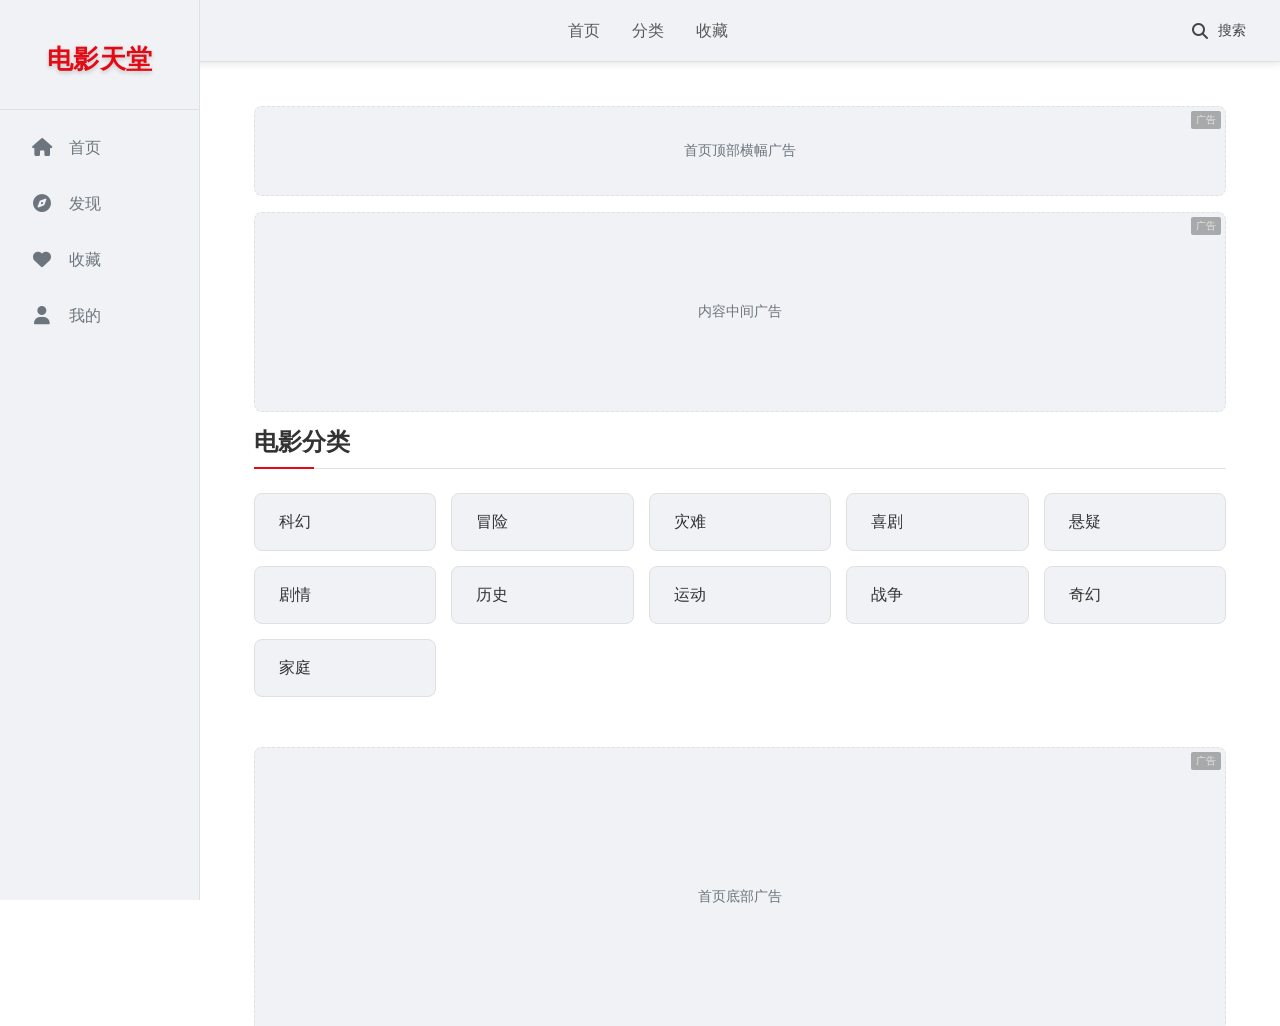
<file: index copy/index.html>
<!DOCTYPE html><html><head><meta charset="utf-8">
<meta name="viewport" content="width=device-width, initial-scale=1">
<title>电影APP</title>
<style>*,::backdrop,:after,:before{--tw-border-spacing-x:0;--tw-border-spacing-y:0;--tw-translate-x:0;--tw-translate-y:0;--tw-rotate:0;--tw-skew-x:0;--tw-skew-y:0;--tw-scale-x:1;--tw-scale-y:1;--tw-pan-x: ;--tw-pan-y: ;--tw-pinch-zoom: ;--tw-scroll-snap-strictness:proximity;--tw-gradient-from-position: ;--tw-gradient-via-position: ;--tw-gradient-to-position: ;--tw-ordinal: ;--tw-slashed-zero: ;--tw-numeric-figure: ;--tw-numeric-spacing: ;--tw-numeric-fraction: ;--tw-ring-inset: ;--tw-ring-offset-width:0px;--tw-ring-offset-color:#fff;--tw-ring-color:#3b82f680;--tw-ring-offset-shadow:0 0 #0000;--tw-ring-shadow:0 0 #0000;--tw-shadow:0 0 #0000;--tw-shadow-colored:0 0 #0000;--tw-blur: ;--tw-brightness: ;--tw-contrast: ;--tw-grayscale: ;--tw-hue-rotate: ;--tw-invert: ;--tw-saturate: ;--tw-sepia: ;--tw-drop-shadow: ;--tw-backdrop-blur: ;--tw-backdrop-brightness: ;--tw-backdrop-contrast: ;--tw-backdrop-grayscale: ;--tw-backdrop-hue-rotate: ;--tw-backdrop-invert: ;--tw-backdrop-opacity: ;--tw-backdrop-saturate: ;--tw-backdrop-sepia: ;--tw-contain-size: ;--tw-contain-layout: ;--tw-contain-paint: ;--tw-contain-style: }/*! tailwindcss v3.4.17 | MIT License | https://tailwindcss.com*/*,:after,:before{border:0 solid #e5e7eb;box-sizing:border-box}:after,:before{--tw-content:""}:host,html{line-height:1.5;-webkit-text-size-adjust:100%;font-family:ui-sans-serif,system-ui,sans-serif,Apple Color Emoji,Segoe UI Emoji,Segoe UI Symbol,Noto Color Emoji;font-feature-settings:normal;font-variation-settings:normal;-moz-tab-size:4;tab-size:4;-webkit-tap-highlight-color:transparent}body{line-height:inherit;margin:0}hr{border-top-width:1px;color:inherit;height:0}abbr:where([title]){-webkit-text-decoration:underline dotted;text-decoration:underline dotted}h1,h2,h3,h4,h5,h6{font-size:inherit;font-weight:inherit}a{color:inherit;text-decoration:inherit}b,strong{font-weight:bolder}code,kbd,pre,samp{font-family:ui-monospace,SFMono-Regular,Menlo,Monaco,Consolas,Liberation Mono,Courier New,monospace;font-feature-settings:normal;font-size:1em;font-variation-settings:normal}small{font-size:80%}sub,sup{font-size:75%;line-height:0;position:relative;vertical-align:initial}sub{bottom:-.25em}sup{top:-.5em}table{border-collapse:collapse;border-color:inherit;text-indent:0}button,input,optgroup,select,textarea{color:inherit;font-family:inherit;font-feature-settings:inherit;font-size:100%;font-variation-settings:inherit;font-weight:inherit;letter-spacing:inherit;line-height:inherit;margin:0;padding:0}button,select{text-transform:none}button,input:where([type=button]),input:where([type=reset]),input:where([type=submit]){-webkit-appearance:button;background-color:initial;background-image:none}:-moz-focusring{outline:auto}:-moz-ui-invalid{box-shadow:none}progress{vertical-align:initial}::-webkit-inner-spin-button,::-webkit-outer-spin-button{height:auto}[type=search]{-webkit-appearance:textfield;outline-offset:-2px}::-webkit-search-decoration{-webkit-appearance:none}::-webkit-file-upload-button{-webkit-appearance:button;font:inherit}summary{display:list-item}blockquote,dd,dl,figure,h1,h2,h3,h4,h5,h6,hr,p,pre{margin:0}fieldset{margin:0}fieldset,legend{padding:0}menu,ol,ul{list-style:none;margin:0;padding:0}dialog{padding:0}textarea{resize:vertical}input::placeholder,textarea::placeholder{color:#9ca3af;opacity:1}[role=button],button{cursor:pointer}:disabled{cursor:default}audio,canvas,embed,iframe,img,object,svg,video{display:block;vertical-align:middle}img,video{height:auto;max-width:100%}[hidden]:where(:not([hidden=until-found])){display:none}.container{width:100%}@media (min-width:640px){.container{max-width:640px}}@media (min-width:768px){.container{max-width:768px}}@media (min-width:1024px){.container{max-width:1024px}}@media (min-width:1280px){.container{max-width:1280px}}@media (min-width:1536px){.container{max-width:1536px}}.visible{visibility:visible}.fixed{position:fixed}.absolute{position:absolute}.relative{position:relative}.sticky{position:sticky}.bottom-0{bottom:0}.left-0{left:0}.right-0{right:0}.top-0{top:0}.z-20{z-index:20}.z-50{z-index:50}.-mx-1{margin-left:-.25rem;margin-right:-.25rem}.mx-4{margin-left:1rem;margin-right:1rem}.mx-auto{margin-left:auto;margin-right:auto}.mb-1{margin-bottom:.25rem}.mb-2{margin-bottom:.5rem}.mb-3{margin-bottom:.75rem}.mb-4{margin-bottom:1rem}.mb-6{margin-bottom:1.5rem}.mb-8{margin-bottom:2rem}.ml-1{margin-left:.25rem}.ml-5{margin-left:1.25rem}.mr-1{margin-right:.25rem}.mr-4{margin-right:1rem}.mt-1{margin-top:.25rem}.mt-2{margin-top:.5rem}.mt-4{margin-top:1rem}.mt-5{margin-top:1.25rem}.mt-6{margin-top:1.5rem}.block{display:block}.inline{display:inline}.flex{display:flex}.grid{display:grid}.hidden{display:none}.h-10{height:2.5rem}.h-14{height:3.5rem}.h-20{height:5rem}.h-36{height:9rem}.min-h-screen{min-height:100vh}.w-10{width:2.5rem}.w-14{width:3.5rem}.w-20{width:5rem}.w-full{width:100%}.min-w-\[130px\]{min-width:130px}.flex-1{flex:1 1 0%}.flex-shrink{flex-shrink:1}.flex-shrink-0{flex-shrink:0}.flex-grow,.grow{flex-grow:1}.transform{transform:translate(var(--tw-translate-x),var(--tw-translate-y)) rotate(var(--tw-rotate)) skew(var(--tw-skew-x)) skewY(var(--tw-skew-y)) scaleX(var(--tw-scale-x)) scaleY(var(--tw-scale-y))}.cursor-pointer{cursor:pointer}.grid-cols-4{grid-template-columns:repeat(4,minmax(0,1fr))}.flex-wrap{flex-wrap:wrap}.items-center{align-items:center}.justify-end{justify-content:flex-end}.justify-center{justify-content:center}.justify-between{justify-content:space-between}.gap-4{gap:1rem}.gap-6{gap:1.5rem}.overflow-hidden{overflow:hidden}.overflow-x-auto{overflow-x:auto}.truncate{overflow:hidden;text-overflow:ellipsis;white-space:nowrap}.rounded-full{border-radius:9999px}.rounded-lg{border-radius:.5rem}.rounded-xl{border-radius:.75rem}.rounded-r-none{border-bottom-right-radius:0;border-top-right-radius:0}.border{border-width:1px}.border-2{border-width:2px}.border-4{border-width:4px}.border-b{border-bottom-width:1px}.border-b-2{border-bottom-width:2px}.border-\[\#e50914\]{--tw-border-opacity:1;border-color:rgb(229 9 20/var(--tw-border-opacity,1))}.border-white{--tw-border-opacity:1;border-color:rgb(255 255 255/var(--tw-border-opacity,1))}.bg-\[\#07C160\]{--tw-bg-opacity:1;background-color:rgb(7 193 96/var(--tw-bg-opacity,1))}.bg-\[\#1DA1F2\]{--tw-bg-opacity:1;background-color:rgb(29 161 242/var(--tw-bg-opacity,1))}.bg-\[\#E1306C\]{--tw-bg-opacity:1;background-color:rgb(225 48 108/var(--tw-bg-opacity,1))}.bg-\[\#e50914\]{--tw-bg-opacity:1;background-color:rgb(229 9 20/var(--tw-bg-opacity,1))}.bg-gray-700{--tw-bg-opacity:1;background-color:rgb(55 65 81/var(--tw-bg-opacity,1))}.bg-gradient-to-br{background-image:linear-gradient(to bottom right,var(--tw-gradient-stops))}.bg-gradient-to-t{background-image:linear-gradient(to top,var(--tw-gradient-stops))}.from-\[\#1a1d24\]{--tw-gradient-from:#1a1d24 var(--tw-gradient-from-position);--tw-gradient-to:#1a1d2400 var(--tw-gradient-to-position);--tw-gradient-stops:var(--tw-gradient-from),var(--tw-gradient-to)}.from-gray-800{--tw-gradient-from:#1f2937 var(--tw-gradient-from-position);--tw-gradient-to:#1f293700 var(--tw-gradient-to-position);--tw-gradient-stops:var(--tw-gradient-from),var(--tw-gradient-to)}.to-gray-900{--tw-gradient-to:#111827 var(--tw-gradient-to-position)}.to-transparent{--tw-gradient-to:#0000 var(--tw-gradient-to-position)}.bg-cover{background-size:cover}.p-4{padding:1rem}.p-5{padding:1.25rem}.p-6{padding:1.5rem}.px-4{padding-left:1rem;padding-right:1rem}.px-8{padding-left:2rem;padding-right:2rem}.py-1\.5{padding-bottom:.375rem;padding-top:.375rem}.py-2\.5{padding-bottom:.625rem;padding-top:.625rem}.py-3{padding-top:.75rem}.pb-3,.py-3{padding-bottom:.75rem}.pb-8{padding-bottom:2rem}.pt-20{padding-top:5rem}.text-center{text-align:center}.text-2xl{font-size:1.5rem;line-height:2rem}.text-4xl{font-size:2.25rem;line-height:2.5rem}.text-5xl{font-size:3rem;line-height:1}.text-base{font-size:1rem;line-height:1.5rem}.text-lg{font-size:1.125rem;line-height:1.75rem}.text-sm{font-size:.875rem;line-height:1.25rem}.text-xl{font-size:1.25rem;line-height:1.75rem}.text-xs{font-size:.75rem;line-height:1rem}.font-bold{font-weight:700}.font-medium{font-weight:500}.font-semibold{font-weight:600}.text-\[\#e50914\]{--tw-text-opacity:1;color:rgb(229 9 20/var(--tw-text-opacity,1))}.text-blue-400{--tw-text-opacity:1;color:rgb(96 165 250/var(--tw-text-opacity,1))}.text-gray-100{--tw-text-opacity:1;color:rgb(243 244 246/var(--tw-text-opacity,1))}.text-gray-400{--tw-text-opacity:1;color:rgb(156 163 175/var(--tw-text-opacity,1))}.text-gray-500{--tw-text-opacity:1;color:rgb(107 114 128/var(--tw-text-opacity,1))}.text-gray-600{--tw-text-opacity:1;color:rgb(75 85 99/var(--tw-text-opacity,1))}.text-orange-400{--tw-text-opacity:1;color:rgb(251 146 60/var(--tw-text-opacity,1))}.text-purple-400{--tw-text-opacity:1;color:rgb(192 132 252/var(--tw-text-opacity,1))}.text-red-400{--tw-text-opacity:1;color:rgb(248 113 113/var(--tw-text-opacity,1))}.text-secondary{color:var(--text-secondary)}.text-white{--tw-text-opacity:1;color:rgb(255 255 255/var(--tw-text-opacity,1))}.underline{text-decoration-line:underline}.antialiased{-webkit-font-smoothing:antialiased;-moz-osx-font-smoothing:grayscale}.opacity-80{opacity:.8}.shadow{--tw-shadow:0 1px 3px 0 #0000001a,0 1px 2px -1px #0000001a;--tw-shadow-colored:0 1px 3px 0 var(--tw-shadow-color),0 1px 2px -1px var(--tw-shadow-color)}.shadow,.shadow-lg{box-shadow:var(--tw-ring-offset-shadow,0 0 #0000),var(--tw-ring-shadow,0 0 #0000),var(--tw-shadow)}.shadow-lg{--tw-shadow:0 10px 15px -3px #0000001a,0 4px 6px -4px #0000001a;--tw-shadow-colored:0 10px 15px -3px var(--tw-shadow-color),0 4px 6px -4px var(--tw-shadow-color)}.shadow-md{--tw-shadow:0 4px 6px -1px #0000001a,0 2px 4px -2px #0000001a;--tw-shadow-colored:0 4px 6px -1px var(--tw-shadow-color),0 2px 4px -2px var(--tw-shadow-color)}.shadow-md,.shadow-sm{box-shadow:var(--tw-ring-offset-shadow,0 0 #0000),var(--tw-ring-shadow,0 0 #0000),var(--tw-shadow)}.shadow-sm{--tw-shadow:0 1px 2px 0 #0000000d;--tw-shadow-colored:0 1px 2px 0 var(--tw-shadow-color)}.outline{outline-style:solid}.blur{--tw-blur:blur(8px)}.blur,.grayscale{filter:var(--tw-blur) var(--tw-brightness) var(--tw-contrast) var(--tw-grayscale) var(--tw-hue-rotate) var(--tw-invert) var(--tw-saturate) var(--tw-sepia) var(--tw-drop-shadow)}.grayscale{--tw-grayscale:grayscale(100%)}.filter{filter:var(--tw-blur) var(--tw-brightness) var(--tw-contrast) var(--tw-grayscale) var(--tw-hue-rotate) var(--tw-invert) var(--tw-saturate) var(--tw-sepia) var(--tw-drop-shadow)}.backdrop-filter{-webkit-backdrop-filter:var(--tw-backdrop-blur) var(--tw-backdrop-brightness) var(--tw-backdrop-contrast) var(--tw-backdrop-grayscale) var(--tw-backdrop-hue-rotate) var(--tw-backdrop-invert) var(--tw-backdrop-opacity) var(--tw-backdrop-saturate) var(--tw-backdrop-sepia);backdrop-filter:var(--tw-backdrop-blur) var(--tw-backdrop-brightness) var(--tw-backdrop-contrast) var(--tw-backdrop-grayscale) var(--tw-backdrop-hue-rotate) var(--tw-backdrop-invert) var(--tw-backdrop-opacity) var(--tw-backdrop-saturate) var(--tw-backdrop-sepia)}.transition{transition-duration:.15s;transition-property:color,background-color,border-color,text-decoration-color,fill,stroke,opacity,box-shadow,transform,filter,backdrop-filter;transition-timing-function:cubic-bezier(.4,0,.2,1)}.transition-all{transition-duration:.15s;transition-property:all;transition-timing-function:cubic-bezier(.4,0,.2,1)}.transition-colors{transition-duration:.15s;transition-property:color,background-color,border-color,text-decoration-color,fill,stroke;transition-timing-function:cubic-bezier(.4,0,.2,1)}.transition-transform{transition-duration:.15s;transition-property:transform;transition-timing-function:cubic-bezier(.4,0,.2,1)}.duration-200{transition-duration:.2s}.ease-in-out{transition-timing-function:cubic-bezier(.4,0,.2,1)}.hover\:bg-\[\#e50914\]:hover{--tw-bg-opacity:1;background-color:rgb(229 9 20/var(--tw-bg-opacity,1))}.hover\:bg-gray-600:hover{--tw-bg-opacity:1;background-color:rgb(75 85 99/var(--tw-bg-opacity,1))}.hover\:text-gray-300:hover{--tw-text-opacity:1;color:rgb(209 213 219/var(--tw-text-opacity,1))}.hover\:underline:hover{text-decoration-line:underline}.hover\:shadow-lg:hover{--tw-shadow:0 10px 15px -3px #0000001a,0 4px 6px -4px #0000001a;--tw-shadow-colored:0 10px 15px -3px var(--tw-shadow-color),0 4px 6px -4px var(--tw-shadow-color);box-shadow:var(--tw-ring-offset-shadow,0 0 #0000),var(--tw-ring-shadow,0 0 #0000),var(--tw-shadow)}.hover\:brightness-110:hover{--tw-brightness:brightness(1.1);filter:var(--tw-blur) var(--tw-brightness) var(--tw-contrast) var(--tw-grayscale) var(--tw-hue-rotate) var(--tw-invert) var(--tw-saturate) var(--tw-sepia) var(--tw-drop-shadow)}</style>
<style>/*!
 * Font Awesome Free 6.7.2 by @fontawesome - https://fontawesome.com
 * License - https://fontawesome.com/license/free (Icons: CC BY 4.0, Fonts: SIL OFL 1.1, Code: MIT License)
 * Copyright 2024 Fonticons, Inc.
 */.fa{font-family:var(--fa-style-family,"Font Awesome 6 Free");font-weight:var(--fa-style,900)}.fa,.fa-brands,.fa-regular,.fa-solid,.fab,.far,.fas{-moz-osx-font-smoothing:grayscale;-webkit-font-smoothing:antialiased;display:var(--fa-display,inline-block);font-style:normal;font-variant:normal;line-height:1;text-rendering:auto}.fa-brands:before,.fa-regular:before,.fa-solid:before,.fa:before,.fab:before,.far:before,.fas:before{content:var(--fa)}.fa-classic,.fa-regular,.fa-solid,.far,.fas{font-family:Font Awesome\ 6 Free}.fa-brands,.fab{font-family:Font Awesome\ 6 Brands}.fa-1x{font-size:1em}.fa-2x{font-size:2em}.fa-3x{font-size:3em}.fa-4x{font-size:4em}.fa-5x{font-size:5em}.fa-6x{font-size:6em}.fa-7x{font-size:7em}.fa-8x{font-size:8em}.fa-9x{font-size:9em}.fa-10x{font-size:10em}.fa-2xs{font-size:.625em;line-height:.1em;vertical-align:.225em}.fa-xs{font-size:.75em;line-height:.08333em;vertical-align:.125em}.fa-sm{font-size:.875em;line-height:.07143em;vertical-align:.05357em}.fa-lg{font-size:1.25em;line-height:.05em;vertical-align:-.075em}.fa-xl{font-size:1.5em;line-height:.04167em;vertical-align:-.125em}.fa-2xl{font-size:2em;line-height:.03125em;vertical-align:-.1875em}.fa-fw{text-align:center;width:1.25em}.fa-ul{list-style-type:none;margin-left:var(--fa-li-margin,2.5em);padding-left:0}.fa-ul>li{position:relative}.fa-li{left:calc(var(--fa-li-width, 2em)*-1);line-height:inherit;position:absolute;text-align:center;width:var(--fa-li-width,2em)}.fa-border{border-color:var(--fa-border-color,#eee);border-radius:var(--fa-border-radius,.1em);border-style:var(--fa-border-style,solid);border-width:var(--fa-border-width,.08em);padding:var(--fa-border-padding,.2em .25em .15em)}.fa-pull-left{float:left;margin-right:var(--fa-pull-margin,.3em)}.fa-pull-right{float:right;margin-left:var(--fa-pull-margin,.3em)}.fa-beat{animation-delay:var(--fa-animation-delay,0s);animation-direction:var(--fa-animation-direction,normal);animation-duration:var(--fa-animation-duration,1s);animation-iteration-count:var(--fa-animation-iteration-count,infinite);animation-name:fa-beat;animation-timing-function:var(--fa-animation-timing,ease-in-out)}.fa-bounce{animation-delay:var(--fa-animation-delay,0s);animation-direction:var(--fa-animation-direction,normal);animation-duration:var(--fa-animation-duration,1s);animation-iteration-count:var(--fa-animation-iteration-count,infinite);animation-name:fa-bounce;animation-timing-function:var(--fa-animation-timing,cubic-bezier(.28,.84,.42,1))}.fa-fade{animation-iteration-count:var(--fa-animation-iteration-count,infinite);animation-name:fa-fade;animation-timing-function:var(--fa-animation-timing,cubic-bezier(.4,0,.6,1))}.fa-beat-fade,.fa-fade{animation-delay:var(--fa-animation-delay,0s);animation-direction:var(--fa-animation-direction,normal);animation-duration:var(--fa-animation-duration,1s)}.fa-beat-fade{animation-iteration-count:var(--fa-animation-iteration-count,infinite);animation-name:fa-beat-fade;animation-timing-function:var(--fa-animation-timing,cubic-bezier(.4,0,.6,1))}.fa-flip{animation-delay:var(--fa-animation-delay,0s);animation-direction:var(--fa-animation-direction,normal);animation-duration:var(--fa-animation-duration,1s);animation-iteration-count:var(--fa-animation-iteration-count,infinite);animation-name:fa-flip;animation-timing-function:var(--fa-animation-timing,ease-in-out)}.fa-shake{animation-duration:var(--fa-animation-duration,1s);animation-iteration-count:var(--fa-animation-iteration-count,infinite);animation-name:fa-shake;animation-timing-function:var(--fa-animation-timing,linear)}.fa-shake,.fa-spin{animation-delay:var(--fa-animation-delay,0s);animation-direction:var(--fa-animation-direction,normal)}.fa-spin{animation-duration:var(--fa-animation-duration,2s);animation-iteration-count:var(--fa-animation-iteration-count,infinite);animation-name:fa-spin;animation-timing-function:var(--fa-animation-timing,linear)}.fa-spin-reverse{--fa-animation-direction:reverse}.fa-pulse,.fa-spin-pulse{animation-direction:var(--fa-animation-direction,normal);animation-duration:var(--fa-animation-duration,1s);animation-iteration-count:var(--fa-animation-iteration-count,infinite);animation-name:fa-spin;animation-timing-function:var(--fa-animation-timing,steps(8))}@media (prefers-reduced-motion:reduce){.fa-beat,.fa-beat-fade,.fa-bounce,.fa-fade,.fa-flip,.fa-pulse,.fa-shake,.fa-spin,.fa-spin-pulse{animation-delay:-1ms;animation-duration:1ms;animation-iteration-count:1;transition-delay:0s;transition-duration:0s}}@keyframes fa-beat{0%,90%{transform:scale(1)}45%{transform:scale(var(--fa-beat-scale,1.25))}}@keyframes fa-bounce{0%{transform:scale(1) translateY(0)}10%{transform:scale(var(--fa-bounce-start-scale-x,1.1),var(--fa-bounce-start-scale-y,.9)) translateY(0)}30%{transform:scale(var(--fa-bounce-jump-scale-x,.9),var(--fa-bounce-jump-scale-y,1.1)) translateY(var(--fa-bounce-height,-.5em))}50%{transform:scale(var(--fa-bounce-land-scale-x,1.05),var(--fa-bounce-land-scale-y,.95)) translateY(0)}57%{transform:scale(1) translateY(var(--fa-bounce-rebound,-.125em))}64%{transform:scale(1) translateY(0)}to{transform:scale(1) translateY(0)}}@keyframes fa-fade{50%{opacity:var(--fa-fade-opacity,.4)}}@keyframes fa-beat-fade{0%,to{opacity:var(--fa-beat-fade-opacity,.4);transform:scale(1)}50%{opacity:1;transform:scale(var(--fa-beat-fade-scale,1.125))}}@keyframes fa-flip{50%{transform:rotate3d(var(--fa-flip-x,0),var(--fa-flip-y,1),var(--fa-flip-z,0),var(--fa-flip-angle,-180deg))}}@keyframes fa-shake{0%{transform:rotate(-15deg)}4%{transform:rotate(15deg)}24%,8%{transform:rotate(-18deg)}12%,28%{transform:rotate(18deg)}16%{transform:rotate(-22deg)}20%{transform:rotate(22deg)}32%{transform:rotate(-12deg)}36%{transform:rotate(12deg)}40%,to{transform:rotate(0)}}@keyframes fa-spin{0%{transform:rotate(0)}to{transform:rotate(1turn)}}.fa-rotate-90{transform:rotate(90deg)}.fa-rotate-180{transform:rotate(180deg)}.fa-rotate-270{transform:rotate(270deg)}.fa-flip-horizontal{transform:scaleX(-1)}.fa-flip-vertical{transform:scaleY(-1)}.fa-flip-both,.fa-flip-horizontal.fa-flip-vertical{transform:scale(-1)}.fa-rotate-by{transform:rotate(var(--fa-rotate-angle,0))}.fa-stack{display:inline-block;height:2em;line-height:2em;position:relative;vertical-align:middle;width:2.5em}.fa-stack-1x,.fa-stack-2x{left:0;position:absolute;text-align:center;width:100%;z-index:var(--fa-stack-z-index,auto)}.fa-stack-1x{line-height:inherit}.fa-stack-2x{font-size:2em}.fa-inverse{color:var(--fa-inverse,#fff)}.fa-0{--fa:"0"}.fa-1{--fa:"1"}.fa-2{--fa:"2"}.fa-3{--fa:"3"}.fa-4{--fa:"4"}.fa-5{--fa:"5"}.fa-6{--fa:"6"}.fa-7{--fa:"7"}.fa-8{--fa:"8"}.fa-9{--fa:"9"}.fa-fill-drip{--fa:""}.fa-arrows-to-circle{--fa:""}.fa-chevron-circle-right,.fa-circle-chevron-right{--fa:""}.fa-at{--fa:"@"}.fa-trash-alt,.fa-trash-can{--fa:""}.fa-text-height{--fa:""}.fa-user-times,.fa-user-xmark{--fa:""}.fa-stethoscope{--fa:""}.fa-comment-alt,.fa-message{--fa:""}.fa-info{--fa:""}.fa-compress-alt,.fa-down-left-and-up-right-to-center{--fa:""}.fa-explosion{--fa:""}.fa-file-alt,.fa-file-lines,.fa-file-text{--fa:""}.fa-wave-square{--fa:""}.fa-ring{--fa:""}.fa-building-un{--fa:""}.fa-dice-three{--fa:""}.fa-calendar-alt,.fa-calendar-days{--fa:""}.fa-anchor-circle-check{--fa:""}.fa-building-circle-arrow-right{--fa:""}.fa-volleyball,.fa-volleyball-ball{--fa:""}.fa-arrows-up-to-line{--fa:""}.fa-sort-desc,.fa-sort-down{--fa:""}.fa-circle-minus,.fa-minus-circle{--fa:""}.fa-door-open{--fa:""}.fa-right-from-bracket,.fa-sign-out-alt{--fa:""}.fa-atom{--fa:""}.fa-soap{--fa:""}.fa-heart-music-camera-bolt,.fa-icons{--fa:""}.fa-microphone-alt-slash,.fa-microphone-lines-slash{--fa:""}.fa-bridge-circle-check{--fa:""}.fa-pump-medical{--fa:""}.fa-fingerprint{--fa:""}.fa-hand-point-right{--fa:""}.fa-magnifying-glass-location,.fa-search-location{--fa:""}.fa-forward-step,.fa-step-forward{--fa:""}.fa-face-smile-beam,.fa-smile-beam{--fa:""}.fa-flag-checkered{--fa:""}.fa-football,.fa-football-ball{--fa:""}.fa-school-circle-exclamation{--fa:""}.fa-crop{--fa:""}.fa-angle-double-down,.fa-angles-down{--fa:""}.fa-users-rectangle{--fa:""}.fa-people-roof{--fa:""}.fa-people-line{--fa:""}.fa-beer,.fa-beer-mug-empty{--fa:""}.fa-diagram-predecessor{--fa:""}.fa-arrow-up-long,.fa-long-arrow-up{--fa:""}.fa-burn,.fa-fire-flame-simple{--fa:""}.fa-male,.fa-person{--fa:""}.fa-laptop{--fa:""}.fa-file-csv{--fa:""}.fa-menorah{--fa:""}.fa-truck-plane{--fa:""}.fa-record-vinyl{--fa:""}.fa-face-grin-stars,.fa-grin-stars{--fa:""}.fa-bong{--fa:""}.fa-pastafarianism,.fa-spaghetti-monster-flying{--fa:""}.fa-arrow-down-up-across-line{--fa:""}.fa-spoon,.fa-utensil-spoon{--fa:""}.fa-jar-wheat{--fa:""}.fa-envelopes-bulk,.fa-mail-bulk{--fa:""}.fa-file-circle-exclamation{--fa:""}.fa-circle-h,.fa-hospital-symbol{--fa:""}.fa-pager{--fa:""}.fa-address-book,.fa-contact-book{--fa:""}.fa-strikethrough{--fa:""}.fa-k{--fa:"K"}.fa-landmark-flag{--fa:""}.fa-pencil,.fa-pencil-alt{--fa:""}.fa-backward{--fa:""}.fa-caret-right{--fa:""}.fa-comments{--fa:""}.fa-file-clipboard,.fa-paste{--fa:""}.fa-code-pull-request{--fa:""}.fa-clipboard-list{--fa:""}.fa-truck-loading,.fa-truck-ramp-box{--fa:""}.fa-user-check{--fa:""}.fa-vial-virus{--fa:""}.fa-sheet-plastic{--fa:""}.fa-blog{--fa:""}.fa-user-ninja{--fa:""}.fa-person-arrow-up-from-line{--fa:""}.fa-scroll-torah,.fa-torah{--fa:""}.fa-broom-ball,.fa-quidditch,.fa-quidditch-broom-ball{--fa:""}.fa-toggle-off{--fa:""}.fa-archive,.fa-box-archive{--fa:""}.fa-person-drowning{--fa:""}.fa-arrow-down-9-1,.fa-sort-numeric-desc,.fa-sort-numeric-down-alt{--fa:""}.fa-face-grin-tongue-squint,.fa-grin-tongue-squint{--fa:""}.fa-spray-can{--fa:""}.fa-truck-monster{--fa:""}.fa-w{--fa:"W"}.fa-earth-africa,.fa-globe-africa{--fa:""}.fa-rainbow{--fa:""}.fa-circle-notch{--fa:""}.fa-tablet-alt,.fa-tablet-screen-button{--fa:""}.fa-paw{--fa:""}.fa-cloud{--fa:""}.fa-trowel-bricks{--fa:""}.fa-face-flushed,.fa-flushed{--fa:""}.fa-hospital-user{--fa:""}.fa-tent-arrow-left-right{--fa:""}.fa-gavel,.fa-legal{--fa:""}.fa-binoculars{--fa:""}.fa-microphone-slash{--fa:""}.fa-box-tissue{--fa:""}.fa-motorcycle{--fa:""}.fa-bell-concierge,.fa-concierge-bell{--fa:""}.fa-pen-ruler,.fa-pencil-ruler{--fa:""}.fa-people-arrows,.fa-people-arrows-left-right{--fa:""}.fa-mars-and-venus-burst{--fa:""}.fa-caret-square-right,.fa-square-caret-right{--fa:""}.fa-cut,.fa-scissors{--fa:""}.fa-sun-plant-wilt{--fa:""}.fa-toilets-portable{--fa:""}.fa-hockey-puck{--fa:""}.fa-table{--fa:""}.fa-magnifying-glass-arrow-right{--fa:""}.fa-digital-tachograph,.fa-tachograph-digital{--fa:""}.fa-users-slash{--fa:""}.fa-clover{--fa:""}.fa-mail-reply,.fa-reply{--fa:""}.fa-star-and-crescent{--fa:""}.fa-house-fire{--fa:""}.fa-minus-square,.fa-square-minus{--fa:""}.fa-helicopter{--fa:""}.fa-compass{--fa:""}.fa-caret-square-down,.fa-square-caret-down{--fa:""}.fa-file-circle-question{--fa:""}.fa-laptop-code{--fa:""}.fa-swatchbook{--fa:""}.fa-prescription-bottle{--fa:""}.fa-bars,.fa-navicon{--fa:""}.fa-people-group{--fa:""}.fa-hourglass-3,.fa-hourglass-end{--fa:""}.fa-heart-broken,.fa-heart-crack{--fa:""}.fa-external-link-square-alt,.fa-square-up-right{--fa:""}.fa-face-kiss-beam,.fa-kiss-beam{--fa:""}.fa-film{--fa:""}.fa-ruler-horizontal{--fa:""}.fa-people-robbery{--fa:""}.fa-lightbulb{--fa:""}.fa-caret-left{--fa:""}.fa-circle-exclamation,.fa-exclamation-circle{--fa:""}.fa-school-circle-xmark{--fa:""}.fa-arrow-right-from-bracket,.fa-sign-out{--fa:""}.fa-chevron-circle-down,.fa-circle-chevron-down{--fa:""}.fa-unlock-alt,.fa-unlock-keyhole{--fa:""}.fa-cloud-showers-heavy{--fa:""}.fa-headphones-alt,.fa-headphones-simple{--fa:""}.fa-sitemap{--fa:""}.fa-circle-dollar-to-slot,.fa-donate{--fa:""}.fa-memory{--fa:""}.fa-road-spikes{--fa:""}.fa-fire-burner{--fa:""}.fa-flag{--fa:""}.fa-hanukiah{--fa:""}.fa-feather{--fa:""}.fa-volume-down,.fa-volume-low{--fa:""}.fa-comment-slash{--fa:""}.fa-cloud-sun-rain{--fa:""}.fa-compress{--fa:""}.fa-wheat-alt,.fa-wheat-awn{--fa:""}.fa-ankh{--fa:""}.fa-hands-holding-child{--fa:""}.fa-asterisk{--fa:"*"}.fa-check-square,.fa-square-check{--fa:""}.fa-peseta-sign{--fa:""}.fa-header,.fa-heading{--fa:""}.fa-ghost{--fa:""}.fa-list,.fa-list-squares{--fa:""}.fa-phone-square-alt,.fa-square-phone-flip{--fa:""}.fa-cart-plus{--fa:""}.fa-gamepad{--fa:""}.fa-circle-dot,.fa-dot-circle{--fa:""}.fa-dizzy,.fa-face-dizzy{--fa:""}.fa-egg{--fa:""}.fa-house-medical-circle-xmark{--fa:""}.fa-campground{--fa:""}.fa-folder-plus{--fa:""}.fa-futbol,.fa-futbol-ball,.fa-soccer-ball{--fa:""}.fa-paint-brush,.fa-paintbrush{--fa:""}.fa-lock{--fa:""}.fa-gas-pump{--fa:""}.fa-hot-tub,.fa-hot-tub-person{--fa:""}.fa-map-location,.fa-map-marked{--fa:""}.fa-house-flood-water{--fa:""}.fa-tree{--fa:""}.fa-bridge-lock{--fa:""}.fa-sack-dollar{--fa:""}.fa-edit,.fa-pen-to-square{--fa:""}.fa-car-side{--fa:""}.fa-share-alt,.fa-share-nodes{--fa:""}.fa-heart-circle-minus{--fa:""}.fa-hourglass-2,.fa-hourglass-half{--fa:""}.fa-microscope{--fa:""}.fa-sink{--fa:""}.fa-bag-shopping,.fa-shopping-bag{--fa:""}.fa-arrow-down-z-a,.fa-sort-alpha-desc,.fa-sort-alpha-down-alt{--fa:""}.fa-mitten{--fa:""}.fa-person-rays{--fa:""}.fa-users{--fa:""}.fa-eye-slash{--fa:""}.fa-flask-vial{--fa:""}.fa-hand,.fa-hand-paper{--fa:""}.fa-om{--fa:""}.fa-worm{--fa:""}.fa-house-circle-xmark{--fa:""}.fa-plug{--fa:""}.fa-chevron-up{--fa:""}.fa-hand-spock{--fa:""}.fa-stopwatch{--fa:""}.fa-face-kiss,.fa-kiss{--fa:""}.fa-bridge-circle-xmark{--fa:""}.fa-face-grin-tongue,.fa-grin-tongue{--fa:""}.fa-chess-bishop{--fa:""}.fa-face-grin-wink,.fa-grin-wink{--fa:""}.fa-deaf,.fa-deafness,.fa-ear-deaf,.fa-hard-of-hearing{--fa:""}.fa-road-circle-check{--fa:""}.fa-dice-five{--fa:""}.fa-rss-square,.fa-square-rss{--fa:""}.fa-land-mine-on{--fa:""}.fa-i-cursor{--fa:""}.fa-stamp{--fa:""}.fa-stairs{--fa:""}.fa-i{--fa:"I"}.fa-hryvnia,.fa-hryvnia-sign{--fa:""}.fa-pills{--fa:""}.fa-face-grin-wide,.fa-grin-alt{--fa:""}.fa-tooth{--fa:""}.fa-v{--fa:"V"}.fa-bangladeshi-taka-sign{--fa:""}.fa-bicycle{--fa:""}.fa-rod-asclepius,.fa-rod-snake,.fa-staff-aesculapius,.fa-staff-snake{--fa:""}.fa-head-side-cough-slash{--fa:""}.fa-ambulance,.fa-truck-medical{--fa:""}.fa-wheat-awn-circle-exclamation{--fa:""}.fa-snowman{--fa:""}.fa-mortar-pestle{--fa:""}.fa-road-barrier{--fa:""}.fa-school{--fa:""}.fa-igloo{--fa:""}.fa-joint{--fa:""}.fa-angle-right{--fa:""}.fa-horse{--fa:""}.fa-q{--fa:"Q"}.fa-g{--fa:"G"}.fa-notes-medical{--fa:""}.fa-temperature-2,.fa-temperature-half,.fa-thermometer-2,.fa-thermometer-half{--fa:""}.fa-dong-sign{--fa:""}.fa-capsules{--fa:""}.fa-poo-bolt,.fa-poo-storm{--fa:""}.fa-face-frown-open,.fa-frown-open{--fa:""}.fa-hand-point-up{--fa:""}.fa-money-bill{--fa:""}.fa-bookmark{--fa:""}.fa-align-justify{--fa:""}.fa-umbrella-beach{--fa:""}.fa-helmet-un{--fa:""}.fa-bullseye{--fa:""}.fa-bacon{--fa:""}.fa-hand-point-down{--fa:""}.fa-arrow-up-from-bracket{--fa:""}.fa-folder,.fa-folder-blank{--fa:""}.fa-file-medical-alt,.fa-file-waveform{--fa:""}.fa-radiation{--fa:""}.fa-chart-simple{--fa:""}.fa-mars-stroke{--fa:""}.fa-vial{--fa:""}.fa-dashboard,.fa-gauge,.fa-gauge-med,.fa-tachometer-alt-average{--fa:""}.fa-magic-wand-sparkles,.fa-wand-magic-sparkles{--fa:""}.fa-e{--fa:"E"}.fa-pen-alt,.fa-pen-clip{--fa:""}.fa-bridge-circle-exclamation{--fa:""}.fa-user{--fa:""}.fa-school-circle-check{--fa:""}.fa-dumpster{--fa:""}.fa-shuttle-van,.fa-van-shuttle{--fa:""}.fa-building-user{--fa:""}.fa-caret-square-left,.fa-square-caret-left{--fa:""}.fa-highlighter{--fa:""}.fa-key{--fa:""}.fa-bullhorn{--fa:""}.fa-globe{--fa:""}.fa-synagogue{--fa:""}.fa-person-half-dress{--fa:""}.fa-road-bridge{--fa:""}.fa-location-arrow{--fa:""}.fa-c{--fa:"C"}.fa-tablet-button{--fa:""}.fa-building-lock{--fa:""}.fa-pizza-slice{--fa:""}.fa-money-bill-wave{--fa:""}.fa-area-chart,.fa-chart-area{--fa:""}.fa-house-flag{--fa:""}.fa-person-circle-minus{--fa:""}.fa-ban,.fa-cancel{--fa:""}.fa-camera-rotate{--fa:""}.fa-air-freshener,.fa-spray-can-sparkles{--fa:""}.fa-star{--fa:""}.fa-repeat{--fa:""}.fa-cross{--fa:""}.fa-box{--fa:""}.fa-venus-mars{--fa:""}.fa-arrow-pointer,.fa-mouse-pointer{--fa:""}.fa-expand-arrows-alt,.fa-maximize{--fa:""}.fa-charging-station{--fa:""}.fa-shapes,.fa-triangle-circle-square{--fa:""}.fa-random,.fa-shuffle{--fa:""}.fa-person-running,.fa-running{--fa:""}.fa-mobile-retro{--fa:""}.fa-grip-lines-vertical{--fa:""}.fa-spider{--fa:""}.fa-hands-bound{--fa:""}.fa-file-invoice-dollar{--fa:""}.fa-plane-circle-exclamation{--fa:""}.fa-x-ray{--fa:""}.fa-spell-check{--fa:""}.fa-slash{--fa:""}.fa-computer-mouse,.fa-mouse{--fa:""}.fa-arrow-right-to-bracket,.fa-sign-in{--fa:""}.fa-shop-slash,.fa-store-alt-slash{--fa:""}.fa-server{--fa:""}.fa-virus-covid-slash{--fa:""}.fa-shop-lock{--fa:""}.fa-hourglass-1,.fa-hourglass-start{--fa:""}.fa-blender-phone{--fa:""}.fa-building-wheat{--fa:""}.fa-person-breastfeeding{--fa:""}.fa-right-to-bracket,.fa-sign-in-alt{--fa:""}.fa-venus{--fa:""}.fa-passport{--fa:""}.fa-thumb-tack-slash,.fa-thumbtack-slash{--fa:""}.fa-heart-pulse,.fa-heartbeat{--fa:""}.fa-people-carry,.fa-people-carry-box{--fa:""}.fa-temperature-high{--fa:""}.fa-microchip{--fa:""}.fa-crown{--fa:""}.fa-weight-hanging{--fa:""}.fa-xmarks-lines{--fa:""}.fa-file-prescription{--fa:""}.fa-weight,.fa-weight-scale{--fa:""}.fa-user-friends,.fa-user-group{--fa:""}.fa-arrow-up-a-z,.fa-sort-alpha-up{--fa:""}.fa-chess-knight{--fa:""}.fa-face-laugh-squint,.fa-laugh-squint{--fa:""}.fa-wheelchair{--fa:""}.fa-arrow-circle-up,.fa-circle-arrow-up{--fa:""}.fa-toggle-on{--fa:""}.fa-person-walking,.fa-walking{--fa:""}.fa-l{--fa:"L"}.fa-fire{--fa:""}.fa-bed-pulse,.fa-procedures{--fa:""}.fa-shuttle-space,.fa-space-shuttle{--fa:""}.fa-face-laugh,.fa-laugh{--fa:""}.fa-folder-open{--fa:""}.fa-heart-circle-plus{--fa:""}.fa-code-fork{--fa:""}.fa-city{--fa:""}.fa-microphone-alt,.fa-microphone-lines{--fa:""}.fa-pepper-hot{--fa:""}.fa-unlock{--fa:""}.fa-colon-sign{--fa:""}.fa-headset{--fa:""}.fa-store-slash{--fa:""}.fa-road-circle-xmark{--fa:""}.fa-user-minus{--fa:""}.fa-mars-stroke-up,.fa-mars-stroke-v{--fa:""}.fa-champagne-glasses,.fa-glass-cheers{--fa:""}.fa-clipboard{--fa:""}.fa-house-circle-exclamation{--fa:""}.fa-file-arrow-up,.fa-file-upload{--fa:""}.fa-wifi,.fa-wifi-3,.fa-wifi-strong{--fa:""}.fa-bath,.fa-bathtub{--fa:""}.fa-underline{--fa:""}.fa-user-edit,.fa-user-pen{--fa:""}.fa-signature{--fa:""}.fa-stroopwafel{--fa:""}.fa-bold{--fa:""}.fa-anchor-lock{--fa:""}.fa-building-ngo{--fa:""}.fa-manat-sign{--fa:""}.fa-not-equal{--fa:""}.fa-border-style,.fa-border-top-left{--fa:""}.fa-map-location-dot,.fa-map-marked-alt{--fa:""}.fa-jedi{--fa:""}.fa-poll,.fa-square-poll-vertical{--fa:""}.fa-mug-hot{--fa:""}.fa-battery-car,.fa-car-battery{--fa:""}.fa-gift{--fa:""}.fa-dice-two{--fa:""}.fa-chess-queen{--fa:""}.fa-glasses{--fa:""}.fa-chess-board{--fa:""}.fa-building-circle-check{--fa:""}.fa-person-chalkboard{--fa:""}.fa-mars-stroke-h,.fa-mars-stroke-right{--fa:""}.fa-hand-back-fist,.fa-hand-rock{--fa:""}.fa-caret-square-up,.fa-square-caret-up{--fa:""}.fa-cloud-showers-water{--fa:""}.fa-bar-chart,.fa-chart-bar{--fa:""}.fa-hands-bubbles,.fa-hands-wash{--fa:""}.fa-less-than-equal{--fa:""}.fa-train{--fa:""}.fa-eye-low-vision,.fa-low-vision{--fa:""}.fa-crow{--fa:""}.fa-sailboat{--fa:""}.fa-window-restore{--fa:""}.fa-plus-square,.fa-square-plus{--fa:""}.fa-torii-gate{--fa:""}.fa-frog{--fa:""}.fa-bucket{--fa:""}.fa-image{--fa:""}.fa-microphone{--fa:""}.fa-cow{--fa:""}.fa-caret-up{--fa:""}.fa-screwdriver{--fa:""}.fa-folder-closed{--fa:""}.fa-house-tsunami{--fa:""}.fa-square-nfi{--fa:""}.fa-arrow-up-from-ground-water{--fa:""}.fa-glass-martini-alt,.fa-martini-glass{--fa:""}.fa-square-binary{--fa:""}.fa-rotate-back,.fa-rotate-backward,.fa-rotate-left,.fa-undo-alt{--fa:""}.fa-columns,.fa-table-columns{--fa:""}.fa-lemon{--fa:""}.fa-head-side-mask{--fa:""}.fa-handshake{--fa:""}.fa-gem{--fa:""}.fa-dolly,.fa-dolly-box{--fa:""}.fa-smoking{--fa:""}.fa-compress-arrows-alt,.fa-minimize{--fa:""}.fa-monument{--fa:""}.fa-snowplow{--fa:""}.fa-angle-double-right,.fa-angles-right{--fa:""}.fa-cannabis{--fa:""}.fa-circle-play,.fa-play-circle{--fa:""}.fa-tablets{--fa:""}.fa-ethernet{--fa:""}.fa-eur,.fa-euro,.fa-euro-sign{--fa:""}.fa-chair{--fa:""}.fa-check-circle,.fa-circle-check{--fa:""}.fa-circle-stop,.fa-stop-circle{--fa:""}.fa-compass-drafting,.fa-drafting-compass{--fa:""}.fa-plate-wheat{--fa:""}.fa-icicles{--fa:""}.fa-person-shelter{--fa:""}.fa-neuter{--fa:""}.fa-id-badge{--fa:""}.fa-marker{--fa:""}.fa-face-laugh-beam,.fa-laugh-beam{--fa:""}.fa-helicopter-symbol{--fa:""}.fa-universal-access{--fa:""}.fa-chevron-circle-up,.fa-circle-chevron-up{--fa:""}.fa-lari-sign{--fa:""}.fa-volcano{--fa:""}.fa-person-walking-dashed-line-arrow-right{--fa:""}.fa-gbp,.fa-pound-sign,.fa-sterling-sign{--fa:""}.fa-viruses{--fa:""}.fa-square-person-confined{--fa:""}.fa-user-tie{--fa:""}.fa-arrow-down-long,.fa-long-arrow-down{--fa:""}.fa-tent-arrow-down-to-line{--fa:""}.fa-certificate{--fa:""}.fa-mail-reply-all,.fa-reply-all{--fa:""}.fa-suitcase{--fa:""}.fa-person-skating,.fa-skating{--fa:""}.fa-filter-circle-dollar,.fa-funnel-dollar{--fa:""}.fa-camera-retro{--fa:""}.fa-arrow-circle-down,.fa-circle-arrow-down{--fa:""}.fa-arrow-right-to-file,.fa-file-import{--fa:""}.fa-external-link-square,.fa-square-arrow-up-right{--fa:""}.fa-box-open{--fa:""}.fa-scroll{--fa:""}.fa-spa{--fa:""}.fa-location-pin-lock{--fa:""}.fa-pause{--fa:""}.fa-hill-avalanche{--fa:""}.fa-temperature-0,.fa-temperature-empty,.fa-thermometer-0,.fa-thermometer-empty{--fa:""}.fa-bomb{--fa:""}.fa-registered{--fa:""}.fa-address-card,.fa-contact-card,.fa-vcard{--fa:""}.fa-balance-scale-right,.fa-scale-unbalanced-flip{--fa:""}.fa-subscript{--fa:""}.fa-diamond-turn-right,.fa-directions{--fa:""}.fa-burst{--fa:""}.fa-house-laptop,.fa-laptop-house{--fa:""}.fa-face-tired,.fa-tired{--fa:""}.fa-money-bills{--fa:""}.fa-smog{--fa:""}.fa-crutch{--fa:""}.fa-cloud-arrow-up,.fa-cloud-upload,.fa-cloud-upload-alt{--fa:""}.fa-palette{--fa:""}.fa-arrows-turn-right{--fa:""}.fa-vest{--fa:""}.fa-ferry{--fa:""}.fa-arrows-down-to-people{--fa:""}.fa-seedling,.fa-sprout{--fa:""}.fa-arrows-alt-h,.fa-left-right{--fa:""}.fa-boxes-packing{--fa:""}.fa-arrow-circle-left,.fa-circle-arrow-left{--fa:""}.fa-group-arrows-rotate{--fa:""}.fa-bowl-food{--fa:""}.fa-candy-cane{--fa:""}.fa-arrow-down-wide-short,.fa-sort-amount-asc,.fa-sort-amount-down{--fa:""}.fa-cloud-bolt,.fa-thunderstorm{--fa:""}.fa-remove-format,.fa-text-slash{--fa:""}.fa-face-smile-wink,.fa-smile-wink{--fa:""}.fa-file-word{--fa:""}.fa-file-powerpoint{--fa:""}.fa-arrows-h,.fa-arrows-left-right{--fa:""}.fa-house-lock{--fa:""}.fa-cloud-arrow-down,.fa-cloud-download,.fa-cloud-download-alt{--fa:""}.fa-children{--fa:""}.fa-blackboard,.fa-chalkboard{--fa:""}.fa-user-alt-slash,.fa-user-large-slash{--fa:""}.fa-envelope-open{--fa:""}.fa-handshake-alt-slash,.fa-handshake-simple-slash{--fa:""}.fa-mattress-pillow{--fa:""}.fa-guarani-sign{--fa:""}.fa-arrows-rotate,.fa-refresh,.fa-sync{--fa:""}.fa-fire-extinguisher{--fa:""}.fa-cruzeiro-sign{--fa:""}.fa-greater-than-equal{--fa:""}.fa-shield-alt,.fa-shield-halved{--fa:""}.fa-atlas,.fa-book-atlas{--fa:""}.fa-virus{--fa:""}.fa-envelope-circle-check{--fa:""}.fa-layer-group{--fa:""}.fa-arrows-to-dot{--fa:""}.fa-archway{--fa:""}.fa-heart-circle-check{--fa:""}.fa-house-chimney-crack,.fa-house-damage{--fa:""}.fa-file-archive,.fa-file-zipper{--fa:""}.fa-square{--fa:""}.fa-glass-martini,.fa-martini-glass-empty{--fa:""}.fa-couch{--fa:""}.fa-cedi-sign{--fa:""}.fa-italic{--fa:""}.fa-table-cells-column-lock{--fa:""}.fa-church{--fa:""}.fa-comments-dollar{--fa:""}.fa-democrat{--fa:""}.fa-z{--fa:"Z"}.fa-person-skiing,.fa-skiing{--fa:""}.fa-road-lock{--fa:""}.fa-a{--fa:"A"}.fa-temperature-arrow-down,.fa-temperature-down{--fa:""}.fa-feather-alt,.fa-feather-pointed{--fa:""}.fa-p{--fa:"P"}.fa-snowflake{--fa:""}.fa-newspaper{--fa:""}.fa-ad,.fa-rectangle-ad{--fa:""}.fa-arrow-circle-right,.fa-circle-arrow-right{--fa:""}.fa-filter-circle-xmark{--fa:""}.fa-locust{--fa:""}.fa-sort,.fa-unsorted{--fa:""}.fa-list-1-2,.fa-list-numeric,.fa-list-ol{--fa:""}.fa-person-dress-burst{--fa:""}.fa-money-check-alt,.fa-money-check-dollar{--fa:""}.fa-vector-square{--fa:""}.fa-bread-slice{--fa:""}.fa-language{--fa:""}.fa-face-kiss-wink-heart,.fa-kiss-wink-heart{--fa:""}.fa-filter{--fa:""}.fa-question{--fa:"?"}.fa-file-signature{--fa:""}.fa-arrows-alt,.fa-up-down-left-right{--fa:""}.fa-house-chimney-user{--fa:""}.fa-hand-holding-heart{--fa:""}.fa-puzzle-piece{--fa:""}.fa-money-check{--fa:""}.fa-star-half-alt,.fa-star-half-stroke{--fa:""}.fa-code{--fa:""}.fa-glass-whiskey,.fa-whiskey-glass{--fa:""}.fa-building-circle-exclamation{--fa:""}.fa-magnifying-glass-chart{--fa:""}.fa-arrow-up-right-from-square,.fa-external-link{--fa:""}.fa-cubes-stacked{--fa:""}.fa-krw,.fa-won,.fa-won-sign{--fa:""}.fa-virus-covid{--fa:""}.fa-austral-sign{--fa:""}.fa-f{--fa:"F"}.fa-leaf{--fa:""}.fa-road{--fa:""}.fa-cab,.fa-taxi{--fa:""}.fa-person-circle-plus{--fa:""}.fa-chart-pie,.fa-pie-chart{--fa:""}.fa-bolt-lightning{--fa:""}.fa-sack-xmark{--fa:""}.fa-file-excel{--fa:""}.fa-file-contract{--fa:""}.fa-fish-fins{--fa:""}.fa-building-flag{--fa:""}.fa-face-grin-beam,.fa-grin-beam{--fa:""}.fa-object-ungroup{--fa:""}.fa-poop{--fa:""}.fa-location-pin,.fa-map-marker{--fa:""}.fa-kaaba{--fa:""}.fa-toilet-paper{--fa:""}.fa-hard-hat,.fa-hat-hard,.fa-helmet-safety{--fa:""}.fa-eject{--fa:""}.fa-arrow-alt-circle-right,.fa-circle-right{--fa:""}.fa-plane-circle-check{--fa:""}.fa-face-rolling-eyes,.fa-meh-rolling-eyes{--fa:""}.fa-object-group{--fa:""}.fa-chart-line,.fa-line-chart{--fa:""}.fa-mask-ventilator{--fa:""}.fa-arrow-right{--fa:""}.fa-map-signs,.fa-signs-post{--fa:""}.fa-cash-register{--fa:""}.fa-person-circle-question{--fa:""}.fa-h{--fa:"H"}.fa-tarp{--fa:""}.fa-screwdriver-wrench,.fa-tools{--fa:""}.fa-arrows-to-eye{--fa:""}.fa-plug-circle-bolt{--fa:""}.fa-heart{--fa:""}.fa-mars-and-venus{--fa:""}.fa-home-user,.fa-house-user{--fa:""}.fa-dumpster-fire{--fa:""}.fa-house-crack{--fa:""}.fa-cocktail,.fa-martini-glass-citrus{--fa:""}.fa-face-surprise,.fa-surprise{--fa:""}.fa-bottle-water{--fa:""}.fa-circle-pause,.fa-pause-circle{--fa:""}.fa-toilet-paper-slash{--fa:""}.fa-apple-alt,.fa-apple-whole{--fa:""}.fa-kitchen-set{--fa:""}.fa-r{--fa:"R"}.fa-temperature-1,.fa-temperature-quarter,.fa-thermometer-1,.fa-thermometer-quarter{--fa:""}.fa-cube{--fa:""}.fa-bitcoin-sign{--fa:""}.fa-shield-dog{--fa:""}.fa-solar-panel{--fa:""}.fa-lock-open{--fa:""}.fa-elevator{--fa:""}.fa-money-bill-transfer{--fa:""}.fa-money-bill-trend-up{--fa:""}.fa-house-flood-water-circle-arrow-right{--fa:""}.fa-poll-h,.fa-square-poll-horizontal{--fa:""}.fa-circle{--fa:""}.fa-backward-fast,.fa-fast-backward{--fa:""}.fa-recycle{--fa:""}.fa-user-astronaut{--fa:""}.fa-plane-slash{--fa:""}.fa-trademark{--fa:""}.fa-basketball,.fa-basketball-ball{--fa:""}.fa-satellite-dish{--fa:""}.fa-arrow-alt-circle-up,.fa-circle-up{--fa:""}.fa-mobile-alt,.fa-mobile-screen-button{--fa:""}.fa-volume-high,.fa-volume-up{--fa:""}.fa-users-rays{--fa:""}.fa-wallet{--fa:""}.fa-clipboard-check{--fa:""}.fa-file-audio{--fa:""}.fa-burger,.fa-hamburger{--fa:""}.fa-wrench{--fa:""}.fa-bugs{--fa:""}.fa-rupee,.fa-rupee-sign{--fa:""}.fa-file-image{--fa:""}.fa-circle-question,.fa-question-circle{--fa:""}.fa-plane-departure{--fa:""}.fa-handshake-slash{--fa:""}.fa-book-bookmark{--fa:""}.fa-code-branch{--fa:""}.fa-hat-cowboy{--fa:""}.fa-bridge{--fa:""}.fa-phone-alt,.fa-phone-flip{--fa:""}.fa-truck-front{--fa:""}.fa-cat{--fa:""}.fa-anchor-circle-exclamation{--fa:""}.fa-truck-field{--fa:""}.fa-route{--fa:""}.fa-clipboard-question{--fa:""}.fa-panorama{--fa:""}.fa-comment-medical{--fa:""}.fa-teeth-open{--fa:""}.fa-file-circle-minus{--fa:""}.fa-tags{--fa:""}.fa-wine-glass{--fa:""}.fa-fast-forward,.fa-forward-fast{--fa:""}.fa-face-meh-blank,.fa-meh-blank{--fa:""}.fa-parking,.fa-square-parking{--fa:""}.fa-house-signal{--fa:""}.fa-bars-progress,.fa-tasks-alt{--fa:""}.fa-faucet-drip{--fa:""}.fa-cart-flatbed,.fa-dolly-flatbed{--fa:""}.fa-ban-smoking,.fa-smoking-ban{--fa:""}.fa-terminal{--fa:""}.fa-mobile-button{--fa:""}.fa-house-medical-flag{--fa:""}.fa-basket-shopping,.fa-shopping-basket{--fa:""}.fa-tape{--fa:""}.fa-bus-alt,.fa-bus-simple{--fa:""}.fa-eye{--fa:""}.fa-face-sad-cry,.fa-sad-cry{--fa:""}.fa-audio-description{--fa:""}.fa-person-military-to-person{--fa:""}.fa-file-shield{--fa:""}.fa-user-slash{--fa:""}.fa-pen{--fa:""}.fa-tower-observation{--fa:""}.fa-file-code{--fa:""}.fa-signal,.fa-signal-5,.fa-signal-perfect{--fa:""}.fa-bus{--fa:""}.fa-heart-circle-xmark{--fa:""}.fa-home-lg,.fa-house-chimney{--fa:""}.fa-window-maximize{--fa:""}.fa-face-frown,.fa-frown{--fa:""}.fa-prescription{--fa:""}.fa-shop,.fa-store-alt{--fa:""}.fa-floppy-disk,.fa-save{--fa:""}.fa-vihara{--fa:""}.fa-balance-scale-left,.fa-scale-unbalanced{--fa:""}.fa-sort-asc,.fa-sort-up{--fa:""}.fa-comment-dots,.fa-commenting{--fa:""}.fa-plant-wilt{--fa:""}.fa-diamond{--fa:""}.fa-face-grin-squint,.fa-grin-squint{--fa:""}.fa-hand-holding-dollar,.fa-hand-holding-usd{--fa:""}.fa-chart-diagram{--fa:""}.fa-bacterium{--fa:""}.fa-hand-pointer{--fa:""}.fa-drum-steelpan{--fa:""}.fa-hand-scissors{--fa:""}.fa-hands-praying,.fa-praying-hands{--fa:""}.fa-arrow-right-rotate,.fa-arrow-rotate-forward,.fa-arrow-rotate-right,.fa-redo{--fa:""}.fa-biohazard{--fa:""}.fa-location,.fa-location-crosshairs{--fa:""}.fa-mars-double{--fa:""}.fa-child-dress{--fa:""}.fa-users-between-lines{--fa:""}.fa-lungs-virus{--fa:""}.fa-face-grin-tears,.fa-grin-tears{--fa:""}.fa-phone{--fa:""}.fa-calendar-times,.fa-calendar-xmark{--fa:""}.fa-child-reaching{--fa:""}.fa-head-side-virus{--fa:""}.fa-user-cog,.fa-user-gear{--fa:""}.fa-arrow-up-1-9,.fa-sort-numeric-up{--fa:""}.fa-door-closed{--fa:""}.fa-shield-virus{--fa:""}.fa-dice-six{--fa:""}.fa-mosquito-net{--fa:""}.fa-file-fragment{--fa:""}.fa-bridge-water{--fa:""}.fa-person-booth{--fa:""}.fa-text-width{--fa:""}.fa-hat-wizard{--fa:""}.fa-pen-fancy{--fa:""}.fa-digging,.fa-person-digging{--fa:""}.fa-trash{--fa:""}.fa-gauge-simple,.fa-gauge-simple-med,.fa-tachometer-average{--fa:""}.fa-book-medical{--fa:""}.fa-poo{--fa:""}.fa-quote-right,.fa-quote-right-alt{--fa:""}.fa-shirt,.fa-t-shirt,.fa-tshirt{--fa:""}.fa-cubes{--fa:""}.fa-divide{--fa:""}.fa-tenge,.fa-tenge-sign{--fa:""}.fa-headphones{--fa:""}.fa-hands-holding{--fa:""}.fa-hands-clapping{--fa:""}.fa-republican{--fa:""}.fa-arrow-left{--fa:""}.fa-person-circle-xmark{--fa:""}.fa-ruler{--fa:""}.fa-align-left{--fa:""}.fa-dice-d6{--fa:""}.fa-restroom{--fa:""}.fa-j{--fa:"J"}.fa-users-viewfinder{--fa:""}.fa-file-video{--fa:""}.fa-external-link-alt,.fa-up-right-from-square{--fa:""}.fa-table-cells,.fa-th{--fa:""}.fa-file-pdf{--fa:""}.fa-bible,.fa-book-bible{--fa:""}.fa-o{--fa:"O"}.fa-medkit,.fa-suitcase-medical{--fa:""}.fa-user-secret{--fa:""}.fa-otter{--fa:""}.fa-female,.fa-person-dress{--fa:""}.fa-comment-dollar{--fa:""}.fa-briefcase-clock,.fa-business-time{--fa:""}.fa-table-cells-large,.fa-th-large{--fa:""}.fa-book-tanakh,.fa-tanakh{--fa:""}.fa-phone-volume,.fa-volume-control-phone{--fa:""}.fa-hat-cowboy-side{--fa:""}.fa-clipboard-user{--fa:""}.fa-child{--fa:""}.fa-lira-sign{--fa:""}.fa-satellite{--fa:""}.fa-plane-lock{--fa:""}.fa-tag{--fa:""}.fa-comment{--fa:""}.fa-birthday-cake,.fa-cake,.fa-cake-candles{--fa:""}.fa-envelope{--fa:""}.fa-angle-double-up,.fa-angles-up{--fa:""}.fa-paperclip{--fa:""}.fa-arrow-right-to-city{--fa:""}.fa-ribbon{--fa:""}.fa-lungs{--fa:""}.fa-arrow-up-9-1,.fa-sort-numeric-up-alt{--fa:""}.fa-litecoin-sign{--fa:""}.fa-border-none{--fa:""}.fa-circle-nodes{--fa:""}.fa-parachute-box{--fa:""}.fa-indent{--fa:""}.fa-truck-field-un{--fa:""}.fa-hourglass,.fa-hourglass-empty{--fa:""}.fa-mountain{--fa:""}.fa-user-doctor,.fa-user-md{--fa:""}.fa-circle-info,.fa-info-circle{--fa:""}.fa-cloud-meatball{--fa:""}.fa-camera,.fa-camera-alt{--fa:""}.fa-square-virus{--fa:""}.fa-meteor{--fa:""}.fa-car-on{--fa:""}.fa-sleigh{--fa:""}.fa-arrow-down-1-9,.fa-sort-numeric-asc,.fa-sort-numeric-down{--fa:""}.fa-hand-holding-droplet,.fa-hand-holding-water{--fa:""}.fa-water{--fa:""}.fa-calendar-check{--fa:""}.fa-braille{--fa:""}.fa-prescription-bottle-alt,.fa-prescription-bottle-medical{--fa:""}.fa-landmark{--fa:""}.fa-truck{--fa:""}.fa-crosshairs{--fa:""}.fa-person-cane{--fa:""}.fa-tent{--fa:""}.fa-vest-patches{--fa:""}.fa-check-double{--fa:""}.fa-arrow-down-a-z,.fa-sort-alpha-asc,.fa-sort-alpha-down{--fa:""}.fa-money-bill-wheat{--fa:""}.fa-cookie{--fa:""}.fa-arrow-left-rotate,.fa-arrow-rotate-back,.fa-arrow-rotate-backward,.fa-arrow-rotate-left,.fa-undo{--fa:""}.fa-hard-drive,.fa-hdd{--fa:""}.fa-face-grin-squint-tears,.fa-grin-squint-tears{--fa:""}.fa-dumbbell{--fa:""}.fa-list-alt,.fa-rectangle-list{--fa:""}.fa-tarp-droplet{--fa:""}.fa-house-medical-circle-check{--fa:""}.fa-person-skiing-nordic,.fa-skiing-nordic{--fa:""}.fa-calendar-plus{--fa:""}.fa-plane-arrival{--fa:""}.fa-arrow-alt-circle-left,.fa-circle-left{--fa:""}.fa-subway,.fa-train-subway{--fa:""}.fa-chart-gantt{--fa:""}.fa-indian-rupee,.fa-indian-rupee-sign,.fa-inr{--fa:""}.fa-crop-alt,.fa-crop-simple{--fa:""}.fa-money-bill-1,.fa-money-bill-alt{--fa:""}.fa-left-long,.fa-long-arrow-alt-left{--fa:""}.fa-dna{--fa:""}.fa-virus-slash{--fa:""}.fa-minus,.fa-subtract{--fa:""}.fa-chess{--fa:""}.fa-arrow-left-long,.fa-long-arrow-left{--fa:""}.fa-plug-circle-check{--fa:""}.fa-street-view{--fa:""}.fa-franc-sign{--fa:""}.fa-volume-off{--fa:""}.fa-american-sign-language-interpreting,.fa-asl-interpreting,.fa-hands-american-sign-language-interpreting,.fa-hands-asl-interpreting{--fa:""}.fa-cog,.fa-gear{--fa:""}.fa-droplet-slash,.fa-tint-slash{--fa:""}.fa-mosque{--fa:""}.fa-mosquito{--fa:""}.fa-star-of-david{--fa:""}.fa-person-military-rifle{--fa:""}.fa-cart-shopping,.fa-shopping-cart{--fa:""}.fa-vials{--fa:""}.fa-plug-circle-plus{--fa:""}.fa-place-of-worship{--fa:""}.fa-grip-vertical{--fa:""}.fa-hexagon-nodes{--fa:""}.fa-arrow-turn-up,.fa-level-up{--fa:""}.fa-u{--fa:"U"}.fa-square-root-alt,.fa-square-root-variable{--fa:""}.fa-clock,.fa-clock-four{--fa:""}.fa-backward-step,.fa-step-backward{--fa:""}.fa-pallet{--fa:""}.fa-faucet{--fa:""}.fa-baseball-bat-ball{--fa:""}.fa-s{--fa:"S"}.fa-timeline{--fa:""}.fa-keyboard{--fa:""}.fa-caret-down{--fa:""}.fa-clinic-medical,.fa-house-chimney-medical{--fa:""}.fa-temperature-3,.fa-temperature-three-quarters,.fa-thermometer-3,.fa-thermometer-three-quarters{--fa:""}.fa-mobile-android-alt,.fa-mobile-screen{--fa:""}.fa-plane-up{--fa:""}.fa-piggy-bank{--fa:""}.fa-battery-3,.fa-battery-half{--fa:""}.fa-mountain-city{--fa:""}.fa-coins{--fa:""}.fa-khanda{--fa:""}.fa-sliders,.fa-sliders-h{--fa:""}.fa-folder-tree{--fa:""}.fa-network-wired{--fa:""}.fa-map-pin{--fa:""}.fa-hamsa{--fa:""}.fa-cent-sign{--fa:""}.fa-flask{--fa:""}.fa-person-pregnant{--fa:""}.fa-wand-sparkles{--fa:""}.fa-ellipsis-v,.fa-ellipsis-vertical{--fa:""}.fa-ticket{--fa:""}.fa-power-off{--fa:""}.fa-long-arrow-alt-right,.fa-right-long{--fa:""}.fa-flag-usa{--fa:""}.fa-laptop-file{--fa:""}.fa-teletype,.fa-tty{--fa:""}.fa-diagram-next{--fa:""}.fa-person-rifle{--fa:""}.fa-house-medical-circle-exclamation{--fa:""}.fa-closed-captioning{--fa:""}.fa-hiking,.fa-person-hiking{--fa:""}.fa-venus-double{--fa:""}.fa-images{--fa:""}.fa-calculator{--fa:""}.fa-people-pulling{--fa:""}.fa-n{--fa:"N"}.fa-cable-car,.fa-tram{--fa:""}.fa-cloud-rain{--fa:""}.fa-building-circle-xmark{--fa:""}.fa-ship{--fa:""}.fa-arrows-down-to-line{--fa:""}.fa-download{--fa:""}.fa-face-grin,.fa-grin{--fa:""}.fa-backspace,.fa-delete-left{--fa:""}.fa-eye-dropper,.fa-eye-dropper-empty,.fa-eyedropper{--fa:""}.fa-file-circle-check{--fa:""}.fa-forward{--fa:""}.fa-mobile,.fa-mobile-android,.fa-mobile-phone{--fa:""}.fa-face-meh,.fa-meh{--fa:""}.fa-align-center{--fa:""}.fa-book-dead,.fa-book-skull{--fa:""}.fa-drivers-license,.fa-id-card{--fa:""}.fa-dedent,.fa-outdent{--fa:""}.fa-heart-circle-exclamation{--fa:""}.fa-home,.fa-home-alt,.fa-home-lg-alt,.fa-house{--fa:""}.fa-calendar-week{--fa:""}.fa-laptop-medical{--fa:""}.fa-b{--fa:"B"}.fa-file-medical{--fa:""}.fa-dice-one{--fa:""}.fa-kiwi-bird{--fa:""}.fa-arrow-right-arrow-left,.fa-exchange{--fa:""}.fa-redo-alt,.fa-rotate-forward,.fa-rotate-right{--fa:""}.fa-cutlery,.fa-utensils{--fa:""}.fa-arrow-up-wide-short,.fa-sort-amount-up{--fa:""}.fa-mill-sign{--fa:""}.fa-bowl-rice{--fa:""}.fa-skull{--fa:""}.fa-broadcast-tower,.fa-tower-broadcast{--fa:""}.fa-truck-pickup{--fa:""}.fa-long-arrow-alt-up,.fa-up-long{--fa:""}.fa-stop{--fa:""}.fa-code-merge{--fa:""}.fa-upload{--fa:""}.fa-hurricane{--fa:""}.fa-mound{--fa:""}.fa-toilet-portable{--fa:""}.fa-compact-disc{--fa:""}.fa-file-arrow-down,.fa-file-download{--fa:""}.fa-caravan{--fa:""}.fa-shield-cat{--fa:""}.fa-bolt,.fa-zap{--fa:""}.fa-glass-water{--fa:""}.fa-oil-well{--fa:""}.fa-vault{--fa:""}.fa-mars{--fa:""}.fa-toilet{--fa:""}.fa-plane-circle-xmark{--fa:""}.fa-cny,.fa-jpy,.fa-rmb,.fa-yen,.fa-yen-sign{--fa:""}.fa-rouble,.fa-rub,.fa-ruble,.fa-ruble-sign{--fa:""}.fa-sun{--fa:""}.fa-guitar{--fa:""}.fa-face-laugh-wink,.fa-laugh-wink{--fa:""}.fa-horse-head{--fa:""}.fa-bore-hole{--fa:""}.fa-industry{--fa:""}.fa-arrow-alt-circle-down,.fa-circle-down{--fa:""}.fa-arrows-turn-to-dots{--fa:""}.fa-florin-sign{--fa:""}.fa-arrow-down-short-wide,.fa-sort-amount-desc,.fa-sort-amount-down-alt{--fa:""}.fa-less-than{--fa:"<"}.fa-angle-down{--fa:""}.fa-car-tunnel{--fa:""}.fa-head-side-cough{--fa:""}.fa-grip-lines{--fa:""}.fa-thumbs-down{--fa:""}.fa-user-lock{--fa:""}.fa-arrow-right-long,.fa-long-arrow-right{--fa:""}.fa-anchor-circle-xmark{--fa:""}.fa-ellipsis,.fa-ellipsis-h{--fa:""}.fa-chess-pawn{--fa:""}.fa-first-aid,.fa-kit-medical{--fa:""}.fa-person-through-window{--fa:""}.fa-toolbox{--fa:""}.fa-hands-holding-circle{--fa:""}.fa-bug{--fa:""}.fa-credit-card,.fa-credit-card-alt{--fa:""}.fa-automobile,.fa-car{--fa:""}.fa-hand-holding-hand{--fa:""}.fa-book-open-reader,.fa-book-reader{--fa:""}.fa-mountain-sun{--fa:""}.fa-arrows-left-right-to-line{--fa:""}.fa-dice-d20{--fa:""}.fa-truck-droplet{--fa:""}.fa-file-circle-xmark{--fa:""}.fa-temperature-arrow-up,.fa-temperature-up{--fa:""}.fa-medal{--fa:""}.fa-bed{--fa:""}.fa-h-square,.fa-square-h{--fa:""}.fa-podcast{--fa:""}.fa-temperature-4,.fa-temperature-full,.fa-thermometer-4,.fa-thermometer-full{--fa:""}.fa-bell{--fa:""}.fa-superscript{--fa:""}.fa-plug-circle-xmark{--fa:""}.fa-star-of-life{--fa:""}.fa-phone-slash{--fa:""}.fa-paint-roller{--fa:""}.fa-hands-helping,.fa-handshake-angle{--fa:""}.fa-location-dot,.fa-map-marker-alt{--fa:""}.fa-file{--fa:""}.fa-greater-than{--fa:">"}.fa-person-swimming,.fa-swimmer{--fa:""}.fa-arrow-down{--fa:""}.fa-droplet,.fa-tint{--fa:""}.fa-eraser{--fa:""}.fa-earth,.fa-earth-america,.fa-earth-americas,.fa-globe-americas{--fa:""}.fa-person-burst{--fa:""}.fa-dove{--fa:""}.fa-battery-0,.fa-battery-empty{--fa:""}.fa-socks{--fa:""}.fa-inbox{--fa:""}.fa-section{--fa:""}.fa-gauge-high,.fa-tachometer-alt,.fa-tachometer-alt-fast{--fa:""}.fa-envelope-open-text{--fa:""}.fa-hospital,.fa-hospital-alt,.fa-hospital-wide{--fa:""}.fa-wine-bottle{--fa:""}.fa-chess-rook{--fa:""}.fa-bars-staggered,.fa-reorder,.fa-stream{--fa:""}.fa-dharmachakra{--fa:""}.fa-hotdog{--fa:""}.fa-blind,.fa-person-walking-with-cane{--fa:""}.fa-drum{--fa:""}.fa-ice-cream{--fa:""}.fa-heart-circle-bolt{--fa:""}.fa-fax{--fa:""}.fa-paragraph{--fa:""}.fa-check-to-slot,.fa-vote-yea{--fa:""}.fa-star-half{--fa:""}.fa-boxes,.fa-boxes-alt,.fa-boxes-stacked{--fa:""}.fa-chain,.fa-link{--fa:""}.fa-assistive-listening-systems,.fa-ear-listen{--fa:""}.fa-tree-city{--fa:""}.fa-play{--fa:""}.fa-font{--fa:""}.fa-table-cells-row-lock{--fa:""}.fa-rupiah-sign{--fa:""}.fa-magnifying-glass,.fa-search{--fa:""}.fa-ping-pong-paddle-ball,.fa-table-tennis,.fa-table-tennis-paddle-ball{--fa:""}.fa-diagnoses,.fa-person-dots-from-line{--fa:""}.fa-trash-can-arrow-up,.fa-trash-restore-alt{--fa:""}.fa-naira-sign{--fa:""}.fa-cart-arrow-down{--fa:""}.fa-walkie-talkie{--fa:""}.fa-file-edit,.fa-file-pen{--fa:""}.fa-receipt{--fa:""}.fa-pen-square,.fa-pencil-square,.fa-square-pen{--fa:""}.fa-suitcase-rolling{--fa:""}.fa-person-circle-exclamation{--fa:""}.fa-chevron-down{--fa:""}.fa-battery,.fa-battery-5,.fa-battery-full{--fa:""}.fa-skull-crossbones{--fa:""}.fa-code-compare{--fa:""}.fa-list-dots,.fa-list-ul{--fa:""}.fa-school-lock{--fa:""}.fa-tower-cell{--fa:""}.fa-down-long,.fa-long-arrow-alt-down{--fa:""}.fa-ranking-star{--fa:""}.fa-chess-king{--fa:""}.fa-person-harassing{--fa:""}.fa-brazilian-real-sign{--fa:""}.fa-landmark-alt,.fa-landmark-dome{--fa:""}.fa-arrow-up{--fa:""}.fa-television,.fa-tv,.fa-tv-alt{--fa:""}.fa-shrimp{--fa:""}.fa-list-check,.fa-tasks{--fa:""}.fa-jug-detergent{--fa:""}.fa-circle-user,.fa-user-circle{--fa:""}.fa-user-shield{--fa:""}.fa-wind{--fa:""}.fa-car-burst,.fa-car-crash{--fa:""}.fa-y{--fa:"Y"}.fa-person-snowboarding,.fa-snowboarding{--fa:""}.fa-shipping-fast,.fa-truck-fast{--fa:""}.fa-fish{--fa:""}.fa-user-graduate{--fa:""}.fa-adjust,.fa-circle-half-stroke{--fa:""}.fa-clapperboard{--fa:""}.fa-circle-radiation,.fa-radiation-alt{--fa:""}.fa-baseball,.fa-baseball-ball{--fa:""}.fa-jet-fighter-up{--fa:""}.fa-diagram-project,.fa-project-diagram{--fa:""}.fa-copy{--fa:""}.fa-volume-mute,.fa-volume-times,.fa-volume-xmark{--fa:""}.fa-hand-sparkles{--fa:""}.fa-grip,.fa-grip-horizontal{--fa:""}.fa-share-from-square,.fa-share-square{--fa:""}.fa-child-combatant,.fa-child-rifle{--fa:""}.fa-gun{--fa:""}.fa-phone-square,.fa-square-phone{--fa:""}.fa-add,.fa-plus{--fa:"+"}.fa-expand{--fa:""}.fa-computer{--fa:""}.fa-close,.fa-multiply,.fa-remove,.fa-times,.fa-xmark{--fa:""}.fa-arrows,.fa-arrows-up-down-left-right{--fa:""}.fa-chalkboard-teacher,.fa-chalkboard-user{--fa:""}.fa-peso-sign{--fa:""}.fa-building-shield{--fa:""}.fa-baby{--fa:""}.fa-users-line{--fa:""}.fa-quote-left,.fa-quote-left-alt{--fa:""}.fa-tractor{--fa:""}.fa-trash-arrow-up,.fa-trash-restore{--fa:""}.fa-arrow-down-up-lock{--fa:""}.fa-lines-leaning{--fa:""}.fa-ruler-combined{--fa:""}.fa-copyright{--fa:""}.fa-equals{--fa:"="}.fa-blender{--fa:""}.fa-teeth{--fa:""}.fa-ils,.fa-shekel,.fa-shekel-sign,.fa-sheqel,.fa-sheqel-sign{--fa:""}.fa-map{--fa:""}.fa-rocket{--fa:""}.fa-photo-film,.fa-photo-video{--fa:""}.fa-folder-minus{--fa:""}.fa-hexagon-nodes-bolt{--fa:""}.fa-store{--fa:""}.fa-arrow-trend-up{--fa:""}.fa-plug-circle-minus{--fa:""}.fa-sign,.fa-sign-hanging{--fa:""}.fa-bezier-curve{--fa:""}.fa-bell-slash{--fa:""}.fa-tablet,.fa-tablet-android{--fa:""}.fa-school-flag{--fa:""}.fa-fill{--fa:""}.fa-angle-up{--fa:""}.fa-drumstick-bite{--fa:""}.fa-holly-berry{--fa:""}.fa-chevron-left{--fa:""}.fa-bacteria{--fa:""}.fa-hand-lizard{--fa:""}.fa-notdef{--fa:""}.fa-disease{--fa:""}.fa-briefcase-medical{--fa:""}.fa-genderless{--fa:""}.fa-chevron-right{--fa:""}.fa-retweet{--fa:""}.fa-car-alt,.fa-car-rear{--fa:""}.fa-pump-soap{--fa:""}.fa-video-slash{--fa:""}.fa-battery-2,.fa-battery-quarter{--fa:""}.fa-radio{--fa:""}.fa-baby-carriage,.fa-carriage-baby{--fa:""}.fa-traffic-light{--fa:""}.fa-thermometer{--fa:""}.fa-vr-cardboard{--fa:""}.fa-hand-middle-finger{--fa:""}.fa-percent,.fa-percentage{--fa:"%"}.fa-truck-moving{--fa:""}.fa-glass-water-droplet{--fa:""}.fa-display{--fa:""}.fa-face-smile,.fa-smile{--fa:""}.fa-thumb-tack,.fa-thumbtack{--fa:""}.fa-trophy{--fa:""}.fa-person-praying,.fa-pray{--fa:""}.fa-hammer{--fa:""}.fa-hand-peace{--fa:""}.fa-rotate,.fa-sync-alt{--fa:""}.fa-spinner{--fa:""}.fa-robot{--fa:""}.fa-peace{--fa:""}.fa-cogs,.fa-gears{--fa:""}.fa-warehouse{--fa:""}.fa-arrow-up-right-dots{--fa:""}.fa-splotch{--fa:""}.fa-face-grin-hearts,.fa-grin-hearts{--fa:""}.fa-dice-four{--fa:""}.fa-sim-card{--fa:""}.fa-transgender,.fa-transgender-alt{--fa:""}.fa-mercury{--fa:""}.fa-arrow-turn-down,.fa-level-down{--fa:""}.fa-person-falling-burst{--fa:""}.fa-award{--fa:""}.fa-ticket-alt,.fa-ticket-simple{--fa:""}.fa-building{--fa:""}.fa-angle-double-left,.fa-angles-left{--fa:""}.fa-qrcode{--fa:""}.fa-clock-rotate-left,.fa-history{--fa:""}.fa-face-grin-beam-sweat,.fa-grin-beam-sweat{--fa:""}.fa-arrow-right-from-file,.fa-file-export{--fa:""}.fa-shield,.fa-shield-blank{--fa:""}.fa-arrow-up-short-wide,.fa-sort-amount-up-alt{--fa:""}.fa-comment-nodes{--fa:""}.fa-house-medical{--fa:""}.fa-golf-ball,.fa-golf-ball-tee{--fa:""}.fa-chevron-circle-left,.fa-circle-chevron-left{--fa:""}.fa-house-chimney-window{--fa:""}.fa-pen-nib{--fa:""}.fa-tent-arrow-turn-left{--fa:""}.fa-tents{--fa:""}.fa-magic,.fa-wand-magic{--fa:""}.fa-dog{--fa:""}.fa-carrot{--fa:""}.fa-moon{--fa:""}.fa-wine-glass-alt,.fa-wine-glass-empty{--fa:""}.fa-cheese{--fa:""}.fa-yin-yang{--fa:""}.fa-music{--fa:""}.fa-code-commit{--fa:""}.fa-temperature-low{--fa:""}.fa-biking,.fa-person-biking{--fa:""}.fa-broom{--fa:""}.fa-shield-heart{--fa:""}.fa-gopuram{--fa:""}.fa-earth-oceania,.fa-globe-oceania{--fa:""}.fa-square-xmark,.fa-times-square,.fa-xmark-square{--fa:""}.fa-hashtag{--fa:"#"}.fa-expand-alt,.fa-up-right-and-down-left-from-center{--fa:""}.fa-oil-can{--fa:""}.fa-t{--fa:"T"}.fa-hippo{--fa:""}.fa-chart-column{--fa:""}.fa-infinity{--fa:""}.fa-vial-circle-check{--fa:""}.fa-person-arrow-down-to-line{--fa:""}.fa-voicemail{--fa:""}.fa-fan{--fa:""}.fa-person-walking-luggage{--fa:""}.fa-arrows-alt-v,.fa-up-down{--fa:""}.fa-cloud-moon-rain{--fa:""}.fa-calendar{--fa:""}.fa-trailer{--fa:""}.fa-bahai,.fa-haykal{--fa:""}.fa-sd-card{--fa:""}.fa-dragon{--fa:""}.fa-shoe-prints{--fa:""}.fa-circle-plus,.fa-plus-circle{--fa:""}.fa-face-grin-tongue-wink,.fa-grin-tongue-wink{--fa:""}.fa-hand-holding{--fa:""}.fa-plug-circle-exclamation{--fa:""}.fa-chain-broken,.fa-chain-slash,.fa-link-slash,.fa-unlink{--fa:""}.fa-clone{--fa:""}.fa-person-walking-arrow-loop-left{--fa:""}.fa-arrow-up-z-a,.fa-sort-alpha-up-alt{--fa:""}.fa-fire-alt,.fa-fire-flame-curved{--fa:""}.fa-tornado{--fa:""}.fa-file-circle-plus{--fa:""}.fa-book-quran,.fa-quran{--fa:""}.fa-anchor{--fa:""}.fa-border-all{--fa:""}.fa-angry,.fa-face-angry{--fa:""}.fa-cookie-bite{--fa:""}.fa-arrow-trend-down{--fa:""}.fa-feed,.fa-rss{--fa:""}.fa-draw-polygon{--fa:""}.fa-balance-scale,.fa-scale-balanced{--fa:""}.fa-gauge-simple-high,.fa-tachometer,.fa-tachometer-fast{--fa:""}.fa-shower{--fa:""}.fa-desktop,.fa-desktop-alt{--fa:""}.fa-m{--fa:"M"}.fa-table-list,.fa-th-list{--fa:""}.fa-comment-sms,.fa-sms{--fa:""}.fa-book{--fa:""}.fa-user-plus{--fa:""}.fa-check{--fa:""}.fa-battery-4,.fa-battery-three-quarters{--fa:""}.fa-house-circle-check{--fa:""}.fa-angle-left{--fa:""}.fa-diagram-successor{--fa:""}.fa-truck-arrow-right{--fa:""}.fa-arrows-split-up-and-left{--fa:""}.fa-fist-raised,.fa-hand-fist{--fa:""}.fa-cloud-moon{--fa:""}.fa-briefcase{--fa:""}.fa-person-falling{--fa:""}.fa-image-portrait,.fa-portrait{--fa:""}.fa-user-tag{--fa:""}.fa-rug{--fa:""}.fa-earth-europe,.fa-globe-europe{--fa:""}.fa-cart-flatbed-suitcase,.fa-luggage-cart{--fa:""}.fa-rectangle-times,.fa-rectangle-xmark,.fa-times-rectangle,.fa-window-close{--fa:""}.fa-baht-sign{--fa:""}.fa-book-open{--fa:""}.fa-book-journal-whills,.fa-journal-whills{--fa:""}.fa-handcuffs{--fa:""}.fa-exclamation-triangle,.fa-triangle-exclamation,.fa-warning{--fa:""}.fa-database{--fa:""}.fa-mail-forward,.fa-share{--fa:""}.fa-bottle-droplet{--fa:""}.fa-mask-face{--fa:""}.fa-hill-rockslide{--fa:""}.fa-exchange-alt,.fa-right-left{--fa:""}.fa-paper-plane{--fa:""}.fa-road-circle-exclamation{--fa:""}.fa-dungeon{--fa:""}.fa-align-right{--fa:""}.fa-money-bill-1-wave,.fa-money-bill-wave-alt{--fa:""}.fa-life-ring{--fa:""}.fa-hands,.fa-sign-language,.fa-signing{--fa:""}.fa-calendar-day{--fa:""}.fa-ladder-water,.fa-swimming-pool,.fa-water-ladder{--fa:""}.fa-arrows-up-down,.fa-arrows-v{--fa:""}.fa-face-grimace,.fa-grimace{--fa:""}.fa-wheelchair-alt,.fa-wheelchair-move{--fa:""}.fa-level-down-alt,.fa-turn-down{--fa:""}.fa-person-walking-arrow-right{--fa:""}.fa-envelope-square,.fa-square-envelope{--fa:""}.fa-dice{--fa:""}.fa-bowling-ball{--fa:""}.fa-brain{--fa:""}.fa-band-aid,.fa-bandage{--fa:""}.fa-calendar-minus{--fa:""}.fa-circle-xmark,.fa-times-circle,.fa-xmark-circle{--fa:""}.fa-gifts{--fa:""}.fa-hotel{--fa:""}.fa-earth-asia,.fa-globe-asia{--fa:""}.fa-id-card-alt,.fa-id-card-clip{--fa:""}.fa-magnifying-glass-plus,.fa-search-plus{--fa:""}.fa-thumbs-up{--fa:""}.fa-user-clock{--fa:""}.fa-allergies,.fa-hand-dots{--fa:""}.fa-file-invoice{--fa:""}.fa-window-minimize{--fa:""}.fa-coffee,.fa-mug-saucer{--fa:""}.fa-brush{--fa:""}.fa-file-half-dashed{--fa:""}.fa-mask{--fa:""}.fa-magnifying-glass-minus,.fa-search-minus{--fa:""}.fa-ruler-vertical{--fa:""}.fa-user-alt,.fa-user-large{--fa:""}.fa-train-tram{--fa:""}.fa-user-nurse{--fa:""}.fa-syringe{--fa:""}.fa-cloud-sun{--fa:""}.fa-stopwatch-20{--fa:""}.fa-square-full{--fa:""}.fa-magnet{--fa:""}.fa-jar{--fa:""}.fa-note-sticky,.fa-sticky-note{--fa:""}.fa-bug-slash{--fa:""}.fa-arrow-up-from-water-pump{--fa:""}.fa-bone{--fa:""}.fa-table-cells-row-unlock{--fa:""}.fa-user-injured{--fa:""}.fa-face-sad-tear,.fa-sad-tear{--fa:""}.fa-plane{--fa:""}.fa-tent-arrows-down{--fa:""}.fa-exclamation{--fa:"!"}.fa-arrows-spin{--fa:""}.fa-print{--fa:""}.fa-try,.fa-turkish-lira,.fa-turkish-lira-sign{--fa:""}.fa-dollar,.fa-dollar-sign,.fa-usd{--fa:"$"}.fa-x{--fa:"X"}.fa-magnifying-glass-dollar,.fa-search-dollar{--fa:""}.fa-users-cog,.fa-users-gear{--fa:""}.fa-person-military-pointing{--fa:""}.fa-bank,.fa-building-columns,.fa-institution,.fa-museum,.fa-university{--fa:""}.fa-umbrella{--fa:""}.fa-trowel{--fa:""}.fa-d{--fa:"D"}.fa-stapler{--fa:""}.fa-masks-theater,.fa-theater-masks{--fa:""}.fa-kip-sign{--fa:""}.fa-hand-point-left{--fa:""}.fa-handshake-alt,.fa-handshake-simple{--fa:""}.fa-fighter-jet,.fa-jet-fighter{--fa:""}.fa-share-alt-square,.fa-square-share-nodes{--fa:""}.fa-barcode{--fa:""}.fa-plus-minus{--fa:""}.fa-video,.fa-video-camera{--fa:""}.fa-graduation-cap,.fa-mortar-board{--fa:""}.fa-hand-holding-medical{--fa:""}.fa-person-circle-check{--fa:""}.fa-level-up-alt,.fa-turn-up{--fa:""}.fa-sr-only,.fa-sr-only-focusable:not(:focus),.sr-only,.sr-only-focusable:not(:focus){height:1px;margin:-1px;overflow:hidden;padding:0;position:absolute;width:1px;clip:rect(0,0,0,0);border-width:0;white-space:nowrap}:host,:root{--fa-style-family-brands:"Font Awesome 6 Brands";--fa-font-brands:normal 400 1em/1 "Font Awesome 6 Brands"}@font-face{font-display:block;font-family:Font Awesome\ 6 Brands;font-style:normal;font-weight:400;src:url(/_nuxt/fa-brands-400.D_cYUPeE.woff2) format("woff2"),url(/_nuxt/fa-brands-400.D1LuMI3I.ttf) format("truetype")}.fa-brands,.fab{font-weight:400}.fa-monero{--fa:""}.fa-hooli{--fa:""}.fa-yelp{--fa:""}.fa-cc-visa{--fa:""}.fa-lastfm{--fa:""}.fa-shopware{--fa:""}.fa-creative-commons-nc{--fa:""}.fa-aws{--fa:""}.fa-redhat{--fa:""}.fa-yoast{--fa:""}.fa-cloudflare{--fa:""}.fa-ups{--fa:""}.fa-pixiv{--fa:""}.fa-wpexplorer{--fa:""}.fa-dyalog{--fa:""}.fa-bity{--fa:""}.fa-stackpath{--fa:""}.fa-buysellads{--fa:""}.fa-first-order{--fa:""}.fa-modx{--fa:""}.fa-guilded{--fa:""}.fa-vnv{--fa:""}.fa-js-square,.fa-square-js{--fa:""}.fa-microsoft{--fa:""}.fa-qq{--fa:""}.fa-orcid{--fa:""}.fa-java{--fa:""}.fa-invision{--fa:""}.fa-creative-commons-pd-alt{--fa:""}.fa-centercode{--fa:""}.fa-glide-g{--fa:""}.fa-drupal{--fa:""}.fa-jxl{--fa:""}.fa-dart-lang{--fa:""}.fa-hire-a-helper{--fa:""}.fa-creative-commons-by{--fa:""}.fa-unity{--fa:""}.fa-whmcs{--fa:""}.fa-rocketchat{--fa:""}.fa-vk{--fa:""}.fa-untappd{--fa:""}.fa-mailchimp{--fa:""}.fa-css3-alt{--fa:""}.fa-reddit-square,.fa-square-reddit{--fa:""}.fa-vimeo-v{--fa:""}.fa-contao{--fa:""}.fa-square-font-awesome{--fa:""}.fa-deskpro{--fa:""}.fa-brave{--fa:""}.fa-sistrix{--fa:""}.fa-instagram-square,.fa-square-instagram{--fa:""}.fa-battle-net{--fa:""}.fa-the-red-yeti{--fa:""}.fa-hacker-news-square,.fa-square-hacker-news{--fa:""}.fa-edge{--fa:""}.fa-threads{--fa:""}.fa-napster{--fa:""}.fa-snapchat-square,.fa-square-snapchat{--fa:""}.fa-google-plus-g{--fa:""}.fa-artstation{--fa:""}.fa-markdown{--fa:""}.fa-sourcetree{--fa:""}.fa-google-plus{--fa:""}.fa-diaspora{--fa:""}.fa-foursquare{--fa:""}.fa-stack-overflow{--fa:""}.fa-github-alt{--fa:""}.fa-phoenix-squadron{--fa:""}.fa-pagelines{--fa:""}.fa-algolia{--fa:""}.fa-red-river{--fa:""}.fa-creative-commons-sa{--fa:""}.fa-safari{--fa:""}.fa-google{--fa:""}.fa-font-awesome-alt,.fa-square-font-awesome-stroke{--fa:""}.fa-atlassian{--fa:""}.fa-linkedin-in{--fa:""}.fa-digital-ocean{--fa:""}.fa-nimblr{--fa:""}.fa-chromecast{--fa:""}.fa-evernote{--fa:""}.fa-hacker-news{--fa:""}.fa-creative-commons-sampling{--fa:""}.fa-adversal{--fa:""}.fa-creative-commons{--fa:""}.fa-watchman-monitoring{--fa:""}.fa-fonticons{--fa:""}.fa-weixin{--fa:""}.fa-shirtsinbulk{--fa:""}.fa-codepen{--fa:""}.fa-git-alt{--fa:""}.fa-lyft{--fa:""}.fa-rev{--fa:""}.fa-windows{--fa:""}.fa-wizards-of-the-coast{--fa:""}.fa-square-viadeo,.fa-viadeo-square{--fa:""}.fa-meetup{--fa:""}.fa-centos{--fa:""}.fa-adn{--fa:""}.fa-cloudsmith{--fa:""}.fa-opensuse{--fa:""}.fa-pied-piper-alt{--fa:""}.fa-dribbble-square,.fa-square-dribbble{--fa:""}.fa-codiepie{--fa:""}.fa-node{--fa:""}.fa-mix{--fa:""}.fa-steam{--fa:""}.fa-cc-apple-pay{--fa:""}.fa-scribd{--fa:""}.fa-debian{--fa:""}.fa-openid{--fa:""}.fa-instalod{--fa:""}.fa-files-pinwheel{--fa:""}.fa-expeditedssl{--fa:""}.fa-sellcast{--fa:""}.fa-square-twitter,.fa-twitter-square{--fa:""}.fa-r-project{--fa:""}.fa-delicious{--fa:""}.fa-freebsd{--fa:""}.fa-vuejs{--fa:""}.fa-accusoft{--fa:""}.fa-ioxhost{--fa:""}.fa-fonticons-fi{--fa:""}.fa-app-store{--fa:""}.fa-cc-mastercard{--fa:""}.fa-itunes-note{--fa:""}.fa-golang{--fa:""}.fa-kickstarter,.fa-square-kickstarter{--fa:""}.fa-grav{--fa:""}.fa-weibo{--fa:""}.fa-uncharted{--fa:""}.fa-firstdraft{--fa:""}.fa-square-youtube,.fa-youtube-square{--fa:""}.fa-wikipedia-w{--fa:""}.fa-rendact,.fa-wpressr{--fa:""}.fa-angellist{--fa:""}.fa-galactic-republic{--fa:""}.fa-nfc-directional{--fa:""}.fa-skype{--fa:""}.fa-joget{--fa:""}.fa-fedora{--fa:""}.fa-stripe-s{--fa:""}.fa-meta{--fa:""}.fa-laravel{--fa:""}.fa-hotjar{--fa:""}.fa-bluetooth-b{--fa:""}.fa-square-letterboxd{--fa:""}.fa-sticker-mule{--fa:""}.fa-creative-commons-zero{--fa:""}.fa-hips{--fa:""}.fa-css{--fa:""}.fa-behance{--fa:""}.fa-reddit{--fa:""}.fa-discord{--fa:""}.fa-chrome{--fa:""}.fa-app-store-ios{--fa:""}.fa-cc-discover{--fa:""}.fa-wpbeginner{--fa:""}.fa-confluence{--fa:""}.fa-shoelace{--fa:""}.fa-mdb{--fa:""}.fa-dochub{--fa:""}.fa-accessible-icon{--fa:""}.fa-ebay{--fa:""}.fa-amazon{--fa:""}.fa-unsplash{--fa:""}.fa-yarn{--fa:""}.fa-square-steam,.fa-steam-square{--fa:""}.fa-500px{--fa:""}.fa-square-vimeo,.fa-vimeo-square{--fa:""}.fa-asymmetrik{--fa:""}.fa-font-awesome,.fa-font-awesome-flag,.fa-font-awesome-logo-full{--fa:""}.fa-gratipay{--fa:""}.fa-apple{--fa:""}.fa-hive{--fa:""}.fa-gitkraken{--fa:""}.fa-keybase{--fa:""}.fa-apple-pay{--fa:""}.fa-padlet{--fa:""}.fa-amazon-pay{--fa:""}.fa-github-square,.fa-square-github{--fa:""}.fa-stumbleupon{--fa:""}.fa-fedex{--fa:""}.fa-phoenix-framework{--fa:""}.fa-shopify{--fa:""}.fa-neos{--fa:""}.fa-square-threads{--fa:""}.fa-hackerrank{--fa:""}.fa-researchgate{--fa:""}.fa-swift{--fa:""}.fa-angular{--fa:""}.fa-speakap{--fa:""}.fa-angrycreative{--fa:""}.fa-y-combinator{--fa:""}.fa-empire{--fa:""}.fa-envira{--fa:""}.fa-google-scholar{--fa:""}.fa-gitlab-square,.fa-square-gitlab{--fa:""}.fa-studiovinari{--fa:""}.fa-pied-piper{--fa:""}.fa-wordpress{--fa:""}.fa-product-hunt{--fa:""}.fa-firefox{--fa:""}.fa-linode{--fa:""}.fa-goodreads{--fa:""}.fa-odnoklassniki-square,.fa-square-odnoklassniki{--fa:""}.fa-jsfiddle{--fa:""}.fa-sith{--fa:""}.fa-themeisle{--fa:""}.fa-page4{--fa:""}.fa-hashnode{--fa:""}.fa-react{--fa:""}.fa-cc-paypal{--fa:""}.fa-squarespace{--fa:""}.fa-cc-stripe{--fa:""}.fa-creative-commons-share{--fa:""}.fa-bitcoin{--fa:""}.fa-keycdn{--fa:""}.fa-opera{--fa:""}.fa-itch-io{--fa:""}.fa-umbraco{--fa:""}.fa-galactic-senate{--fa:""}.fa-ubuntu{--fa:""}.fa-draft2digital{--fa:""}.fa-stripe{--fa:""}.fa-houzz{--fa:""}.fa-gg{--fa:""}.fa-dhl{--fa:""}.fa-pinterest-square,.fa-square-pinterest{--fa:""}.fa-xing{--fa:""}.fa-blackberry{--fa:""}.fa-creative-commons-pd{--fa:""}.fa-playstation{--fa:""}.fa-quinscape{--fa:""}.fa-less{--fa:""}.fa-blogger-b{--fa:""}.fa-opencart{--fa:""}.fa-vine{--fa:""}.fa-signal-messenger{--fa:""}.fa-paypal{--fa:""}.fa-gitlab{--fa:""}.fa-typo3{--fa:""}.fa-reddit-alien{--fa:""}.fa-yahoo{--fa:""}.fa-dailymotion{--fa:""}.fa-affiliatetheme{--fa:""}.fa-pied-piper-pp{--fa:""}.fa-bootstrap{--fa:""}.fa-odnoklassniki{--fa:""}.fa-nfc-symbol{--fa:""}.fa-mintbit{--fa:""}.fa-ethereum{--fa:""}.fa-speaker-deck{--fa:""}.fa-creative-commons-nc-eu{--fa:""}.fa-patreon{--fa:""}.fa-avianex{--fa:""}.fa-ello{--fa:""}.fa-gofore{--fa:""}.fa-bimobject{--fa:""}.fa-brave-reverse{--fa:""}.fa-facebook-f{--fa:""}.fa-google-plus-square,.fa-square-google-plus{--fa:""}.fa-web-awesome{--fa:""}.fa-mandalorian{--fa:""}.fa-first-order-alt{--fa:""}.fa-osi{--fa:""}.fa-google-wallet{--fa:""}.fa-d-and-d-beyond{--fa:""}.fa-periscope{--fa:""}.fa-fulcrum{--fa:""}.fa-cloudscale{--fa:""}.fa-forumbee{--fa:""}.fa-mizuni{--fa:""}.fa-schlix{--fa:""}.fa-square-xing,.fa-xing-square{--fa:""}.fa-bandcamp{--fa:""}.fa-wpforms{--fa:""}.fa-cloudversify{--fa:""}.fa-usps{--fa:""}.fa-megaport{--fa:""}.fa-magento{--fa:""}.fa-spotify{--fa:""}.fa-optin-monster{--fa:""}.fa-fly{--fa:""}.fa-square-bluesky{--fa:""}.fa-aviato{--fa:""}.fa-itunes{--fa:""}.fa-cuttlefish{--fa:""}.fa-blogger{--fa:""}.fa-flickr{--fa:""}.fa-viber{--fa:""}.fa-soundcloud{--fa:""}.fa-digg{--fa:""}.fa-tencent-weibo{--fa:""}.fa-letterboxd{--fa:""}.fa-symfony{--fa:""}.fa-maxcdn{--fa:""}.fa-etsy{--fa:""}.fa-facebook-messenger{--fa:""}.fa-audible{--fa:""}.fa-think-peaks{--fa:""}.fa-bilibili{--fa:""}.fa-erlang{--fa:""}.fa-x-twitter{--fa:""}.fa-cotton-bureau{--fa:""}.fa-dashcube{--fa:""}.fa-42-group,.fa-innosoft{--fa:""}.fa-stack-exchange{--fa:""}.fa-elementor{--fa:""}.fa-pied-piper-square,.fa-square-pied-piper{--fa:""}.fa-creative-commons-nd{--fa:""}.fa-palfed{--fa:""}.fa-superpowers{--fa:""}.fa-resolving{--fa:""}.fa-xbox{--fa:""}.fa-square-web-awesome-stroke{--fa:""}.fa-searchengin{--fa:""}.fa-tiktok{--fa:""}.fa-facebook-square,.fa-square-facebook{--fa:""}.fa-renren{--fa:""}.fa-linux{--fa:""}.fa-glide{--fa:""}.fa-linkedin{--fa:""}.fa-hubspot{--fa:""}.fa-deploydog{--fa:""}.fa-twitch{--fa:""}.fa-flutter{--fa:""}.fa-ravelry{--fa:""}.fa-mixer{--fa:""}.fa-lastfm-square,.fa-square-lastfm{--fa:""}.fa-vimeo{--fa:""}.fa-mendeley{--fa:""}.fa-uniregistry{--fa:""}.fa-figma{--fa:""}.fa-creative-commons-remix{--fa:""}.fa-cc-amazon-pay{--fa:""}.fa-dropbox{--fa:""}.fa-instagram{--fa:""}.fa-cmplid{--fa:""}.fa-upwork{--fa:""}.fa-facebook{--fa:""}.fa-gripfire{--fa:""}.fa-jedi-order{--fa:""}.fa-uikit{--fa:""}.fa-fort-awesome-alt{--fa:""}.fa-phabricator{--fa:""}.fa-ussunnah{--fa:""}.fa-earlybirds{--fa:""}.fa-trade-federation{--fa:""}.fa-autoprefixer{--fa:""}.fa-whatsapp{--fa:""}.fa-square-upwork{--fa:""}.fa-slideshare{--fa:""}.fa-google-play{--fa:""}.fa-viadeo{--fa:""}.fa-line{--fa:""}.fa-google-drive{--fa:""}.fa-servicestack{--fa:""}.fa-simplybuilt{--fa:""}.fa-bitbucket{--fa:""}.fa-imdb{--fa:""}.fa-deezer{--fa:""}.fa-raspberry-pi{--fa:""}.fa-jira{--fa:""}.fa-docker{--fa:""}.fa-screenpal{--fa:""}.fa-bluetooth{--fa:""}.fa-gitter{--fa:""}.fa-d-and-d{--fa:""}.fa-microblog{--fa:""}.fa-cc-diners-club{--fa:""}.fa-gg-circle{--fa:""}.fa-pied-piper-hat{--fa:""}.fa-kickstarter-k{--fa:""}.fa-yandex{--fa:""}.fa-readme{--fa:""}.fa-html5{--fa:""}.fa-sellsy{--fa:""}.fa-square-web-awesome{--fa:""}.fa-sass{--fa:""}.fa-wirsindhandwerk,.fa-wsh{--fa:""}.fa-buromobelexperte{--fa:""}.fa-salesforce{--fa:""}.fa-octopus-deploy{--fa:""}.fa-medapps{--fa:""}.fa-ns8{--fa:""}.fa-pinterest-p{--fa:""}.fa-apper{--fa:""}.fa-fort-awesome{--fa:""}.fa-waze{--fa:""}.fa-bluesky{--fa:""}.fa-cc-jcb{--fa:""}.fa-snapchat,.fa-snapchat-ghost{--fa:""}.fa-fantasy-flight-games{--fa:""}.fa-rust{--fa:""}.fa-wix{--fa:""}.fa-behance-square,.fa-square-behance{--fa:""}.fa-supple{--fa:""}.fa-webflow{--fa:""}.fa-rebel{--fa:""}.fa-css3{--fa:""}.fa-staylinked{--fa:""}.fa-kaggle{--fa:""}.fa-space-awesome{--fa:""}.fa-deviantart{--fa:""}.fa-cpanel{--fa:""}.fa-goodreads-g{--fa:""}.fa-git-square,.fa-square-git{--fa:""}.fa-square-tumblr,.fa-tumblr-square{--fa:""}.fa-trello{--fa:""}.fa-creative-commons-nc-jp{--fa:""}.fa-get-pocket{--fa:""}.fa-perbyte{--fa:""}.fa-grunt{--fa:""}.fa-weebly{--fa:""}.fa-connectdevelop{--fa:""}.fa-leanpub{--fa:""}.fa-black-tie{--fa:""}.fa-themeco{--fa:""}.fa-python{--fa:""}.fa-android{--fa:""}.fa-bots{--fa:""}.fa-free-code-camp{--fa:""}.fa-hornbill{--fa:""}.fa-js{--fa:""}.fa-ideal{--fa:""}.fa-git{--fa:""}.fa-dev{--fa:""}.fa-sketch{--fa:""}.fa-yandex-international{--fa:""}.fa-cc-amex{--fa:""}.fa-uber{--fa:""}.fa-github{--fa:""}.fa-php{--fa:""}.fa-alipay{--fa:""}.fa-youtube{--fa:""}.fa-skyatlas{--fa:""}.fa-firefox-browser{--fa:""}.fa-replyd{--fa:""}.fa-suse{--fa:""}.fa-jenkins{--fa:""}.fa-twitter{--fa:""}.fa-rockrms{--fa:""}.fa-pinterest{--fa:""}.fa-buffer{--fa:""}.fa-npm{--fa:""}.fa-yammer{--fa:""}.fa-btc{--fa:""}.fa-dribbble{--fa:""}.fa-stumbleupon-circle{--fa:""}.fa-internet-explorer{--fa:""}.fa-stubber{--fa:""}.fa-telegram,.fa-telegram-plane{--fa:""}.fa-old-republic{--fa:""}.fa-odysee{--fa:""}.fa-square-whatsapp,.fa-whatsapp-square{--fa:""}.fa-node-js{--fa:""}.fa-edge-legacy{--fa:""}.fa-slack,.fa-slack-hash{--fa:""}.fa-medrt{--fa:""}.fa-usb{--fa:""}.fa-tumblr{--fa:""}.fa-vaadin{--fa:""}.fa-quora{--fa:""}.fa-square-x-twitter{--fa:""}.fa-reacteurope{--fa:""}.fa-medium,.fa-medium-m{--fa:""}.fa-amilia{--fa:""}.fa-mixcloud{--fa:""}.fa-flipboard{--fa:""}.fa-viacoin{--fa:""}.fa-critical-role{--fa:""}.fa-sitrox{--fa:""}.fa-discourse{--fa:""}.fa-joomla{--fa:""}.fa-mastodon{--fa:""}.fa-airbnb{--fa:""}.fa-wolf-pack-battalion{--fa:""}.fa-buy-n-large{--fa:""}.fa-gulp{--fa:""}.fa-creative-commons-sampling-plus{--fa:""}.fa-strava{--fa:""}.fa-ember{--fa:""}.fa-canadian-maple-leaf{--fa:""}.fa-teamspeak{--fa:""}.fa-pushed{--fa:""}.fa-wordpress-simple{--fa:""}.fa-nutritionix{--fa:""}.fa-wodu{--fa:""}.fa-google-pay{--fa:""}.fa-intercom{--fa:""}.fa-zhihu{--fa:""}.fa-korvue{--fa:""}.fa-pix{--fa:""}.fa-steam-symbol{--fa:""}:host,:root{--fa-font-regular:normal 400 1em/1 "Font Awesome 6 Free"}@font-face{font-display:block;font-family:Font Awesome\ 6 Free;font-style:normal;font-weight:400;src:url(/_nuxt/fa-regular-400.BjRzuEpd.woff2) format("woff2"),url(/_nuxt/fa-regular-400.DZaxPHgR.ttf) format("truetype")}.fa-regular,.far{font-weight:400}:host,:root{--fa-style-family-classic:"Font Awesome 6 Free";--fa-font-solid:normal 900 1em/1 "Font Awesome 6 Free"}@font-face{font-display:block;font-family:Font Awesome\ 6 Free;font-style:normal;font-weight:900;src:url(/_nuxt/fa-solid-900.CTAAxXor.woff2) format("woff2"),url(/_nuxt/fa-solid-900.D0aA9rwL.ttf) format("truetype")}.fa-solid,.fas{font-weight:900}@font-face{font-display:block;font-family:Font Awesome\ 5 Brands;font-weight:400;src:url(/_nuxt/fa-brands-400.D_cYUPeE.woff2) format("woff2"),url(/_nuxt/fa-brands-400.D1LuMI3I.ttf) format("truetype")}@font-face{font-display:block;font-family:Font Awesome\ 5 Free;font-weight:900;src:url(/_nuxt/fa-solid-900.CTAAxXor.woff2) format("woff2"),url(/_nuxt/fa-solid-900.D0aA9rwL.ttf) format("truetype")}@font-face{font-display:block;font-family:Font Awesome\ 5 Free;font-weight:400;src:url(/_nuxt/fa-regular-400.BjRzuEpd.woff2) format("woff2"),url(/_nuxt/fa-regular-400.DZaxPHgR.ttf) format("truetype")}@font-face{font-display:block;font-family:FontAwesome;src:url(/_nuxt/fa-solid-900.CTAAxXor.woff2) format("woff2"),url(/_nuxt/fa-solid-900.D0aA9rwL.ttf) format("truetype")}@font-face{font-display:block;font-family:FontAwesome;src:url(/_nuxt/fa-brands-400.D_cYUPeE.woff2) format("woff2"),url(/_nuxt/fa-brands-400.D1LuMI3I.ttf) format("truetype")}@font-face{font-display:block;font-family:FontAwesome;src:url(/_nuxt/fa-regular-400.BjRzuEpd.woff2) format("woff2"),url(/_nuxt/fa-regular-400.DZaxPHgR.ttf) format("truetype");unicode-range:u+f003,u+f006,u+f014,u+f016-f017,u+f01a-f01b,u+f01d,u+f022,u+f03e,u+f044,u+f046,u+f05c-f05d,u+f06e,u+f070,u+f087-f088,u+f08a,u+f094,u+f096-f097,u+f09d,u+f0a0,u+f0a2,u+f0a4-f0a7,u+f0c5,u+f0c7,u+f0e5-f0e6,u+f0eb,u+f0f6-f0f8,u+f10c,u+f114-f115,u+f118-f11a,u+f11c-f11d,u+f133,u+f147,u+f14e,u+f150-f152,u+f185-f186,u+f18e,u+f190-f192,u+f196,u+f1c1-f1c9,u+f1d9,u+f1db,u+f1e3,u+f1ea,u+f1f7,u+f1f9,u+f20a,u+f247-f248,u+f24a,u+f24d,u+f255-f25b,u+f25d,u+f271-f274,u+f278,u+f27b,u+f28c,u+f28e,u+f29c,u+f2b5,u+f2b7,u+f2ba,u+f2bc,u+f2be,u+f2c0-f2c1,u+f2c3,u+f2d0,u+f2d2,u+f2d4,u+f2dc}@font-face{font-display:block;font-family:FontAwesome;src:url(/_nuxt/fa-v4compatibility.C9RhG_FT.woff2) format("woff2"),url(/_nuxt/fa-v4compatibility.CCth-dXg.ttf) format("truetype");unicode-range:u+f041,u+f047,u+f065-f066,u+f07d-f07e,u+f080,u+f08b,u+f08e,u+f090,u+f09a,u+f0ac,u+f0ae,u+f0b2,u+f0d0,u+f0d6,u+f0e4,u+f0ec,u+f10a-f10b,u+f123,u+f13e,u+f148-f149,u+f14c,u+f156,u+f15e,u+f160-f161,u+f163,u+f175-f178,u+f195,u+f1f8,u+f219,u+f27a}</style>
<style>*,:after,:before{--tw-border-spacing-x:0;--tw-border-spacing-y:0;--tw-translate-x:0;--tw-translate-y:0;--tw-rotate:0;--tw-skew-x:0;--tw-skew-y:0;--tw-scale-x:1;--tw-scale-y:1;--tw-pan-x: ;--tw-pan-y: ;--tw-pinch-zoom: ;--tw-scroll-snap-strictness:proximity;--tw-gradient-from-position: ;--tw-gradient-via-position: ;--tw-gradient-to-position: ;--tw-ordinal: ;--tw-slashed-zero: ;--tw-numeric-figure: ;--tw-numeric-spacing: ;--tw-numeric-fraction: ;--tw-ring-inset: ;--tw-ring-offset-width:0px;--tw-ring-offset-color:#fff;--tw-ring-color:rgba(59,130,246,.5);--tw-ring-offset-shadow:0 0 #0000;--tw-ring-shadow:0 0 #0000;--tw-shadow:0 0 #0000;--tw-shadow-colored:0 0 #0000;--tw-blur: ;--tw-brightness: ;--tw-contrast: ;--tw-grayscale: ;--tw-hue-rotate: ;--tw-invert: ;--tw-saturate: ;--tw-sepia: ;--tw-drop-shadow: ;--tw-backdrop-blur: ;--tw-backdrop-brightness: ;--tw-backdrop-contrast: ;--tw-backdrop-grayscale: ;--tw-backdrop-hue-rotate: ;--tw-backdrop-invert: ;--tw-backdrop-opacity: ;--tw-backdrop-saturate: ;--tw-backdrop-sepia: ;--tw-contain-size: ;--tw-contain-layout: ;--tw-contain-paint: ;--tw-contain-style: }::backdrop{--tw-border-spacing-x:0;--tw-border-spacing-y:0;--tw-translate-x:0;--tw-translate-y:0;--tw-rotate:0;--tw-skew-x:0;--tw-skew-y:0;--tw-scale-x:1;--tw-scale-y:1;--tw-pan-x: ;--tw-pan-y: ;--tw-pinch-zoom: ;--tw-scroll-snap-strictness:proximity;--tw-gradient-from-position: ;--tw-gradient-via-position: ;--tw-gradient-to-position: ;--tw-ordinal: ;--tw-slashed-zero: ;--tw-numeric-figure: ;--tw-numeric-spacing: ;--tw-numeric-fraction: ;--tw-ring-inset: ;--tw-ring-offset-width:0px;--tw-ring-offset-color:#fff;--tw-ring-color:rgba(59,130,246,.5);--tw-ring-offset-shadow:0 0 #0000;--tw-ring-shadow:0 0 #0000;--tw-shadow:0 0 #0000;--tw-shadow-colored:0 0 #0000;--tw-blur: ;--tw-brightness: ;--tw-contrast: ;--tw-grayscale: ;--tw-hue-rotate: ;--tw-invert: ;--tw-saturate: ;--tw-sepia: ;--tw-drop-shadow: ;--tw-backdrop-blur: ;--tw-backdrop-brightness: ;--tw-backdrop-contrast: ;--tw-backdrop-grayscale: ;--tw-backdrop-hue-rotate: ;--tw-backdrop-invert: ;--tw-backdrop-opacity: ;--tw-backdrop-saturate: ;--tw-backdrop-sepia: ;--tw-contain-size: ;--tw-contain-layout: ;--tw-contain-paint: ;--tw-contain-style: }/*! tailwindcss v3.4.17 | MIT License | https://tailwindcss.com*/*,:after,:before{border:0 solid #e5e7eb;box-sizing:border-box}:after,:before{--tw-content:""}:host,html{line-height:1.5;-webkit-text-size-adjust:100%;font-family:ui-sans-serif,system-ui,sans-serif,Apple Color Emoji,Segoe UI Emoji,Segoe UI Symbol,Noto Color Emoji;font-feature-settings:normal;font-variation-settings:normal;-moz-tab-size:4;-o-tab-size:4;tab-size:4;-webkit-tap-highlight-color:transparent}body{line-height:inherit;margin:0}hr{border-top-width:1px;color:inherit;height:0}abbr:where([title]){-webkit-text-decoration:underline dotted;text-decoration:underline dotted}h1,h2,h3,h4,h5,h6{font-size:inherit;font-weight:inherit}a{color:inherit;text-decoration:inherit}b,strong{font-weight:bolder}code,kbd,pre,samp{font-family:ui-monospace,SFMono-Regular,Menlo,Monaco,Consolas,Liberation Mono,Courier New,monospace;font-feature-settings:normal;font-size:1em;font-variation-settings:normal}small{font-size:80%}sub,sup{font-size:75%;line-height:0;position:relative;vertical-align:baseline}sub{bottom:-.25em}sup{top:-.5em}table{border-collapse:collapse;border-color:inherit;text-indent:0}button,input,optgroup,select,textarea{color:inherit;font-family:inherit;font-feature-settings:inherit;font-size:100%;font-variation-settings:inherit;font-weight:inherit;letter-spacing:inherit;line-height:inherit;margin:0;padding:0}button,select{text-transform:none}button,input:where([type=button]),input:where([type=reset]),input:where([type=submit]){-webkit-appearance:button;background-color:transparent;background-image:none}:-moz-focusring{outline:auto}:-moz-ui-invalid{box-shadow:none}progress{vertical-align:baseline}::-webkit-inner-spin-button,::-webkit-outer-spin-button{height:auto}[type=search]{-webkit-appearance:textfield;outline-offset:-2px}::-webkit-search-decoration{-webkit-appearance:none}::-webkit-file-upload-button{-webkit-appearance:button;font:inherit}summary{display:list-item}blockquote,dd,dl,figure,h1,h2,h3,h4,h5,h6,hr,p,pre{margin:0}fieldset{margin:0}fieldset,legend{padding:0}menu,ol,ul{list-style:none;margin:0;padding:0}dialog{padding:0}textarea{resize:vertical}input::-moz-placeholder,textarea::-moz-placeholder{color:#9ca3af;opacity:1}input::placeholder,textarea::placeholder{color:#9ca3af;opacity:1}[role=button],button{cursor:pointer}:disabled{cursor:default}audio,canvas,embed,iframe,img,object,svg,video{display:block;vertical-align:middle}img,video{height:auto;max-width:100%}[hidden]:where(:not([hidden=until-found])){display:none}.container{width:100%}@media (min-width:640px){.container{max-width:640px}}@media (min-width:768px){.container{max-width:768px}}@media (min-width:1024px){.container{max-width:1024px}}@media (min-width:1280px){.container{max-width:1280px}}@media (min-width:1536px){.container{max-width:1536px}}.btn-primary{border-radius:.375rem;--tw-bg-opacity:1;background-color:rgb(229 9 20/var(--tw-bg-opacity,1));font-weight:700;padding:.75rem 1.5rem;--tw-text-opacity:1;color:rgb(255 255 255/var(--tw-text-opacity,1));transition-duration:.15s;transition-property:all;transition-timing-function:cubic-bezier(.4,0,.2,1)}.btn-primary:hover{--tw-bg-opacity:.9}.btn-outline{border-radius:.375rem;border-width:1px;--tw-border-opacity:1;border-color:rgb(229 9 20/var(--tw-border-opacity,1));font-weight:700;padding:.75rem 1.5rem;--tw-text-opacity:1;color:rgb(229 9 20/var(--tw-text-opacity,1));transition-duration:.15s;transition-property:all;transition-timing-function:cubic-bezier(.4,0,.2,1)}.btn-outline:hover{background-color:rgb(229 9 20/var(--tw-bg-opacity,1));--tw-bg-opacity:.1}.card{border-radius:.5rem;overflow:hidden;--tw-bg-opacity:1;background-color:rgb(255 255 255/var(--tw-bg-opacity,1));--tw-shadow:0 4px 6px -1px rgba(0,0,0,.1),0 2px 4px -2px rgba(0,0,0,.1);--tw-shadow-colored:0 4px 6px -1px var(--tw-shadow-color),0 2px 4px -2px var(--tw-shadow-color);box-shadow:var(--tw-ring-offset-shadow,0 0 #0000),var(--tw-ring-shadow,0 0 #0000),var(--tw-shadow)}.card:is(.dark *){--tw-bg-opacity:1;background-color:rgb(31 41 55/var(--tw-bg-opacity,1))}.main-navbar{background-color:rgb(229 9 20/var(--tw-bg-opacity,1));justify-content:space-between}.main-navbar,.page-navbar{align-items:center;display:flex;position:sticky;top:0;z-index:50;--tw-bg-opacity:1;padding:1rem;--tw-text-opacity:1;color:rgb(255 255 255/var(--tw-text-opacity,1))}.page-navbar{background-color:rgb(22 26 35/var(--tw-bg-opacity,1));--tw-shadow:0 4px 6px -1px rgba(0,0,0,.1),0 2px 4px -2px rgba(0,0,0,.1);--tw-shadow-colored:0 4px 6px -1px var(--tw-shadow-color),0 2px 4px -2px var(--tw-shadow-color);box-shadow:var(--tw-ring-offset-shadow,0 0 #0000),var(--tw-ring-shadow,0 0 #0000),var(--tw-shadow)}.page-navbar .back-button{cursor:pointer;font-size:1.25rem;line-height:1.75rem;margin-right:1rem}.page-navbar .title{font-size:1.125rem;font-weight:600;line-height:1.75rem}.bottom-nav-item.active{color:var(--accent-color)}.section-title{align-items:center;display:flex;font-size:1.125rem;font-weight:700;justify-content:space-between;line-height:1.75rem;margin-bottom:1rem;margin-top:1rem;--tw-text-opacity:1;color:rgb(17 24 39/var(--tw-text-opacity,1))}.section-title:is(.dark *){--tw-text-opacity:1;color:rgb(255 255 255/var(--tw-text-opacity,1))}.movie-card{border-radius:.5rem;margin-bottom:1rem;overflow:hidden;--tw-bg-opacity:1;background-color:rgb(255 255 255/var(--tw-bg-opacity,1));--tw-shadow:0 1px 2px 0 rgba(0,0,0,.05);--tw-shadow-colored:0 1px 2px 0 var(--tw-shadow-color);box-shadow:var(--tw-ring-offset-shadow,0 0 #0000),var(--tw-ring-shadow,0 0 #0000),var(--tw-shadow)}.movie-card:is(.dark *){--tw-bg-opacity:1;background-color:rgb(31 41 55/var(--tw-bg-opacity,1))}.movie-poster{background-position:50%;background-size:cover;height:10rem}.movie-info{padding:.75rem}.movie-title{font-weight:700;margin-bottom:.25rem;--tw-text-opacity:1;color:rgb(17 24 39/var(--tw-text-opacity,1))}.movie-title:is(.dark *){--tw-text-opacity:1;color:rgb(255 255 255/var(--tw-text-opacity,1))}.movie-meta{display:flex;font-size:.75rem;justify-content:space-between;line-height:1rem;--tw-text-opacity:1;color:rgb(75 85 99/var(--tw-text-opacity,1))}.movie-meta:is(.dark *){--tw-text-opacity:1;color:rgb(156 163 175/var(--tw-text-opacity,1))}.category-item.active{--tw-bg-opacity:1;background-color:rgb(229 9 20/var(--tw-bg-opacity,1));--tw-text-opacity:1;color:rgb(255 255 255/var(--tw-text-opacity,1))}.visible{visibility:visible}.fixed{position:fixed}.absolute{position:absolute}.relative{position:relative}.sticky{position:sticky}.bottom-0{bottom:0}.left-0{left:0}.right-0{right:0}.top-0{top:0}.z-20{z-index:20}.z-50{z-index:50}.-mx-1{margin-left:-.25rem;margin-right:-.25rem}.mx-4{margin-left:1rem;margin-right:1rem}.mx-auto{margin-left:auto;margin-right:auto}.mb-1{margin-bottom:.25rem}.mb-2{margin-bottom:.5rem}.mb-3{margin-bottom:.75rem}.mb-4{margin-bottom:1rem}.mb-6{margin-bottom:1.5rem}.mb-8{margin-bottom:2rem}.ml-1{margin-left:.25rem}.ml-5{margin-left:1.25rem}.mr-1{margin-right:.25rem}.mr-4{margin-right:1rem}.mt-1{margin-top:.25rem}.mt-2{margin-top:.5rem}.mt-4{margin-top:1rem}.mt-5{margin-top:1.25rem}.mt-6{margin-top:1.5rem}.block{display:block}.inline{display:inline}.flex{display:flex}.grid{display:grid}.hidden{display:none}.h-10{height:2.5rem}.h-14{height:3.5rem}.h-20{height:5rem}.h-36{height:9rem}.min-h-screen{min-height:100vh}.w-10{width:2.5rem}.w-14{width:3.5rem}.w-20{width:5rem}.w-full{width:100%}.min-w-\[130px\]{min-width:130px}.flex-1{flex:1 1 0%}.flex-shrink{flex-shrink:1}.flex-shrink-0{flex-shrink:0}.flex-grow,.grow{flex-grow:1}.transform{transform:translate(var(--tw-translate-x),var(--tw-translate-y)) rotate(var(--tw-rotate)) skew(var(--tw-skew-x)) skewY(var(--tw-skew-y)) scaleX(var(--tw-scale-x)) scaleY(var(--tw-scale-y))}.cursor-pointer{cursor:pointer}.grid-cols-4{grid-template-columns:repeat(4,minmax(0,1fr))}.flex-wrap{flex-wrap:wrap}.items-center{align-items:center}.justify-end{justify-content:flex-end}.justify-center{justify-content:center}.justify-between{justify-content:space-between}.gap-4{gap:1rem}.gap-6{gap:1.5rem}.overflow-hidden{overflow:hidden}.overflow-x-auto{overflow-x:auto}.truncate{overflow:hidden;text-overflow:ellipsis;white-space:nowrap}.rounded-full{border-radius:9999px}.rounded-lg{border-radius:.5rem}.rounded-xl{border-radius:.75rem}.rounded-r-none{border-bottom-right-radius:0;border-top-right-radius:0}.border{border-width:1px}.border-2{border-width:2px}.border-4{border-width:4px}.border-b{border-bottom-width:1px}.border-b-2{border-bottom-width:2px}.border-\[\#e50914\]{--tw-border-opacity:1;border-color:rgb(229 9 20/var(--tw-border-opacity,1))}.border-white{--tw-border-opacity:1;border-color:rgb(255 255 255/var(--tw-border-opacity,1))}.bg-\[\#07C160\]{--tw-bg-opacity:1;background-color:rgb(7 193 96/var(--tw-bg-opacity,1))}.bg-\[\#1DA1F2\]{--tw-bg-opacity:1;background-color:rgb(29 161 242/var(--tw-bg-opacity,1))}.bg-\[\#E1306C\]{--tw-bg-opacity:1;background-color:rgb(225 48 108/var(--tw-bg-opacity,1))}.bg-\[\#e50914\]{--tw-bg-opacity:1;background-color:rgb(229 9 20/var(--tw-bg-opacity,1))}.bg-gray-700{--tw-bg-opacity:1;background-color:rgb(55 65 81/var(--tw-bg-opacity,1))}.bg-gradient-to-br{background-image:linear-gradient(to bottom right,var(--tw-gradient-stops))}.bg-gradient-to-t{background-image:linear-gradient(to top,var(--tw-gradient-stops))}.from-\[\#1a1d24\]{--tw-gradient-from:#1a1d24 var(--tw-gradient-from-position);--tw-gradient-to:rgba(26,29,36,0) var(--tw-gradient-to-position);--tw-gradient-stops:var(--tw-gradient-from),var(--tw-gradient-to)}.from-gray-800{--tw-gradient-from:#1f2937 var(--tw-gradient-from-position);--tw-gradient-to:rgba(31,41,55,0) var(--tw-gradient-to-position);--tw-gradient-stops:var(--tw-gradient-from),var(--tw-gradient-to)}.to-gray-900{--tw-gradient-to:#111827 var(--tw-gradient-to-position)}.to-transparent{--tw-gradient-to:transparent var(--tw-gradient-to-position)}.bg-cover{background-size:cover}.p-4{padding:1rem}.p-5{padding:1.25rem}.p-6{padding:1.5rem}.px-4{padding-left:1rem;padding-right:1rem}.px-8{padding-left:2rem;padding-right:2rem}.py-1\.5{padding-bottom:.375rem;padding-top:.375rem}.py-2\.5{padding-bottom:.625rem;padding-top:.625rem}.py-3{padding-top:.75rem}.pb-3,.py-3{padding-bottom:.75rem}.pb-8{padding-bottom:2rem}.pt-20{padding-top:5rem}.text-center{text-align:center}.text-2xl{font-size:1.5rem;line-height:2rem}.text-4xl{font-size:2.25rem;line-height:2.5rem}.text-5xl{font-size:3rem;line-height:1}.text-base{font-size:1rem;line-height:1.5rem}.text-lg{font-size:1.125rem;line-height:1.75rem}.text-sm{font-size:.875rem;line-height:1.25rem}.text-xl{font-size:1.25rem;line-height:1.75rem}.text-xs{font-size:.75rem;line-height:1rem}.font-bold{font-weight:700}.font-medium{font-weight:500}.font-semibold{font-weight:600}.text-\[\#e50914\]{--tw-text-opacity:1;color:rgb(229 9 20/var(--tw-text-opacity,1))}.text-blue-400{--tw-text-opacity:1;color:rgb(96 165 250/var(--tw-text-opacity,1))}.text-gray-100{--tw-text-opacity:1;color:rgb(243 244 246/var(--tw-text-opacity,1))}.text-gray-400{--tw-text-opacity:1;color:rgb(156 163 175/var(--tw-text-opacity,1))}.text-gray-500{--tw-text-opacity:1;color:rgb(107 114 128/var(--tw-text-opacity,1))}.text-gray-600{--tw-text-opacity:1;color:rgb(75 85 99/var(--tw-text-opacity,1))}.text-orange-400{--tw-text-opacity:1;color:rgb(251 146 60/var(--tw-text-opacity,1))}.text-purple-400{--tw-text-opacity:1;color:rgb(192 132 252/var(--tw-text-opacity,1))}.text-red-400{--tw-text-opacity:1;color:rgb(248 113 113/var(--tw-text-opacity,1))}.text-secondary{color:var(--text-secondary)}.text-white{--tw-text-opacity:1;color:rgb(255 255 255/var(--tw-text-opacity,1))}.underline{text-decoration-line:underline}.antialiased{-webkit-font-smoothing:antialiased;-moz-osx-font-smoothing:grayscale}.opacity-80{opacity:.8}.shadow{--tw-shadow:0 1px 3px 0 rgba(0,0,0,.1),0 1px 2px -1px rgba(0,0,0,.1);--tw-shadow-colored:0 1px 3px 0 var(--tw-shadow-color),0 1px 2px -1px var(--tw-shadow-color)}.shadow,.shadow-lg{box-shadow:var(--tw-ring-offset-shadow,0 0 #0000),var(--tw-ring-shadow,0 0 #0000),var(--tw-shadow)}.shadow-lg{--tw-shadow:0 10px 15px -3px rgba(0,0,0,.1),0 4px 6px -4px rgba(0,0,0,.1);--tw-shadow-colored:0 10px 15px -3px var(--tw-shadow-color),0 4px 6px -4px var(--tw-shadow-color)}.shadow-md{--tw-shadow:0 4px 6px -1px rgba(0,0,0,.1),0 2px 4px -2px rgba(0,0,0,.1);--tw-shadow-colored:0 4px 6px -1px var(--tw-shadow-color),0 2px 4px -2px var(--tw-shadow-color)}.shadow-md,.shadow-sm{box-shadow:var(--tw-ring-offset-shadow,0 0 #0000),var(--tw-ring-shadow,0 0 #0000),var(--tw-shadow)}.shadow-sm{--tw-shadow:0 1px 2px 0 rgba(0,0,0,.05);--tw-shadow-colored:0 1px 2px 0 var(--tw-shadow-color)}.outline{outline-style:solid}.blur{--tw-blur:blur(8px)}.blur,.grayscale{filter:var(--tw-blur) var(--tw-brightness) var(--tw-contrast) var(--tw-grayscale) var(--tw-hue-rotate) var(--tw-invert) var(--tw-saturate) var(--tw-sepia) var(--tw-drop-shadow)}.grayscale{--tw-grayscale:grayscale(100%)}.filter{filter:var(--tw-blur) var(--tw-brightness) var(--tw-contrast) var(--tw-grayscale) var(--tw-hue-rotate) var(--tw-invert) var(--tw-saturate) var(--tw-sepia) var(--tw-drop-shadow)}.backdrop-filter{-webkit-backdrop-filter:var(--tw-backdrop-blur) var(--tw-backdrop-brightness) var(--tw-backdrop-contrast) var(--tw-backdrop-grayscale) var(--tw-backdrop-hue-rotate) var(--tw-backdrop-invert) var(--tw-backdrop-opacity) var(--tw-backdrop-saturate) var(--tw-backdrop-sepia);backdrop-filter:var(--tw-backdrop-blur) var(--tw-backdrop-brightness) var(--tw-backdrop-contrast) var(--tw-backdrop-grayscale) var(--tw-backdrop-hue-rotate) var(--tw-backdrop-invert) var(--tw-backdrop-opacity) var(--tw-backdrop-saturate) var(--tw-backdrop-sepia)}.transition{transition-duration:.15s;transition-property:color,background-color,border-color,text-decoration-color,fill,stroke,opacity,box-shadow,transform,filter,-webkit-backdrop-filter;transition-property:color,background-color,border-color,text-decoration-color,fill,stroke,opacity,box-shadow,transform,filter,backdrop-filter;transition-property:color,background-color,border-color,text-decoration-color,fill,stroke,opacity,box-shadow,transform,filter,backdrop-filter,-webkit-backdrop-filter;transition-timing-function:cubic-bezier(.4,0,.2,1)}.transition-all{transition-duration:.15s;transition-property:all;transition-timing-function:cubic-bezier(.4,0,.2,1)}.transition-colors{transition-duration:.15s;transition-property:color,background-color,border-color,text-decoration-color,fill,stroke;transition-timing-function:cubic-bezier(.4,0,.2,1)}.transition-transform{transition-duration:.15s;transition-property:transform;transition-timing-function:cubic-bezier(.4,0,.2,1)}.duration-200{transition-duration:.2s}.ease-in-out{transition-timing-function:cubic-bezier(.4,0,.2,1)}:root{--primary-color:#e50914;--secondary-color:#141414;--background-color:#f8f9fa;--bg-primary:#fff;--bg-secondary:#f0f2f5;--text-primary:#333;--text-secondary:#6c757d;--border-color:#e0e0e0;--accent-color:#e50914;--light-gray:#f5f5f5;--gray:#999;--dark-gray:#666}.dark{--primary-color:#e50914;--secondary-color:#141414;--background-color:#0f1117;--bg-primary:#0f1117;--bg-secondary:#1a1d24;--text-primary:#fff;--text-secondary:#b0b0b0;--border-color:#2c3038;--accent-color:#e50914;--light-gray:#1f2937;--gray:#9ca3af;--dark-gray:#6b7280}body{background-color:var(--background-color);color:var(--text-primary);font-family:Arial,sans-serif}.page-enter-active,.page-leave-active{background-color:#0f1117;height:100%;left:0;overflow:hidden;position:absolute;top:0;transition:transform .3s cubic-bezier(.32,.72,0,1);width:100%}.page-enter-from{transform:translate(100%);z-index:1}.page-enter-to{transform:translate(0);z-index:1}.page-leave-from{transform:translate(0);z-index:0}.page-leave-to{transform:translate(-20%);z-index:0}.page-reverse-enter-active,.page-reverse-leave-active{background-color:#0f1117;height:100%;left:0;overflow:hidden;position:absolute;top:0;transition:transform .3s cubic-bezier(.32,.72,0,1);width:100%}.page-reverse-enter-from{transform:translate(-20%);z-index:0}.page-reverse-enter-to{transform:translate(0);z-index:0}.page-reverse-leave-from{transform:translate(0);z-index:1}.page-reverse-leave-to{transform:translate(100%);z-index:1}.page-container{min-height:100vh;overflow:hidden;position:relative;width:100%}@media (max-width:768px){.page-leave-to,.page-reverse-enter-from{transform:translate(-15%)}}.movie-toast{border-radius:8px;box-shadow:0 4px 12px #00000026;color:#fff;font-size:14px;font-weight:500;left:50%;max-width:80%;opacity:0;padding:12px 24px;position:fixed;text-align:center;top:20px;transform:translate(-50%) translateY(-20px);transition:all .3s ease;z-index:10000}.movie-toast.show{opacity:1;transform:translate(-50%) translateY(0)}.movie-toast-info{background-color:#005fcce6}.movie-toast-success{background-color:#388e3ce6}.movie-toast-warning{background-color:#f57c00e6}.movie-toast-error{background-color:#d32f2fe6}.hover\:bg-\[\#e50914\]:hover{--tw-bg-opacity:1;background-color:rgb(229 9 20/var(--tw-bg-opacity,1))}.hover\:bg-gray-600:hover{--tw-bg-opacity:1;background-color:rgb(75 85 99/var(--tw-bg-opacity,1))}.hover\:text-gray-300:hover{--tw-text-opacity:1;color:rgb(209 213 219/var(--tw-text-opacity,1))}.hover\:underline:hover{text-decoration-line:underline}.hover\:shadow-lg:hover{--tw-shadow:0 10px 15px -3px rgba(0,0,0,.1),0 4px 6px -4px rgba(0,0,0,.1);--tw-shadow-colored:0 10px 15px -3px var(--tw-shadow-color),0 4px 6px -4px var(--tw-shadow-color);box-shadow:var(--tw-ring-offset-shadow,0 0 #0000),var(--tw-ring-shadow,0 0 #0000),var(--tw-shadow)}.hover\:brightness-110:hover{--tw-brightness:brightness(1.1);filter:var(--tw-blur) var(--tw-brightness) var(--tw-contrast) var(--tw-grayscale) var(--tw-hue-rotate) var(--tw-invert) var(--tw-saturate) var(--tw-sepia) var(--tw-drop-shadow)}</style>
<style>*{box-sizing:border-box;margin:0;padding:0}body{font-family:-apple-system,BlinkMacSystemFont,Segoe UI,Roboto,Oxygen,Ubuntu,Cantarell,Open Sans,Helvetica Neue,sans-serif;-webkit-font-smoothing:antialiased;-moz-osx-font-smoothing:grayscale;background-color:var(--bg-primary);color:var(--text-primary);overflow-x:hidden;transition:background-color .3s,color .3s}:root{--bg-primary:#fff;--bg-secondary:#f8f9fa;--text-primary:#333;--text-secondary:#6c757d;--border-color:#e0e0e0;--accent-color:#e50914;--accent-color-alpha:rgba(229,9,20,.2);--shadow-color:rgba(0,0,0,.1);--bg-hover:rgba(0,0,0,.05);--error-bg:rgba(229,9,20,.1);--error-text:#e50914;--error-border:rgba(229,9,20,.3)}.dark{--bg-primary:#0f1117;--bg-secondary:#1a1d24;--text-primary:#fff;--text-secondary:#b0b0b0;--border-color:#2c3038;--accent-color:#e50914;--accent-color-alpha:rgba(229,9,20,.2);--shadow-color:rgba(0,0,0,.3);--bg-hover:hsla(0,0%,100%,.1);--error-bg:rgba(229,9,20,.1);--error-text:#e50914;--error-border:rgba(229,9,20,.3)}.page-enter-active{animation:slideInRight .75s cubic-bezier(.16,1,.3,1) forwards;height:100%;left:0;position:fixed;top:0;transform-origin:left center;width:100%;z-index:9999}.page-leave-active{animation:slideOutLeft .75s cubic-bezier(.16,1,.3,1) forwards}.page-leave-active,.page-reverse-enter-active{height:100%;left:0;position:fixed;top:0;transform-origin:right center;width:100%;z-index:9998}.page-reverse-enter-active{animation:slideInLeft .75s cubic-bezier(.16,1,.3,1) forwards}.page-reverse-leave-active{animation:slideOutRight .75s cubic-bezier(.16,1,.3,1) forwards;height:100%;left:0;position:fixed;top:0;transform-origin:left center;width:100%;z-index:9999}.page-enter-active,.page-leave-active,.page-reverse-enter-active,.page-reverse-leave-active{backface-visibility:hidden;-webkit-backface-visibility:hidden;contain:layout size paint;overflow:hidden}@keyframes slideInRight{0%{box-shadow:-5px 0 25px #00000026;transform:translate(100%)}80%{box-shadow:-5px 0 25px #00000026;transform:translate(-2%)}to{box-shadow:-5px 0 25px #00000026;transform:translate(0)}}@keyframes slideOutLeft{0%{opacity:1;transform:translate(0)}to{opacity:.7;transform:translate(-40%)}}@keyframes slideInLeft{0%{opacity:.7;transform:translate(-35%)}to{opacity:1;transform:translate(0)}}@keyframes slideOutRight{0%{box-shadow:-5px 0 25px #00000026;transform:translate(0)}to{box-shadow:-5px 0 25px #00000026;transform:translate(100%)}}.page-container{min-height:100vh;overflow-x:hidden;position:relative;width:100%}::-webkit-scrollbar{width:8px}::-webkit-scrollbar-track{background:var(--bg-secondary)}::-webkit-scrollbar-thumb{background:var(--border-color);border-radius:4px}::-webkit-scrollbar-thumb:hover{background:var(--text-secondary)}@media (max-width:768px){.page-leave-to,.page-reverse-enter-from{display:none}}</style>
<style>.layout[data-v-7834d803]{color:var(--text-primary);display:flex;min-height:100vh;transition:background-color .3s,color .3s}.layout[data-v-7834d803],.page-container[data-v-7834d803]{background-color:var(--bg-primary);position:relative}.page-container[data-v-7834d803]{flex:1;transition:padding-left .3s ease,background-color .3s;width:100%}.responsive-nav[data-v-7834d803]{-webkit-backdrop-filter:blur(10px);backdrop-filter:blur(10px);background-color:var(--bg-secondary);border-top:1px solid var(--border-color);bottom:0;height:var(--bottom-nav-height,60px);justify-content:space-around;left:0;position:fixed;right:0;transition:all .3s ease;z-index:1000}.nav-item[data-v-7834d803],.responsive-nav[data-v-7834d803]{align-items:center;display:flex}.nav-item[data-v-7834d803]{color:var(--text-secondary);flex:1;flex-direction:column;font-size:12px;justify-content:center;padding:4px 8px;text-align:center;text-decoration:none;transition:color .3s ease}.nav-item i[data-v-7834d803]{font-size:20px;margin-bottom:4px}.nav-item.active[data-v-7834d803]{color:var(--accent-color)}.nav-item[data-v-7834d803]:hover{color:var(--text-primary)}.nav-logo[data-v-7834d803]{border-bottom:1px solid var(--border-color);color:var(--accent-color);display:none;font-size:26px;font-weight:700;letter-spacing:.5px;margin-bottom:10px;padding:20px 10px 30px;text-align:center;text-shadow:0 2px 4px rgba(0,0,0,.2)}@media (min-width:1024px){.responsive-nav[data-v-7834d803]{align-items:stretch;border-right:1px solid var(--border-color);border-top:none;bottom:auto;flex-direction:column;height:100vh;left:0;padding:20px 0;position:sticky;right:auto;top:0;width:var(--side-nav-width,200px)}.nav-item[data-v-7834d803],.responsive-nav[data-v-7834d803]{justify-content:flex-start}.nav-item[data-v-7834d803]{align-items:center;border-radius:8px;flex:0;flex-direction:row;font-size:16px;gap:15px;margin:4px 10px;padding:12px 20px}.nav-item i[data-v-7834d803]{font-size:18px;margin-bottom:0;text-align:center;width:24px}.nav-item .nav-text[data-v-7834d803]{display:inline}.nav-item[data-v-7834d803]:hover{background-color:#ffffff0d}.nav-item.active[data-v-7834d803]{background-color:#e509141a;color:var(--accent-color);font-weight:600}.page-container[data-v-7834d803]{width:calc(100% - var(--side-nav-width, 200px))}.nav-logo[data-v-7834d803]{display:block}}</style>
<style>[data-v-eed68217]:root{--primary-color:#e50914;--background-color:#0f1117;--card-background-color:hsla(0,0%,100%,.05);--text-color-light:#f5f5f5;--text-color-dark:#aaa;--nav-background-color:hsla(0,0%,8%,.95);--nav-border-color:hsla(0,0%,100%,.1)}.home-page[data-v-eed68217]{background-color:var(--bg-primary);color:var(--text-primary);min-height:100vh;padding-top:60px;position:relative;transition:background-color .3s,color .3s;width:100%;z-index:1}.main-navbar[data-v-eed68217]{background-color:var(--bg-secondary);border-bottom:1px solid var(--border-color);box-shadow:0 2px 8px var(--shadow-color);left:0;padding:.75rem 1rem;position:fixed;top:0;width:100%;z-index:50}.main-navbar .container[data-v-eed68217]{align-items:center;display:flex;justify-content:space-between}.logo[data-v-eed68217]{color:var(--accent-color);font-size:1.5rem;font-weight:700}.nav-links[data-v-eed68217]{display:none}.nav-actions[data-v-eed68217],.search-icon[data-v-eed68217]{align-items:center;display:flex}.search-icon[data-v-eed68217]{border-radius:.5rem;color:var(--text-primary);cursor:pointer;padding:.5rem;transition:all .3s ease}.search-icon[data-v-eed68217]:hover{background-color:#e509141a;color:var(--accent-color)}.search-icon i[data-v-eed68217]{font-size:16px;opacity:.9}.search-icon .search-text[data-v-eed68217]{font-size:14px;font-weight:500;margin:0 10px;opacity:.9}.nav-links[data-v-eed68217]{align-items:center;display:flex;gap:32px}.nav-link[data-v-eed68217]{color:var(--text-primary);font-weight:500;opacity:.8;padding:6px 0;position:relative;text-decoration:none;transition:all .3s ease}.nav-link[data-v-eed68217]:after{background-color:var(--accent-color);bottom:0;content:"";height:2px;left:0;position:absolute;transition:width .3s ease;width:0}.nav-link[data-v-eed68217]:hover{opacity:1}.nav-link.router-link-exact-active[data-v-eed68217]:after,.nav-link[data-v-eed68217]:hover:after{width:100%}.nav-link.router-link-exact-active[data-v-eed68217]{color:var(--primary-color,#e50914);font-weight:600;opacity:1}.main-content[data-v-eed68217]{padding:30px 0}.main-content .container[data-v-eed68217]{margin:0 auto;max-width:1200px;width:90%}.error-alert[data-v-eed68217],.loading-container[data-v-eed68217],.no-results[data-v-eed68217]{color:var(--text-color-dark);padding:50px 0;text-align:center}.spinner[data-v-eed68217]{animation:spin-eed68217 1s ease-in-out infinite;border:3px solid hsla(0,0%,100%,.3);border-radius:50%;border-top:3px solid var(--primary-color);height:40px;margin:0 auto 15px;width:40px}@keyframes spin-eed68217{to{transform:rotate(1turn)}}.error-alert[data-v-eed68217]{background-color:var(--error-bg);border:1px solid var(--error-border);border-radius:.5rem;color:var(--error-text);margin-bottom:1.5rem;padding:1rem}.retry-btn[data-v-eed68217]{background-color:var(--accent-color);border:none;border-radius:.25rem;color:#fff;cursor:pointer;padding:.5rem 1rem;transition:filter .2s}.retry-btn[data-v-eed68217]:hover{filter:brightness(1.2)}.search-results .section-title[data-v-eed68217]{margin-bottom:20px}.movie-section[data-v-eed68217]{margin-bottom:50px}.section-title[data-v-eed68217]{border-bottom:1px solid var(--border-color);color:var(--text-primary);font-size:1.5rem;font-weight:600;margin-bottom:1.5rem;padding-bottom:.75rem;position:relative}.section-title[data-v-eed68217]:after{background-color:var(--accent-color);bottom:-1px;content:"";height:2px;left:0;position:absolute;width:60px}.movie-grid[data-v-eed68217]{display:none}.movie-card[data-v-eed68217]{background-color:var(--bg-secondary);border:1px solid var(--border-color);border-radius:.5rem;cursor:pointer;overflow:hidden;transition:all .3s ease}.movie-card[data-v-eed68217]:hover{border-color:var(--accent-color);box-shadow:0 8px 15px var(--shadow-color);transform:translateY(-5px)}.movie-poster[data-v-eed68217]{overflow:hidden;padding-top:150%;position:relative}.movie-poster img[data-v-eed68217]{height:100%;left:0;-o-object-fit:cover;object-fit:cover;position:absolute;top:0;transition:transform .3s ease;width:100%}.movie-card:hover .movie-poster img[data-v-eed68217]{transform:scale(1.05)}.movie-rating[data-v-eed68217]{background-color:var(--accent-color);border-radius:.25rem;color:#fff;font-size:.875rem;font-weight:700;padding:.25rem .5rem;position:absolute;right:.5rem;top:.5rem}.movie-actions[data-v-eed68217]{left:10px;opacity:0;position:absolute;top:10px;transition:opacity .3s ease}.movie-card:hover .movie-actions[data-v-eed68217]{opacity:1}.movie-actions .favorite-btn[data-v-eed68217]{align-items:center;background-color:#0009;border:none;border-radius:50%;color:#fff;cursor:pointer;display:flex;font-size:14px;height:30px;justify-content:center;transition:background-color .2s,color .2s;width:30px}.movie-actions .favorite-btn[data-v-eed68217]:hover{background-color:#000c}.movie-actions .favorite-btn.active[data-v-eed68217]{background-color:#ffffff1a;color:var(--primary-color)}.movie-info[data-v-eed68217]{background-color:var(--bg-secondary);flex-grow:1;padding:15px}.movie-title[data-v-eed68217]{color:var(--text-primary);font-size:16px;font-weight:500;margin:0 0 5px}.movie-categories[data-v-eed68217],.movie-title[data-v-eed68217]{overflow:hidden;text-overflow:ellipsis;white-space:nowrap}.movie-categories[data-v-eed68217]{color:var(--text-secondary);font-size:13px;margin:0}.view-more[data-v-eed68217]{margin-top:10px;text-align:center}.view-more-btn[data-v-eed68217]{background-color:transparent;border:1px solid hsla(0,0%,100%,.3);border-radius:6px;color:var(--text-color-light);cursor:pointer;padding:10px 20px;transition:all .2s}.view-more-btn[data-v-eed68217]:hover{background-color:#ffffff1a;border-color:#ffffff80}.categories-section[data-v-eed68217]{margin-bottom:50px}.categories-grid[data-v-eed68217]{display:grid;gap:15px;grid-template-columns:repeat(auto-fill,minmax(150px,1fr))}.category-card[data-v-eed68217]{background-color:var(--bg-secondary);border:1px solid var(--border-color);border-radius:.5rem;color:var(--text-primary);padding:1rem 1.5rem;text-decoration:none;transition:all .3s ease}.category-card[data-v-eed68217]:hover{background-color:var(--accent-color);border-color:var(--accent-color);color:#fff}.category-name[data-v-eed68217]{font-weight:500}.footer[data-v-eed68217]{background-color:var(--bg-secondary);border-top:1px solid var(--border-color);color:var(--text-secondary);padding:1.5rem 0;text-align:center}@media (max-width:768px){.main-navbar[data-v-eed68217]{padding:10px 0}.main-navbar .container[data-v-eed68217]{justify-content:space-between;padding:0 15px}.logo[data-v-eed68217]{font-size:22px;margin-right:0}.search-icon[data-v-eed68217]{padding:8px 12px}.movie-grid[data-v-eed68217]{gap:15px;grid-template-columns:repeat(auto-fill,minmax(160px,1fr))}.movie-info[data-v-eed68217]{padding:12px}.movie-title[data-v-eed68217]{font-size:15px}.movie-categories[data-v-eed68217]{font-size:12px}.categories-grid[data-v-eed68217]{grid-template-columns:repeat(auto-fill,minmax(120px,1fr))}.category-card[data-v-eed68217]{padding:15px}.section-title[data-v-eed68217]{font-size:1.25rem;margin-bottom:1.25rem;padding-bottom:.5rem}.section-title[data-v-eed68217]:after{width:40px}.nav-links[data-v-eed68217]{gap:24px}.search-icon .search-text[data-v-eed68217]{display:inline}}@media (max-width:480px){.main-navbar[data-v-eed68217]{padding:0}.main-navbar .container[data-v-eed68217]{align-items:stretch;flex-direction:column;gap:0;max-width:100%;padding:10px 15px 0;position:relative}.logo[data-v-eed68217]{font-size:20px;text-align:center}.search-icon[data-v-eed68217]{border-radius:50%;gap:0;padding:8px;position:absolute;right:15px;top:10px}.search-icon i[data-v-eed68217]{font-size:18px}.movie-grid[data-v-eed68217]{gap:10px;grid-template-columns:repeat(2,1fr)}.movie-info[data-v-eed68217]{padding:10px}.movie-title[data-v-eed68217]{font-size:14px}.movie-poster[data-v-eed68217]{padding-top:150%}.categories-grid[data-v-eed68217]{gap:10px;grid-template-columns:repeat(2,1fr)}.category-card[data-v-eed68217]{padding:12px}.section-title[data-v-eed68217]{font-size:1.125rem;margin-bottom:1rem}.section-title[data-v-eed68217]:after{width:30px}.footer[data-v-eed68217]{font-size:12px;padding:15px 0}.nav-links[data-v-eed68217]{background-color:var(--nav-background-color);border-top:1px solid var(--nav-border-color);display:flex;justify-content:space-around;margin:0;width:100%}.nav-link[data-v-eed68217]{border-bottom:2px solid transparent;color:var(--text-secondary);flex-grow:1;font-size:14px;font-weight:500;opacity:1;padding:8px 5px;position:relative;text-align:center;transition:color .2s ease,border-color .2s ease}.nav-link[data-v-eed68217]:after{content:none}.nav-link[data-v-eed68217]:hover{color:var(--text-primary);opacity:1}.nav-link.router-link-exact-active[data-v-eed68217]{border-bottom-color:var(--accent-color);color:var(--accent-color);font-weight:600;opacity:1}.search-icon .search-text[data-v-eed68217]{display:none}}</style>
<style>.featured-slider[data-v-83a42027]{border-radius:12px;height:600px;margin-bottom:50px;overflow:hidden;position:relative}.featured-slide[data-v-83a42027]{background-position:50%;background-size:cover;height:100%;left:0;opacity:0;position:absolute;top:0;transition:opacity .5s ease-in-out;width:100%}.featured-slide.active[data-v-83a42027]{opacity:1}.featured-slide[data-v-83a42027]:before{background:linear-gradient(180deg,#0000001a 0,#0009 50%,#000000e6);bottom:0;content:"";left:0;position:absolute;right:0;top:0;z-index:1}.featured-content[data-v-83a42027]{bottom:0;left:0;padding:3rem;position:absolute;width:100%;z-index:2}.featured-content h2[data-v-83a42027]{color:#fff;font-size:2.5rem;font-weight:700;margin:0 0 1rem;text-shadow:0 2px 4px rgba(0,0,0,.5)}.featured-meta[data-v-83a42027]{color:#ffffffe6;display:flex;flex-wrap:wrap;gap:1rem;margin-bottom:1rem}.featured-rating[data-v-83a42027]{background-color:var(--accent-color);border-radius:.25rem;font-weight:600;padding:.25rem .75rem}.featured-overview[data-v-83a42027]{backdrop-filter:blur(4px);-webkit-backdrop-filter:blur(4px);background:linear-gradient(90deg,#0009,#0006);border-radius:.5rem;color:#ffffffe6;font-size:1.1rem;line-height:1.6;margin-bottom:1.5rem;max-width:800px;padding:1rem;text-shadow:0 1px 2px rgba(0,0,0,.8)}.featured-actions[data-v-83a42027]{display:flex;gap:1rem}.featured-actions .favorite-btn[data-v-83a42027],.watch-btn[data-v-83a42027]{border:none;border-radius:.5rem;cursor:pointer;font-size:1rem;font-weight:500;padding:.75rem 1.5rem;transition:all .2s ease}.watch-btn[data-v-83a42027]{background-color:var(--accent-color);color:#fff}.watch-btn[data-v-83a42027]:hover{filter:brightness(1.1);transform:translateY(-1px)}.featured-actions .favorite-btn[data-v-83a42027]{background-color:#ffffff1a;border:1px solid hsla(0,0%,100%,.3);color:#fff}.featured-actions .favorite-btn[data-v-83a42027]:hover{background-color:#fff3;transform:translateY(-1px)}.featured-actions .favorite-btn.active[data-v-83a42027]{background-color:#e509141a;border-color:var(--accent-color);color:var(--accent-color)}.slider-controls[data-v-83a42027]{align-items:center;bottom:2rem;display:flex;gap:1rem;position:absolute;right:2rem;z-index:3}.next-btn[data-v-83a42027],.prev-btn[data-v-83a42027]{align-items:center;background-color:#00000080;border:none;border-radius:50%;color:#fff;cursor:pointer;display:flex;font-size:1.5rem;height:3rem;justify-content:center;transition:all .2s ease;width:3rem}.next-btn[data-v-83a42027]:hover,.prev-btn[data-v-83a42027]:hover{background-color:#000c;transform:scale(1.1)}.slider-dots[data-v-83a42027]{display:flex;gap:.5rem}.slider-dot[data-v-83a42027]{background-color:#ffffff4d;border-radius:50%;cursor:pointer;height:.5rem;transition:all .2s ease;width:.5rem}.slider-dot[data-v-83a42027]:hover{background-color:#ffffff80}.slider-dot.active[data-v-83a42027]{background-color:var(--accent-color);transform:scale(1.2)}@media (max-width:1024px){.featured-slider[data-v-83a42027]{height:500px}.featured-content[data-v-83a42027]{padding:2.5rem}.featured-content h2[data-v-83a42027]{font-size:2rem}}@media (max-width:768px){.featured-slider[data-v-83a42027]{height:450px;margin-bottom:2rem}.featured-content[data-v-83a42027]{padding:1.5rem}.featured-content h2[data-v-83a42027]{font-size:1.75rem;margin-bottom:.5rem}.featured-meta[data-v-83a42027]{gap:.5rem;margin-bottom:.5rem}.featured-overview[data-v-83a42027]{display:-webkit-box;font-size:1rem;margin-bottom:.75rem;max-height:6em;overflow:hidden;padding:.75rem;-webkit-line-clamp:3;-webkit-box-orient:vertical}.featured-actions[data-v-83a42027]{gap:10px}.featured-actions .favorite-btn[data-v-83a42027],.watch-btn[data-v-83a42027]{font-size:.9rem;padding:.5rem 1rem}.slider-controls[data-v-83a42027]{bottom:1.5rem;right:1.5rem}.next-btn[data-v-83a42027],.prev-btn[data-v-83a42027]{font-size:1.25rem;height:2.5rem;width:2.5rem}}@media (max-width:480px){.featured-slider[data-v-83a42027]{border-radius:8px;height:250px;margin-bottom:1.5rem}.featured-content[data-v-83a42027]{bottom:0;padding:1rem;width:100%}.featured-content h2[data-v-83a42027]{font-size:1.25rem;margin-bottom:.5rem;overflow:hidden;text-overflow:ellipsis;white-space:nowrap}.featured-meta[data-v-83a42027]{flex-wrap:wrap;font-size:.75rem;gap:.5rem;margin-bottom:.5rem}.featured-overview[data-v-83a42027]{display:-webkit-box;font-size:.8rem;line-height:1.4;margin-bottom:.75rem;max-height:none;overflow:hidden;padding:.5rem;-webkit-line-clamp:3;-webkit-box-orient:vertical}.featured-actions[data-v-83a42027]{flex-wrap:wrap;gap:.5rem}.featured-actions .favorite-btn[data-v-83a42027],.watch-btn[data-v-83a42027]{font-size:.8rem;margin-bottom:.25rem;padding:.4rem .75rem}.slider-controls[data-v-83a42027]{bottom:.75rem;right:.75rem}.next-btn[data-v-83a42027],.prev-btn[data-v-83a42027]{font-size:1rem;height:2rem;width:2rem}.slider-dots[data-v-83a42027]{display:none}.featured-slide[data-v-83a42027]:before{background:linear-gradient(180deg,#0003 0,#000000b3 40%,#000000f2)}}@media (max-width:360px){.featured-slider[data-v-83a42027]{height:250px}.featured-content[data-v-83a42027]{padding:.75rem}.featured-content h2[data-v-83a42027]{font-size:1.1rem;margin-bottom:.25rem}.featured-overview[data-v-83a42027]{font-size:.75rem;margin-bottom:.5rem;padding:.4rem;-webkit-line-clamp:3}.featured-actions[data-v-83a42027]{gap:.4rem}.featured-actions .favorite-btn[data-v-83a42027],.watch-btn[data-v-83a42027]{font-size:.75rem;padding:.3rem .6rem}}</style>
<style>.ad-placeholder[data-v-32108c16]{align-items:center;background-color:var(--bg-secondary);border:1px dashed var(--border-color);border-radius:.5rem;display:flex;justify-content:center;margin:1rem 0;overflow:hidden;position:relative}.ad-content[data-v-32108c16]{padding:1rem;text-align:center}.ad-label[data-v-32108c16]{background-color:#0000004d;border-radius:2px;color:#ffffffb3;font-size:.6rem;padding:.1rem .3rem;position:absolute;right:.25rem;top:.25rem}.ad-info[data-v-32108c16]{color:var(--text-secondary);font-size:.9rem}.ad-size-small[data-v-32108c16]{height:100px}.ad-size-medium[data-v-32108c16]{height:200px}.ad-size-large[data-v-32108c16]{height:300px}.ad-size-banner[data-v-32108c16]{height:90px;width:100%}.ad-placeholder.left[data-v-32108c16]{margin-right:auto}.ad-placeholder.right[data-v-32108c16]{margin-left:auto}.ad-placeholder.center[data-v-32108c16]{margin-left:auto;margin-right:auto}@media (max-width:768px){.ad-size-small[data-v-32108c16]{height:80px}.ad-size-medium[data-v-32108c16]{height:160px}.ad-size-large[data-v-32108c16]{height:240px}}</style>
<link rel="stylesheet" href="/_nuxt/entry.BZECWg6J.css" crossorigin>
<link rel="stylesheet" href="/_nuxt/AdPlaceholder.BYiNbuZW.css" crossorigin>
<link rel="preload" as="fetch" crossorigin="anonymous" href="/index%20copy/_payload.json?dd235c94-26a7-4ec8-b243-87ae50e8beda">
<link rel="modulepreload" as="script" crossorigin href="/_nuxt/D3MprjlK.js">
<link rel="modulepreload" as="script" crossorigin href="/_nuxt/Cb54Q2A9.js">
<link rel="modulepreload" as="script" crossorigin href="/_nuxt/o4vraPfV.js">
<link rel="modulepreload" as="script" crossorigin href="/_nuxt/DlAUqK2U.js">
<link rel="modulepreload" as="script" crossorigin href="/_nuxt/SWEfB7WM.js">
<link rel="modulepreload" as="script" crossorigin href="/_nuxt/DduT9LQp.js">
<link rel="modulepreload" as="script" crossorigin href="/_nuxt/DknKuItQ.js">
<link rel="modulepreload" as="script" crossorigin href="/_nuxt/CU5FQq05.js">
<link rel="modulepreload" as="script" crossorigin href="/_nuxt/x_rD_Ya3.js">
<link rel="preload" as="fetch" fetchpriority="low" crossorigin="anonymous" href="/_nuxt/builds/meta/dd235c94-26a7-4ec8-b243-87ae50e8beda.json">
<link rel="prefetch" as="script" crossorigin href="/_nuxt/WAAqg3Cv.js">
<link rel="prefetch" as="script" crossorigin href="/_nuxt/C52hMDTd.js">
<link rel="prefetch" as="script" crossorigin href="/_nuxt/eJWlmGBt.js">
<link rel="prefetch" as="script" crossorigin href="/_nuxt/BLtk5weL.js">
<link rel="icon" type="image/x-icon" href="/favicon.ico">
<script type="module" src="/_nuxt/D3MprjlK.js" crossorigin></script>
<script id="unhead:payload" type="application/json">{"title":"电影APP"}</script></head><body><div id="__nuxt"><div class="layout" data-v-7834d803><nav class="responsive-nav" data-v-7834d803><div class="nav-logo" data-v-7834d803><a href="/" data-v-7834d803>电影天堂</a></div><a href="/" class="nav-item" data-v-7834d803><i class="fas fa-home" data-v-7834d803></i><span class="nav-text" data-v-7834d803>首页</span></a><a href="/category" class="nav-item" data-v-7834d803><i class="fas fa-compass" data-v-7834d803></i><span class="nav-text" data-v-7834d803>发现</span></a><a href="/favorites" class="nav-item" data-v-7834d803><i class="fas fa-heart" data-v-7834d803></i><span class="nav-text" data-v-7834d803>收藏</span></a><a href="/profile" class="nav-item" data-v-7834d803><i class="fas fa-user" data-v-7834d803></i><span class="nav-text" data-v-7834d803>我的</span></a></nav><div class="page-container" data-v-7834d803><!--[--><div class="home-page" data-v-eed68217><nav class="main-navbar" data-v-eed68217><div class="container" data-v-eed68217><div class="logo" data-v-eed68217>电影天堂</div><div class="nav-links" data-v-eed68217><a href="/" class="nav-link" data-v-eed68217>首页</a><a href="/category/全部" class="nav-link" data-v-eed68217>分类</a><a href="/favorites" class="nav-link" data-v-eed68217>收藏</a></div><div class="nav-actions" data-v-eed68217><div class="search-icon" data-v-eed68217><i class="fas fa-search" data-v-eed68217></i><span class="search-text" data-v-eed68217>搜索</span></div></div></div></nav><main class="main-content" data-v-eed68217><div class="container" data-v-eed68217><!----><div class="loading-container" data-v-eed68217><div class="spinner" data-v-eed68217></div><p data-v-eed68217>正在加载电影数据...</p></div><!----><div class="ad-placeholder ad-size-banner center" data-v-eed68217 data-v-32108c16><div class="ad-content" data-v-32108c16><div class="ad-label" data-v-32108c16>广告</div><div class="ad-info" data-v-32108c16>首页顶部横幅广告</div></div></div><!----><div class="ad-placeholder ad-size-medium center" data-v-eed68217 data-v-32108c16><div class="ad-content" data-v-32108c16><div class="ad-label" data-v-32108c16>广告</div><div class="ad-info" data-v-32108c16>内容中间广告</div></div></div><!----><!----><div class="ad-placeholder ad-size-large center" data-v-eed68217 data-v-32108c16><div class="ad-content" data-v-32108c16><div class="ad-label" data-v-32108c16>广告</div><div class="ad-info" data-v-32108c16>首页底部广告</div></div></div></div></main><footer class="footer" data-v-eed68217><div class="container" data-v-eed68217><p data-v-eed68217>© 2023 电影天堂. 保留所有权利.</p></div></footer></div><!--]--></div></div></div><div id="teleports"></div><script type="application/json" data-nuxt-data="nuxt-app" data-ssr="true" id="__NUXT_DATA__" data-src="/index%20copy/_payload.json?dd235c94-26a7-4ec8-b243-87ae50e8beda">[{"state":1,"once":4,"_errors":5,"serverRendered":7,"path":8,"pinia":9,"prerenderedAt":37},["Reactive",2],{"$srouteDirection":3},"forward",["Set"],["ShallowReactive",6],{},true,"/index%20copy",{"theme":10,"movies":12,"user":27,"page":28},{"darkMode":11},false,{"movies":13,"loading":11,"error":14,"favorites":15,"watched":16,"trending":17,"upcoming":18,"related":19,"currentMovie":14,"categories":20,"pagination":21},[],null,[],[],[],[],[],[],{"home":22,"search":25,"category":26},{"popular":23,"upcoming":24},{},{},{},{},{"isLoggedIn":11,"userData":14,"token":14,"error":14,"loading":11},{"loading":11,"error":14,"seo":29,"meta":33,"pageData":14,"indexData":14,"categoryData":34,"detailData":35,"searchData":36},{"title":30,"description":31,"keywords":32},"电影天堂","电影天堂提供最新高清电影资源","电影天堂,高清电影",{},{},{},{},1744566084058]</script>
<script>window.__NUXT__={};window.__NUXT__.config={public:{},app:{baseURL:"/",buildId:"dd235c94-26a7-4ec8-b243-87ae50e8beda",buildAssetsDir:"/_nuxt/",cdnURL:""}}</script></body></html>
</file>
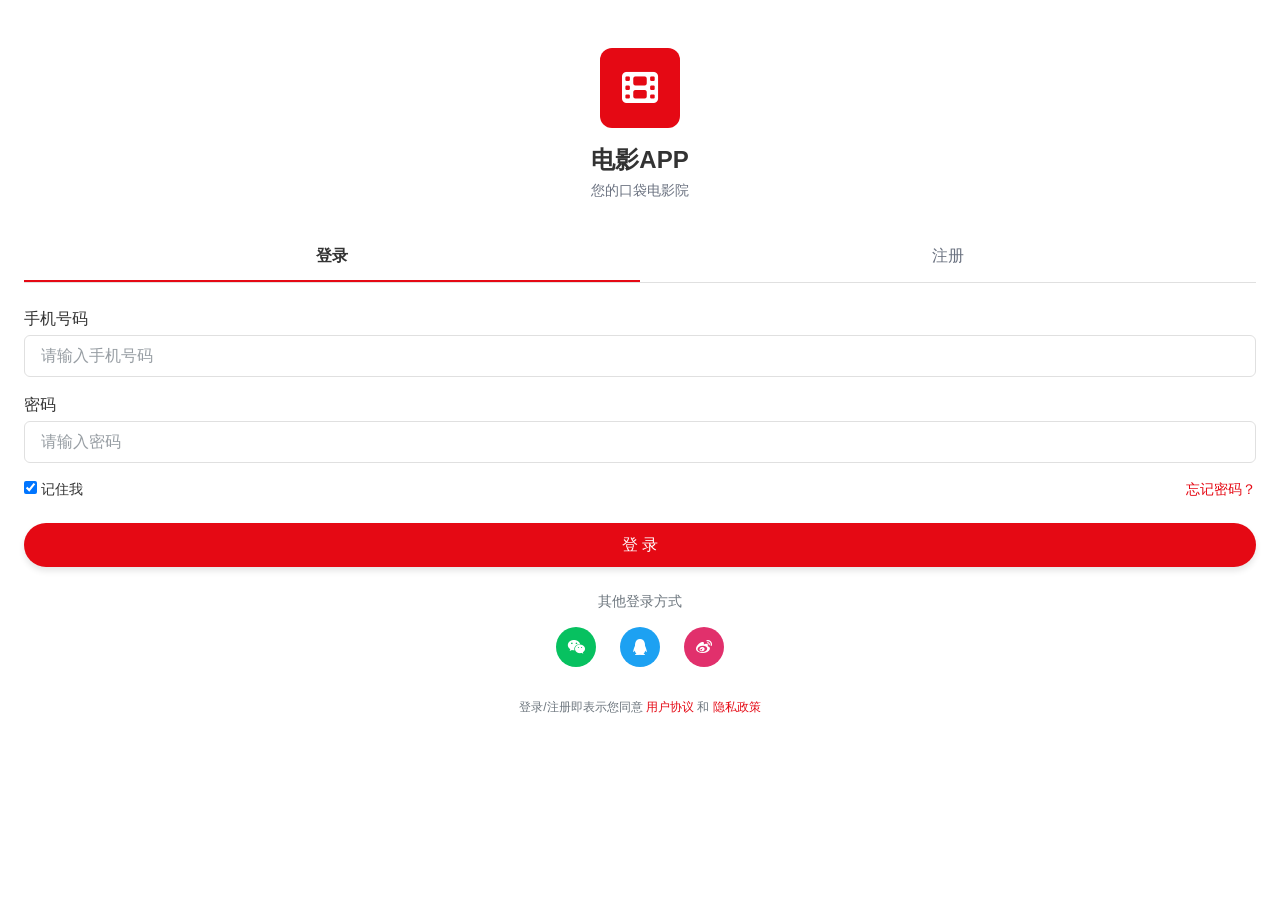
<file: login/index.html>
<!DOCTYPE html><html><head><meta charset="utf-8">
<meta name="viewport" content="width=device-width, initial-scale=1">
<title>电影APP</title>
<style>*,::backdrop,:after,:before{--tw-border-spacing-x:0;--tw-border-spacing-y:0;--tw-translate-x:0;--tw-translate-y:0;--tw-rotate:0;--tw-skew-x:0;--tw-skew-y:0;--tw-scale-x:1;--tw-scale-y:1;--tw-pan-x: ;--tw-pan-y: ;--tw-pinch-zoom: ;--tw-scroll-snap-strictness:proximity;--tw-gradient-from-position: ;--tw-gradient-via-position: ;--tw-gradient-to-position: ;--tw-ordinal: ;--tw-slashed-zero: ;--tw-numeric-figure: ;--tw-numeric-spacing: ;--tw-numeric-fraction: ;--tw-ring-inset: ;--tw-ring-offset-width:0px;--tw-ring-offset-color:#fff;--tw-ring-color:#3b82f680;--tw-ring-offset-shadow:0 0 #0000;--tw-ring-shadow:0 0 #0000;--tw-shadow:0 0 #0000;--tw-shadow-colored:0 0 #0000;--tw-blur: ;--tw-brightness: ;--tw-contrast: ;--tw-grayscale: ;--tw-hue-rotate: ;--tw-invert: ;--tw-saturate: ;--tw-sepia: ;--tw-drop-shadow: ;--tw-backdrop-blur: ;--tw-backdrop-brightness: ;--tw-backdrop-contrast: ;--tw-backdrop-grayscale: ;--tw-backdrop-hue-rotate: ;--tw-backdrop-invert: ;--tw-backdrop-opacity: ;--tw-backdrop-saturate: ;--tw-backdrop-sepia: ;--tw-contain-size: ;--tw-contain-layout: ;--tw-contain-paint: ;--tw-contain-style: }/*! tailwindcss v3.4.17 | MIT License | https://tailwindcss.com*/*,:after,:before{border:0 solid #e5e7eb;box-sizing:border-box}:after,:before{--tw-content:""}:host,html{line-height:1.5;-webkit-text-size-adjust:100%;font-family:ui-sans-serif,system-ui,sans-serif,Apple Color Emoji,Segoe UI Emoji,Segoe UI Symbol,Noto Color Emoji;font-feature-settings:normal;font-variation-settings:normal;-moz-tab-size:4;tab-size:4;-webkit-tap-highlight-color:transparent}body{line-height:inherit;margin:0}hr{border-top-width:1px;color:inherit;height:0}abbr:where([title]){-webkit-text-decoration:underline dotted;text-decoration:underline dotted}h1,h2,h3,h4,h5,h6{font-size:inherit;font-weight:inherit}a{color:inherit;text-decoration:inherit}b,strong{font-weight:bolder}code,kbd,pre,samp{font-family:ui-monospace,SFMono-Regular,Menlo,Monaco,Consolas,Liberation Mono,Courier New,monospace;font-feature-settings:normal;font-size:1em;font-variation-settings:normal}small{font-size:80%}sub,sup{font-size:75%;line-height:0;position:relative;vertical-align:initial}sub{bottom:-.25em}sup{top:-.5em}table{border-collapse:collapse;border-color:inherit;text-indent:0}button,input,optgroup,select,textarea{color:inherit;font-family:inherit;font-feature-settings:inherit;font-size:100%;font-variation-settings:inherit;font-weight:inherit;letter-spacing:inherit;line-height:inherit;margin:0;padding:0}button,select{text-transform:none}button,input:where([type=button]),input:where([type=reset]),input:where([type=submit]){-webkit-appearance:button;background-color:initial;background-image:none}:-moz-focusring{outline:auto}:-moz-ui-invalid{box-shadow:none}progress{vertical-align:initial}::-webkit-inner-spin-button,::-webkit-outer-spin-button{height:auto}[type=search]{-webkit-appearance:textfield;outline-offset:-2px}::-webkit-search-decoration{-webkit-appearance:none}::-webkit-file-upload-button{-webkit-appearance:button;font:inherit}summary{display:list-item}blockquote,dd,dl,figure,h1,h2,h3,h4,h5,h6,hr,p,pre{margin:0}fieldset{margin:0}fieldset,legend{padding:0}menu,ol,ul{list-style:none;margin:0;padding:0}dialog{padding:0}textarea{resize:vertical}input::placeholder,textarea::placeholder{color:#9ca3af;opacity:1}[role=button],button{cursor:pointer}:disabled{cursor:default}audio,canvas,embed,iframe,img,object,svg,video{display:block;vertical-align:middle}img,video{height:auto;max-width:100%}[hidden]:where(:not([hidden=until-found])){display:none}.container{width:100%}@media (min-width:640px){.container{max-width:640px}}@media (min-width:768px){.container{max-width:768px}}@media (min-width:1024px){.container{max-width:1024px}}@media (min-width:1280px){.container{max-width:1280px}}@media (min-width:1536px){.container{max-width:1536px}}.visible{visibility:visible}.fixed{position:fixed}.absolute{position:absolute}.relative{position:relative}.sticky{position:sticky}.bottom-0{bottom:0}.left-0{left:0}.right-0{right:0}.top-0{top:0}.z-20{z-index:20}.z-50{z-index:50}.-mx-1{margin-left:-.25rem;margin-right:-.25rem}.mx-4{margin-left:1rem;margin-right:1rem}.mx-auto{margin-left:auto;margin-right:auto}.mb-1{margin-bottom:.25rem}.mb-2{margin-bottom:.5rem}.mb-3{margin-bottom:.75rem}.mb-4{margin-bottom:1rem}.mb-6{margin-bottom:1.5rem}.mb-8{margin-bottom:2rem}.ml-1{margin-left:.25rem}.ml-5{margin-left:1.25rem}.mr-1{margin-right:.25rem}.mr-4{margin-right:1rem}.mt-1{margin-top:.25rem}.mt-2{margin-top:.5rem}.mt-4{margin-top:1rem}.mt-5{margin-top:1.25rem}.mt-6{margin-top:1.5rem}.block{display:block}.inline{display:inline}.flex{display:flex}.grid{display:grid}.hidden{display:none}.h-10{height:2.5rem}.h-14{height:3.5rem}.h-20{height:5rem}.h-36{height:9rem}.min-h-screen{min-height:100vh}.w-10{width:2.5rem}.w-14{width:3.5rem}.w-20{width:5rem}.w-full{width:100%}.min-w-\[130px\]{min-width:130px}.flex-1{flex:1 1 0%}.flex-shrink{flex-shrink:1}.flex-shrink-0{flex-shrink:0}.flex-grow,.grow{flex-grow:1}.transform{transform:translate(var(--tw-translate-x),var(--tw-translate-y)) rotate(var(--tw-rotate)) skew(var(--tw-skew-x)) skewY(var(--tw-skew-y)) scaleX(var(--tw-scale-x)) scaleY(var(--tw-scale-y))}.cursor-pointer{cursor:pointer}.grid-cols-4{grid-template-columns:repeat(4,minmax(0,1fr))}.flex-wrap{flex-wrap:wrap}.items-center{align-items:center}.justify-end{justify-content:flex-end}.justify-center{justify-content:center}.justify-between{justify-content:space-between}.gap-4{gap:1rem}.gap-6{gap:1.5rem}.overflow-hidden{overflow:hidden}.overflow-x-auto{overflow-x:auto}.truncate{overflow:hidden;text-overflow:ellipsis;white-space:nowrap}.rounded-full{border-radius:9999px}.rounded-lg{border-radius:.5rem}.rounded-xl{border-radius:.75rem}.rounded-r-none{border-bottom-right-radius:0;border-top-right-radius:0}.border{border-width:1px}.border-2{border-width:2px}.border-4{border-width:4px}.border-b{border-bottom-width:1px}.border-b-2{border-bottom-width:2px}.border-\[\#e50914\]{--tw-border-opacity:1;border-color:rgb(229 9 20/var(--tw-border-opacity,1))}.border-white{--tw-border-opacity:1;border-color:rgb(255 255 255/var(--tw-border-opacity,1))}.bg-\[\#07C160\]{--tw-bg-opacity:1;background-color:rgb(7 193 96/var(--tw-bg-opacity,1))}.bg-\[\#1DA1F2\]{--tw-bg-opacity:1;background-color:rgb(29 161 242/var(--tw-bg-opacity,1))}.bg-\[\#E1306C\]{--tw-bg-opacity:1;background-color:rgb(225 48 108/var(--tw-bg-opacity,1))}.bg-\[\#e50914\]{--tw-bg-opacity:1;background-color:rgb(229 9 20/var(--tw-bg-opacity,1))}.bg-gray-700{--tw-bg-opacity:1;background-color:rgb(55 65 81/var(--tw-bg-opacity,1))}.bg-gradient-to-br{background-image:linear-gradient(to bottom right,var(--tw-gradient-stops))}.bg-gradient-to-t{background-image:linear-gradient(to top,var(--tw-gradient-stops))}.from-\[\#1a1d24\]{--tw-gradient-from:#1a1d24 var(--tw-gradient-from-position);--tw-gradient-to:#1a1d2400 var(--tw-gradient-to-position);--tw-gradient-stops:var(--tw-gradient-from),var(--tw-gradient-to)}.from-gray-800{--tw-gradient-from:#1f2937 var(--tw-gradient-from-position);--tw-gradient-to:#1f293700 var(--tw-gradient-to-position);--tw-gradient-stops:var(--tw-gradient-from),var(--tw-gradient-to)}.to-gray-900{--tw-gradient-to:#111827 var(--tw-gradient-to-position)}.to-transparent{--tw-gradient-to:#0000 var(--tw-gradient-to-position)}.bg-cover{background-size:cover}.p-4{padding:1rem}.p-5{padding:1.25rem}.p-6{padding:1.5rem}.px-4{padding-left:1rem;padding-right:1rem}.px-8{padding-left:2rem;padding-right:2rem}.py-1\.5{padding-bottom:.375rem;padding-top:.375rem}.py-2\.5{padding-bottom:.625rem;padding-top:.625rem}.py-3{padding-top:.75rem}.pb-3,.py-3{padding-bottom:.75rem}.pb-8{padding-bottom:2rem}.pt-20{padding-top:5rem}.text-center{text-align:center}.text-2xl{font-size:1.5rem;line-height:2rem}.text-4xl{font-size:2.25rem;line-height:2.5rem}.text-5xl{font-size:3rem;line-height:1}.text-base{font-size:1rem;line-height:1.5rem}.text-lg{font-size:1.125rem;line-height:1.75rem}.text-sm{font-size:.875rem;line-height:1.25rem}.text-xl{font-size:1.25rem;line-height:1.75rem}.text-xs{font-size:.75rem;line-height:1rem}.font-bold{font-weight:700}.font-medium{font-weight:500}.font-semibold{font-weight:600}.text-\[\#e50914\]{--tw-text-opacity:1;color:rgb(229 9 20/var(--tw-text-opacity,1))}.text-blue-400{--tw-text-opacity:1;color:rgb(96 165 250/var(--tw-text-opacity,1))}.text-gray-100{--tw-text-opacity:1;color:rgb(243 244 246/var(--tw-text-opacity,1))}.text-gray-400{--tw-text-opacity:1;color:rgb(156 163 175/var(--tw-text-opacity,1))}.text-gray-500{--tw-text-opacity:1;color:rgb(107 114 128/var(--tw-text-opacity,1))}.text-gray-600{--tw-text-opacity:1;color:rgb(75 85 99/var(--tw-text-opacity,1))}.text-orange-400{--tw-text-opacity:1;color:rgb(251 146 60/var(--tw-text-opacity,1))}.text-purple-400{--tw-text-opacity:1;color:rgb(192 132 252/var(--tw-text-opacity,1))}.text-red-400{--tw-text-opacity:1;color:rgb(248 113 113/var(--tw-text-opacity,1))}.text-secondary{color:var(--text-secondary)}.text-white{--tw-text-opacity:1;color:rgb(255 255 255/var(--tw-text-opacity,1))}.underline{text-decoration-line:underline}.antialiased{-webkit-font-smoothing:antialiased;-moz-osx-font-smoothing:grayscale}.opacity-80{opacity:.8}.shadow{--tw-shadow:0 1px 3px 0 #0000001a,0 1px 2px -1px #0000001a;--tw-shadow-colored:0 1px 3px 0 var(--tw-shadow-color),0 1px 2px -1px var(--tw-shadow-color)}.shadow,.shadow-lg{box-shadow:var(--tw-ring-offset-shadow,0 0 #0000),var(--tw-ring-shadow,0 0 #0000),var(--tw-shadow)}.shadow-lg{--tw-shadow:0 10px 15px -3px #0000001a,0 4px 6px -4px #0000001a;--tw-shadow-colored:0 10px 15px -3px var(--tw-shadow-color),0 4px 6px -4px var(--tw-shadow-color)}.shadow-md{--tw-shadow:0 4px 6px -1px #0000001a,0 2px 4px -2px #0000001a;--tw-shadow-colored:0 4px 6px -1px var(--tw-shadow-color),0 2px 4px -2px var(--tw-shadow-color)}.shadow-md,.shadow-sm{box-shadow:var(--tw-ring-offset-shadow,0 0 #0000),var(--tw-ring-shadow,0 0 #0000),var(--tw-shadow)}.shadow-sm{--tw-shadow:0 1px 2px 0 #0000000d;--tw-shadow-colored:0 1px 2px 0 var(--tw-shadow-color)}.outline{outline-style:solid}.blur{--tw-blur:blur(8px)}.blur,.grayscale{filter:var(--tw-blur) var(--tw-brightness) var(--tw-contrast) var(--tw-grayscale) var(--tw-hue-rotate) var(--tw-invert) var(--tw-saturate) var(--tw-sepia) var(--tw-drop-shadow)}.grayscale{--tw-grayscale:grayscale(100%)}.filter{filter:var(--tw-blur) var(--tw-brightness) var(--tw-contrast) var(--tw-grayscale) var(--tw-hue-rotate) var(--tw-invert) var(--tw-saturate) var(--tw-sepia) var(--tw-drop-shadow)}.backdrop-filter{-webkit-backdrop-filter:var(--tw-backdrop-blur) var(--tw-backdrop-brightness) var(--tw-backdrop-contrast) var(--tw-backdrop-grayscale) var(--tw-backdrop-hue-rotate) var(--tw-backdrop-invert) var(--tw-backdrop-opacity) var(--tw-backdrop-saturate) var(--tw-backdrop-sepia);backdrop-filter:var(--tw-backdrop-blur) var(--tw-backdrop-brightness) var(--tw-backdrop-contrast) var(--tw-backdrop-grayscale) var(--tw-backdrop-hue-rotate) var(--tw-backdrop-invert) var(--tw-backdrop-opacity) var(--tw-backdrop-saturate) var(--tw-backdrop-sepia)}.transition{transition-duration:.15s;transition-property:color,background-color,border-color,text-decoration-color,fill,stroke,opacity,box-shadow,transform,filter,backdrop-filter;transition-timing-function:cubic-bezier(.4,0,.2,1)}.transition-all{transition-duration:.15s;transition-property:all;transition-timing-function:cubic-bezier(.4,0,.2,1)}.transition-colors{transition-duration:.15s;transition-property:color,background-color,border-color,text-decoration-color,fill,stroke;transition-timing-function:cubic-bezier(.4,0,.2,1)}.transition-transform{transition-duration:.15s;transition-property:transform;transition-timing-function:cubic-bezier(.4,0,.2,1)}.duration-200{transition-duration:.2s}.ease-in-out{transition-timing-function:cubic-bezier(.4,0,.2,1)}.hover\:bg-\[\#e50914\]:hover{--tw-bg-opacity:1;background-color:rgb(229 9 20/var(--tw-bg-opacity,1))}.hover\:bg-gray-600:hover{--tw-bg-opacity:1;background-color:rgb(75 85 99/var(--tw-bg-opacity,1))}.hover\:text-gray-300:hover{--tw-text-opacity:1;color:rgb(209 213 219/var(--tw-text-opacity,1))}.hover\:underline:hover{text-decoration-line:underline}.hover\:shadow-lg:hover{--tw-shadow:0 10px 15px -3px #0000001a,0 4px 6px -4px #0000001a;--tw-shadow-colored:0 10px 15px -3px var(--tw-shadow-color),0 4px 6px -4px var(--tw-shadow-color);box-shadow:var(--tw-ring-offset-shadow,0 0 #0000),var(--tw-ring-shadow,0 0 #0000),var(--tw-shadow)}.hover\:brightness-110:hover{--tw-brightness:brightness(1.1);filter:var(--tw-blur) var(--tw-brightness) var(--tw-contrast) var(--tw-grayscale) var(--tw-hue-rotate) var(--tw-invert) var(--tw-saturate) var(--tw-sepia) var(--tw-drop-shadow)}</style>
<style>/*!
 * Font Awesome Free 6.7.2 by @fontawesome - https://fontawesome.com
 * License - https://fontawesome.com/license/free (Icons: CC BY 4.0, Fonts: SIL OFL 1.1, Code: MIT License)
 * Copyright 2024 Fonticons, Inc.
 */.fa{font-family:var(--fa-style-family,"Font Awesome 6 Free");font-weight:var(--fa-style,900)}.fa,.fa-brands,.fa-regular,.fa-solid,.fab,.far,.fas{-moz-osx-font-smoothing:grayscale;-webkit-font-smoothing:antialiased;display:var(--fa-display,inline-block);font-style:normal;font-variant:normal;line-height:1;text-rendering:auto}.fa-brands:before,.fa-regular:before,.fa-solid:before,.fa:before,.fab:before,.far:before,.fas:before{content:var(--fa)}.fa-classic,.fa-regular,.fa-solid,.far,.fas{font-family:Font Awesome\ 6 Free}.fa-brands,.fab{font-family:Font Awesome\ 6 Brands}.fa-1x{font-size:1em}.fa-2x{font-size:2em}.fa-3x{font-size:3em}.fa-4x{font-size:4em}.fa-5x{font-size:5em}.fa-6x{font-size:6em}.fa-7x{font-size:7em}.fa-8x{font-size:8em}.fa-9x{font-size:9em}.fa-10x{font-size:10em}.fa-2xs{font-size:.625em;line-height:.1em;vertical-align:.225em}.fa-xs{font-size:.75em;line-height:.08333em;vertical-align:.125em}.fa-sm{font-size:.875em;line-height:.07143em;vertical-align:.05357em}.fa-lg{font-size:1.25em;line-height:.05em;vertical-align:-.075em}.fa-xl{font-size:1.5em;line-height:.04167em;vertical-align:-.125em}.fa-2xl{font-size:2em;line-height:.03125em;vertical-align:-.1875em}.fa-fw{text-align:center;width:1.25em}.fa-ul{list-style-type:none;margin-left:var(--fa-li-margin,2.5em);padding-left:0}.fa-ul>li{position:relative}.fa-li{left:calc(var(--fa-li-width, 2em)*-1);line-height:inherit;position:absolute;text-align:center;width:var(--fa-li-width,2em)}.fa-border{border-color:var(--fa-border-color,#eee);border-radius:var(--fa-border-radius,.1em);border-style:var(--fa-border-style,solid);border-width:var(--fa-border-width,.08em);padding:var(--fa-border-padding,.2em .25em .15em)}.fa-pull-left{float:left;margin-right:var(--fa-pull-margin,.3em)}.fa-pull-right{float:right;margin-left:var(--fa-pull-margin,.3em)}.fa-beat{animation-delay:var(--fa-animation-delay,0s);animation-direction:var(--fa-animation-direction,normal);animation-duration:var(--fa-animation-duration,1s);animation-iteration-count:var(--fa-animation-iteration-count,infinite);animation-name:fa-beat;animation-timing-function:var(--fa-animation-timing,ease-in-out)}.fa-bounce{animation-delay:var(--fa-animation-delay,0s);animation-direction:var(--fa-animation-direction,normal);animation-duration:var(--fa-animation-duration,1s);animation-iteration-count:var(--fa-animation-iteration-count,infinite);animation-name:fa-bounce;animation-timing-function:var(--fa-animation-timing,cubic-bezier(.28,.84,.42,1))}.fa-fade{animation-iteration-count:var(--fa-animation-iteration-count,infinite);animation-name:fa-fade;animation-timing-function:var(--fa-animation-timing,cubic-bezier(.4,0,.6,1))}.fa-beat-fade,.fa-fade{animation-delay:var(--fa-animation-delay,0s);animation-direction:var(--fa-animation-direction,normal);animation-duration:var(--fa-animation-duration,1s)}.fa-beat-fade{animation-iteration-count:var(--fa-animation-iteration-count,infinite);animation-name:fa-beat-fade;animation-timing-function:var(--fa-animation-timing,cubic-bezier(.4,0,.6,1))}.fa-flip{animation-delay:var(--fa-animation-delay,0s);animation-direction:var(--fa-animation-direction,normal);animation-duration:var(--fa-animation-duration,1s);animation-iteration-count:var(--fa-animation-iteration-count,infinite);animation-name:fa-flip;animation-timing-function:var(--fa-animation-timing,ease-in-out)}.fa-shake{animation-duration:var(--fa-animation-duration,1s);animation-iteration-count:var(--fa-animation-iteration-count,infinite);animation-name:fa-shake;animation-timing-function:var(--fa-animation-timing,linear)}.fa-shake,.fa-spin{animation-delay:var(--fa-animation-delay,0s);animation-direction:var(--fa-animation-direction,normal)}.fa-spin{animation-duration:var(--fa-animation-duration,2s);animation-iteration-count:var(--fa-animation-iteration-count,infinite);animation-name:fa-spin;animation-timing-function:var(--fa-animation-timing,linear)}.fa-spin-reverse{--fa-animation-direction:reverse}.fa-pulse,.fa-spin-pulse{animation-direction:var(--fa-animation-direction,normal);animation-duration:var(--fa-animation-duration,1s);animation-iteration-count:var(--fa-animation-iteration-count,infinite);animation-name:fa-spin;animation-timing-function:var(--fa-animation-timing,steps(8))}@media (prefers-reduced-motion:reduce){.fa-beat,.fa-beat-fade,.fa-bounce,.fa-fade,.fa-flip,.fa-pulse,.fa-shake,.fa-spin,.fa-spin-pulse{animation-delay:-1ms;animation-duration:1ms;animation-iteration-count:1;transition-delay:0s;transition-duration:0s}}@keyframes fa-beat{0%,90%{transform:scale(1)}45%{transform:scale(var(--fa-beat-scale,1.25))}}@keyframes fa-bounce{0%{transform:scale(1) translateY(0)}10%{transform:scale(var(--fa-bounce-start-scale-x,1.1),var(--fa-bounce-start-scale-y,.9)) translateY(0)}30%{transform:scale(var(--fa-bounce-jump-scale-x,.9),var(--fa-bounce-jump-scale-y,1.1)) translateY(var(--fa-bounce-height,-.5em))}50%{transform:scale(var(--fa-bounce-land-scale-x,1.05),var(--fa-bounce-land-scale-y,.95)) translateY(0)}57%{transform:scale(1) translateY(var(--fa-bounce-rebound,-.125em))}64%{transform:scale(1) translateY(0)}to{transform:scale(1) translateY(0)}}@keyframes fa-fade{50%{opacity:var(--fa-fade-opacity,.4)}}@keyframes fa-beat-fade{0%,to{opacity:var(--fa-beat-fade-opacity,.4);transform:scale(1)}50%{opacity:1;transform:scale(var(--fa-beat-fade-scale,1.125))}}@keyframes fa-flip{50%{transform:rotate3d(var(--fa-flip-x,0),var(--fa-flip-y,1),var(--fa-flip-z,0),var(--fa-flip-angle,-180deg))}}@keyframes fa-shake{0%{transform:rotate(-15deg)}4%{transform:rotate(15deg)}24%,8%{transform:rotate(-18deg)}12%,28%{transform:rotate(18deg)}16%{transform:rotate(-22deg)}20%{transform:rotate(22deg)}32%{transform:rotate(-12deg)}36%{transform:rotate(12deg)}40%,to{transform:rotate(0)}}@keyframes fa-spin{0%{transform:rotate(0)}to{transform:rotate(1turn)}}.fa-rotate-90{transform:rotate(90deg)}.fa-rotate-180{transform:rotate(180deg)}.fa-rotate-270{transform:rotate(270deg)}.fa-flip-horizontal{transform:scaleX(-1)}.fa-flip-vertical{transform:scaleY(-1)}.fa-flip-both,.fa-flip-horizontal.fa-flip-vertical{transform:scale(-1)}.fa-rotate-by{transform:rotate(var(--fa-rotate-angle,0))}.fa-stack{display:inline-block;height:2em;line-height:2em;position:relative;vertical-align:middle;width:2.5em}.fa-stack-1x,.fa-stack-2x{left:0;position:absolute;text-align:center;width:100%;z-index:var(--fa-stack-z-index,auto)}.fa-stack-1x{line-height:inherit}.fa-stack-2x{font-size:2em}.fa-inverse{color:var(--fa-inverse,#fff)}.fa-0{--fa:"0"}.fa-1{--fa:"1"}.fa-2{--fa:"2"}.fa-3{--fa:"3"}.fa-4{--fa:"4"}.fa-5{--fa:"5"}.fa-6{--fa:"6"}.fa-7{--fa:"7"}.fa-8{--fa:"8"}.fa-9{--fa:"9"}.fa-fill-drip{--fa:""}.fa-arrows-to-circle{--fa:""}.fa-chevron-circle-right,.fa-circle-chevron-right{--fa:""}.fa-at{--fa:"@"}.fa-trash-alt,.fa-trash-can{--fa:""}.fa-text-height{--fa:""}.fa-user-times,.fa-user-xmark{--fa:""}.fa-stethoscope{--fa:""}.fa-comment-alt,.fa-message{--fa:""}.fa-info{--fa:""}.fa-compress-alt,.fa-down-left-and-up-right-to-center{--fa:""}.fa-explosion{--fa:""}.fa-file-alt,.fa-file-lines,.fa-file-text{--fa:""}.fa-wave-square{--fa:""}.fa-ring{--fa:""}.fa-building-un{--fa:""}.fa-dice-three{--fa:""}.fa-calendar-alt,.fa-calendar-days{--fa:""}.fa-anchor-circle-check{--fa:""}.fa-building-circle-arrow-right{--fa:""}.fa-volleyball,.fa-volleyball-ball{--fa:""}.fa-arrows-up-to-line{--fa:""}.fa-sort-desc,.fa-sort-down{--fa:""}.fa-circle-minus,.fa-minus-circle{--fa:""}.fa-door-open{--fa:""}.fa-right-from-bracket,.fa-sign-out-alt{--fa:""}.fa-atom{--fa:""}.fa-soap{--fa:""}.fa-heart-music-camera-bolt,.fa-icons{--fa:""}.fa-microphone-alt-slash,.fa-microphone-lines-slash{--fa:""}.fa-bridge-circle-check{--fa:""}.fa-pump-medical{--fa:""}.fa-fingerprint{--fa:""}.fa-hand-point-right{--fa:""}.fa-magnifying-glass-location,.fa-search-location{--fa:""}.fa-forward-step,.fa-step-forward{--fa:""}.fa-face-smile-beam,.fa-smile-beam{--fa:""}.fa-flag-checkered{--fa:""}.fa-football,.fa-football-ball{--fa:""}.fa-school-circle-exclamation{--fa:""}.fa-crop{--fa:""}.fa-angle-double-down,.fa-angles-down{--fa:""}.fa-users-rectangle{--fa:""}.fa-people-roof{--fa:""}.fa-people-line{--fa:""}.fa-beer,.fa-beer-mug-empty{--fa:""}.fa-diagram-predecessor{--fa:""}.fa-arrow-up-long,.fa-long-arrow-up{--fa:""}.fa-burn,.fa-fire-flame-simple{--fa:""}.fa-male,.fa-person{--fa:""}.fa-laptop{--fa:""}.fa-file-csv{--fa:""}.fa-menorah{--fa:""}.fa-truck-plane{--fa:""}.fa-record-vinyl{--fa:""}.fa-face-grin-stars,.fa-grin-stars{--fa:""}.fa-bong{--fa:""}.fa-pastafarianism,.fa-spaghetti-monster-flying{--fa:""}.fa-arrow-down-up-across-line{--fa:""}.fa-spoon,.fa-utensil-spoon{--fa:""}.fa-jar-wheat{--fa:""}.fa-envelopes-bulk,.fa-mail-bulk{--fa:""}.fa-file-circle-exclamation{--fa:""}.fa-circle-h,.fa-hospital-symbol{--fa:""}.fa-pager{--fa:""}.fa-address-book,.fa-contact-book{--fa:""}.fa-strikethrough{--fa:""}.fa-k{--fa:"K"}.fa-landmark-flag{--fa:""}.fa-pencil,.fa-pencil-alt{--fa:""}.fa-backward{--fa:""}.fa-caret-right{--fa:""}.fa-comments{--fa:""}.fa-file-clipboard,.fa-paste{--fa:""}.fa-code-pull-request{--fa:""}.fa-clipboard-list{--fa:""}.fa-truck-loading,.fa-truck-ramp-box{--fa:""}.fa-user-check{--fa:""}.fa-vial-virus{--fa:""}.fa-sheet-plastic{--fa:""}.fa-blog{--fa:""}.fa-user-ninja{--fa:""}.fa-person-arrow-up-from-line{--fa:""}.fa-scroll-torah,.fa-torah{--fa:""}.fa-broom-ball,.fa-quidditch,.fa-quidditch-broom-ball{--fa:""}.fa-toggle-off{--fa:""}.fa-archive,.fa-box-archive{--fa:""}.fa-person-drowning{--fa:""}.fa-arrow-down-9-1,.fa-sort-numeric-desc,.fa-sort-numeric-down-alt{--fa:""}.fa-face-grin-tongue-squint,.fa-grin-tongue-squint{--fa:""}.fa-spray-can{--fa:""}.fa-truck-monster{--fa:""}.fa-w{--fa:"W"}.fa-earth-africa,.fa-globe-africa{--fa:""}.fa-rainbow{--fa:""}.fa-circle-notch{--fa:""}.fa-tablet-alt,.fa-tablet-screen-button{--fa:""}.fa-paw{--fa:""}.fa-cloud{--fa:""}.fa-trowel-bricks{--fa:""}.fa-face-flushed,.fa-flushed{--fa:""}.fa-hospital-user{--fa:""}.fa-tent-arrow-left-right{--fa:""}.fa-gavel,.fa-legal{--fa:""}.fa-binoculars{--fa:""}.fa-microphone-slash{--fa:""}.fa-box-tissue{--fa:""}.fa-motorcycle{--fa:""}.fa-bell-concierge,.fa-concierge-bell{--fa:""}.fa-pen-ruler,.fa-pencil-ruler{--fa:""}.fa-people-arrows,.fa-people-arrows-left-right{--fa:""}.fa-mars-and-venus-burst{--fa:""}.fa-caret-square-right,.fa-square-caret-right{--fa:""}.fa-cut,.fa-scissors{--fa:""}.fa-sun-plant-wilt{--fa:""}.fa-toilets-portable{--fa:""}.fa-hockey-puck{--fa:""}.fa-table{--fa:""}.fa-magnifying-glass-arrow-right{--fa:""}.fa-digital-tachograph,.fa-tachograph-digital{--fa:""}.fa-users-slash{--fa:""}.fa-clover{--fa:""}.fa-mail-reply,.fa-reply{--fa:""}.fa-star-and-crescent{--fa:""}.fa-house-fire{--fa:""}.fa-minus-square,.fa-square-minus{--fa:""}.fa-helicopter{--fa:""}.fa-compass{--fa:""}.fa-caret-square-down,.fa-square-caret-down{--fa:""}.fa-file-circle-question{--fa:""}.fa-laptop-code{--fa:""}.fa-swatchbook{--fa:""}.fa-prescription-bottle{--fa:""}.fa-bars,.fa-navicon{--fa:""}.fa-people-group{--fa:""}.fa-hourglass-3,.fa-hourglass-end{--fa:""}.fa-heart-broken,.fa-heart-crack{--fa:""}.fa-external-link-square-alt,.fa-square-up-right{--fa:""}.fa-face-kiss-beam,.fa-kiss-beam{--fa:""}.fa-film{--fa:""}.fa-ruler-horizontal{--fa:""}.fa-people-robbery{--fa:""}.fa-lightbulb{--fa:""}.fa-caret-left{--fa:""}.fa-circle-exclamation,.fa-exclamation-circle{--fa:""}.fa-school-circle-xmark{--fa:""}.fa-arrow-right-from-bracket,.fa-sign-out{--fa:""}.fa-chevron-circle-down,.fa-circle-chevron-down{--fa:""}.fa-unlock-alt,.fa-unlock-keyhole{--fa:""}.fa-cloud-showers-heavy{--fa:""}.fa-headphones-alt,.fa-headphones-simple{--fa:""}.fa-sitemap{--fa:""}.fa-circle-dollar-to-slot,.fa-donate{--fa:""}.fa-memory{--fa:""}.fa-road-spikes{--fa:""}.fa-fire-burner{--fa:""}.fa-flag{--fa:""}.fa-hanukiah{--fa:""}.fa-feather{--fa:""}.fa-volume-down,.fa-volume-low{--fa:""}.fa-comment-slash{--fa:""}.fa-cloud-sun-rain{--fa:""}.fa-compress{--fa:""}.fa-wheat-alt,.fa-wheat-awn{--fa:""}.fa-ankh{--fa:""}.fa-hands-holding-child{--fa:""}.fa-asterisk{--fa:"*"}.fa-check-square,.fa-square-check{--fa:""}.fa-peseta-sign{--fa:""}.fa-header,.fa-heading{--fa:""}.fa-ghost{--fa:""}.fa-list,.fa-list-squares{--fa:""}.fa-phone-square-alt,.fa-square-phone-flip{--fa:""}.fa-cart-plus{--fa:""}.fa-gamepad{--fa:""}.fa-circle-dot,.fa-dot-circle{--fa:""}.fa-dizzy,.fa-face-dizzy{--fa:""}.fa-egg{--fa:""}.fa-house-medical-circle-xmark{--fa:""}.fa-campground{--fa:""}.fa-folder-plus{--fa:""}.fa-futbol,.fa-futbol-ball,.fa-soccer-ball{--fa:""}.fa-paint-brush,.fa-paintbrush{--fa:""}.fa-lock{--fa:""}.fa-gas-pump{--fa:""}.fa-hot-tub,.fa-hot-tub-person{--fa:""}.fa-map-location,.fa-map-marked{--fa:""}.fa-house-flood-water{--fa:""}.fa-tree{--fa:""}.fa-bridge-lock{--fa:""}.fa-sack-dollar{--fa:""}.fa-edit,.fa-pen-to-square{--fa:""}.fa-car-side{--fa:""}.fa-share-alt,.fa-share-nodes{--fa:""}.fa-heart-circle-minus{--fa:""}.fa-hourglass-2,.fa-hourglass-half{--fa:""}.fa-microscope{--fa:""}.fa-sink{--fa:""}.fa-bag-shopping,.fa-shopping-bag{--fa:""}.fa-arrow-down-z-a,.fa-sort-alpha-desc,.fa-sort-alpha-down-alt{--fa:""}.fa-mitten{--fa:""}.fa-person-rays{--fa:""}.fa-users{--fa:""}.fa-eye-slash{--fa:""}.fa-flask-vial{--fa:""}.fa-hand,.fa-hand-paper{--fa:""}.fa-om{--fa:""}.fa-worm{--fa:""}.fa-house-circle-xmark{--fa:""}.fa-plug{--fa:""}.fa-chevron-up{--fa:""}.fa-hand-spock{--fa:""}.fa-stopwatch{--fa:""}.fa-face-kiss,.fa-kiss{--fa:""}.fa-bridge-circle-xmark{--fa:""}.fa-face-grin-tongue,.fa-grin-tongue{--fa:""}.fa-chess-bishop{--fa:""}.fa-face-grin-wink,.fa-grin-wink{--fa:""}.fa-deaf,.fa-deafness,.fa-ear-deaf,.fa-hard-of-hearing{--fa:""}.fa-road-circle-check{--fa:""}.fa-dice-five{--fa:""}.fa-rss-square,.fa-square-rss{--fa:""}.fa-land-mine-on{--fa:""}.fa-i-cursor{--fa:""}.fa-stamp{--fa:""}.fa-stairs{--fa:""}.fa-i{--fa:"I"}.fa-hryvnia,.fa-hryvnia-sign{--fa:""}.fa-pills{--fa:""}.fa-face-grin-wide,.fa-grin-alt{--fa:""}.fa-tooth{--fa:""}.fa-v{--fa:"V"}.fa-bangladeshi-taka-sign{--fa:""}.fa-bicycle{--fa:""}.fa-rod-asclepius,.fa-rod-snake,.fa-staff-aesculapius,.fa-staff-snake{--fa:""}.fa-head-side-cough-slash{--fa:""}.fa-ambulance,.fa-truck-medical{--fa:""}.fa-wheat-awn-circle-exclamation{--fa:""}.fa-snowman{--fa:""}.fa-mortar-pestle{--fa:""}.fa-road-barrier{--fa:""}.fa-school{--fa:""}.fa-igloo{--fa:""}.fa-joint{--fa:""}.fa-angle-right{--fa:""}.fa-horse{--fa:""}.fa-q{--fa:"Q"}.fa-g{--fa:"G"}.fa-notes-medical{--fa:""}.fa-temperature-2,.fa-temperature-half,.fa-thermometer-2,.fa-thermometer-half{--fa:""}.fa-dong-sign{--fa:""}.fa-capsules{--fa:""}.fa-poo-bolt,.fa-poo-storm{--fa:""}.fa-face-frown-open,.fa-frown-open{--fa:""}.fa-hand-point-up{--fa:""}.fa-money-bill{--fa:""}.fa-bookmark{--fa:""}.fa-align-justify{--fa:""}.fa-umbrella-beach{--fa:""}.fa-helmet-un{--fa:""}.fa-bullseye{--fa:""}.fa-bacon{--fa:""}.fa-hand-point-down{--fa:""}.fa-arrow-up-from-bracket{--fa:""}.fa-folder,.fa-folder-blank{--fa:""}.fa-file-medical-alt,.fa-file-waveform{--fa:""}.fa-radiation{--fa:""}.fa-chart-simple{--fa:""}.fa-mars-stroke{--fa:""}.fa-vial{--fa:""}.fa-dashboard,.fa-gauge,.fa-gauge-med,.fa-tachometer-alt-average{--fa:""}.fa-magic-wand-sparkles,.fa-wand-magic-sparkles{--fa:""}.fa-e{--fa:"E"}.fa-pen-alt,.fa-pen-clip{--fa:""}.fa-bridge-circle-exclamation{--fa:""}.fa-user{--fa:""}.fa-school-circle-check{--fa:""}.fa-dumpster{--fa:""}.fa-shuttle-van,.fa-van-shuttle{--fa:""}.fa-building-user{--fa:""}.fa-caret-square-left,.fa-square-caret-left{--fa:""}.fa-highlighter{--fa:""}.fa-key{--fa:""}.fa-bullhorn{--fa:""}.fa-globe{--fa:""}.fa-synagogue{--fa:""}.fa-person-half-dress{--fa:""}.fa-road-bridge{--fa:""}.fa-location-arrow{--fa:""}.fa-c{--fa:"C"}.fa-tablet-button{--fa:""}.fa-building-lock{--fa:""}.fa-pizza-slice{--fa:""}.fa-money-bill-wave{--fa:""}.fa-area-chart,.fa-chart-area{--fa:""}.fa-house-flag{--fa:""}.fa-person-circle-minus{--fa:""}.fa-ban,.fa-cancel{--fa:""}.fa-camera-rotate{--fa:""}.fa-air-freshener,.fa-spray-can-sparkles{--fa:""}.fa-star{--fa:""}.fa-repeat{--fa:""}.fa-cross{--fa:""}.fa-box{--fa:""}.fa-venus-mars{--fa:""}.fa-arrow-pointer,.fa-mouse-pointer{--fa:""}.fa-expand-arrows-alt,.fa-maximize{--fa:""}.fa-charging-station{--fa:""}.fa-shapes,.fa-triangle-circle-square{--fa:""}.fa-random,.fa-shuffle{--fa:""}.fa-person-running,.fa-running{--fa:""}.fa-mobile-retro{--fa:""}.fa-grip-lines-vertical{--fa:""}.fa-spider{--fa:""}.fa-hands-bound{--fa:""}.fa-file-invoice-dollar{--fa:""}.fa-plane-circle-exclamation{--fa:""}.fa-x-ray{--fa:""}.fa-spell-check{--fa:""}.fa-slash{--fa:""}.fa-computer-mouse,.fa-mouse{--fa:""}.fa-arrow-right-to-bracket,.fa-sign-in{--fa:""}.fa-shop-slash,.fa-store-alt-slash{--fa:""}.fa-server{--fa:""}.fa-virus-covid-slash{--fa:""}.fa-shop-lock{--fa:""}.fa-hourglass-1,.fa-hourglass-start{--fa:""}.fa-blender-phone{--fa:""}.fa-building-wheat{--fa:""}.fa-person-breastfeeding{--fa:""}.fa-right-to-bracket,.fa-sign-in-alt{--fa:""}.fa-venus{--fa:""}.fa-passport{--fa:""}.fa-thumb-tack-slash,.fa-thumbtack-slash{--fa:""}.fa-heart-pulse,.fa-heartbeat{--fa:""}.fa-people-carry,.fa-people-carry-box{--fa:""}.fa-temperature-high{--fa:""}.fa-microchip{--fa:""}.fa-crown{--fa:""}.fa-weight-hanging{--fa:""}.fa-xmarks-lines{--fa:""}.fa-file-prescription{--fa:""}.fa-weight,.fa-weight-scale{--fa:""}.fa-user-friends,.fa-user-group{--fa:""}.fa-arrow-up-a-z,.fa-sort-alpha-up{--fa:""}.fa-chess-knight{--fa:""}.fa-face-laugh-squint,.fa-laugh-squint{--fa:""}.fa-wheelchair{--fa:""}.fa-arrow-circle-up,.fa-circle-arrow-up{--fa:""}.fa-toggle-on{--fa:""}.fa-person-walking,.fa-walking{--fa:""}.fa-l{--fa:"L"}.fa-fire{--fa:""}.fa-bed-pulse,.fa-procedures{--fa:""}.fa-shuttle-space,.fa-space-shuttle{--fa:""}.fa-face-laugh,.fa-laugh{--fa:""}.fa-folder-open{--fa:""}.fa-heart-circle-plus{--fa:""}.fa-code-fork{--fa:""}.fa-city{--fa:""}.fa-microphone-alt,.fa-microphone-lines{--fa:""}.fa-pepper-hot{--fa:""}.fa-unlock{--fa:""}.fa-colon-sign{--fa:""}.fa-headset{--fa:""}.fa-store-slash{--fa:""}.fa-road-circle-xmark{--fa:""}.fa-user-minus{--fa:""}.fa-mars-stroke-up,.fa-mars-stroke-v{--fa:""}.fa-champagne-glasses,.fa-glass-cheers{--fa:""}.fa-clipboard{--fa:""}.fa-house-circle-exclamation{--fa:""}.fa-file-arrow-up,.fa-file-upload{--fa:""}.fa-wifi,.fa-wifi-3,.fa-wifi-strong{--fa:""}.fa-bath,.fa-bathtub{--fa:""}.fa-underline{--fa:""}.fa-user-edit,.fa-user-pen{--fa:""}.fa-signature{--fa:""}.fa-stroopwafel{--fa:""}.fa-bold{--fa:""}.fa-anchor-lock{--fa:""}.fa-building-ngo{--fa:""}.fa-manat-sign{--fa:""}.fa-not-equal{--fa:""}.fa-border-style,.fa-border-top-left{--fa:""}.fa-map-location-dot,.fa-map-marked-alt{--fa:""}.fa-jedi{--fa:""}.fa-poll,.fa-square-poll-vertical{--fa:""}.fa-mug-hot{--fa:""}.fa-battery-car,.fa-car-battery{--fa:""}.fa-gift{--fa:""}.fa-dice-two{--fa:""}.fa-chess-queen{--fa:""}.fa-glasses{--fa:""}.fa-chess-board{--fa:""}.fa-building-circle-check{--fa:""}.fa-person-chalkboard{--fa:""}.fa-mars-stroke-h,.fa-mars-stroke-right{--fa:""}.fa-hand-back-fist,.fa-hand-rock{--fa:""}.fa-caret-square-up,.fa-square-caret-up{--fa:""}.fa-cloud-showers-water{--fa:""}.fa-bar-chart,.fa-chart-bar{--fa:""}.fa-hands-bubbles,.fa-hands-wash{--fa:""}.fa-less-than-equal{--fa:""}.fa-train{--fa:""}.fa-eye-low-vision,.fa-low-vision{--fa:""}.fa-crow{--fa:""}.fa-sailboat{--fa:""}.fa-window-restore{--fa:""}.fa-plus-square,.fa-square-plus{--fa:""}.fa-torii-gate{--fa:""}.fa-frog{--fa:""}.fa-bucket{--fa:""}.fa-image{--fa:""}.fa-microphone{--fa:""}.fa-cow{--fa:""}.fa-caret-up{--fa:""}.fa-screwdriver{--fa:""}.fa-folder-closed{--fa:""}.fa-house-tsunami{--fa:""}.fa-square-nfi{--fa:""}.fa-arrow-up-from-ground-water{--fa:""}.fa-glass-martini-alt,.fa-martini-glass{--fa:""}.fa-square-binary{--fa:""}.fa-rotate-back,.fa-rotate-backward,.fa-rotate-left,.fa-undo-alt{--fa:""}.fa-columns,.fa-table-columns{--fa:""}.fa-lemon{--fa:""}.fa-head-side-mask{--fa:""}.fa-handshake{--fa:""}.fa-gem{--fa:""}.fa-dolly,.fa-dolly-box{--fa:""}.fa-smoking{--fa:""}.fa-compress-arrows-alt,.fa-minimize{--fa:""}.fa-monument{--fa:""}.fa-snowplow{--fa:""}.fa-angle-double-right,.fa-angles-right{--fa:""}.fa-cannabis{--fa:""}.fa-circle-play,.fa-play-circle{--fa:""}.fa-tablets{--fa:""}.fa-ethernet{--fa:""}.fa-eur,.fa-euro,.fa-euro-sign{--fa:""}.fa-chair{--fa:""}.fa-check-circle,.fa-circle-check{--fa:""}.fa-circle-stop,.fa-stop-circle{--fa:""}.fa-compass-drafting,.fa-drafting-compass{--fa:""}.fa-plate-wheat{--fa:""}.fa-icicles{--fa:""}.fa-person-shelter{--fa:""}.fa-neuter{--fa:""}.fa-id-badge{--fa:""}.fa-marker{--fa:""}.fa-face-laugh-beam,.fa-laugh-beam{--fa:""}.fa-helicopter-symbol{--fa:""}.fa-universal-access{--fa:""}.fa-chevron-circle-up,.fa-circle-chevron-up{--fa:""}.fa-lari-sign{--fa:""}.fa-volcano{--fa:""}.fa-person-walking-dashed-line-arrow-right{--fa:""}.fa-gbp,.fa-pound-sign,.fa-sterling-sign{--fa:""}.fa-viruses{--fa:""}.fa-square-person-confined{--fa:""}.fa-user-tie{--fa:""}.fa-arrow-down-long,.fa-long-arrow-down{--fa:""}.fa-tent-arrow-down-to-line{--fa:""}.fa-certificate{--fa:""}.fa-mail-reply-all,.fa-reply-all{--fa:""}.fa-suitcase{--fa:""}.fa-person-skating,.fa-skating{--fa:""}.fa-filter-circle-dollar,.fa-funnel-dollar{--fa:""}.fa-camera-retro{--fa:""}.fa-arrow-circle-down,.fa-circle-arrow-down{--fa:""}.fa-arrow-right-to-file,.fa-file-import{--fa:""}.fa-external-link-square,.fa-square-arrow-up-right{--fa:""}.fa-box-open{--fa:""}.fa-scroll{--fa:""}.fa-spa{--fa:""}.fa-location-pin-lock{--fa:""}.fa-pause{--fa:""}.fa-hill-avalanche{--fa:""}.fa-temperature-0,.fa-temperature-empty,.fa-thermometer-0,.fa-thermometer-empty{--fa:""}.fa-bomb{--fa:""}.fa-registered{--fa:""}.fa-address-card,.fa-contact-card,.fa-vcard{--fa:""}.fa-balance-scale-right,.fa-scale-unbalanced-flip{--fa:""}.fa-subscript{--fa:""}.fa-diamond-turn-right,.fa-directions{--fa:""}.fa-burst{--fa:""}.fa-house-laptop,.fa-laptop-house{--fa:""}.fa-face-tired,.fa-tired{--fa:""}.fa-money-bills{--fa:""}.fa-smog{--fa:""}.fa-crutch{--fa:""}.fa-cloud-arrow-up,.fa-cloud-upload,.fa-cloud-upload-alt{--fa:""}.fa-palette{--fa:""}.fa-arrows-turn-right{--fa:""}.fa-vest{--fa:""}.fa-ferry{--fa:""}.fa-arrows-down-to-people{--fa:""}.fa-seedling,.fa-sprout{--fa:""}.fa-arrows-alt-h,.fa-left-right{--fa:""}.fa-boxes-packing{--fa:""}.fa-arrow-circle-left,.fa-circle-arrow-left{--fa:""}.fa-group-arrows-rotate{--fa:""}.fa-bowl-food{--fa:""}.fa-candy-cane{--fa:""}.fa-arrow-down-wide-short,.fa-sort-amount-asc,.fa-sort-amount-down{--fa:""}.fa-cloud-bolt,.fa-thunderstorm{--fa:""}.fa-remove-format,.fa-text-slash{--fa:""}.fa-face-smile-wink,.fa-smile-wink{--fa:""}.fa-file-word{--fa:""}.fa-file-powerpoint{--fa:""}.fa-arrows-h,.fa-arrows-left-right{--fa:""}.fa-house-lock{--fa:""}.fa-cloud-arrow-down,.fa-cloud-download,.fa-cloud-download-alt{--fa:""}.fa-children{--fa:""}.fa-blackboard,.fa-chalkboard{--fa:""}.fa-user-alt-slash,.fa-user-large-slash{--fa:""}.fa-envelope-open{--fa:""}.fa-handshake-alt-slash,.fa-handshake-simple-slash{--fa:""}.fa-mattress-pillow{--fa:""}.fa-guarani-sign{--fa:""}.fa-arrows-rotate,.fa-refresh,.fa-sync{--fa:""}.fa-fire-extinguisher{--fa:""}.fa-cruzeiro-sign{--fa:""}.fa-greater-than-equal{--fa:""}.fa-shield-alt,.fa-shield-halved{--fa:""}.fa-atlas,.fa-book-atlas{--fa:""}.fa-virus{--fa:""}.fa-envelope-circle-check{--fa:""}.fa-layer-group{--fa:""}.fa-arrows-to-dot{--fa:""}.fa-archway{--fa:""}.fa-heart-circle-check{--fa:""}.fa-house-chimney-crack,.fa-house-damage{--fa:""}.fa-file-archive,.fa-file-zipper{--fa:""}.fa-square{--fa:""}.fa-glass-martini,.fa-martini-glass-empty{--fa:""}.fa-couch{--fa:""}.fa-cedi-sign{--fa:""}.fa-italic{--fa:""}.fa-table-cells-column-lock{--fa:""}.fa-church{--fa:""}.fa-comments-dollar{--fa:""}.fa-democrat{--fa:""}.fa-z{--fa:"Z"}.fa-person-skiing,.fa-skiing{--fa:""}.fa-road-lock{--fa:""}.fa-a{--fa:"A"}.fa-temperature-arrow-down,.fa-temperature-down{--fa:""}.fa-feather-alt,.fa-feather-pointed{--fa:""}.fa-p{--fa:"P"}.fa-snowflake{--fa:""}.fa-newspaper{--fa:""}.fa-ad,.fa-rectangle-ad{--fa:""}.fa-arrow-circle-right,.fa-circle-arrow-right{--fa:""}.fa-filter-circle-xmark{--fa:""}.fa-locust{--fa:""}.fa-sort,.fa-unsorted{--fa:""}.fa-list-1-2,.fa-list-numeric,.fa-list-ol{--fa:""}.fa-person-dress-burst{--fa:""}.fa-money-check-alt,.fa-money-check-dollar{--fa:""}.fa-vector-square{--fa:""}.fa-bread-slice{--fa:""}.fa-language{--fa:""}.fa-face-kiss-wink-heart,.fa-kiss-wink-heart{--fa:""}.fa-filter{--fa:""}.fa-question{--fa:"?"}.fa-file-signature{--fa:""}.fa-arrows-alt,.fa-up-down-left-right{--fa:""}.fa-house-chimney-user{--fa:""}.fa-hand-holding-heart{--fa:""}.fa-puzzle-piece{--fa:""}.fa-money-check{--fa:""}.fa-star-half-alt,.fa-star-half-stroke{--fa:""}.fa-code{--fa:""}.fa-glass-whiskey,.fa-whiskey-glass{--fa:""}.fa-building-circle-exclamation{--fa:""}.fa-magnifying-glass-chart{--fa:""}.fa-arrow-up-right-from-square,.fa-external-link{--fa:""}.fa-cubes-stacked{--fa:""}.fa-krw,.fa-won,.fa-won-sign{--fa:""}.fa-virus-covid{--fa:""}.fa-austral-sign{--fa:""}.fa-f{--fa:"F"}.fa-leaf{--fa:""}.fa-road{--fa:""}.fa-cab,.fa-taxi{--fa:""}.fa-person-circle-plus{--fa:""}.fa-chart-pie,.fa-pie-chart{--fa:""}.fa-bolt-lightning{--fa:""}.fa-sack-xmark{--fa:""}.fa-file-excel{--fa:""}.fa-file-contract{--fa:""}.fa-fish-fins{--fa:""}.fa-building-flag{--fa:""}.fa-face-grin-beam,.fa-grin-beam{--fa:""}.fa-object-ungroup{--fa:""}.fa-poop{--fa:""}.fa-location-pin,.fa-map-marker{--fa:""}.fa-kaaba{--fa:""}.fa-toilet-paper{--fa:""}.fa-hard-hat,.fa-hat-hard,.fa-helmet-safety{--fa:""}.fa-eject{--fa:""}.fa-arrow-alt-circle-right,.fa-circle-right{--fa:""}.fa-plane-circle-check{--fa:""}.fa-face-rolling-eyes,.fa-meh-rolling-eyes{--fa:""}.fa-object-group{--fa:""}.fa-chart-line,.fa-line-chart{--fa:""}.fa-mask-ventilator{--fa:""}.fa-arrow-right{--fa:""}.fa-map-signs,.fa-signs-post{--fa:""}.fa-cash-register{--fa:""}.fa-person-circle-question{--fa:""}.fa-h{--fa:"H"}.fa-tarp{--fa:""}.fa-screwdriver-wrench,.fa-tools{--fa:""}.fa-arrows-to-eye{--fa:""}.fa-plug-circle-bolt{--fa:""}.fa-heart{--fa:""}.fa-mars-and-venus{--fa:""}.fa-home-user,.fa-house-user{--fa:""}.fa-dumpster-fire{--fa:""}.fa-house-crack{--fa:""}.fa-cocktail,.fa-martini-glass-citrus{--fa:""}.fa-face-surprise,.fa-surprise{--fa:""}.fa-bottle-water{--fa:""}.fa-circle-pause,.fa-pause-circle{--fa:""}.fa-toilet-paper-slash{--fa:""}.fa-apple-alt,.fa-apple-whole{--fa:""}.fa-kitchen-set{--fa:""}.fa-r{--fa:"R"}.fa-temperature-1,.fa-temperature-quarter,.fa-thermometer-1,.fa-thermometer-quarter{--fa:""}.fa-cube{--fa:""}.fa-bitcoin-sign{--fa:""}.fa-shield-dog{--fa:""}.fa-solar-panel{--fa:""}.fa-lock-open{--fa:""}.fa-elevator{--fa:""}.fa-money-bill-transfer{--fa:""}.fa-money-bill-trend-up{--fa:""}.fa-house-flood-water-circle-arrow-right{--fa:""}.fa-poll-h,.fa-square-poll-horizontal{--fa:""}.fa-circle{--fa:""}.fa-backward-fast,.fa-fast-backward{--fa:""}.fa-recycle{--fa:""}.fa-user-astronaut{--fa:""}.fa-plane-slash{--fa:""}.fa-trademark{--fa:""}.fa-basketball,.fa-basketball-ball{--fa:""}.fa-satellite-dish{--fa:""}.fa-arrow-alt-circle-up,.fa-circle-up{--fa:""}.fa-mobile-alt,.fa-mobile-screen-button{--fa:""}.fa-volume-high,.fa-volume-up{--fa:""}.fa-users-rays{--fa:""}.fa-wallet{--fa:""}.fa-clipboard-check{--fa:""}.fa-file-audio{--fa:""}.fa-burger,.fa-hamburger{--fa:""}.fa-wrench{--fa:""}.fa-bugs{--fa:""}.fa-rupee,.fa-rupee-sign{--fa:""}.fa-file-image{--fa:""}.fa-circle-question,.fa-question-circle{--fa:""}.fa-plane-departure{--fa:""}.fa-handshake-slash{--fa:""}.fa-book-bookmark{--fa:""}.fa-code-branch{--fa:""}.fa-hat-cowboy{--fa:""}.fa-bridge{--fa:""}.fa-phone-alt,.fa-phone-flip{--fa:""}.fa-truck-front{--fa:""}.fa-cat{--fa:""}.fa-anchor-circle-exclamation{--fa:""}.fa-truck-field{--fa:""}.fa-route{--fa:""}.fa-clipboard-question{--fa:""}.fa-panorama{--fa:""}.fa-comment-medical{--fa:""}.fa-teeth-open{--fa:""}.fa-file-circle-minus{--fa:""}.fa-tags{--fa:""}.fa-wine-glass{--fa:""}.fa-fast-forward,.fa-forward-fast{--fa:""}.fa-face-meh-blank,.fa-meh-blank{--fa:""}.fa-parking,.fa-square-parking{--fa:""}.fa-house-signal{--fa:""}.fa-bars-progress,.fa-tasks-alt{--fa:""}.fa-faucet-drip{--fa:""}.fa-cart-flatbed,.fa-dolly-flatbed{--fa:""}.fa-ban-smoking,.fa-smoking-ban{--fa:""}.fa-terminal{--fa:""}.fa-mobile-button{--fa:""}.fa-house-medical-flag{--fa:""}.fa-basket-shopping,.fa-shopping-basket{--fa:""}.fa-tape{--fa:""}.fa-bus-alt,.fa-bus-simple{--fa:""}.fa-eye{--fa:""}.fa-face-sad-cry,.fa-sad-cry{--fa:""}.fa-audio-description{--fa:""}.fa-person-military-to-person{--fa:""}.fa-file-shield{--fa:""}.fa-user-slash{--fa:""}.fa-pen{--fa:""}.fa-tower-observation{--fa:""}.fa-file-code{--fa:""}.fa-signal,.fa-signal-5,.fa-signal-perfect{--fa:""}.fa-bus{--fa:""}.fa-heart-circle-xmark{--fa:""}.fa-home-lg,.fa-house-chimney{--fa:""}.fa-window-maximize{--fa:""}.fa-face-frown,.fa-frown{--fa:""}.fa-prescription{--fa:""}.fa-shop,.fa-store-alt{--fa:""}.fa-floppy-disk,.fa-save{--fa:""}.fa-vihara{--fa:""}.fa-balance-scale-left,.fa-scale-unbalanced{--fa:""}.fa-sort-asc,.fa-sort-up{--fa:""}.fa-comment-dots,.fa-commenting{--fa:""}.fa-plant-wilt{--fa:""}.fa-diamond{--fa:""}.fa-face-grin-squint,.fa-grin-squint{--fa:""}.fa-hand-holding-dollar,.fa-hand-holding-usd{--fa:""}.fa-chart-diagram{--fa:""}.fa-bacterium{--fa:""}.fa-hand-pointer{--fa:""}.fa-drum-steelpan{--fa:""}.fa-hand-scissors{--fa:""}.fa-hands-praying,.fa-praying-hands{--fa:""}.fa-arrow-right-rotate,.fa-arrow-rotate-forward,.fa-arrow-rotate-right,.fa-redo{--fa:""}.fa-biohazard{--fa:""}.fa-location,.fa-location-crosshairs{--fa:""}.fa-mars-double{--fa:""}.fa-child-dress{--fa:""}.fa-users-between-lines{--fa:""}.fa-lungs-virus{--fa:""}.fa-face-grin-tears,.fa-grin-tears{--fa:""}.fa-phone{--fa:""}.fa-calendar-times,.fa-calendar-xmark{--fa:""}.fa-child-reaching{--fa:""}.fa-head-side-virus{--fa:""}.fa-user-cog,.fa-user-gear{--fa:""}.fa-arrow-up-1-9,.fa-sort-numeric-up{--fa:""}.fa-door-closed{--fa:""}.fa-shield-virus{--fa:""}.fa-dice-six{--fa:""}.fa-mosquito-net{--fa:""}.fa-file-fragment{--fa:""}.fa-bridge-water{--fa:""}.fa-person-booth{--fa:""}.fa-text-width{--fa:""}.fa-hat-wizard{--fa:""}.fa-pen-fancy{--fa:""}.fa-digging,.fa-person-digging{--fa:""}.fa-trash{--fa:""}.fa-gauge-simple,.fa-gauge-simple-med,.fa-tachometer-average{--fa:""}.fa-book-medical{--fa:""}.fa-poo{--fa:""}.fa-quote-right,.fa-quote-right-alt{--fa:""}.fa-shirt,.fa-t-shirt,.fa-tshirt{--fa:""}.fa-cubes{--fa:""}.fa-divide{--fa:""}.fa-tenge,.fa-tenge-sign{--fa:""}.fa-headphones{--fa:""}.fa-hands-holding{--fa:""}.fa-hands-clapping{--fa:""}.fa-republican{--fa:""}.fa-arrow-left{--fa:""}.fa-person-circle-xmark{--fa:""}.fa-ruler{--fa:""}.fa-align-left{--fa:""}.fa-dice-d6{--fa:""}.fa-restroom{--fa:""}.fa-j{--fa:"J"}.fa-users-viewfinder{--fa:""}.fa-file-video{--fa:""}.fa-external-link-alt,.fa-up-right-from-square{--fa:""}.fa-table-cells,.fa-th{--fa:""}.fa-file-pdf{--fa:""}.fa-bible,.fa-book-bible{--fa:""}.fa-o{--fa:"O"}.fa-medkit,.fa-suitcase-medical{--fa:""}.fa-user-secret{--fa:""}.fa-otter{--fa:""}.fa-female,.fa-person-dress{--fa:""}.fa-comment-dollar{--fa:""}.fa-briefcase-clock,.fa-business-time{--fa:""}.fa-table-cells-large,.fa-th-large{--fa:""}.fa-book-tanakh,.fa-tanakh{--fa:""}.fa-phone-volume,.fa-volume-control-phone{--fa:""}.fa-hat-cowboy-side{--fa:""}.fa-clipboard-user{--fa:""}.fa-child{--fa:""}.fa-lira-sign{--fa:""}.fa-satellite{--fa:""}.fa-plane-lock{--fa:""}.fa-tag{--fa:""}.fa-comment{--fa:""}.fa-birthday-cake,.fa-cake,.fa-cake-candles{--fa:""}.fa-envelope{--fa:""}.fa-angle-double-up,.fa-angles-up{--fa:""}.fa-paperclip{--fa:""}.fa-arrow-right-to-city{--fa:""}.fa-ribbon{--fa:""}.fa-lungs{--fa:""}.fa-arrow-up-9-1,.fa-sort-numeric-up-alt{--fa:""}.fa-litecoin-sign{--fa:""}.fa-border-none{--fa:""}.fa-circle-nodes{--fa:""}.fa-parachute-box{--fa:""}.fa-indent{--fa:""}.fa-truck-field-un{--fa:""}.fa-hourglass,.fa-hourglass-empty{--fa:""}.fa-mountain{--fa:""}.fa-user-doctor,.fa-user-md{--fa:""}.fa-circle-info,.fa-info-circle{--fa:""}.fa-cloud-meatball{--fa:""}.fa-camera,.fa-camera-alt{--fa:""}.fa-square-virus{--fa:""}.fa-meteor{--fa:""}.fa-car-on{--fa:""}.fa-sleigh{--fa:""}.fa-arrow-down-1-9,.fa-sort-numeric-asc,.fa-sort-numeric-down{--fa:""}.fa-hand-holding-droplet,.fa-hand-holding-water{--fa:""}.fa-water{--fa:""}.fa-calendar-check{--fa:""}.fa-braille{--fa:""}.fa-prescription-bottle-alt,.fa-prescription-bottle-medical{--fa:""}.fa-landmark{--fa:""}.fa-truck{--fa:""}.fa-crosshairs{--fa:""}.fa-person-cane{--fa:""}.fa-tent{--fa:""}.fa-vest-patches{--fa:""}.fa-check-double{--fa:""}.fa-arrow-down-a-z,.fa-sort-alpha-asc,.fa-sort-alpha-down{--fa:""}.fa-money-bill-wheat{--fa:""}.fa-cookie{--fa:""}.fa-arrow-left-rotate,.fa-arrow-rotate-back,.fa-arrow-rotate-backward,.fa-arrow-rotate-left,.fa-undo{--fa:""}.fa-hard-drive,.fa-hdd{--fa:""}.fa-face-grin-squint-tears,.fa-grin-squint-tears{--fa:""}.fa-dumbbell{--fa:""}.fa-list-alt,.fa-rectangle-list{--fa:""}.fa-tarp-droplet{--fa:""}.fa-house-medical-circle-check{--fa:""}.fa-person-skiing-nordic,.fa-skiing-nordic{--fa:""}.fa-calendar-plus{--fa:""}.fa-plane-arrival{--fa:""}.fa-arrow-alt-circle-left,.fa-circle-left{--fa:""}.fa-subway,.fa-train-subway{--fa:""}.fa-chart-gantt{--fa:""}.fa-indian-rupee,.fa-indian-rupee-sign,.fa-inr{--fa:""}.fa-crop-alt,.fa-crop-simple{--fa:""}.fa-money-bill-1,.fa-money-bill-alt{--fa:""}.fa-left-long,.fa-long-arrow-alt-left{--fa:""}.fa-dna{--fa:""}.fa-virus-slash{--fa:""}.fa-minus,.fa-subtract{--fa:""}.fa-chess{--fa:""}.fa-arrow-left-long,.fa-long-arrow-left{--fa:""}.fa-plug-circle-check{--fa:""}.fa-street-view{--fa:""}.fa-franc-sign{--fa:""}.fa-volume-off{--fa:""}.fa-american-sign-language-interpreting,.fa-asl-interpreting,.fa-hands-american-sign-language-interpreting,.fa-hands-asl-interpreting{--fa:""}.fa-cog,.fa-gear{--fa:""}.fa-droplet-slash,.fa-tint-slash{--fa:""}.fa-mosque{--fa:""}.fa-mosquito{--fa:""}.fa-star-of-david{--fa:""}.fa-person-military-rifle{--fa:""}.fa-cart-shopping,.fa-shopping-cart{--fa:""}.fa-vials{--fa:""}.fa-plug-circle-plus{--fa:""}.fa-place-of-worship{--fa:""}.fa-grip-vertical{--fa:""}.fa-hexagon-nodes{--fa:""}.fa-arrow-turn-up,.fa-level-up{--fa:""}.fa-u{--fa:"U"}.fa-square-root-alt,.fa-square-root-variable{--fa:""}.fa-clock,.fa-clock-four{--fa:""}.fa-backward-step,.fa-step-backward{--fa:""}.fa-pallet{--fa:""}.fa-faucet{--fa:""}.fa-baseball-bat-ball{--fa:""}.fa-s{--fa:"S"}.fa-timeline{--fa:""}.fa-keyboard{--fa:""}.fa-caret-down{--fa:""}.fa-clinic-medical,.fa-house-chimney-medical{--fa:""}.fa-temperature-3,.fa-temperature-three-quarters,.fa-thermometer-3,.fa-thermometer-three-quarters{--fa:""}.fa-mobile-android-alt,.fa-mobile-screen{--fa:""}.fa-plane-up{--fa:""}.fa-piggy-bank{--fa:""}.fa-battery-3,.fa-battery-half{--fa:""}.fa-mountain-city{--fa:""}.fa-coins{--fa:""}.fa-khanda{--fa:""}.fa-sliders,.fa-sliders-h{--fa:""}.fa-folder-tree{--fa:""}.fa-network-wired{--fa:""}.fa-map-pin{--fa:""}.fa-hamsa{--fa:""}.fa-cent-sign{--fa:""}.fa-flask{--fa:""}.fa-person-pregnant{--fa:""}.fa-wand-sparkles{--fa:""}.fa-ellipsis-v,.fa-ellipsis-vertical{--fa:""}.fa-ticket{--fa:""}.fa-power-off{--fa:""}.fa-long-arrow-alt-right,.fa-right-long{--fa:""}.fa-flag-usa{--fa:""}.fa-laptop-file{--fa:""}.fa-teletype,.fa-tty{--fa:""}.fa-diagram-next{--fa:""}.fa-person-rifle{--fa:""}.fa-house-medical-circle-exclamation{--fa:""}.fa-closed-captioning{--fa:""}.fa-hiking,.fa-person-hiking{--fa:""}.fa-venus-double{--fa:""}.fa-images{--fa:""}.fa-calculator{--fa:""}.fa-people-pulling{--fa:""}.fa-n{--fa:"N"}.fa-cable-car,.fa-tram{--fa:""}.fa-cloud-rain{--fa:""}.fa-building-circle-xmark{--fa:""}.fa-ship{--fa:""}.fa-arrows-down-to-line{--fa:""}.fa-download{--fa:""}.fa-face-grin,.fa-grin{--fa:""}.fa-backspace,.fa-delete-left{--fa:""}.fa-eye-dropper,.fa-eye-dropper-empty,.fa-eyedropper{--fa:""}.fa-file-circle-check{--fa:""}.fa-forward{--fa:""}.fa-mobile,.fa-mobile-android,.fa-mobile-phone{--fa:""}.fa-face-meh,.fa-meh{--fa:""}.fa-align-center{--fa:""}.fa-book-dead,.fa-book-skull{--fa:""}.fa-drivers-license,.fa-id-card{--fa:""}.fa-dedent,.fa-outdent{--fa:""}.fa-heart-circle-exclamation{--fa:""}.fa-home,.fa-home-alt,.fa-home-lg-alt,.fa-house{--fa:""}.fa-calendar-week{--fa:""}.fa-laptop-medical{--fa:""}.fa-b{--fa:"B"}.fa-file-medical{--fa:""}.fa-dice-one{--fa:""}.fa-kiwi-bird{--fa:""}.fa-arrow-right-arrow-left,.fa-exchange{--fa:""}.fa-redo-alt,.fa-rotate-forward,.fa-rotate-right{--fa:""}.fa-cutlery,.fa-utensils{--fa:""}.fa-arrow-up-wide-short,.fa-sort-amount-up{--fa:""}.fa-mill-sign{--fa:""}.fa-bowl-rice{--fa:""}.fa-skull{--fa:""}.fa-broadcast-tower,.fa-tower-broadcast{--fa:""}.fa-truck-pickup{--fa:""}.fa-long-arrow-alt-up,.fa-up-long{--fa:""}.fa-stop{--fa:""}.fa-code-merge{--fa:""}.fa-upload{--fa:""}.fa-hurricane{--fa:""}.fa-mound{--fa:""}.fa-toilet-portable{--fa:""}.fa-compact-disc{--fa:""}.fa-file-arrow-down,.fa-file-download{--fa:""}.fa-caravan{--fa:""}.fa-shield-cat{--fa:""}.fa-bolt,.fa-zap{--fa:""}.fa-glass-water{--fa:""}.fa-oil-well{--fa:""}.fa-vault{--fa:""}.fa-mars{--fa:""}.fa-toilet{--fa:""}.fa-plane-circle-xmark{--fa:""}.fa-cny,.fa-jpy,.fa-rmb,.fa-yen,.fa-yen-sign{--fa:""}.fa-rouble,.fa-rub,.fa-ruble,.fa-ruble-sign{--fa:""}.fa-sun{--fa:""}.fa-guitar{--fa:""}.fa-face-laugh-wink,.fa-laugh-wink{--fa:""}.fa-horse-head{--fa:""}.fa-bore-hole{--fa:""}.fa-industry{--fa:""}.fa-arrow-alt-circle-down,.fa-circle-down{--fa:""}.fa-arrows-turn-to-dots{--fa:""}.fa-florin-sign{--fa:""}.fa-arrow-down-short-wide,.fa-sort-amount-desc,.fa-sort-amount-down-alt{--fa:""}.fa-less-than{--fa:"<"}.fa-angle-down{--fa:""}.fa-car-tunnel{--fa:""}.fa-head-side-cough{--fa:""}.fa-grip-lines{--fa:""}.fa-thumbs-down{--fa:""}.fa-user-lock{--fa:""}.fa-arrow-right-long,.fa-long-arrow-right{--fa:""}.fa-anchor-circle-xmark{--fa:""}.fa-ellipsis,.fa-ellipsis-h{--fa:""}.fa-chess-pawn{--fa:""}.fa-first-aid,.fa-kit-medical{--fa:""}.fa-person-through-window{--fa:""}.fa-toolbox{--fa:""}.fa-hands-holding-circle{--fa:""}.fa-bug{--fa:""}.fa-credit-card,.fa-credit-card-alt{--fa:""}.fa-automobile,.fa-car{--fa:""}.fa-hand-holding-hand{--fa:""}.fa-book-open-reader,.fa-book-reader{--fa:""}.fa-mountain-sun{--fa:""}.fa-arrows-left-right-to-line{--fa:""}.fa-dice-d20{--fa:""}.fa-truck-droplet{--fa:""}.fa-file-circle-xmark{--fa:""}.fa-temperature-arrow-up,.fa-temperature-up{--fa:""}.fa-medal{--fa:""}.fa-bed{--fa:""}.fa-h-square,.fa-square-h{--fa:""}.fa-podcast{--fa:""}.fa-temperature-4,.fa-temperature-full,.fa-thermometer-4,.fa-thermometer-full{--fa:""}.fa-bell{--fa:""}.fa-superscript{--fa:""}.fa-plug-circle-xmark{--fa:""}.fa-star-of-life{--fa:""}.fa-phone-slash{--fa:""}.fa-paint-roller{--fa:""}.fa-hands-helping,.fa-handshake-angle{--fa:""}.fa-location-dot,.fa-map-marker-alt{--fa:""}.fa-file{--fa:""}.fa-greater-than{--fa:">"}.fa-person-swimming,.fa-swimmer{--fa:""}.fa-arrow-down{--fa:""}.fa-droplet,.fa-tint{--fa:""}.fa-eraser{--fa:""}.fa-earth,.fa-earth-america,.fa-earth-americas,.fa-globe-americas{--fa:""}.fa-person-burst{--fa:""}.fa-dove{--fa:""}.fa-battery-0,.fa-battery-empty{--fa:""}.fa-socks{--fa:""}.fa-inbox{--fa:""}.fa-section{--fa:""}.fa-gauge-high,.fa-tachometer-alt,.fa-tachometer-alt-fast{--fa:""}.fa-envelope-open-text{--fa:""}.fa-hospital,.fa-hospital-alt,.fa-hospital-wide{--fa:""}.fa-wine-bottle{--fa:""}.fa-chess-rook{--fa:""}.fa-bars-staggered,.fa-reorder,.fa-stream{--fa:""}.fa-dharmachakra{--fa:""}.fa-hotdog{--fa:""}.fa-blind,.fa-person-walking-with-cane{--fa:""}.fa-drum{--fa:""}.fa-ice-cream{--fa:""}.fa-heart-circle-bolt{--fa:""}.fa-fax{--fa:""}.fa-paragraph{--fa:""}.fa-check-to-slot,.fa-vote-yea{--fa:""}.fa-star-half{--fa:""}.fa-boxes,.fa-boxes-alt,.fa-boxes-stacked{--fa:""}.fa-chain,.fa-link{--fa:""}.fa-assistive-listening-systems,.fa-ear-listen{--fa:""}.fa-tree-city{--fa:""}.fa-play{--fa:""}.fa-font{--fa:""}.fa-table-cells-row-lock{--fa:""}.fa-rupiah-sign{--fa:""}.fa-magnifying-glass,.fa-search{--fa:""}.fa-ping-pong-paddle-ball,.fa-table-tennis,.fa-table-tennis-paddle-ball{--fa:""}.fa-diagnoses,.fa-person-dots-from-line{--fa:""}.fa-trash-can-arrow-up,.fa-trash-restore-alt{--fa:""}.fa-naira-sign{--fa:""}.fa-cart-arrow-down{--fa:""}.fa-walkie-talkie{--fa:""}.fa-file-edit,.fa-file-pen{--fa:""}.fa-receipt{--fa:""}.fa-pen-square,.fa-pencil-square,.fa-square-pen{--fa:""}.fa-suitcase-rolling{--fa:""}.fa-person-circle-exclamation{--fa:""}.fa-chevron-down{--fa:""}.fa-battery,.fa-battery-5,.fa-battery-full{--fa:""}.fa-skull-crossbones{--fa:""}.fa-code-compare{--fa:""}.fa-list-dots,.fa-list-ul{--fa:""}.fa-school-lock{--fa:""}.fa-tower-cell{--fa:""}.fa-down-long,.fa-long-arrow-alt-down{--fa:""}.fa-ranking-star{--fa:""}.fa-chess-king{--fa:""}.fa-person-harassing{--fa:""}.fa-brazilian-real-sign{--fa:""}.fa-landmark-alt,.fa-landmark-dome{--fa:""}.fa-arrow-up{--fa:""}.fa-television,.fa-tv,.fa-tv-alt{--fa:""}.fa-shrimp{--fa:""}.fa-list-check,.fa-tasks{--fa:""}.fa-jug-detergent{--fa:""}.fa-circle-user,.fa-user-circle{--fa:""}.fa-user-shield{--fa:""}.fa-wind{--fa:""}.fa-car-burst,.fa-car-crash{--fa:""}.fa-y{--fa:"Y"}.fa-person-snowboarding,.fa-snowboarding{--fa:""}.fa-shipping-fast,.fa-truck-fast{--fa:""}.fa-fish{--fa:""}.fa-user-graduate{--fa:""}.fa-adjust,.fa-circle-half-stroke{--fa:""}.fa-clapperboard{--fa:""}.fa-circle-radiation,.fa-radiation-alt{--fa:""}.fa-baseball,.fa-baseball-ball{--fa:""}.fa-jet-fighter-up{--fa:""}.fa-diagram-project,.fa-project-diagram{--fa:""}.fa-copy{--fa:""}.fa-volume-mute,.fa-volume-times,.fa-volume-xmark{--fa:""}.fa-hand-sparkles{--fa:""}.fa-grip,.fa-grip-horizontal{--fa:""}.fa-share-from-square,.fa-share-square{--fa:""}.fa-child-combatant,.fa-child-rifle{--fa:""}.fa-gun{--fa:""}.fa-phone-square,.fa-square-phone{--fa:""}.fa-add,.fa-plus{--fa:"+"}.fa-expand{--fa:""}.fa-computer{--fa:""}.fa-close,.fa-multiply,.fa-remove,.fa-times,.fa-xmark{--fa:""}.fa-arrows,.fa-arrows-up-down-left-right{--fa:""}.fa-chalkboard-teacher,.fa-chalkboard-user{--fa:""}.fa-peso-sign{--fa:""}.fa-building-shield{--fa:""}.fa-baby{--fa:""}.fa-users-line{--fa:""}.fa-quote-left,.fa-quote-left-alt{--fa:""}.fa-tractor{--fa:""}.fa-trash-arrow-up,.fa-trash-restore{--fa:""}.fa-arrow-down-up-lock{--fa:""}.fa-lines-leaning{--fa:""}.fa-ruler-combined{--fa:""}.fa-copyright{--fa:""}.fa-equals{--fa:"="}.fa-blender{--fa:""}.fa-teeth{--fa:""}.fa-ils,.fa-shekel,.fa-shekel-sign,.fa-sheqel,.fa-sheqel-sign{--fa:""}.fa-map{--fa:""}.fa-rocket{--fa:""}.fa-photo-film,.fa-photo-video{--fa:""}.fa-folder-minus{--fa:""}.fa-hexagon-nodes-bolt{--fa:""}.fa-store{--fa:""}.fa-arrow-trend-up{--fa:""}.fa-plug-circle-minus{--fa:""}.fa-sign,.fa-sign-hanging{--fa:""}.fa-bezier-curve{--fa:""}.fa-bell-slash{--fa:""}.fa-tablet,.fa-tablet-android{--fa:""}.fa-school-flag{--fa:""}.fa-fill{--fa:""}.fa-angle-up{--fa:""}.fa-drumstick-bite{--fa:""}.fa-holly-berry{--fa:""}.fa-chevron-left{--fa:""}.fa-bacteria{--fa:""}.fa-hand-lizard{--fa:""}.fa-notdef{--fa:""}.fa-disease{--fa:""}.fa-briefcase-medical{--fa:""}.fa-genderless{--fa:""}.fa-chevron-right{--fa:""}.fa-retweet{--fa:""}.fa-car-alt,.fa-car-rear{--fa:""}.fa-pump-soap{--fa:""}.fa-video-slash{--fa:""}.fa-battery-2,.fa-battery-quarter{--fa:""}.fa-radio{--fa:""}.fa-baby-carriage,.fa-carriage-baby{--fa:""}.fa-traffic-light{--fa:""}.fa-thermometer{--fa:""}.fa-vr-cardboard{--fa:""}.fa-hand-middle-finger{--fa:""}.fa-percent,.fa-percentage{--fa:"%"}.fa-truck-moving{--fa:""}.fa-glass-water-droplet{--fa:""}.fa-display{--fa:""}.fa-face-smile,.fa-smile{--fa:""}.fa-thumb-tack,.fa-thumbtack{--fa:""}.fa-trophy{--fa:""}.fa-person-praying,.fa-pray{--fa:""}.fa-hammer{--fa:""}.fa-hand-peace{--fa:""}.fa-rotate,.fa-sync-alt{--fa:""}.fa-spinner{--fa:""}.fa-robot{--fa:""}.fa-peace{--fa:""}.fa-cogs,.fa-gears{--fa:""}.fa-warehouse{--fa:""}.fa-arrow-up-right-dots{--fa:""}.fa-splotch{--fa:""}.fa-face-grin-hearts,.fa-grin-hearts{--fa:""}.fa-dice-four{--fa:""}.fa-sim-card{--fa:""}.fa-transgender,.fa-transgender-alt{--fa:""}.fa-mercury{--fa:""}.fa-arrow-turn-down,.fa-level-down{--fa:""}.fa-person-falling-burst{--fa:""}.fa-award{--fa:""}.fa-ticket-alt,.fa-ticket-simple{--fa:""}.fa-building{--fa:""}.fa-angle-double-left,.fa-angles-left{--fa:""}.fa-qrcode{--fa:""}.fa-clock-rotate-left,.fa-history{--fa:""}.fa-face-grin-beam-sweat,.fa-grin-beam-sweat{--fa:""}.fa-arrow-right-from-file,.fa-file-export{--fa:""}.fa-shield,.fa-shield-blank{--fa:""}.fa-arrow-up-short-wide,.fa-sort-amount-up-alt{--fa:""}.fa-comment-nodes{--fa:""}.fa-house-medical{--fa:""}.fa-golf-ball,.fa-golf-ball-tee{--fa:""}.fa-chevron-circle-left,.fa-circle-chevron-left{--fa:""}.fa-house-chimney-window{--fa:""}.fa-pen-nib{--fa:""}.fa-tent-arrow-turn-left{--fa:""}.fa-tents{--fa:""}.fa-magic,.fa-wand-magic{--fa:""}.fa-dog{--fa:""}.fa-carrot{--fa:""}.fa-moon{--fa:""}.fa-wine-glass-alt,.fa-wine-glass-empty{--fa:""}.fa-cheese{--fa:""}.fa-yin-yang{--fa:""}.fa-music{--fa:""}.fa-code-commit{--fa:""}.fa-temperature-low{--fa:""}.fa-biking,.fa-person-biking{--fa:""}.fa-broom{--fa:""}.fa-shield-heart{--fa:""}.fa-gopuram{--fa:""}.fa-earth-oceania,.fa-globe-oceania{--fa:""}.fa-square-xmark,.fa-times-square,.fa-xmark-square{--fa:""}.fa-hashtag{--fa:"#"}.fa-expand-alt,.fa-up-right-and-down-left-from-center{--fa:""}.fa-oil-can{--fa:""}.fa-t{--fa:"T"}.fa-hippo{--fa:""}.fa-chart-column{--fa:""}.fa-infinity{--fa:""}.fa-vial-circle-check{--fa:""}.fa-person-arrow-down-to-line{--fa:""}.fa-voicemail{--fa:""}.fa-fan{--fa:""}.fa-person-walking-luggage{--fa:""}.fa-arrows-alt-v,.fa-up-down{--fa:""}.fa-cloud-moon-rain{--fa:""}.fa-calendar{--fa:""}.fa-trailer{--fa:""}.fa-bahai,.fa-haykal{--fa:""}.fa-sd-card{--fa:""}.fa-dragon{--fa:""}.fa-shoe-prints{--fa:""}.fa-circle-plus,.fa-plus-circle{--fa:""}.fa-face-grin-tongue-wink,.fa-grin-tongue-wink{--fa:""}.fa-hand-holding{--fa:""}.fa-plug-circle-exclamation{--fa:""}.fa-chain-broken,.fa-chain-slash,.fa-link-slash,.fa-unlink{--fa:""}.fa-clone{--fa:""}.fa-person-walking-arrow-loop-left{--fa:""}.fa-arrow-up-z-a,.fa-sort-alpha-up-alt{--fa:""}.fa-fire-alt,.fa-fire-flame-curved{--fa:""}.fa-tornado{--fa:""}.fa-file-circle-plus{--fa:""}.fa-book-quran,.fa-quran{--fa:""}.fa-anchor{--fa:""}.fa-border-all{--fa:""}.fa-angry,.fa-face-angry{--fa:""}.fa-cookie-bite{--fa:""}.fa-arrow-trend-down{--fa:""}.fa-feed,.fa-rss{--fa:""}.fa-draw-polygon{--fa:""}.fa-balance-scale,.fa-scale-balanced{--fa:""}.fa-gauge-simple-high,.fa-tachometer,.fa-tachometer-fast{--fa:""}.fa-shower{--fa:""}.fa-desktop,.fa-desktop-alt{--fa:""}.fa-m{--fa:"M"}.fa-table-list,.fa-th-list{--fa:""}.fa-comment-sms,.fa-sms{--fa:""}.fa-book{--fa:""}.fa-user-plus{--fa:""}.fa-check{--fa:""}.fa-battery-4,.fa-battery-three-quarters{--fa:""}.fa-house-circle-check{--fa:""}.fa-angle-left{--fa:""}.fa-diagram-successor{--fa:""}.fa-truck-arrow-right{--fa:""}.fa-arrows-split-up-and-left{--fa:""}.fa-fist-raised,.fa-hand-fist{--fa:""}.fa-cloud-moon{--fa:""}.fa-briefcase{--fa:""}.fa-person-falling{--fa:""}.fa-image-portrait,.fa-portrait{--fa:""}.fa-user-tag{--fa:""}.fa-rug{--fa:""}.fa-earth-europe,.fa-globe-europe{--fa:""}.fa-cart-flatbed-suitcase,.fa-luggage-cart{--fa:""}.fa-rectangle-times,.fa-rectangle-xmark,.fa-times-rectangle,.fa-window-close{--fa:""}.fa-baht-sign{--fa:""}.fa-book-open{--fa:""}.fa-book-journal-whills,.fa-journal-whills{--fa:""}.fa-handcuffs{--fa:""}.fa-exclamation-triangle,.fa-triangle-exclamation,.fa-warning{--fa:""}.fa-database{--fa:""}.fa-mail-forward,.fa-share{--fa:""}.fa-bottle-droplet{--fa:""}.fa-mask-face{--fa:""}.fa-hill-rockslide{--fa:""}.fa-exchange-alt,.fa-right-left{--fa:""}.fa-paper-plane{--fa:""}.fa-road-circle-exclamation{--fa:""}.fa-dungeon{--fa:""}.fa-align-right{--fa:""}.fa-money-bill-1-wave,.fa-money-bill-wave-alt{--fa:""}.fa-life-ring{--fa:""}.fa-hands,.fa-sign-language,.fa-signing{--fa:""}.fa-calendar-day{--fa:""}.fa-ladder-water,.fa-swimming-pool,.fa-water-ladder{--fa:""}.fa-arrows-up-down,.fa-arrows-v{--fa:""}.fa-face-grimace,.fa-grimace{--fa:""}.fa-wheelchair-alt,.fa-wheelchair-move{--fa:""}.fa-level-down-alt,.fa-turn-down{--fa:""}.fa-person-walking-arrow-right{--fa:""}.fa-envelope-square,.fa-square-envelope{--fa:""}.fa-dice{--fa:""}.fa-bowling-ball{--fa:""}.fa-brain{--fa:""}.fa-band-aid,.fa-bandage{--fa:""}.fa-calendar-minus{--fa:""}.fa-circle-xmark,.fa-times-circle,.fa-xmark-circle{--fa:""}.fa-gifts{--fa:""}.fa-hotel{--fa:""}.fa-earth-asia,.fa-globe-asia{--fa:""}.fa-id-card-alt,.fa-id-card-clip{--fa:""}.fa-magnifying-glass-plus,.fa-search-plus{--fa:""}.fa-thumbs-up{--fa:""}.fa-user-clock{--fa:""}.fa-allergies,.fa-hand-dots{--fa:""}.fa-file-invoice{--fa:""}.fa-window-minimize{--fa:""}.fa-coffee,.fa-mug-saucer{--fa:""}.fa-brush{--fa:""}.fa-file-half-dashed{--fa:""}.fa-mask{--fa:""}.fa-magnifying-glass-minus,.fa-search-minus{--fa:""}.fa-ruler-vertical{--fa:""}.fa-user-alt,.fa-user-large{--fa:""}.fa-train-tram{--fa:""}.fa-user-nurse{--fa:""}.fa-syringe{--fa:""}.fa-cloud-sun{--fa:""}.fa-stopwatch-20{--fa:""}.fa-square-full{--fa:""}.fa-magnet{--fa:""}.fa-jar{--fa:""}.fa-note-sticky,.fa-sticky-note{--fa:""}.fa-bug-slash{--fa:""}.fa-arrow-up-from-water-pump{--fa:""}.fa-bone{--fa:""}.fa-table-cells-row-unlock{--fa:""}.fa-user-injured{--fa:""}.fa-face-sad-tear,.fa-sad-tear{--fa:""}.fa-plane{--fa:""}.fa-tent-arrows-down{--fa:""}.fa-exclamation{--fa:"!"}.fa-arrows-spin{--fa:""}.fa-print{--fa:""}.fa-try,.fa-turkish-lira,.fa-turkish-lira-sign{--fa:""}.fa-dollar,.fa-dollar-sign,.fa-usd{--fa:"$"}.fa-x{--fa:"X"}.fa-magnifying-glass-dollar,.fa-search-dollar{--fa:""}.fa-users-cog,.fa-users-gear{--fa:""}.fa-person-military-pointing{--fa:""}.fa-bank,.fa-building-columns,.fa-institution,.fa-museum,.fa-university{--fa:""}.fa-umbrella{--fa:""}.fa-trowel{--fa:""}.fa-d{--fa:"D"}.fa-stapler{--fa:""}.fa-masks-theater,.fa-theater-masks{--fa:""}.fa-kip-sign{--fa:""}.fa-hand-point-left{--fa:""}.fa-handshake-alt,.fa-handshake-simple{--fa:""}.fa-fighter-jet,.fa-jet-fighter{--fa:""}.fa-share-alt-square,.fa-square-share-nodes{--fa:""}.fa-barcode{--fa:""}.fa-plus-minus{--fa:""}.fa-video,.fa-video-camera{--fa:""}.fa-graduation-cap,.fa-mortar-board{--fa:""}.fa-hand-holding-medical{--fa:""}.fa-person-circle-check{--fa:""}.fa-level-up-alt,.fa-turn-up{--fa:""}.fa-sr-only,.fa-sr-only-focusable:not(:focus),.sr-only,.sr-only-focusable:not(:focus){height:1px;margin:-1px;overflow:hidden;padding:0;position:absolute;width:1px;clip:rect(0,0,0,0);border-width:0;white-space:nowrap}:host,:root{--fa-style-family-brands:"Font Awesome 6 Brands";--fa-font-brands:normal 400 1em/1 "Font Awesome 6 Brands"}@font-face{font-display:block;font-family:Font Awesome\ 6 Brands;font-style:normal;font-weight:400;src:url(/_nuxt/fa-brands-400.D_cYUPeE.woff2) format("woff2"),url(/_nuxt/fa-brands-400.D1LuMI3I.ttf) format("truetype")}.fa-brands,.fab{font-weight:400}.fa-monero{--fa:""}.fa-hooli{--fa:""}.fa-yelp{--fa:""}.fa-cc-visa{--fa:""}.fa-lastfm{--fa:""}.fa-shopware{--fa:""}.fa-creative-commons-nc{--fa:""}.fa-aws{--fa:""}.fa-redhat{--fa:""}.fa-yoast{--fa:""}.fa-cloudflare{--fa:""}.fa-ups{--fa:""}.fa-pixiv{--fa:""}.fa-wpexplorer{--fa:""}.fa-dyalog{--fa:""}.fa-bity{--fa:""}.fa-stackpath{--fa:""}.fa-buysellads{--fa:""}.fa-first-order{--fa:""}.fa-modx{--fa:""}.fa-guilded{--fa:""}.fa-vnv{--fa:""}.fa-js-square,.fa-square-js{--fa:""}.fa-microsoft{--fa:""}.fa-qq{--fa:""}.fa-orcid{--fa:""}.fa-java{--fa:""}.fa-invision{--fa:""}.fa-creative-commons-pd-alt{--fa:""}.fa-centercode{--fa:""}.fa-glide-g{--fa:""}.fa-drupal{--fa:""}.fa-jxl{--fa:""}.fa-dart-lang{--fa:""}.fa-hire-a-helper{--fa:""}.fa-creative-commons-by{--fa:""}.fa-unity{--fa:""}.fa-whmcs{--fa:""}.fa-rocketchat{--fa:""}.fa-vk{--fa:""}.fa-untappd{--fa:""}.fa-mailchimp{--fa:""}.fa-css3-alt{--fa:""}.fa-reddit-square,.fa-square-reddit{--fa:""}.fa-vimeo-v{--fa:""}.fa-contao{--fa:""}.fa-square-font-awesome{--fa:""}.fa-deskpro{--fa:""}.fa-brave{--fa:""}.fa-sistrix{--fa:""}.fa-instagram-square,.fa-square-instagram{--fa:""}.fa-battle-net{--fa:""}.fa-the-red-yeti{--fa:""}.fa-hacker-news-square,.fa-square-hacker-news{--fa:""}.fa-edge{--fa:""}.fa-threads{--fa:""}.fa-napster{--fa:""}.fa-snapchat-square,.fa-square-snapchat{--fa:""}.fa-google-plus-g{--fa:""}.fa-artstation{--fa:""}.fa-markdown{--fa:""}.fa-sourcetree{--fa:""}.fa-google-plus{--fa:""}.fa-diaspora{--fa:""}.fa-foursquare{--fa:""}.fa-stack-overflow{--fa:""}.fa-github-alt{--fa:""}.fa-phoenix-squadron{--fa:""}.fa-pagelines{--fa:""}.fa-algolia{--fa:""}.fa-red-river{--fa:""}.fa-creative-commons-sa{--fa:""}.fa-safari{--fa:""}.fa-google{--fa:""}.fa-font-awesome-alt,.fa-square-font-awesome-stroke{--fa:""}.fa-atlassian{--fa:""}.fa-linkedin-in{--fa:""}.fa-digital-ocean{--fa:""}.fa-nimblr{--fa:""}.fa-chromecast{--fa:""}.fa-evernote{--fa:""}.fa-hacker-news{--fa:""}.fa-creative-commons-sampling{--fa:""}.fa-adversal{--fa:""}.fa-creative-commons{--fa:""}.fa-watchman-monitoring{--fa:""}.fa-fonticons{--fa:""}.fa-weixin{--fa:""}.fa-shirtsinbulk{--fa:""}.fa-codepen{--fa:""}.fa-git-alt{--fa:""}.fa-lyft{--fa:""}.fa-rev{--fa:""}.fa-windows{--fa:""}.fa-wizards-of-the-coast{--fa:""}.fa-square-viadeo,.fa-viadeo-square{--fa:""}.fa-meetup{--fa:""}.fa-centos{--fa:""}.fa-adn{--fa:""}.fa-cloudsmith{--fa:""}.fa-opensuse{--fa:""}.fa-pied-piper-alt{--fa:""}.fa-dribbble-square,.fa-square-dribbble{--fa:""}.fa-codiepie{--fa:""}.fa-node{--fa:""}.fa-mix{--fa:""}.fa-steam{--fa:""}.fa-cc-apple-pay{--fa:""}.fa-scribd{--fa:""}.fa-debian{--fa:""}.fa-openid{--fa:""}.fa-instalod{--fa:""}.fa-files-pinwheel{--fa:""}.fa-expeditedssl{--fa:""}.fa-sellcast{--fa:""}.fa-square-twitter,.fa-twitter-square{--fa:""}.fa-r-project{--fa:""}.fa-delicious{--fa:""}.fa-freebsd{--fa:""}.fa-vuejs{--fa:""}.fa-accusoft{--fa:""}.fa-ioxhost{--fa:""}.fa-fonticons-fi{--fa:""}.fa-app-store{--fa:""}.fa-cc-mastercard{--fa:""}.fa-itunes-note{--fa:""}.fa-golang{--fa:""}.fa-kickstarter,.fa-square-kickstarter{--fa:""}.fa-grav{--fa:""}.fa-weibo{--fa:""}.fa-uncharted{--fa:""}.fa-firstdraft{--fa:""}.fa-square-youtube,.fa-youtube-square{--fa:""}.fa-wikipedia-w{--fa:""}.fa-rendact,.fa-wpressr{--fa:""}.fa-angellist{--fa:""}.fa-galactic-republic{--fa:""}.fa-nfc-directional{--fa:""}.fa-skype{--fa:""}.fa-joget{--fa:""}.fa-fedora{--fa:""}.fa-stripe-s{--fa:""}.fa-meta{--fa:""}.fa-laravel{--fa:""}.fa-hotjar{--fa:""}.fa-bluetooth-b{--fa:""}.fa-square-letterboxd{--fa:""}.fa-sticker-mule{--fa:""}.fa-creative-commons-zero{--fa:""}.fa-hips{--fa:""}.fa-css{--fa:""}.fa-behance{--fa:""}.fa-reddit{--fa:""}.fa-discord{--fa:""}.fa-chrome{--fa:""}.fa-app-store-ios{--fa:""}.fa-cc-discover{--fa:""}.fa-wpbeginner{--fa:""}.fa-confluence{--fa:""}.fa-shoelace{--fa:""}.fa-mdb{--fa:""}.fa-dochub{--fa:""}.fa-accessible-icon{--fa:""}.fa-ebay{--fa:""}.fa-amazon{--fa:""}.fa-unsplash{--fa:""}.fa-yarn{--fa:""}.fa-square-steam,.fa-steam-square{--fa:""}.fa-500px{--fa:""}.fa-square-vimeo,.fa-vimeo-square{--fa:""}.fa-asymmetrik{--fa:""}.fa-font-awesome,.fa-font-awesome-flag,.fa-font-awesome-logo-full{--fa:""}.fa-gratipay{--fa:""}.fa-apple{--fa:""}.fa-hive{--fa:""}.fa-gitkraken{--fa:""}.fa-keybase{--fa:""}.fa-apple-pay{--fa:""}.fa-padlet{--fa:""}.fa-amazon-pay{--fa:""}.fa-github-square,.fa-square-github{--fa:""}.fa-stumbleupon{--fa:""}.fa-fedex{--fa:""}.fa-phoenix-framework{--fa:""}.fa-shopify{--fa:""}.fa-neos{--fa:""}.fa-square-threads{--fa:""}.fa-hackerrank{--fa:""}.fa-researchgate{--fa:""}.fa-swift{--fa:""}.fa-angular{--fa:""}.fa-speakap{--fa:""}.fa-angrycreative{--fa:""}.fa-y-combinator{--fa:""}.fa-empire{--fa:""}.fa-envira{--fa:""}.fa-google-scholar{--fa:""}.fa-gitlab-square,.fa-square-gitlab{--fa:""}.fa-studiovinari{--fa:""}.fa-pied-piper{--fa:""}.fa-wordpress{--fa:""}.fa-product-hunt{--fa:""}.fa-firefox{--fa:""}.fa-linode{--fa:""}.fa-goodreads{--fa:""}.fa-odnoklassniki-square,.fa-square-odnoklassniki{--fa:""}.fa-jsfiddle{--fa:""}.fa-sith{--fa:""}.fa-themeisle{--fa:""}.fa-page4{--fa:""}.fa-hashnode{--fa:""}.fa-react{--fa:""}.fa-cc-paypal{--fa:""}.fa-squarespace{--fa:""}.fa-cc-stripe{--fa:""}.fa-creative-commons-share{--fa:""}.fa-bitcoin{--fa:""}.fa-keycdn{--fa:""}.fa-opera{--fa:""}.fa-itch-io{--fa:""}.fa-umbraco{--fa:""}.fa-galactic-senate{--fa:""}.fa-ubuntu{--fa:""}.fa-draft2digital{--fa:""}.fa-stripe{--fa:""}.fa-houzz{--fa:""}.fa-gg{--fa:""}.fa-dhl{--fa:""}.fa-pinterest-square,.fa-square-pinterest{--fa:""}.fa-xing{--fa:""}.fa-blackberry{--fa:""}.fa-creative-commons-pd{--fa:""}.fa-playstation{--fa:""}.fa-quinscape{--fa:""}.fa-less{--fa:""}.fa-blogger-b{--fa:""}.fa-opencart{--fa:""}.fa-vine{--fa:""}.fa-signal-messenger{--fa:""}.fa-paypal{--fa:""}.fa-gitlab{--fa:""}.fa-typo3{--fa:""}.fa-reddit-alien{--fa:""}.fa-yahoo{--fa:""}.fa-dailymotion{--fa:""}.fa-affiliatetheme{--fa:""}.fa-pied-piper-pp{--fa:""}.fa-bootstrap{--fa:""}.fa-odnoklassniki{--fa:""}.fa-nfc-symbol{--fa:""}.fa-mintbit{--fa:""}.fa-ethereum{--fa:""}.fa-speaker-deck{--fa:""}.fa-creative-commons-nc-eu{--fa:""}.fa-patreon{--fa:""}.fa-avianex{--fa:""}.fa-ello{--fa:""}.fa-gofore{--fa:""}.fa-bimobject{--fa:""}.fa-brave-reverse{--fa:""}.fa-facebook-f{--fa:""}.fa-google-plus-square,.fa-square-google-plus{--fa:""}.fa-web-awesome{--fa:""}.fa-mandalorian{--fa:""}.fa-first-order-alt{--fa:""}.fa-osi{--fa:""}.fa-google-wallet{--fa:""}.fa-d-and-d-beyond{--fa:""}.fa-periscope{--fa:""}.fa-fulcrum{--fa:""}.fa-cloudscale{--fa:""}.fa-forumbee{--fa:""}.fa-mizuni{--fa:""}.fa-schlix{--fa:""}.fa-square-xing,.fa-xing-square{--fa:""}.fa-bandcamp{--fa:""}.fa-wpforms{--fa:""}.fa-cloudversify{--fa:""}.fa-usps{--fa:""}.fa-megaport{--fa:""}.fa-magento{--fa:""}.fa-spotify{--fa:""}.fa-optin-monster{--fa:""}.fa-fly{--fa:""}.fa-square-bluesky{--fa:""}.fa-aviato{--fa:""}.fa-itunes{--fa:""}.fa-cuttlefish{--fa:""}.fa-blogger{--fa:""}.fa-flickr{--fa:""}.fa-viber{--fa:""}.fa-soundcloud{--fa:""}.fa-digg{--fa:""}.fa-tencent-weibo{--fa:""}.fa-letterboxd{--fa:""}.fa-symfony{--fa:""}.fa-maxcdn{--fa:""}.fa-etsy{--fa:""}.fa-facebook-messenger{--fa:""}.fa-audible{--fa:""}.fa-think-peaks{--fa:""}.fa-bilibili{--fa:""}.fa-erlang{--fa:""}.fa-x-twitter{--fa:""}.fa-cotton-bureau{--fa:""}.fa-dashcube{--fa:""}.fa-42-group,.fa-innosoft{--fa:""}.fa-stack-exchange{--fa:""}.fa-elementor{--fa:""}.fa-pied-piper-square,.fa-square-pied-piper{--fa:""}.fa-creative-commons-nd{--fa:""}.fa-palfed{--fa:""}.fa-superpowers{--fa:""}.fa-resolving{--fa:""}.fa-xbox{--fa:""}.fa-square-web-awesome-stroke{--fa:""}.fa-searchengin{--fa:""}.fa-tiktok{--fa:""}.fa-facebook-square,.fa-square-facebook{--fa:""}.fa-renren{--fa:""}.fa-linux{--fa:""}.fa-glide{--fa:""}.fa-linkedin{--fa:""}.fa-hubspot{--fa:""}.fa-deploydog{--fa:""}.fa-twitch{--fa:""}.fa-flutter{--fa:""}.fa-ravelry{--fa:""}.fa-mixer{--fa:""}.fa-lastfm-square,.fa-square-lastfm{--fa:""}.fa-vimeo{--fa:""}.fa-mendeley{--fa:""}.fa-uniregistry{--fa:""}.fa-figma{--fa:""}.fa-creative-commons-remix{--fa:""}.fa-cc-amazon-pay{--fa:""}.fa-dropbox{--fa:""}.fa-instagram{--fa:""}.fa-cmplid{--fa:""}.fa-upwork{--fa:""}.fa-facebook{--fa:""}.fa-gripfire{--fa:""}.fa-jedi-order{--fa:""}.fa-uikit{--fa:""}.fa-fort-awesome-alt{--fa:""}.fa-phabricator{--fa:""}.fa-ussunnah{--fa:""}.fa-earlybirds{--fa:""}.fa-trade-federation{--fa:""}.fa-autoprefixer{--fa:""}.fa-whatsapp{--fa:""}.fa-square-upwork{--fa:""}.fa-slideshare{--fa:""}.fa-google-play{--fa:""}.fa-viadeo{--fa:""}.fa-line{--fa:""}.fa-google-drive{--fa:""}.fa-servicestack{--fa:""}.fa-simplybuilt{--fa:""}.fa-bitbucket{--fa:""}.fa-imdb{--fa:""}.fa-deezer{--fa:""}.fa-raspberry-pi{--fa:""}.fa-jira{--fa:""}.fa-docker{--fa:""}.fa-screenpal{--fa:""}.fa-bluetooth{--fa:""}.fa-gitter{--fa:""}.fa-d-and-d{--fa:""}.fa-microblog{--fa:""}.fa-cc-diners-club{--fa:""}.fa-gg-circle{--fa:""}.fa-pied-piper-hat{--fa:""}.fa-kickstarter-k{--fa:""}.fa-yandex{--fa:""}.fa-readme{--fa:""}.fa-html5{--fa:""}.fa-sellsy{--fa:""}.fa-square-web-awesome{--fa:""}.fa-sass{--fa:""}.fa-wirsindhandwerk,.fa-wsh{--fa:""}.fa-buromobelexperte{--fa:""}.fa-salesforce{--fa:""}.fa-octopus-deploy{--fa:""}.fa-medapps{--fa:""}.fa-ns8{--fa:""}.fa-pinterest-p{--fa:""}.fa-apper{--fa:""}.fa-fort-awesome{--fa:""}.fa-waze{--fa:""}.fa-bluesky{--fa:""}.fa-cc-jcb{--fa:""}.fa-snapchat,.fa-snapchat-ghost{--fa:""}.fa-fantasy-flight-games{--fa:""}.fa-rust{--fa:""}.fa-wix{--fa:""}.fa-behance-square,.fa-square-behance{--fa:""}.fa-supple{--fa:""}.fa-webflow{--fa:""}.fa-rebel{--fa:""}.fa-css3{--fa:""}.fa-staylinked{--fa:""}.fa-kaggle{--fa:""}.fa-space-awesome{--fa:""}.fa-deviantart{--fa:""}.fa-cpanel{--fa:""}.fa-goodreads-g{--fa:""}.fa-git-square,.fa-square-git{--fa:""}.fa-square-tumblr,.fa-tumblr-square{--fa:""}.fa-trello{--fa:""}.fa-creative-commons-nc-jp{--fa:""}.fa-get-pocket{--fa:""}.fa-perbyte{--fa:""}.fa-grunt{--fa:""}.fa-weebly{--fa:""}.fa-connectdevelop{--fa:""}.fa-leanpub{--fa:""}.fa-black-tie{--fa:""}.fa-themeco{--fa:""}.fa-python{--fa:""}.fa-android{--fa:""}.fa-bots{--fa:""}.fa-free-code-camp{--fa:""}.fa-hornbill{--fa:""}.fa-js{--fa:""}.fa-ideal{--fa:""}.fa-git{--fa:""}.fa-dev{--fa:""}.fa-sketch{--fa:""}.fa-yandex-international{--fa:""}.fa-cc-amex{--fa:""}.fa-uber{--fa:""}.fa-github{--fa:""}.fa-php{--fa:""}.fa-alipay{--fa:""}.fa-youtube{--fa:""}.fa-skyatlas{--fa:""}.fa-firefox-browser{--fa:""}.fa-replyd{--fa:""}.fa-suse{--fa:""}.fa-jenkins{--fa:""}.fa-twitter{--fa:""}.fa-rockrms{--fa:""}.fa-pinterest{--fa:""}.fa-buffer{--fa:""}.fa-npm{--fa:""}.fa-yammer{--fa:""}.fa-btc{--fa:""}.fa-dribbble{--fa:""}.fa-stumbleupon-circle{--fa:""}.fa-internet-explorer{--fa:""}.fa-stubber{--fa:""}.fa-telegram,.fa-telegram-plane{--fa:""}.fa-old-republic{--fa:""}.fa-odysee{--fa:""}.fa-square-whatsapp,.fa-whatsapp-square{--fa:""}.fa-node-js{--fa:""}.fa-edge-legacy{--fa:""}.fa-slack,.fa-slack-hash{--fa:""}.fa-medrt{--fa:""}.fa-usb{--fa:""}.fa-tumblr{--fa:""}.fa-vaadin{--fa:""}.fa-quora{--fa:""}.fa-square-x-twitter{--fa:""}.fa-reacteurope{--fa:""}.fa-medium,.fa-medium-m{--fa:""}.fa-amilia{--fa:""}.fa-mixcloud{--fa:""}.fa-flipboard{--fa:""}.fa-viacoin{--fa:""}.fa-critical-role{--fa:""}.fa-sitrox{--fa:""}.fa-discourse{--fa:""}.fa-joomla{--fa:""}.fa-mastodon{--fa:""}.fa-airbnb{--fa:""}.fa-wolf-pack-battalion{--fa:""}.fa-buy-n-large{--fa:""}.fa-gulp{--fa:""}.fa-creative-commons-sampling-plus{--fa:""}.fa-strava{--fa:""}.fa-ember{--fa:""}.fa-canadian-maple-leaf{--fa:""}.fa-teamspeak{--fa:""}.fa-pushed{--fa:""}.fa-wordpress-simple{--fa:""}.fa-nutritionix{--fa:""}.fa-wodu{--fa:""}.fa-google-pay{--fa:""}.fa-intercom{--fa:""}.fa-zhihu{--fa:""}.fa-korvue{--fa:""}.fa-pix{--fa:""}.fa-steam-symbol{--fa:""}:host,:root{--fa-font-regular:normal 400 1em/1 "Font Awesome 6 Free"}@font-face{font-display:block;font-family:Font Awesome\ 6 Free;font-style:normal;font-weight:400;src:url(/_nuxt/fa-regular-400.BjRzuEpd.woff2) format("woff2"),url(/_nuxt/fa-regular-400.DZaxPHgR.ttf) format("truetype")}.fa-regular,.far{font-weight:400}:host,:root{--fa-style-family-classic:"Font Awesome 6 Free";--fa-font-solid:normal 900 1em/1 "Font Awesome 6 Free"}@font-face{font-display:block;font-family:Font Awesome\ 6 Free;font-style:normal;font-weight:900;src:url(/_nuxt/fa-solid-900.CTAAxXor.woff2) format("woff2"),url(/_nuxt/fa-solid-900.D0aA9rwL.ttf) format("truetype")}.fa-solid,.fas{font-weight:900}@font-face{font-display:block;font-family:Font Awesome\ 5 Brands;font-weight:400;src:url(/_nuxt/fa-brands-400.D_cYUPeE.woff2) format("woff2"),url(/_nuxt/fa-brands-400.D1LuMI3I.ttf) format("truetype")}@font-face{font-display:block;font-family:Font Awesome\ 5 Free;font-weight:900;src:url(/_nuxt/fa-solid-900.CTAAxXor.woff2) format("woff2"),url(/_nuxt/fa-solid-900.D0aA9rwL.ttf) format("truetype")}@font-face{font-display:block;font-family:Font Awesome\ 5 Free;font-weight:400;src:url(/_nuxt/fa-regular-400.BjRzuEpd.woff2) format("woff2"),url(/_nuxt/fa-regular-400.DZaxPHgR.ttf) format("truetype")}@font-face{font-display:block;font-family:FontAwesome;src:url(/_nuxt/fa-solid-900.CTAAxXor.woff2) format("woff2"),url(/_nuxt/fa-solid-900.D0aA9rwL.ttf) format("truetype")}@font-face{font-display:block;font-family:FontAwesome;src:url(/_nuxt/fa-brands-400.D_cYUPeE.woff2) format("woff2"),url(/_nuxt/fa-brands-400.D1LuMI3I.ttf) format("truetype")}@font-face{font-display:block;font-family:FontAwesome;src:url(/_nuxt/fa-regular-400.BjRzuEpd.woff2) format("woff2"),url(/_nuxt/fa-regular-400.DZaxPHgR.ttf) format("truetype");unicode-range:u+f003,u+f006,u+f014,u+f016-f017,u+f01a-f01b,u+f01d,u+f022,u+f03e,u+f044,u+f046,u+f05c-f05d,u+f06e,u+f070,u+f087-f088,u+f08a,u+f094,u+f096-f097,u+f09d,u+f0a0,u+f0a2,u+f0a4-f0a7,u+f0c5,u+f0c7,u+f0e5-f0e6,u+f0eb,u+f0f6-f0f8,u+f10c,u+f114-f115,u+f118-f11a,u+f11c-f11d,u+f133,u+f147,u+f14e,u+f150-f152,u+f185-f186,u+f18e,u+f190-f192,u+f196,u+f1c1-f1c9,u+f1d9,u+f1db,u+f1e3,u+f1ea,u+f1f7,u+f1f9,u+f20a,u+f247-f248,u+f24a,u+f24d,u+f255-f25b,u+f25d,u+f271-f274,u+f278,u+f27b,u+f28c,u+f28e,u+f29c,u+f2b5,u+f2b7,u+f2ba,u+f2bc,u+f2be,u+f2c0-f2c1,u+f2c3,u+f2d0,u+f2d2,u+f2d4,u+f2dc}@font-face{font-display:block;font-family:FontAwesome;src:url(/_nuxt/fa-v4compatibility.C9RhG_FT.woff2) format("woff2"),url(/_nuxt/fa-v4compatibility.CCth-dXg.ttf) format("truetype");unicode-range:u+f041,u+f047,u+f065-f066,u+f07d-f07e,u+f080,u+f08b,u+f08e,u+f090,u+f09a,u+f0ac,u+f0ae,u+f0b2,u+f0d0,u+f0d6,u+f0e4,u+f0ec,u+f10a-f10b,u+f123,u+f13e,u+f148-f149,u+f14c,u+f156,u+f15e,u+f160-f161,u+f163,u+f175-f178,u+f195,u+f1f8,u+f219,u+f27a}</style>
<style>*,:after,:before{--tw-border-spacing-x:0;--tw-border-spacing-y:0;--tw-translate-x:0;--tw-translate-y:0;--tw-rotate:0;--tw-skew-x:0;--tw-skew-y:0;--tw-scale-x:1;--tw-scale-y:1;--tw-pan-x: ;--tw-pan-y: ;--tw-pinch-zoom: ;--tw-scroll-snap-strictness:proximity;--tw-gradient-from-position: ;--tw-gradient-via-position: ;--tw-gradient-to-position: ;--tw-ordinal: ;--tw-slashed-zero: ;--tw-numeric-figure: ;--tw-numeric-spacing: ;--tw-numeric-fraction: ;--tw-ring-inset: ;--tw-ring-offset-width:0px;--tw-ring-offset-color:#fff;--tw-ring-color:rgba(59,130,246,.5);--tw-ring-offset-shadow:0 0 #0000;--tw-ring-shadow:0 0 #0000;--tw-shadow:0 0 #0000;--tw-shadow-colored:0 0 #0000;--tw-blur: ;--tw-brightness: ;--tw-contrast: ;--tw-grayscale: ;--tw-hue-rotate: ;--tw-invert: ;--tw-saturate: ;--tw-sepia: ;--tw-drop-shadow: ;--tw-backdrop-blur: ;--tw-backdrop-brightness: ;--tw-backdrop-contrast: ;--tw-backdrop-grayscale: ;--tw-backdrop-hue-rotate: ;--tw-backdrop-invert: ;--tw-backdrop-opacity: ;--tw-backdrop-saturate: ;--tw-backdrop-sepia: ;--tw-contain-size: ;--tw-contain-layout: ;--tw-contain-paint: ;--tw-contain-style: }::backdrop{--tw-border-spacing-x:0;--tw-border-spacing-y:0;--tw-translate-x:0;--tw-translate-y:0;--tw-rotate:0;--tw-skew-x:0;--tw-skew-y:0;--tw-scale-x:1;--tw-scale-y:1;--tw-pan-x: ;--tw-pan-y: ;--tw-pinch-zoom: ;--tw-scroll-snap-strictness:proximity;--tw-gradient-from-position: ;--tw-gradient-via-position: ;--tw-gradient-to-position: ;--tw-ordinal: ;--tw-slashed-zero: ;--tw-numeric-figure: ;--tw-numeric-spacing: ;--tw-numeric-fraction: ;--tw-ring-inset: ;--tw-ring-offset-width:0px;--tw-ring-offset-color:#fff;--tw-ring-color:rgba(59,130,246,.5);--tw-ring-offset-shadow:0 0 #0000;--tw-ring-shadow:0 0 #0000;--tw-shadow:0 0 #0000;--tw-shadow-colored:0 0 #0000;--tw-blur: ;--tw-brightness: ;--tw-contrast: ;--tw-grayscale: ;--tw-hue-rotate: ;--tw-invert: ;--tw-saturate: ;--tw-sepia: ;--tw-drop-shadow: ;--tw-backdrop-blur: ;--tw-backdrop-brightness: ;--tw-backdrop-contrast: ;--tw-backdrop-grayscale: ;--tw-backdrop-hue-rotate: ;--tw-backdrop-invert: ;--tw-backdrop-opacity: ;--tw-backdrop-saturate: ;--tw-backdrop-sepia: ;--tw-contain-size: ;--tw-contain-layout: ;--tw-contain-paint: ;--tw-contain-style: }/*! tailwindcss v3.4.17 | MIT License | https://tailwindcss.com*/*,:after,:before{border:0 solid #e5e7eb;box-sizing:border-box}:after,:before{--tw-content:""}:host,html{line-height:1.5;-webkit-text-size-adjust:100%;font-family:ui-sans-serif,system-ui,sans-serif,Apple Color Emoji,Segoe UI Emoji,Segoe UI Symbol,Noto Color Emoji;font-feature-settings:normal;font-variation-settings:normal;-moz-tab-size:4;-o-tab-size:4;tab-size:4;-webkit-tap-highlight-color:transparent}body{line-height:inherit;margin:0}hr{border-top-width:1px;color:inherit;height:0}abbr:where([title]){-webkit-text-decoration:underline dotted;text-decoration:underline dotted}h1,h2,h3,h4,h5,h6{font-size:inherit;font-weight:inherit}a{color:inherit;text-decoration:inherit}b,strong{font-weight:bolder}code,kbd,pre,samp{font-family:ui-monospace,SFMono-Regular,Menlo,Monaco,Consolas,Liberation Mono,Courier New,monospace;font-feature-settings:normal;font-size:1em;font-variation-settings:normal}small{font-size:80%}sub,sup{font-size:75%;line-height:0;position:relative;vertical-align:baseline}sub{bottom:-.25em}sup{top:-.5em}table{border-collapse:collapse;border-color:inherit;text-indent:0}button,input,optgroup,select,textarea{color:inherit;font-family:inherit;font-feature-settings:inherit;font-size:100%;font-variation-settings:inherit;font-weight:inherit;letter-spacing:inherit;line-height:inherit;margin:0;padding:0}button,select{text-transform:none}button,input:where([type=button]),input:where([type=reset]),input:where([type=submit]){-webkit-appearance:button;background-color:transparent;background-image:none}:-moz-focusring{outline:auto}:-moz-ui-invalid{box-shadow:none}progress{vertical-align:baseline}::-webkit-inner-spin-button,::-webkit-outer-spin-button{height:auto}[type=search]{-webkit-appearance:textfield;outline-offset:-2px}::-webkit-search-decoration{-webkit-appearance:none}::-webkit-file-upload-button{-webkit-appearance:button;font:inherit}summary{display:list-item}blockquote,dd,dl,figure,h1,h2,h3,h4,h5,h6,hr,p,pre{margin:0}fieldset{margin:0}fieldset,legend{padding:0}menu,ol,ul{list-style:none;margin:0;padding:0}dialog{padding:0}textarea{resize:vertical}input::-moz-placeholder,textarea::-moz-placeholder{color:#9ca3af;opacity:1}input::placeholder,textarea::placeholder{color:#9ca3af;opacity:1}[role=button],button{cursor:pointer}:disabled{cursor:default}audio,canvas,embed,iframe,img,object,svg,video{display:block;vertical-align:middle}img,video{height:auto;max-width:100%}[hidden]:where(:not([hidden=until-found])){display:none}.container{width:100%}@media (min-width:640px){.container{max-width:640px}}@media (min-width:768px){.container{max-width:768px}}@media (min-width:1024px){.container{max-width:1024px}}@media (min-width:1280px){.container{max-width:1280px}}@media (min-width:1536px){.container{max-width:1536px}}.btn-primary{border-radius:.375rem;--tw-bg-opacity:1;background-color:rgb(229 9 20/var(--tw-bg-opacity,1));font-weight:700;padding:.75rem 1.5rem;--tw-text-opacity:1;color:rgb(255 255 255/var(--tw-text-opacity,1));transition-duration:.15s;transition-property:all;transition-timing-function:cubic-bezier(.4,0,.2,1)}.btn-primary:hover{--tw-bg-opacity:.9}.btn-outline{border-radius:.375rem;border-width:1px;--tw-border-opacity:1;border-color:rgb(229 9 20/var(--tw-border-opacity,1));font-weight:700;padding:.75rem 1.5rem;--tw-text-opacity:1;color:rgb(229 9 20/var(--tw-text-opacity,1));transition-duration:.15s;transition-property:all;transition-timing-function:cubic-bezier(.4,0,.2,1)}.btn-outline:hover{background-color:rgb(229 9 20/var(--tw-bg-opacity,1));--tw-bg-opacity:.1}.card{border-radius:.5rem;overflow:hidden;--tw-bg-opacity:1;background-color:rgb(255 255 255/var(--tw-bg-opacity,1));--tw-shadow:0 4px 6px -1px rgba(0,0,0,.1),0 2px 4px -2px rgba(0,0,0,.1);--tw-shadow-colored:0 4px 6px -1px var(--tw-shadow-color),0 2px 4px -2px var(--tw-shadow-color);box-shadow:var(--tw-ring-offset-shadow,0 0 #0000),var(--tw-ring-shadow,0 0 #0000),var(--tw-shadow)}.card:is(.dark *){--tw-bg-opacity:1;background-color:rgb(31 41 55/var(--tw-bg-opacity,1))}.main-navbar{background-color:rgb(229 9 20/var(--tw-bg-opacity,1));justify-content:space-between}.main-navbar,.page-navbar{align-items:center;display:flex;position:sticky;top:0;z-index:50;--tw-bg-opacity:1;padding:1rem;--tw-text-opacity:1;color:rgb(255 255 255/var(--tw-text-opacity,1))}.page-navbar{background-color:rgb(22 26 35/var(--tw-bg-opacity,1));--tw-shadow:0 4px 6px -1px rgba(0,0,0,.1),0 2px 4px -2px rgba(0,0,0,.1);--tw-shadow-colored:0 4px 6px -1px var(--tw-shadow-color),0 2px 4px -2px var(--tw-shadow-color);box-shadow:var(--tw-ring-offset-shadow,0 0 #0000),var(--tw-ring-shadow,0 0 #0000),var(--tw-shadow)}.page-navbar .back-button{cursor:pointer;font-size:1.25rem;line-height:1.75rem;margin-right:1rem}.page-navbar .title{font-size:1.125rem;font-weight:600;line-height:1.75rem}.bottom-nav-item.active{color:var(--accent-color)}.section-title{align-items:center;display:flex;font-size:1.125rem;font-weight:700;justify-content:space-between;line-height:1.75rem;margin-bottom:1rem;margin-top:1rem;--tw-text-opacity:1;color:rgb(17 24 39/var(--tw-text-opacity,1))}.section-title:is(.dark *){--tw-text-opacity:1;color:rgb(255 255 255/var(--tw-text-opacity,1))}.movie-card{border-radius:.5rem;margin-bottom:1rem;overflow:hidden;--tw-bg-opacity:1;background-color:rgb(255 255 255/var(--tw-bg-opacity,1));--tw-shadow:0 1px 2px 0 rgba(0,0,0,.05);--tw-shadow-colored:0 1px 2px 0 var(--tw-shadow-color);box-shadow:var(--tw-ring-offset-shadow,0 0 #0000),var(--tw-ring-shadow,0 0 #0000),var(--tw-shadow)}.movie-card:is(.dark *){--tw-bg-opacity:1;background-color:rgb(31 41 55/var(--tw-bg-opacity,1))}.movie-poster{background-position:50%;background-size:cover;height:10rem}.movie-info{padding:.75rem}.movie-title{font-weight:700;margin-bottom:.25rem;--tw-text-opacity:1;color:rgb(17 24 39/var(--tw-text-opacity,1))}.movie-title:is(.dark *){--tw-text-opacity:1;color:rgb(255 255 255/var(--tw-text-opacity,1))}.movie-meta{display:flex;font-size:.75rem;justify-content:space-between;line-height:1rem;--tw-text-opacity:1;color:rgb(75 85 99/var(--tw-text-opacity,1))}.movie-meta:is(.dark *){--tw-text-opacity:1;color:rgb(156 163 175/var(--tw-text-opacity,1))}.category-item.active{--tw-bg-opacity:1;background-color:rgb(229 9 20/var(--tw-bg-opacity,1));--tw-text-opacity:1;color:rgb(255 255 255/var(--tw-text-opacity,1))}.visible{visibility:visible}.fixed{position:fixed}.absolute{position:absolute}.relative{position:relative}.sticky{position:sticky}.bottom-0{bottom:0}.left-0{left:0}.right-0{right:0}.top-0{top:0}.z-20{z-index:20}.z-50{z-index:50}.-mx-1{margin-left:-.25rem;margin-right:-.25rem}.mx-4{margin-left:1rem;margin-right:1rem}.mx-auto{margin-left:auto;margin-right:auto}.mb-1{margin-bottom:.25rem}.mb-2{margin-bottom:.5rem}.mb-3{margin-bottom:.75rem}.mb-4{margin-bottom:1rem}.mb-6{margin-bottom:1.5rem}.mb-8{margin-bottom:2rem}.ml-1{margin-left:.25rem}.ml-5{margin-left:1.25rem}.mr-1{margin-right:.25rem}.mr-4{margin-right:1rem}.mt-1{margin-top:.25rem}.mt-2{margin-top:.5rem}.mt-4{margin-top:1rem}.mt-5{margin-top:1.25rem}.mt-6{margin-top:1.5rem}.block{display:block}.inline{display:inline}.flex{display:flex}.grid{display:grid}.hidden{display:none}.h-10{height:2.5rem}.h-14{height:3.5rem}.h-20{height:5rem}.h-36{height:9rem}.min-h-screen{min-height:100vh}.w-10{width:2.5rem}.w-14{width:3.5rem}.w-20{width:5rem}.w-full{width:100%}.min-w-\[130px\]{min-width:130px}.flex-1{flex:1 1 0%}.flex-shrink{flex-shrink:1}.flex-shrink-0{flex-shrink:0}.flex-grow,.grow{flex-grow:1}.transform{transform:translate(var(--tw-translate-x),var(--tw-translate-y)) rotate(var(--tw-rotate)) skew(var(--tw-skew-x)) skewY(var(--tw-skew-y)) scaleX(var(--tw-scale-x)) scaleY(var(--tw-scale-y))}.cursor-pointer{cursor:pointer}.grid-cols-4{grid-template-columns:repeat(4,minmax(0,1fr))}.flex-wrap{flex-wrap:wrap}.items-center{align-items:center}.justify-end{justify-content:flex-end}.justify-center{justify-content:center}.justify-between{justify-content:space-between}.gap-4{gap:1rem}.gap-6{gap:1.5rem}.overflow-hidden{overflow:hidden}.overflow-x-auto{overflow-x:auto}.truncate{overflow:hidden;text-overflow:ellipsis;white-space:nowrap}.rounded-full{border-radius:9999px}.rounded-lg{border-radius:.5rem}.rounded-xl{border-radius:.75rem}.rounded-r-none{border-bottom-right-radius:0;border-top-right-radius:0}.border{border-width:1px}.border-2{border-width:2px}.border-4{border-width:4px}.border-b{border-bottom-width:1px}.border-b-2{border-bottom-width:2px}.border-\[\#e50914\]{--tw-border-opacity:1;border-color:rgb(229 9 20/var(--tw-border-opacity,1))}.border-white{--tw-border-opacity:1;border-color:rgb(255 255 255/var(--tw-border-opacity,1))}.bg-\[\#07C160\]{--tw-bg-opacity:1;background-color:rgb(7 193 96/var(--tw-bg-opacity,1))}.bg-\[\#1DA1F2\]{--tw-bg-opacity:1;background-color:rgb(29 161 242/var(--tw-bg-opacity,1))}.bg-\[\#E1306C\]{--tw-bg-opacity:1;background-color:rgb(225 48 108/var(--tw-bg-opacity,1))}.bg-\[\#e50914\]{--tw-bg-opacity:1;background-color:rgb(229 9 20/var(--tw-bg-opacity,1))}.bg-gray-700{--tw-bg-opacity:1;background-color:rgb(55 65 81/var(--tw-bg-opacity,1))}.bg-gradient-to-br{background-image:linear-gradient(to bottom right,var(--tw-gradient-stops))}.bg-gradient-to-t{background-image:linear-gradient(to top,var(--tw-gradient-stops))}.from-\[\#1a1d24\]{--tw-gradient-from:#1a1d24 var(--tw-gradient-from-position);--tw-gradient-to:rgba(26,29,36,0) var(--tw-gradient-to-position);--tw-gradient-stops:var(--tw-gradient-from),var(--tw-gradient-to)}.from-gray-800{--tw-gradient-from:#1f2937 var(--tw-gradient-from-position);--tw-gradient-to:rgba(31,41,55,0) var(--tw-gradient-to-position);--tw-gradient-stops:var(--tw-gradient-from),var(--tw-gradient-to)}.to-gray-900{--tw-gradient-to:#111827 var(--tw-gradient-to-position)}.to-transparent{--tw-gradient-to:transparent var(--tw-gradient-to-position)}.bg-cover{background-size:cover}.p-4{padding:1rem}.p-5{padding:1.25rem}.p-6{padding:1.5rem}.px-4{padding-left:1rem;padding-right:1rem}.px-8{padding-left:2rem;padding-right:2rem}.py-1\.5{padding-bottom:.375rem;padding-top:.375rem}.py-2\.5{padding-bottom:.625rem;padding-top:.625rem}.py-3{padding-top:.75rem}.pb-3,.py-3{padding-bottom:.75rem}.pb-8{padding-bottom:2rem}.pt-20{padding-top:5rem}.text-center{text-align:center}.text-2xl{font-size:1.5rem;line-height:2rem}.text-4xl{font-size:2.25rem;line-height:2.5rem}.text-5xl{font-size:3rem;line-height:1}.text-base{font-size:1rem;line-height:1.5rem}.text-lg{font-size:1.125rem;line-height:1.75rem}.text-sm{font-size:.875rem;line-height:1.25rem}.text-xl{font-size:1.25rem;line-height:1.75rem}.text-xs{font-size:.75rem;line-height:1rem}.font-bold{font-weight:700}.font-medium{font-weight:500}.font-semibold{font-weight:600}.text-\[\#e50914\]{--tw-text-opacity:1;color:rgb(229 9 20/var(--tw-text-opacity,1))}.text-blue-400{--tw-text-opacity:1;color:rgb(96 165 250/var(--tw-text-opacity,1))}.text-gray-100{--tw-text-opacity:1;color:rgb(243 244 246/var(--tw-text-opacity,1))}.text-gray-400{--tw-text-opacity:1;color:rgb(156 163 175/var(--tw-text-opacity,1))}.text-gray-500{--tw-text-opacity:1;color:rgb(107 114 128/var(--tw-text-opacity,1))}.text-gray-600{--tw-text-opacity:1;color:rgb(75 85 99/var(--tw-text-opacity,1))}.text-orange-400{--tw-text-opacity:1;color:rgb(251 146 60/var(--tw-text-opacity,1))}.text-purple-400{--tw-text-opacity:1;color:rgb(192 132 252/var(--tw-text-opacity,1))}.text-red-400{--tw-text-opacity:1;color:rgb(248 113 113/var(--tw-text-opacity,1))}.text-secondary{color:var(--text-secondary)}.text-white{--tw-text-opacity:1;color:rgb(255 255 255/var(--tw-text-opacity,1))}.underline{text-decoration-line:underline}.antialiased{-webkit-font-smoothing:antialiased;-moz-osx-font-smoothing:grayscale}.opacity-80{opacity:.8}.shadow{--tw-shadow:0 1px 3px 0 rgba(0,0,0,.1),0 1px 2px -1px rgba(0,0,0,.1);--tw-shadow-colored:0 1px 3px 0 var(--tw-shadow-color),0 1px 2px -1px var(--tw-shadow-color)}.shadow,.shadow-lg{box-shadow:var(--tw-ring-offset-shadow,0 0 #0000),var(--tw-ring-shadow,0 0 #0000),var(--tw-shadow)}.shadow-lg{--tw-shadow:0 10px 15px -3px rgba(0,0,0,.1),0 4px 6px -4px rgba(0,0,0,.1);--tw-shadow-colored:0 10px 15px -3px var(--tw-shadow-color),0 4px 6px -4px var(--tw-shadow-color)}.shadow-md{--tw-shadow:0 4px 6px -1px rgba(0,0,0,.1),0 2px 4px -2px rgba(0,0,0,.1);--tw-shadow-colored:0 4px 6px -1px var(--tw-shadow-color),0 2px 4px -2px var(--tw-shadow-color)}.shadow-md,.shadow-sm{box-shadow:var(--tw-ring-offset-shadow,0 0 #0000),var(--tw-ring-shadow,0 0 #0000),var(--tw-shadow)}.shadow-sm{--tw-shadow:0 1px 2px 0 rgba(0,0,0,.05);--tw-shadow-colored:0 1px 2px 0 var(--tw-shadow-color)}.outline{outline-style:solid}.blur{--tw-blur:blur(8px)}.blur,.grayscale{filter:var(--tw-blur) var(--tw-brightness) var(--tw-contrast) var(--tw-grayscale) var(--tw-hue-rotate) var(--tw-invert) var(--tw-saturate) var(--tw-sepia) var(--tw-drop-shadow)}.grayscale{--tw-grayscale:grayscale(100%)}.filter{filter:var(--tw-blur) var(--tw-brightness) var(--tw-contrast) var(--tw-grayscale) var(--tw-hue-rotate) var(--tw-invert) var(--tw-saturate) var(--tw-sepia) var(--tw-drop-shadow)}.backdrop-filter{-webkit-backdrop-filter:var(--tw-backdrop-blur) var(--tw-backdrop-brightness) var(--tw-backdrop-contrast) var(--tw-backdrop-grayscale) var(--tw-backdrop-hue-rotate) var(--tw-backdrop-invert) var(--tw-backdrop-opacity) var(--tw-backdrop-saturate) var(--tw-backdrop-sepia);backdrop-filter:var(--tw-backdrop-blur) var(--tw-backdrop-brightness) var(--tw-backdrop-contrast) var(--tw-backdrop-grayscale) var(--tw-backdrop-hue-rotate) var(--tw-backdrop-invert) var(--tw-backdrop-opacity) var(--tw-backdrop-saturate) var(--tw-backdrop-sepia)}.transition{transition-duration:.15s;transition-property:color,background-color,border-color,text-decoration-color,fill,stroke,opacity,box-shadow,transform,filter,-webkit-backdrop-filter;transition-property:color,background-color,border-color,text-decoration-color,fill,stroke,opacity,box-shadow,transform,filter,backdrop-filter;transition-property:color,background-color,border-color,text-decoration-color,fill,stroke,opacity,box-shadow,transform,filter,backdrop-filter,-webkit-backdrop-filter;transition-timing-function:cubic-bezier(.4,0,.2,1)}.transition-all{transition-duration:.15s;transition-property:all;transition-timing-function:cubic-bezier(.4,0,.2,1)}.transition-colors{transition-duration:.15s;transition-property:color,background-color,border-color,text-decoration-color,fill,stroke;transition-timing-function:cubic-bezier(.4,0,.2,1)}.transition-transform{transition-duration:.15s;transition-property:transform;transition-timing-function:cubic-bezier(.4,0,.2,1)}.duration-200{transition-duration:.2s}.ease-in-out{transition-timing-function:cubic-bezier(.4,0,.2,1)}:root{--primary-color:#e50914;--secondary-color:#141414;--background-color:#f8f9fa;--bg-primary:#fff;--bg-secondary:#f0f2f5;--text-primary:#333;--text-secondary:#6c757d;--border-color:#e0e0e0;--accent-color:#e50914;--light-gray:#f5f5f5;--gray:#999;--dark-gray:#666}.dark{--primary-color:#e50914;--secondary-color:#141414;--background-color:#0f1117;--bg-primary:#0f1117;--bg-secondary:#1a1d24;--text-primary:#fff;--text-secondary:#b0b0b0;--border-color:#2c3038;--accent-color:#e50914;--light-gray:#1f2937;--gray:#9ca3af;--dark-gray:#6b7280}body{background-color:var(--background-color);color:var(--text-primary);font-family:Arial,sans-serif}.page-enter-active,.page-leave-active{background-color:#0f1117;height:100%;left:0;overflow:hidden;position:absolute;top:0;transition:transform .3s cubic-bezier(.32,.72,0,1);width:100%}.page-enter-from{transform:translate(100%);z-index:1}.page-enter-to{transform:translate(0);z-index:1}.page-leave-from{transform:translate(0);z-index:0}.page-leave-to{transform:translate(-20%);z-index:0}.page-reverse-enter-active,.page-reverse-leave-active{background-color:#0f1117;height:100%;left:0;overflow:hidden;position:absolute;top:0;transition:transform .3s cubic-bezier(.32,.72,0,1);width:100%}.page-reverse-enter-from{transform:translate(-20%);z-index:0}.page-reverse-enter-to{transform:translate(0);z-index:0}.page-reverse-leave-from{transform:translate(0);z-index:1}.page-reverse-leave-to{transform:translate(100%);z-index:1}.page-container{min-height:100vh;overflow:hidden;position:relative;width:100%}@media (max-width:768px){.page-leave-to,.page-reverse-enter-from{transform:translate(-15%)}}.movie-toast{border-radius:8px;box-shadow:0 4px 12px #00000026;color:#fff;font-size:14px;font-weight:500;left:50%;max-width:80%;opacity:0;padding:12px 24px;position:fixed;text-align:center;top:20px;transform:translate(-50%) translateY(-20px);transition:all .3s ease;z-index:10000}.movie-toast.show{opacity:1;transform:translate(-50%) translateY(0)}.movie-toast-info{background-color:#005fcce6}.movie-toast-success{background-color:#388e3ce6}.movie-toast-warning{background-color:#f57c00e6}.movie-toast-error{background-color:#d32f2fe6}.hover\:bg-\[\#e50914\]:hover{--tw-bg-opacity:1;background-color:rgb(229 9 20/var(--tw-bg-opacity,1))}.hover\:bg-gray-600:hover{--tw-bg-opacity:1;background-color:rgb(75 85 99/var(--tw-bg-opacity,1))}.hover\:text-gray-300:hover{--tw-text-opacity:1;color:rgb(209 213 219/var(--tw-text-opacity,1))}.hover\:underline:hover{text-decoration-line:underline}.hover\:shadow-lg:hover{--tw-shadow:0 10px 15px -3px rgba(0,0,0,.1),0 4px 6px -4px rgba(0,0,0,.1);--tw-shadow-colored:0 10px 15px -3px var(--tw-shadow-color),0 4px 6px -4px var(--tw-shadow-color);box-shadow:var(--tw-ring-offset-shadow,0 0 #0000),var(--tw-ring-shadow,0 0 #0000),var(--tw-shadow)}.hover\:brightness-110:hover{--tw-brightness:brightness(1.1);filter:var(--tw-blur) var(--tw-brightness) var(--tw-contrast) var(--tw-grayscale) var(--tw-hue-rotate) var(--tw-invert) var(--tw-saturate) var(--tw-sepia) var(--tw-drop-shadow)}</style>
<style>*{box-sizing:border-box;margin:0;padding:0}body{font-family:-apple-system,BlinkMacSystemFont,Segoe UI,Roboto,Oxygen,Ubuntu,Cantarell,Open Sans,Helvetica Neue,sans-serif;-webkit-font-smoothing:antialiased;-moz-osx-font-smoothing:grayscale;background-color:var(--bg-primary);color:var(--text-primary);overflow-x:hidden;transition:background-color .3s,color .3s}:root{--bg-primary:#fff;--bg-secondary:#f8f9fa;--text-primary:#333;--text-secondary:#6c757d;--border-color:#e0e0e0;--accent-color:#e50914;--accent-color-alpha:rgba(229,9,20,.2);--shadow-color:rgba(0,0,0,.1);--bg-hover:rgba(0,0,0,.05);--error-bg:rgba(229,9,20,.1);--error-text:#e50914;--error-border:rgba(229,9,20,.3)}.dark{--bg-primary:#0f1117;--bg-secondary:#1a1d24;--text-primary:#fff;--text-secondary:#b0b0b0;--border-color:#2c3038;--accent-color:#e50914;--accent-color-alpha:rgba(229,9,20,.2);--shadow-color:rgba(0,0,0,.3);--bg-hover:hsla(0,0%,100%,.1);--error-bg:rgba(229,9,20,.1);--error-text:#e50914;--error-border:rgba(229,9,20,.3)}.page-enter-active{animation:slideInRight .75s cubic-bezier(.16,1,.3,1) forwards;height:100%;left:0;position:fixed;top:0;transform-origin:left center;width:100%;z-index:9999}.page-leave-active{animation:slideOutLeft .75s cubic-bezier(.16,1,.3,1) forwards}.page-leave-active,.page-reverse-enter-active{height:100%;left:0;position:fixed;top:0;transform-origin:right center;width:100%;z-index:9998}.page-reverse-enter-active{animation:slideInLeft .75s cubic-bezier(.16,1,.3,1) forwards}.page-reverse-leave-active{animation:slideOutRight .75s cubic-bezier(.16,1,.3,1) forwards;height:100%;left:0;position:fixed;top:0;transform-origin:left center;width:100%;z-index:9999}.page-enter-active,.page-leave-active,.page-reverse-enter-active,.page-reverse-leave-active{backface-visibility:hidden;-webkit-backface-visibility:hidden;contain:layout size paint;overflow:hidden}@keyframes slideInRight{0%{box-shadow:-5px 0 25px #00000026;transform:translate(100%)}80%{box-shadow:-5px 0 25px #00000026;transform:translate(-2%)}to{box-shadow:-5px 0 25px #00000026;transform:translate(0)}}@keyframes slideOutLeft{0%{opacity:1;transform:translate(0)}to{opacity:.7;transform:translate(-40%)}}@keyframes slideInLeft{0%{opacity:.7;transform:translate(-35%)}to{opacity:1;transform:translate(0)}}@keyframes slideOutRight{0%{box-shadow:-5px 0 25px #00000026;transform:translate(0)}to{box-shadow:-5px 0 25px #00000026;transform:translate(100%)}}.page-container{min-height:100vh;overflow-x:hidden;position:relative;width:100%}::-webkit-scrollbar{width:8px}::-webkit-scrollbar-track{background:var(--bg-secondary)}::-webkit-scrollbar-thumb{background:var(--border-color);border-radius:4px}::-webkit-scrollbar-thumb:hover{background:var(--text-secondary)}@media (max-width:768px){.page-leave-to,.page-reverse-enter-from{display:none}}</style>
<style>.no-transition *{animation-duration:0s!important;transition-duration:0s!important}</style>
<style>.login-page[data-v-34aba225]{background-color:var(--bg-primary);color:var(--text-primary);min-height:100vh;transition:background-color .3s,color .3s}.tab-switcher[data-v-34aba225]{border-color:var(--border-color)}.text-secondary[data-v-34aba225]{color:var(--text-secondary)}.form-input[data-v-34aba225]{background-color:var(--bg-primary);border:1px solid var(--border-color);border-radius:.375rem;color:var(--text-primary);padding:.5rem 1rem;transition:all .3s;width:100%}.form-input[data-v-34aba225]:focus{border-color:var(--accent-color);outline:none}.form-input[data-v-34aba225]::-moz-placeholder{color:var(--text-secondary);opacity:.7}.form-input[data-v-34aba225]::placeholder{color:var(--text-secondary);opacity:.7}.verify-code-btn[data-v-34aba225]{background-color:var(--bg-secondary);border:1px solid var(--border-color);border-bottom-right-radius:.375rem;border-left:none;border-top-right-radius:.375rem;color:var(--text-primary);padding:.5rem .75rem;transition:all .3s}.verify-code-btn[data-v-34aba225]:hover{background-color:var(--bg-hover)}.btn-primary[data-v-34aba225]{background-color:var(--accent-color);border-radius:9999px;box-shadow:0 4px 6px #0000001a;color:#fff;font-size:1rem;font-weight:500;padding:.625rem 2rem;transition:all .3s}.btn-primary[data-v-34aba225]:hover{filter:brightness(110%)}</style>
<link rel="stylesheet" href="/_nuxt/entry.BZECWg6J.css" crossorigin>
<link rel="preload" as="fetch" crossorigin="anonymous" href="/login/_payload.json?dd235c94-26a7-4ec8-b243-87ae50e8beda">
<link rel="modulepreload" as="script" crossorigin href="/_nuxt/D3MprjlK.js">
<link rel="modulepreload" as="script" crossorigin href="/_nuxt/WAAqg3Cv.js">
<link rel="modulepreload" as="script" crossorigin href="/_nuxt/CkVq-g-T.js">
<link rel="modulepreload" as="script" crossorigin href="/_nuxt/DknKuItQ.js">
<link rel="modulepreload" as="script" crossorigin href="/_nuxt/DlAUqK2U.js">
<link rel="preload" as="fetch" fetchpriority="low" crossorigin="anonymous" href="/_nuxt/builds/meta/dd235c94-26a7-4ec8-b243-87ae50e8beda.json">
<link rel="prefetch" as="script" crossorigin href="/_nuxt/Cb54Q2A9.js">
<link rel="prefetch" as="script" crossorigin href="/_nuxt/o4vraPfV.js">
<link rel="prefetch" as="script" crossorigin href="/_nuxt/C52hMDTd.js">
<link rel="prefetch" as="script" crossorigin href="/_nuxt/eJWlmGBt.js">
<link rel="prefetch" as="script" crossorigin href="/_nuxt/BLtk5weL.js">
<link rel="icon" type="image/x-icon" href="/favicon.ico">
<script type="module" src="/_nuxt/D3MprjlK.js" crossorigin></script>
<script id="unhead:payload" type="application/json">{"title":"电影APP"}</script></head><body><div id="__nuxt"><div class="min-h-screen"><!--[--><div class="login-page" data-v-34aba225><div class="p-6" data-v-34aba225><div class="text-center mb-8 mt-6" data-v-34aba225><div class="w-20 h-20 bg-[#e50914] rounded-xl flex items-center justify-center mx-auto" data-v-34aba225><i class="fas fa-film text-white text-4xl" data-v-34aba225></i></div><h1 class="text-2xl font-bold mt-4" data-v-34aba225>电影APP</h1><p class="text-sm text-gray-500 mt-1" data-v-34aba225>您的口袋电影院</p></div><div class="flex mb-6 border-b tab-switcher" data-v-34aba225><div class="border-b-2 border-[#e50914] font-bold flex-1 text-center py-3 cursor-pointer" data-v-34aba225> 登录 </div><div class="text-gray-500 flex-1 text-center py-3 cursor-pointer" data-v-34aba225> 注册 </div></div><form data-v-34aba225><div class="mb-4" data-v-34aba225><label class="block font-medium mb-1" data-v-34aba225>手机号码</label><input type="text" value="" placeholder="请输入手机号码" class="form-input" data-v-34aba225></div><div class="mb-4" data-v-34aba225><label class="block font-medium mb-1" data-v-34aba225>密码</label><input type="password" value="" placeholder="请输入密码" class="form-input" data-v-34aba225></div><div class="flex justify-between items-center mb-6 text-sm" data-v-34aba225><div data-v-34aba225><input type="checkbox" id="remember" checked data-v-34aba225><label for="remember" class="ml-1" data-v-34aba225>记住我</label></div><div class="text-[#e50914] cursor-pointer" data-v-34aba225>忘记密码？</div></div><button type="submit" class="btn-primary w-full mb-6" data-v-34aba225>登 录</button><div class="text-center mb-4 text-sm text-secondary" data-v-34aba225> 其他登录方式 </div><div class="flex justify-center gap-6 mb-8" data-v-34aba225><div class="w-10 h-10 rounded-full bg-[#07C160] flex items-center justify-center text-white cursor-pointer" data-v-34aba225><i class="fab fa-weixin" data-v-34aba225></i></div><div class="w-10 h-10 rounded-full bg-[#1DA1F2] flex items-center justify-center text-white cursor-pointer" data-v-34aba225><i class="fab fa-qq" data-v-34aba225></i></div><div class="w-10 h-10 rounded-full bg-[#E1306C] flex items-center justify-center text-white cursor-pointer" data-v-34aba225><i class="fab fa-weibo" data-v-34aba225></i></div></div></form><div class="text-xs text-center text-secondary" data-v-34aba225> 登录/注册即表示您同意 <span class="text-[#e50914]" data-v-34aba225>用户协议</span> 和 <span class="text-[#e50914]" data-v-34aba225>隐私政策</span></div></div></div><!--]--></div></div><div id="teleports"></div><script type="application/json" data-nuxt-data="nuxt-app" data-ssr="true" id="__NUXT_DATA__" data-src="/login/_payload.json?dd235c94-26a7-4ec8-b243-87ae50e8beda">[{"state":1,"once":4,"_errors":5,"serverRendered":7,"path":8,"pinia":9,"prerenderedAt":14},["Reactive",2],{"$srouteDirection":3},"forward",["Set"],["ShallowReactive",6],{},true,"/login",{"theme":10,"user":12},{"darkMode":11},false,{"isLoggedIn":11,"userData":13,"token":13,"error":13,"loading":11},null,1744566084058]</script>
<script>window.__NUXT__={};window.__NUXT__.config={public:{},app:{baseURL:"/",buildId:"dd235c94-26a7-4ec8-b243-87ae50e8beda",buildAssetsDir:"/_nuxt/",cdnURL:""}}</script></body></html>
</file>
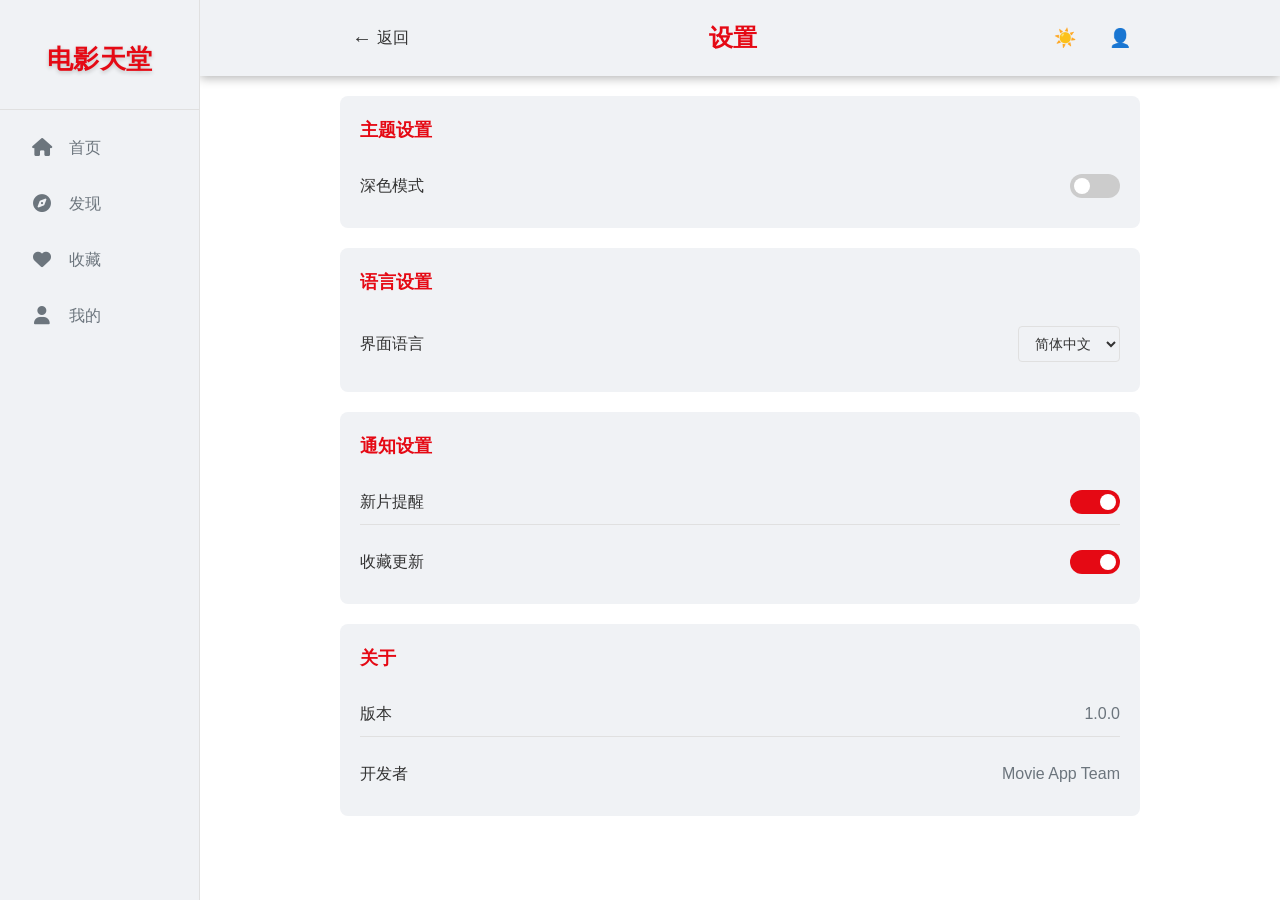
<file: settings/index.html>
<!DOCTYPE html><html><head><meta charset="utf-8">
<meta name="viewport" content="width=device-width, initial-scale=1">
<title>电影APP</title>
<style>*,::backdrop,:after,:before{--tw-border-spacing-x:0;--tw-border-spacing-y:0;--tw-translate-x:0;--tw-translate-y:0;--tw-rotate:0;--tw-skew-x:0;--tw-skew-y:0;--tw-scale-x:1;--tw-scale-y:1;--tw-pan-x: ;--tw-pan-y: ;--tw-pinch-zoom: ;--tw-scroll-snap-strictness:proximity;--tw-gradient-from-position: ;--tw-gradient-via-position: ;--tw-gradient-to-position: ;--tw-ordinal: ;--tw-slashed-zero: ;--tw-numeric-figure: ;--tw-numeric-spacing: ;--tw-numeric-fraction: ;--tw-ring-inset: ;--tw-ring-offset-width:0px;--tw-ring-offset-color:#fff;--tw-ring-color:#3b82f680;--tw-ring-offset-shadow:0 0 #0000;--tw-ring-shadow:0 0 #0000;--tw-shadow:0 0 #0000;--tw-shadow-colored:0 0 #0000;--tw-blur: ;--tw-brightness: ;--tw-contrast: ;--tw-grayscale: ;--tw-hue-rotate: ;--tw-invert: ;--tw-saturate: ;--tw-sepia: ;--tw-drop-shadow: ;--tw-backdrop-blur: ;--tw-backdrop-brightness: ;--tw-backdrop-contrast: ;--tw-backdrop-grayscale: ;--tw-backdrop-hue-rotate: ;--tw-backdrop-invert: ;--tw-backdrop-opacity: ;--tw-backdrop-saturate: ;--tw-backdrop-sepia: ;--tw-contain-size: ;--tw-contain-layout: ;--tw-contain-paint: ;--tw-contain-style: }/*! tailwindcss v3.4.17 | MIT License | https://tailwindcss.com*/*,:after,:before{border:0 solid #e5e7eb;box-sizing:border-box}:after,:before{--tw-content:""}:host,html{line-height:1.5;-webkit-text-size-adjust:100%;font-family:ui-sans-serif,system-ui,sans-serif,Apple Color Emoji,Segoe UI Emoji,Segoe UI Symbol,Noto Color Emoji;font-feature-settings:normal;font-variation-settings:normal;-moz-tab-size:4;tab-size:4;-webkit-tap-highlight-color:transparent}body{line-height:inherit;margin:0}hr{border-top-width:1px;color:inherit;height:0}abbr:where([title]){-webkit-text-decoration:underline dotted;text-decoration:underline dotted}h1,h2,h3,h4,h5,h6{font-size:inherit;font-weight:inherit}a{color:inherit;text-decoration:inherit}b,strong{font-weight:bolder}code,kbd,pre,samp{font-family:ui-monospace,SFMono-Regular,Menlo,Monaco,Consolas,Liberation Mono,Courier New,monospace;font-feature-settings:normal;font-size:1em;font-variation-settings:normal}small{font-size:80%}sub,sup{font-size:75%;line-height:0;position:relative;vertical-align:initial}sub{bottom:-.25em}sup{top:-.5em}table{border-collapse:collapse;border-color:inherit;text-indent:0}button,input,optgroup,select,textarea{color:inherit;font-family:inherit;font-feature-settings:inherit;font-size:100%;font-variation-settings:inherit;font-weight:inherit;letter-spacing:inherit;line-height:inherit;margin:0;padding:0}button,select{text-transform:none}button,input:where([type=button]),input:where([type=reset]),input:where([type=submit]){-webkit-appearance:button;background-color:initial;background-image:none}:-moz-focusring{outline:auto}:-moz-ui-invalid{box-shadow:none}progress{vertical-align:initial}::-webkit-inner-spin-button,::-webkit-outer-spin-button{height:auto}[type=search]{-webkit-appearance:textfield;outline-offset:-2px}::-webkit-search-decoration{-webkit-appearance:none}::-webkit-file-upload-button{-webkit-appearance:button;font:inherit}summary{display:list-item}blockquote,dd,dl,figure,h1,h2,h3,h4,h5,h6,hr,p,pre{margin:0}fieldset{margin:0}fieldset,legend{padding:0}menu,ol,ul{list-style:none;margin:0;padding:0}dialog{padding:0}textarea{resize:vertical}input::placeholder,textarea::placeholder{color:#9ca3af;opacity:1}[role=button],button{cursor:pointer}:disabled{cursor:default}audio,canvas,embed,iframe,img,object,svg,video{display:block;vertical-align:middle}img,video{height:auto;max-width:100%}[hidden]:where(:not([hidden=until-found])){display:none}.container{width:100%}@media (min-width:640px){.container{max-width:640px}}@media (min-width:768px){.container{max-width:768px}}@media (min-width:1024px){.container{max-width:1024px}}@media (min-width:1280px){.container{max-width:1280px}}@media (min-width:1536px){.container{max-width:1536px}}.visible{visibility:visible}.fixed{position:fixed}.absolute{position:absolute}.relative{position:relative}.sticky{position:sticky}.bottom-0{bottom:0}.left-0{left:0}.right-0{right:0}.top-0{top:0}.z-20{z-index:20}.z-50{z-index:50}.-mx-1{margin-left:-.25rem;margin-right:-.25rem}.mx-4{margin-left:1rem;margin-right:1rem}.mx-auto{margin-left:auto;margin-right:auto}.mb-1{margin-bottom:.25rem}.mb-2{margin-bottom:.5rem}.mb-3{margin-bottom:.75rem}.mb-4{margin-bottom:1rem}.mb-6{margin-bottom:1.5rem}.mb-8{margin-bottom:2rem}.ml-1{margin-left:.25rem}.ml-5{margin-left:1.25rem}.mr-1{margin-right:.25rem}.mr-4{margin-right:1rem}.mt-1{margin-top:.25rem}.mt-2{margin-top:.5rem}.mt-4{margin-top:1rem}.mt-5{margin-top:1.25rem}.mt-6{margin-top:1.5rem}.block{display:block}.inline{display:inline}.flex{display:flex}.grid{display:grid}.hidden{display:none}.h-10{height:2.5rem}.h-14{height:3.5rem}.h-20{height:5rem}.h-36{height:9rem}.min-h-screen{min-height:100vh}.w-10{width:2.5rem}.w-14{width:3.5rem}.w-20{width:5rem}.w-full{width:100%}.min-w-\[130px\]{min-width:130px}.flex-1{flex:1 1 0%}.flex-shrink{flex-shrink:1}.flex-shrink-0{flex-shrink:0}.flex-grow,.grow{flex-grow:1}.transform{transform:translate(var(--tw-translate-x),var(--tw-translate-y)) rotate(var(--tw-rotate)) skew(var(--tw-skew-x)) skewY(var(--tw-skew-y)) scaleX(var(--tw-scale-x)) scaleY(var(--tw-scale-y))}.cursor-pointer{cursor:pointer}.grid-cols-4{grid-template-columns:repeat(4,minmax(0,1fr))}.flex-wrap{flex-wrap:wrap}.items-center{align-items:center}.justify-end{justify-content:flex-end}.justify-center{justify-content:center}.justify-between{justify-content:space-between}.gap-4{gap:1rem}.gap-6{gap:1.5rem}.overflow-hidden{overflow:hidden}.overflow-x-auto{overflow-x:auto}.truncate{overflow:hidden;text-overflow:ellipsis;white-space:nowrap}.rounded-full{border-radius:9999px}.rounded-lg{border-radius:.5rem}.rounded-xl{border-radius:.75rem}.rounded-r-none{border-bottom-right-radius:0;border-top-right-radius:0}.border{border-width:1px}.border-2{border-width:2px}.border-4{border-width:4px}.border-b{border-bottom-width:1px}.border-b-2{border-bottom-width:2px}.border-\[\#e50914\]{--tw-border-opacity:1;border-color:rgb(229 9 20/var(--tw-border-opacity,1))}.border-white{--tw-border-opacity:1;border-color:rgb(255 255 255/var(--tw-border-opacity,1))}.bg-\[\#07C160\]{--tw-bg-opacity:1;background-color:rgb(7 193 96/var(--tw-bg-opacity,1))}.bg-\[\#1DA1F2\]{--tw-bg-opacity:1;background-color:rgb(29 161 242/var(--tw-bg-opacity,1))}.bg-\[\#E1306C\]{--tw-bg-opacity:1;background-color:rgb(225 48 108/var(--tw-bg-opacity,1))}.bg-\[\#e50914\]{--tw-bg-opacity:1;background-color:rgb(229 9 20/var(--tw-bg-opacity,1))}.bg-gray-700{--tw-bg-opacity:1;background-color:rgb(55 65 81/var(--tw-bg-opacity,1))}.bg-gradient-to-br{background-image:linear-gradient(to bottom right,var(--tw-gradient-stops))}.bg-gradient-to-t{background-image:linear-gradient(to top,var(--tw-gradient-stops))}.from-\[\#1a1d24\]{--tw-gradient-from:#1a1d24 var(--tw-gradient-from-position);--tw-gradient-to:#1a1d2400 var(--tw-gradient-to-position);--tw-gradient-stops:var(--tw-gradient-from),var(--tw-gradient-to)}.from-gray-800{--tw-gradient-from:#1f2937 var(--tw-gradient-from-position);--tw-gradient-to:#1f293700 var(--tw-gradient-to-position);--tw-gradient-stops:var(--tw-gradient-from),var(--tw-gradient-to)}.to-gray-900{--tw-gradient-to:#111827 var(--tw-gradient-to-position)}.to-transparent{--tw-gradient-to:#0000 var(--tw-gradient-to-position)}.bg-cover{background-size:cover}.p-4{padding:1rem}.p-5{padding:1.25rem}.p-6{padding:1.5rem}.px-4{padding-left:1rem;padding-right:1rem}.px-8{padding-left:2rem;padding-right:2rem}.py-1\.5{padding-bottom:.375rem;padding-top:.375rem}.py-2\.5{padding-bottom:.625rem;padding-top:.625rem}.py-3{padding-top:.75rem}.pb-3,.py-3{padding-bottom:.75rem}.pb-8{padding-bottom:2rem}.pt-20{padding-top:5rem}.text-center{text-align:center}.text-2xl{font-size:1.5rem;line-height:2rem}.text-4xl{font-size:2.25rem;line-height:2.5rem}.text-5xl{font-size:3rem;line-height:1}.text-base{font-size:1rem;line-height:1.5rem}.text-lg{font-size:1.125rem;line-height:1.75rem}.text-sm{font-size:.875rem;line-height:1.25rem}.text-xl{font-size:1.25rem;line-height:1.75rem}.text-xs{font-size:.75rem;line-height:1rem}.font-bold{font-weight:700}.font-medium{font-weight:500}.font-semibold{font-weight:600}.text-\[\#e50914\]{--tw-text-opacity:1;color:rgb(229 9 20/var(--tw-text-opacity,1))}.text-blue-400{--tw-text-opacity:1;color:rgb(96 165 250/var(--tw-text-opacity,1))}.text-gray-100{--tw-text-opacity:1;color:rgb(243 244 246/var(--tw-text-opacity,1))}.text-gray-400{--tw-text-opacity:1;color:rgb(156 163 175/var(--tw-text-opacity,1))}.text-gray-500{--tw-text-opacity:1;color:rgb(107 114 128/var(--tw-text-opacity,1))}.text-gray-600{--tw-text-opacity:1;color:rgb(75 85 99/var(--tw-text-opacity,1))}.text-orange-400{--tw-text-opacity:1;color:rgb(251 146 60/var(--tw-text-opacity,1))}.text-purple-400{--tw-text-opacity:1;color:rgb(192 132 252/var(--tw-text-opacity,1))}.text-red-400{--tw-text-opacity:1;color:rgb(248 113 113/var(--tw-text-opacity,1))}.text-secondary{color:var(--text-secondary)}.text-white{--tw-text-opacity:1;color:rgb(255 255 255/var(--tw-text-opacity,1))}.underline{text-decoration-line:underline}.antialiased{-webkit-font-smoothing:antialiased;-moz-osx-font-smoothing:grayscale}.opacity-80{opacity:.8}.shadow{--tw-shadow:0 1px 3px 0 #0000001a,0 1px 2px -1px #0000001a;--tw-shadow-colored:0 1px 3px 0 var(--tw-shadow-color),0 1px 2px -1px var(--tw-shadow-color)}.shadow,.shadow-lg{box-shadow:var(--tw-ring-offset-shadow,0 0 #0000),var(--tw-ring-shadow,0 0 #0000),var(--tw-shadow)}.shadow-lg{--tw-shadow:0 10px 15px -3px #0000001a,0 4px 6px -4px #0000001a;--tw-shadow-colored:0 10px 15px -3px var(--tw-shadow-color),0 4px 6px -4px var(--tw-shadow-color)}.shadow-md{--tw-shadow:0 4px 6px -1px #0000001a,0 2px 4px -2px #0000001a;--tw-shadow-colored:0 4px 6px -1px var(--tw-shadow-color),0 2px 4px -2px var(--tw-shadow-color)}.shadow-md,.shadow-sm{box-shadow:var(--tw-ring-offset-shadow,0 0 #0000),var(--tw-ring-shadow,0 0 #0000),var(--tw-shadow)}.shadow-sm{--tw-shadow:0 1px 2px 0 #0000000d;--tw-shadow-colored:0 1px 2px 0 var(--tw-shadow-color)}.outline{outline-style:solid}.blur{--tw-blur:blur(8px)}.blur,.grayscale{filter:var(--tw-blur) var(--tw-brightness) var(--tw-contrast) var(--tw-grayscale) var(--tw-hue-rotate) var(--tw-invert) var(--tw-saturate) var(--tw-sepia) var(--tw-drop-shadow)}.grayscale{--tw-grayscale:grayscale(100%)}.filter{filter:var(--tw-blur) var(--tw-brightness) var(--tw-contrast) var(--tw-grayscale) var(--tw-hue-rotate) var(--tw-invert) var(--tw-saturate) var(--tw-sepia) var(--tw-drop-shadow)}.backdrop-filter{-webkit-backdrop-filter:var(--tw-backdrop-blur) var(--tw-backdrop-brightness) var(--tw-backdrop-contrast) var(--tw-backdrop-grayscale) var(--tw-backdrop-hue-rotate) var(--tw-backdrop-invert) var(--tw-backdrop-opacity) var(--tw-backdrop-saturate) var(--tw-backdrop-sepia);backdrop-filter:var(--tw-backdrop-blur) var(--tw-backdrop-brightness) var(--tw-backdrop-contrast) var(--tw-backdrop-grayscale) var(--tw-backdrop-hue-rotate) var(--tw-backdrop-invert) var(--tw-backdrop-opacity) var(--tw-backdrop-saturate) var(--tw-backdrop-sepia)}.transition{transition-duration:.15s;transition-property:color,background-color,border-color,text-decoration-color,fill,stroke,opacity,box-shadow,transform,filter,backdrop-filter;transition-timing-function:cubic-bezier(.4,0,.2,1)}.transition-all{transition-duration:.15s;transition-property:all;transition-timing-function:cubic-bezier(.4,0,.2,1)}.transition-colors{transition-duration:.15s;transition-property:color,background-color,border-color,text-decoration-color,fill,stroke;transition-timing-function:cubic-bezier(.4,0,.2,1)}.transition-transform{transition-duration:.15s;transition-property:transform;transition-timing-function:cubic-bezier(.4,0,.2,1)}.duration-200{transition-duration:.2s}.ease-in-out{transition-timing-function:cubic-bezier(.4,0,.2,1)}.hover\:bg-\[\#e50914\]:hover{--tw-bg-opacity:1;background-color:rgb(229 9 20/var(--tw-bg-opacity,1))}.hover\:bg-gray-600:hover{--tw-bg-opacity:1;background-color:rgb(75 85 99/var(--tw-bg-opacity,1))}.hover\:text-gray-300:hover{--tw-text-opacity:1;color:rgb(209 213 219/var(--tw-text-opacity,1))}.hover\:underline:hover{text-decoration-line:underline}.hover\:shadow-lg:hover{--tw-shadow:0 10px 15px -3px #0000001a,0 4px 6px -4px #0000001a;--tw-shadow-colored:0 10px 15px -3px var(--tw-shadow-color),0 4px 6px -4px var(--tw-shadow-color);box-shadow:var(--tw-ring-offset-shadow,0 0 #0000),var(--tw-ring-shadow,0 0 #0000),var(--tw-shadow)}.hover\:brightness-110:hover{--tw-brightness:brightness(1.1);filter:var(--tw-blur) var(--tw-brightness) var(--tw-contrast) var(--tw-grayscale) var(--tw-hue-rotate) var(--tw-invert) var(--tw-saturate) var(--tw-sepia) var(--tw-drop-shadow)}</style>
<style>/*!
 * Font Awesome Free 6.7.2 by @fontawesome - https://fontawesome.com
 * License - https://fontawesome.com/license/free (Icons: CC BY 4.0, Fonts: SIL OFL 1.1, Code: MIT License)
 * Copyright 2024 Fonticons, Inc.
 */.fa{font-family:var(--fa-style-family,"Font Awesome 6 Free");font-weight:var(--fa-style,900)}.fa,.fa-brands,.fa-regular,.fa-solid,.fab,.far,.fas{-moz-osx-font-smoothing:grayscale;-webkit-font-smoothing:antialiased;display:var(--fa-display,inline-block);font-style:normal;font-variant:normal;line-height:1;text-rendering:auto}.fa-brands:before,.fa-regular:before,.fa-solid:before,.fa:before,.fab:before,.far:before,.fas:before{content:var(--fa)}.fa-classic,.fa-regular,.fa-solid,.far,.fas{font-family:Font Awesome\ 6 Free}.fa-brands,.fab{font-family:Font Awesome\ 6 Brands}.fa-1x{font-size:1em}.fa-2x{font-size:2em}.fa-3x{font-size:3em}.fa-4x{font-size:4em}.fa-5x{font-size:5em}.fa-6x{font-size:6em}.fa-7x{font-size:7em}.fa-8x{font-size:8em}.fa-9x{font-size:9em}.fa-10x{font-size:10em}.fa-2xs{font-size:.625em;line-height:.1em;vertical-align:.225em}.fa-xs{font-size:.75em;line-height:.08333em;vertical-align:.125em}.fa-sm{font-size:.875em;line-height:.07143em;vertical-align:.05357em}.fa-lg{font-size:1.25em;line-height:.05em;vertical-align:-.075em}.fa-xl{font-size:1.5em;line-height:.04167em;vertical-align:-.125em}.fa-2xl{font-size:2em;line-height:.03125em;vertical-align:-.1875em}.fa-fw{text-align:center;width:1.25em}.fa-ul{list-style-type:none;margin-left:var(--fa-li-margin,2.5em);padding-left:0}.fa-ul>li{position:relative}.fa-li{left:calc(var(--fa-li-width, 2em)*-1);line-height:inherit;position:absolute;text-align:center;width:var(--fa-li-width,2em)}.fa-border{border-color:var(--fa-border-color,#eee);border-radius:var(--fa-border-radius,.1em);border-style:var(--fa-border-style,solid);border-width:var(--fa-border-width,.08em);padding:var(--fa-border-padding,.2em .25em .15em)}.fa-pull-left{float:left;margin-right:var(--fa-pull-margin,.3em)}.fa-pull-right{float:right;margin-left:var(--fa-pull-margin,.3em)}.fa-beat{animation-delay:var(--fa-animation-delay,0s);animation-direction:var(--fa-animation-direction,normal);animation-duration:var(--fa-animation-duration,1s);animation-iteration-count:var(--fa-animation-iteration-count,infinite);animation-name:fa-beat;animation-timing-function:var(--fa-animation-timing,ease-in-out)}.fa-bounce{animation-delay:var(--fa-animation-delay,0s);animation-direction:var(--fa-animation-direction,normal);animation-duration:var(--fa-animation-duration,1s);animation-iteration-count:var(--fa-animation-iteration-count,infinite);animation-name:fa-bounce;animation-timing-function:var(--fa-animation-timing,cubic-bezier(.28,.84,.42,1))}.fa-fade{animation-iteration-count:var(--fa-animation-iteration-count,infinite);animation-name:fa-fade;animation-timing-function:var(--fa-animation-timing,cubic-bezier(.4,0,.6,1))}.fa-beat-fade,.fa-fade{animation-delay:var(--fa-animation-delay,0s);animation-direction:var(--fa-animation-direction,normal);animation-duration:var(--fa-animation-duration,1s)}.fa-beat-fade{animation-iteration-count:var(--fa-animation-iteration-count,infinite);animation-name:fa-beat-fade;animation-timing-function:var(--fa-animation-timing,cubic-bezier(.4,0,.6,1))}.fa-flip{animation-delay:var(--fa-animation-delay,0s);animation-direction:var(--fa-animation-direction,normal);animation-duration:var(--fa-animation-duration,1s);animation-iteration-count:var(--fa-animation-iteration-count,infinite);animation-name:fa-flip;animation-timing-function:var(--fa-animation-timing,ease-in-out)}.fa-shake{animation-duration:var(--fa-animation-duration,1s);animation-iteration-count:var(--fa-animation-iteration-count,infinite);animation-name:fa-shake;animation-timing-function:var(--fa-animation-timing,linear)}.fa-shake,.fa-spin{animation-delay:var(--fa-animation-delay,0s);animation-direction:var(--fa-animation-direction,normal)}.fa-spin{animation-duration:var(--fa-animation-duration,2s);animation-iteration-count:var(--fa-animation-iteration-count,infinite);animation-name:fa-spin;animation-timing-function:var(--fa-animation-timing,linear)}.fa-spin-reverse{--fa-animation-direction:reverse}.fa-pulse,.fa-spin-pulse{animation-direction:var(--fa-animation-direction,normal);animation-duration:var(--fa-animation-duration,1s);animation-iteration-count:var(--fa-animation-iteration-count,infinite);animation-name:fa-spin;animation-timing-function:var(--fa-animation-timing,steps(8))}@media (prefers-reduced-motion:reduce){.fa-beat,.fa-beat-fade,.fa-bounce,.fa-fade,.fa-flip,.fa-pulse,.fa-shake,.fa-spin,.fa-spin-pulse{animation-delay:-1ms;animation-duration:1ms;animation-iteration-count:1;transition-delay:0s;transition-duration:0s}}@keyframes fa-beat{0%,90%{transform:scale(1)}45%{transform:scale(var(--fa-beat-scale,1.25))}}@keyframes fa-bounce{0%{transform:scale(1) translateY(0)}10%{transform:scale(var(--fa-bounce-start-scale-x,1.1),var(--fa-bounce-start-scale-y,.9)) translateY(0)}30%{transform:scale(var(--fa-bounce-jump-scale-x,.9),var(--fa-bounce-jump-scale-y,1.1)) translateY(var(--fa-bounce-height,-.5em))}50%{transform:scale(var(--fa-bounce-land-scale-x,1.05),var(--fa-bounce-land-scale-y,.95)) translateY(0)}57%{transform:scale(1) translateY(var(--fa-bounce-rebound,-.125em))}64%{transform:scale(1) translateY(0)}to{transform:scale(1) translateY(0)}}@keyframes fa-fade{50%{opacity:var(--fa-fade-opacity,.4)}}@keyframes fa-beat-fade{0%,to{opacity:var(--fa-beat-fade-opacity,.4);transform:scale(1)}50%{opacity:1;transform:scale(var(--fa-beat-fade-scale,1.125))}}@keyframes fa-flip{50%{transform:rotate3d(var(--fa-flip-x,0),var(--fa-flip-y,1),var(--fa-flip-z,0),var(--fa-flip-angle,-180deg))}}@keyframes fa-shake{0%{transform:rotate(-15deg)}4%{transform:rotate(15deg)}24%,8%{transform:rotate(-18deg)}12%,28%{transform:rotate(18deg)}16%{transform:rotate(-22deg)}20%{transform:rotate(22deg)}32%{transform:rotate(-12deg)}36%{transform:rotate(12deg)}40%,to{transform:rotate(0)}}@keyframes fa-spin{0%{transform:rotate(0)}to{transform:rotate(1turn)}}.fa-rotate-90{transform:rotate(90deg)}.fa-rotate-180{transform:rotate(180deg)}.fa-rotate-270{transform:rotate(270deg)}.fa-flip-horizontal{transform:scaleX(-1)}.fa-flip-vertical{transform:scaleY(-1)}.fa-flip-both,.fa-flip-horizontal.fa-flip-vertical{transform:scale(-1)}.fa-rotate-by{transform:rotate(var(--fa-rotate-angle,0))}.fa-stack{display:inline-block;height:2em;line-height:2em;position:relative;vertical-align:middle;width:2.5em}.fa-stack-1x,.fa-stack-2x{left:0;position:absolute;text-align:center;width:100%;z-index:var(--fa-stack-z-index,auto)}.fa-stack-1x{line-height:inherit}.fa-stack-2x{font-size:2em}.fa-inverse{color:var(--fa-inverse,#fff)}.fa-0{--fa:"0"}.fa-1{--fa:"1"}.fa-2{--fa:"2"}.fa-3{--fa:"3"}.fa-4{--fa:"4"}.fa-5{--fa:"5"}.fa-6{--fa:"6"}.fa-7{--fa:"7"}.fa-8{--fa:"8"}.fa-9{--fa:"9"}.fa-fill-drip{--fa:""}.fa-arrows-to-circle{--fa:""}.fa-chevron-circle-right,.fa-circle-chevron-right{--fa:""}.fa-at{--fa:"@"}.fa-trash-alt,.fa-trash-can{--fa:""}.fa-text-height{--fa:""}.fa-user-times,.fa-user-xmark{--fa:""}.fa-stethoscope{--fa:""}.fa-comment-alt,.fa-message{--fa:""}.fa-info{--fa:""}.fa-compress-alt,.fa-down-left-and-up-right-to-center{--fa:""}.fa-explosion{--fa:""}.fa-file-alt,.fa-file-lines,.fa-file-text{--fa:""}.fa-wave-square{--fa:""}.fa-ring{--fa:""}.fa-building-un{--fa:""}.fa-dice-three{--fa:""}.fa-calendar-alt,.fa-calendar-days{--fa:""}.fa-anchor-circle-check{--fa:""}.fa-building-circle-arrow-right{--fa:""}.fa-volleyball,.fa-volleyball-ball{--fa:""}.fa-arrows-up-to-line{--fa:""}.fa-sort-desc,.fa-sort-down{--fa:""}.fa-circle-minus,.fa-minus-circle{--fa:""}.fa-door-open{--fa:""}.fa-right-from-bracket,.fa-sign-out-alt{--fa:""}.fa-atom{--fa:""}.fa-soap{--fa:""}.fa-heart-music-camera-bolt,.fa-icons{--fa:""}.fa-microphone-alt-slash,.fa-microphone-lines-slash{--fa:""}.fa-bridge-circle-check{--fa:""}.fa-pump-medical{--fa:""}.fa-fingerprint{--fa:""}.fa-hand-point-right{--fa:""}.fa-magnifying-glass-location,.fa-search-location{--fa:""}.fa-forward-step,.fa-step-forward{--fa:""}.fa-face-smile-beam,.fa-smile-beam{--fa:""}.fa-flag-checkered{--fa:""}.fa-football,.fa-football-ball{--fa:""}.fa-school-circle-exclamation{--fa:""}.fa-crop{--fa:""}.fa-angle-double-down,.fa-angles-down{--fa:""}.fa-users-rectangle{--fa:""}.fa-people-roof{--fa:""}.fa-people-line{--fa:""}.fa-beer,.fa-beer-mug-empty{--fa:""}.fa-diagram-predecessor{--fa:""}.fa-arrow-up-long,.fa-long-arrow-up{--fa:""}.fa-burn,.fa-fire-flame-simple{--fa:""}.fa-male,.fa-person{--fa:""}.fa-laptop{--fa:""}.fa-file-csv{--fa:""}.fa-menorah{--fa:""}.fa-truck-plane{--fa:""}.fa-record-vinyl{--fa:""}.fa-face-grin-stars,.fa-grin-stars{--fa:""}.fa-bong{--fa:""}.fa-pastafarianism,.fa-spaghetti-monster-flying{--fa:""}.fa-arrow-down-up-across-line{--fa:""}.fa-spoon,.fa-utensil-spoon{--fa:""}.fa-jar-wheat{--fa:""}.fa-envelopes-bulk,.fa-mail-bulk{--fa:""}.fa-file-circle-exclamation{--fa:""}.fa-circle-h,.fa-hospital-symbol{--fa:""}.fa-pager{--fa:""}.fa-address-book,.fa-contact-book{--fa:""}.fa-strikethrough{--fa:""}.fa-k{--fa:"K"}.fa-landmark-flag{--fa:""}.fa-pencil,.fa-pencil-alt{--fa:""}.fa-backward{--fa:""}.fa-caret-right{--fa:""}.fa-comments{--fa:""}.fa-file-clipboard,.fa-paste{--fa:""}.fa-code-pull-request{--fa:""}.fa-clipboard-list{--fa:""}.fa-truck-loading,.fa-truck-ramp-box{--fa:""}.fa-user-check{--fa:""}.fa-vial-virus{--fa:""}.fa-sheet-plastic{--fa:""}.fa-blog{--fa:""}.fa-user-ninja{--fa:""}.fa-person-arrow-up-from-line{--fa:""}.fa-scroll-torah,.fa-torah{--fa:""}.fa-broom-ball,.fa-quidditch,.fa-quidditch-broom-ball{--fa:""}.fa-toggle-off{--fa:""}.fa-archive,.fa-box-archive{--fa:""}.fa-person-drowning{--fa:""}.fa-arrow-down-9-1,.fa-sort-numeric-desc,.fa-sort-numeric-down-alt{--fa:""}.fa-face-grin-tongue-squint,.fa-grin-tongue-squint{--fa:""}.fa-spray-can{--fa:""}.fa-truck-monster{--fa:""}.fa-w{--fa:"W"}.fa-earth-africa,.fa-globe-africa{--fa:""}.fa-rainbow{--fa:""}.fa-circle-notch{--fa:""}.fa-tablet-alt,.fa-tablet-screen-button{--fa:""}.fa-paw{--fa:""}.fa-cloud{--fa:""}.fa-trowel-bricks{--fa:""}.fa-face-flushed,.fa-flushed{--fa:""}.fa-hospital-user{--fa:""}.fa-tent-arrow-left-right{--fa:""}.fa-gavel,.fa-legal{--fa:""}.fa-binoculars{--fa:""}.fa-microphone-slash{--fa:""}.fa-box-tissue{--fa:""}.fa-motorcycle{--fa:""}.fa-bell-concierge,.fa-concierge-bell{--fa:""}.fa-pen-ruler,.fa-pencil-ruler{--fa:""}.fa-people-arrows,.fa-people-arrows-left-right{--fa:""}.fa-mars-and-venus-burst{--fa:""}.fa-caret-square-right,.fa-square-caret-right{--fa:""}.fa-cut,.fa-scissors{--fa:""}.fa-sun-plant-wilt{--fa:""}.fa-toilets-portable{--fa:""}.fa-hockey-puck{--fa:""}.fa-table{--fa:""}.fa-magnifying-glass-arrow-right{--fa:""}.fa-digital-tachograph,.fa-tachograph-digital{--fa:""}.fa-users-slash{--fa:""}.fa-clover{--fa:""}.fa-mail-reply,.fa-reply{--fa:""}.fa-star-and-crescent{--fa:""}.fa-house-fire{--fa:""}.fa-minus-square,.fa-square-minus{--fa:""}.fa-helicopter{--fa:""}.fa-compass{--fa:""}.fa-caret-square-down,.fa-square-caret-down{--fa:""}.fa-file-circle-question{--fa:""}.fa-laptop-code{--fa:""}.fa-swatchbook{--fa:""}.fa-prescription-bottle{--fa:""}.fa-bars,.fa-navicon{--fa:""}.fa-people-group{--fa:""}.fa-hourglass-3,.fa-hourglass-end{--fa:""}.fa-heart-broken,.fa-heart-crack{--fa:""}.fa-external-link-square-alt,.fa-square-up-right{--fa:""}.fa-face-kiss-beam,.fa-kiss-beam{--fa:""}.fa-film{--fa:""}.fa-ruler-horizontal{--fa:""}.fa-people-robbery{--fa:""}.fa-lightbulb{--fa:""}.fa-caret-left{--fa:""}.fa-circle-exclamation,.fa-exclamation-circle{--fa:""}.fa-school-circle-xmark{--fa:""}.fa-arrow-right-from-bracket,.fa-sign-out{--fa:""}.fa-chevron-circle-down,.fa-circle-chevron-down{--fa:""}.fa-unlock-alt,.fa-unlock-keyhole{--fa:""}.fa-cloud-showers-heavy{--fa:""}.fa-headphones-alt,.fa-headphones-simple{--fa:""}.fa-sitemap{--fa:""}.fa-circle-dollar-to-slot,.fa-donate{--fa:""}.fa-memory{--fa:""}.fa-road-spikes{--fa:""}.fa-fire-burner{--fa:""}.fa-flag{--fa:""}.fa-hanukiah{--fa:""}.fa-feather{--fa:""}.fa-volume-down,.fa-volume-low{--fa:""}.fa-comment-slash{--fa:""}.fa-cloud-sun-rain{--fa:""}.fa-compress{--fa:""}.fa-wheat-alt,.fa-wheat-awn{--fa:""}.fa-ankh{--fa:""}.fa-hands-holding-child{--fa:""}.fa-asterisk{--fa:"*"}.fa-check-square,.fa-square-check{--fa:""}.fa-peseta-sign{--fa:""}.fa-header,.fa-heading{--fa:""}.fa-ghost{--fa:""}.fa-list,.fa-list-squares{--fa:""}.fa-phone-square-alt,.fa-square-phone-flip{--fa:""}.fa-cart-plus{--fa:""}.fa-gamepad{--fa:""}.fa-circle-dot,.fa-dot-circle{--fa:""}.fa-dizzy,.fa-face-dizzy{--fa:""}.fa-egg{--fa:""}.fa-house-medical-circle-xmark{--fa:""}.fa-campground{--fa:""}.fa-folder-plus{--fa:""}.fa-futbol,.fa-futbol-ball,.fa-soccer-ball{--fa:""}.fa-paint-brush,.fa-paintbrush{--fa:""}.fa-lock{--fa:""}.fa-gas-pump{--fa:""}.fa-hot-tub,.fa-hot-tub-person{--fa:""}.fa-map-location,.fa-map-marked{--fa:""}.fa-house-flood-water{--fa:""}.fa-tree{--fa:""}.fa-bridge-lock{--fa:""}.fa-sack-dollar{--fa:""}.fa-edit,.fa-pen-to-square{--fa:""}.fa-car-side{--fa:""}.fa-share-alt,.fa-share-nodes{--fa:""}.fa-heart-circle-minus{--fa:""}.fa-hourglass-2,.fa-hourglass-half{--fa:""}.fa-microscope{--fa:""}.fa-sink{--fa:""}.fa-bag-shopping,.fa-shopping-bag{--fa:""}.fa-arrow-down-z-a,.fa-sort-alpha-desc,.fa-sort-alpha-down-alt{--fa:""}.fa-mitten{--fa:""}.fa-person-rays{--fa:""}.fa-users{--fa:""}.fa-eye-slash{--fa:""}.fa-flask-vial{--fa:""}.fa-hand,.fa-hand-paper{--fa:""}.fa-om{--fa:""}.fa-worm{--fa:""}.fa-house-circle-xmark{--fa:""}.fa-plug{--fa:""}.fa-chevron-up{--fa:""}.fa-hand-spock{--fa:""}.fa-stopwatch{--fa:""}.fa-face-kiss,.fa-kiss{--fa:""}.fa-bridge-circle-xmark{--fa:""}.fa-face-grin-tongue,.fa-grin-tongue{--fa:""}.fa-chess-bishop{--fa:""}.fa-face-grin-wink,.fa-grin-wink{--fa:""}.fa-deaf,.fa-deafness,.fa-ear-deaf,.fa-hard-of-hearing{--fa:""}.fa-road-circle-check{--fa:""}.fa-dice-five{--fa:""}.fa-rss-square,.fa-square-rss{--fa:""}.fa-land-mine-on{--fa:""}.fa-i-cursor{--fa:""}.fa-stamp{--fa:""}.fa-stairs{--fa:""}.fa-i{--fa:"I"}.fa-hryvnia,.fa-hryvnia-sign{--fa:""}.fa-pills{--fa:""}.fa-face-grin-wide,.fa-grin-alt{--fa:""}.fa-tooth{--fa:""}.fa-v{--fa:"V"}.fa-bangladeshi-taka-sign{--fa:""}.fa-bicycle{--fa:""}.fa-rod-asclepius,.fa-rod-snake,.fa-staff-aesculapius,.fa-staff-snake{--fa:""}.fa-head-side-cough-slash{--fa:""}.fa-ambulance,.fa-truck-medical{--fa:""}.fa-wheat-awn-circle-exclamation{--fa:""}.fa-snowman{--fa:""}.fa-mortar-pestle{--fa:""}.fa-road-barrier{--fa:""}.fa-school{--fa:""}.fa-igloo{--fa:""}.fa-joint{--fa:""}.fa-angle-right{--fa:""}.fa-horse{--fa:""}.fa-q{--fa:"Q"}.fa-g{--fa:"G"}.fa-notes-medical{--fa:""}.fa-temperature-2,.fa-temperature-half,.fa-thermometer-2,.fa-thermometer-half{--fa:""}.fa-dong-sign{--fa:""}.fa-capsules{--fa:""}.fa-poo-bolt,.fa-poo-storm{--fa:""}.fa-face-frown-open,.fa-frown-open{--fa:""}.fa-hand-point-up{--fa:""}.fa-money-bill{--fa:""}.fa-bookmark{--fa:""}.fa-align-justify{--fa:""}.fa-umbrella-beach{--fa:""}.fa-helmet-un{--fa:""}.fa-bullseye{--fa:""}.fa-bacon{--fa:""}.fa-hand-point-down{--fa:""}.fa-arrow-up-from-bracket{--fa:""}.fa-folder,.fa-folder-blank{--fa:""}.fa-file-medical-alt,.fa-file-waveform{--fa:""}.fa-radiation{--fa:""}.fa-chart-simple{--fa:""}.fa-mars-stroke{--fa:""}.fa-vial{--fa:""}.fa-dashboard,.fa-gauge,.fa-gauge-med,.fa-tachometer-alt-average{--fa:""}.fa-magic-wand-sparkles,.fa-wand-magic-sparkles{--fa:""}.fa-e{--fa:"E"}.fa-pen-alt,.fa-pen-clip{--fa:""}.fa-bridge-circle-exclamation{--fa:""}.fa-user{--fa:""}.fa-school-circle-check{--fa:""}.fa-dumpster{--fa:""}.fa-shuttle-van,.fa-van-shuttle{--fa:""}.fa-building-user{--fa:""}.fa-caret-square-left,.fa-square-caret-left{--fa:""}.fa-highlighter{--fa:""}.fa-key{--fa:""}.fa-bullhorn{--fa:""}.fa-globe{--fa:""}.fa-synagogue{--fa:""}.fa-person-half-dress{--fa:""}.fa-road-bridge{--fa:""}.fa-location-arrow{--fa:""}.fa-c{--fa:"C"}.fa-tablet-button{--fa:""}.fa-building-lock{--fa:""}.fa-pizza-slice{--fa:""}.fa-money-bill-wave{--fa:""}.fa-area-chart,.fa-chart-area{--fa:""}.fa-house-flag{--fa:""}.fa-person-circle-minus{--fa:""}.fa-ban,.fa-cancel{--fa:""}.fa-camera-rotate{--fa:""}.fa-air-freshener,.fa-spray-can-sparkles{--fa:""}.fa-star{--fa:""}.fa-repeat{--fa:""}.fa-cross{--fa:""}.fa-box{--fa:""}.fa-venus-mars{--fa:""}.fa-arrow-pointer,.fa-mouse-pointer{--fa:""}.fa-expand-arrows-alt,.fa-maximize{--fa:""}.fa-charging-station{--fa:""}.fa-shapes,.fa-triangle-circle-square{--fa:""}.fa-random,.fa-shuffle{--fa:""}.fa-person-running,.fa-running{--fa:""}.fa-mobile-retro{--fa:""}.fa-grip-lines-vertical{--fa:""}.fa-spider{--fa:""}.fa-hands-bound{--fa:""}.fa-file-invoice-dollar{--fa:""}.fa-plane-circle-exclamation{--fa:""}.fa-x-ray{--fa:""}.fa-spell-check{--fa:""}.fa-slash{--fa:""}.fa-computer-mouse,.fa-mouse{--fa:""}.fa-arrow-right-to-bracket,.fa-sign-in{--fa:""}.fa-shop-slash,.fa-store-alt-slash{--fa:""}.fa-server{--fa:""}.fa-virus-covid-slash{--fa:""}.fa-shop-lock{--fa:""}.fa-hourglass-1,.fa-hourglass-start{--fa:""}.fa-blender-phone{--fa:""}.fa-building-wheat{--fa:""}.fa-person-breastfeeding{--fa:""}.fa-right-to-bracket,.fa-sign-in-alt{--fa:""}.fa-venus{--fa:""}.fa-passport{--fa:""}.fa-thumb-tack-slash,.fa-thumbtack-slash{--fa:""}.fa-heart-pulse,.fa-heartbeat{--fa:""}.fa-people-carry,.fa-people-carry-box{--fa:""}.fa-temperature-high{--fa:""}.fa-microchip{--fa:""}.fa-crown{--fa:""}.fa-weight-hanging{--fa:""}.fa-xmarks-lines{--fa:""}.fa-file-prescription{--fa:""}.fa-weight,.fa-weight-scale{--fa:""}.fa-user-friends,.fa-user-group{--fa:""}.fa-arrow-up-a-z,.fa-sort-alpha-up{--fa:""}.fa-chess-knight{--fa:""}.fa-face-laugh-squint,.fa-laugh-squint{--fa:""}.fa-wheelchair{--fa:""}.fa-arrow-circle-up,.fa-circle-arrow-up{--fa:""}.fa-toggle-on{--fa:""}.fa-person-walking,.fa-walking{--fa:""}.fa-l{--fa:"L"}.fa-fire{--fa:""}.fa-bed-pulse,.fa-procedures{--fa:""}.fa-shuttle-space,.fa-space-shuttle{--fa:""}.fa-face-laugh,.fa-laugh{--fa:""}.fa-folder-open{--fa:""}.fa-heart-circle-plus{--fa:""}.fa-code-fork{--fa:""}.fa-city{--fa:""}.fa-microphone-alt,.fa-microphone-lines{--fa:""}.fa-pepper-hot{--fa:""}.fa-unlock{--fa:""}.fa-colon-sign{--fa:""}.fa-headset{--fa:""}.fa-store-slash{--fa:""}.fa-road-circle-xmark{--fa:""}.fa-user-minus{--fa:""}.fa-mars-stroke-up,.fa-mars-stroke-v{--fa:""}.fa-champagne-glasses,.fa-glass-cheers{--fa:""}.fa-clipboard{--fa:""}.fa-house-circle-exclamation{--fa:""}.fa-file-arrow-up,.fa-file-upload{--fa:""}.fa-wifi,.fa-wifi-3,.fa-wifi-strong{--fa:""}.fa-bath,.fa-bathtub{--fa:""}.fa-underline{--fa:""}.fa-user-edit,.fa-user-pen{--fa:""}.fa-signature{--fa:""}.fa-stroopwafel{--fa:""}.fa-bold{--fa:""}.fa-anchor-lock{--fa:""}.fa-building-ngo{--fa:""}.fa-manat-sign{--fa:""}.fa-not-equal{--fa:""}.fa-border-style,.fa-border-top-left{--fa:""}.fa-map-location-dot,.fa-map-marked-alt{--fa:""}.fa-jedi{--fa:""}.fa-poll,.fa-square-poll-vertical{--fa:""}.fa-mug-hot{--fa:""}.fa-battery-car,.fa-car-battery{--fa:""}.fa-gift{--fa:""}.fa-dice-two{--fa:""}.fa-chess-queen{--fa:""}.fa-glasses{--fa:""}.fa-chess-board{--fa:""}.fa-building-circle-check{--fa:""}.fa-person-chalkboard{--fa:""}.fa-mars-stroke-h,.fa-mars-stroke-right{--fa:""}.fa-hand-back-fist,.fa-hand-rock{--fa:""}.fa-caret-square-up,.fa-square-caret-up{--fa:""}.fa-cloud-showers-water{--fa:""}.fa-bar-chart,.fa-chart-bar{--fa:""}.fa-hands-bubbles,.fa-hands-wash{--fa:""}.fa-less-than-equal{--fa:""}.fa-train{--fa:""}.fa-eye-low-vision,.fa-low-vision{--fa:""}.fa-crow{--fa:""}.fa-sailboat{--fa:""}.fa-window-restore{--fa:""}.fa-plus-square,.fa-square-plus{--fa:""}.fa-torii-gate{--fa:""}.fa-frog{--fa:""}.fa-bucket{--fa:""}.fa-image{--fa:""}.fa-microphone{--fa:""}.fa-cow{--fa:""}.fa-caret-up{--fa:""}.fa-screwdriver{--fa:""}.fa-folder-closed{--fa:""}.fa-house-tsunami{--fa:""}.fa-square-nfi{--fa:""}.fa-arrow-up-from-ground-water{--fa:""}.fa-glass-martini-alt,.fa-martini-glass{--fa:""}.fa-square-binary{--fa:""}.fa-rotate-back,.fa-rotate-backward,.fa-rotate-left,.fa-undo-alt{--fa:""}.fa-columns,.fa-table-columns{--fa:""}.fa-lemon{--fa:""}.fa-head-side-mask{--fa:""}.fa-handshake{--fa:""}.fa-gem{--fa:""}.fa-dolly,.fa-dolly-box{--fa:""}.fa-smoking{--fa:""}.fa-compress-arrows-alt,.fa-minimize{--fa:""}.fa-monument{--fa:""}.fa-snowplow{--fa:""}.fa-angle-double-right,.fa-angles-right{--fa:""}.fa-cannabis{--fa:""}.fa-circle-play,.fa-play-circle{--fa:""}.fa-tablets{--fa:""}.fa-ethernet{--fa:""}.fa-eur,.fa-euro,.fa-euro-sign{--fa:""}.fa-chair{--fa:""}.fa-check-circle,.fa-circle-check{--fa:""}.fa-circle-stop,.fa-stop-circle{--fa:""}.fa-compass-drafting,.fa-drafting-compass{--fa:""}.fa-plate-wheat{--fa:""}.fa-icicles{--fa:""}.fa-person-shelter{--fa:""}.fa-neuter{--fa:""}.fa-id-badge{--fa:""}.fa-marker{--fa:""}.fa-face-laugh-beam,.fa-laugh-beam{--fa:""}.fa-helicopter-symbol{--fa:""}.fa-universal-access{--fa:""}.fa-chevron-circle-up,.fa-circle-chevron-up{--fa:""}.fa-lari-sign{--fa:""}.fa-volcano{--fa:""}.fa-person-walking-dashed-line-arrow-right{--fa:""}.fa-gbp,.fa-pound-sign,.fa-sterling-sign{--fa:""}.fa-viruses{--fa:""}.fa-square-person-confined{--fa:""}.fa-user-tie{--fa:""}.fa-arrow-down-long,.fa-long-arrow-down{--fa:""}.fa-tent-arrow-down-to-line{--fa:""}.fa-certificate{--fa:""}.fa-mail-reply-all,.fa-reply-all{--fa:""}.fa-suitcase{--fa:""}.fa-person-skating,.fa-skating{--fa:""}.fa-filter-circle-dollar,.fa-funnel-dollar{--fa:""}.fa-camera-retro{--fa:""}.fa-arrow-circle-down,.fa-circle-arrow-down{--fa:""}.fa-arrow-right-to-file,.fa-file-import{--fa:""}.fa-external-link-square,.fa-square-arrow-up-right{--fa:""}.fa-box-open{--fa:""}.fa-scroll{--fa:""}.fa-spa{--fa:""}.fa-location-pin-lock{--fa:""}.fa-pause{--fa:""}.fa-hill-avalanche{--fa:""}.fa-temperature-0,.fa-temperature-empty,.fa-thermometer-0,.fa-thermometer-empty{--fa:""}.fa-bomb{--fa:""}.fa-registered{--fa:""}.fa-address-card,.fa-contact-card,.fa-vcard{--fa:""}.fa-balance-scale-right,.fa-scale-unbalanced-flip{--fa:""}.fa-subscript{--fa:""}.fa-diamond-turn-right,.fa-directions{--fa:""}.fa-burst{--fa:""}.fa-house-laptop,.fa-laptop-house{--fa:""}.fa-face-tired,.fa-tired{--fa:""}.fa-money-bills{--fa:""}.fa-smog{--fa:""}.fa-crutch{--fa:""}.fa-cloud-arrow-up,.fa-cloud-upload,.fa-cloud-upload-alt{--fa:""}.fa-palette{--fa:""}.fa-arrows-turn-right{--fa:""}.fa-vest{--fa:""}.fa-ferry{--fa:""}.fa-arrows-down-to-people{--fa:""}.fa-seedling,.fa-sprout{--fa:""}.fa-arrows-alt-h,.fa-left-right{--fa:""}.fa-boxes-packing{--fa:""}.fa-arrow-circle-left,.fa-circle-arrow-left{--fa:""}.fa-group-arrows-rotate{--fa:""}.fa-bowl-food{--fa:""}.fa-candy-cane{--fa:""}.fa-arrow-down-wide-short,.fa-sort-amount-asc,.fa-sort-amount-down{--fa:""}.fa-cloud-bolt,.fa-thunderstorm{--fa:""}.fa-remove-format,.fa-text-slash{--fa:""}.fa-face-smile-wink,.fa-smile-wink{--fa:""}.fa-file-word{--fa:""}.fa-file-powerpoint{--fa:""}.fa-arrows-h,.fa-arrows-left-right{--fa:""}.fa-house-lock{--fa:""}.fa-cloud-arrow-down,.fa-cloud-download,.fa-cloud-download-alt{--fa:""}.fa-children{--fa:""}.fa-blackboard,.fa-chalkboard{--fa:""}.fa-user-alt-slash,.fa-user-large-slash{--fa:""}.fa-envelope-open{--fa:""}.fa-handshake-alt-slash,.fa-handshake-simple-slash{--fa:""}.fa-mattress-pillow{--fa:""}.fa-guarani-sign{--fa:""}.fa-arrows-rotate,.fa-refresh,.fa-sync{--fa:""}.fa-fire-extinguisher{--fa:""}.fa-cruzeiro-sign{--fa:""}.fa-greater-than-equal{--fa:""}.fa-shield-alt,.fa-shield-halved{--fa:""}.fa-atlas,.fa-book-atlas{--fa:""}.fa-virus{--fa:""}.fa-envelope-circle-check{--fa:""}.fa-layer-group{--fa:""}.fa-arrows-to-dot{--fa:""}.fa-archway{--fa:""}.fa-heart-circle-check{--fa:""}.fa-house-chimney-crack,.fa-house-damage{--fa:""}.fa-file-archive,.fa-file-zipper{--fa:""}.fa-square{--fa:""}.fa-glass-martini,.fa-martini-glass-empty{--fa:""}.fa-couch{--fa:""}.fa-cedi-sign{--fa:""}.fa-italic{--fa:""}.fa-table-cells-column-lock{--fa:""}.fa-church{--fa:""}.fa-comments-dollar{--fa:""}.fa-democrat{--fa:""}.fa-z{--fa:"Z"}.fa-person-skiing,.fa-skiing{--fa:""}.fa-road-lock{--fa:""}.fa-a{--fa:"A"}.fa-temperature-arrow-down,.fa-temperature-down{--fa:""}.fa-feather-alt,.fa-feather-pointed{--fa:""}.fa-p{--fa:"P"}.fa-snowflake{--fa:""}.fa-newspaper{--fa:""}.fa-ad,.fa-rectangle-ad{--fa:""}.fa-arrow-circle-right,.fa-circle-arrow-right{--fa:""}.fa-filter-circle-xmark{--fa:""}.fa-locust{--fa:""}.fa-sort,.fa-unsorted{--fa:""}.fa-list-1-2,.fa-list-numeric,.fa-list-ol{--fa:""}.fa-person-dress-burst{--fa:""}.fa-money-check-alt,.fa-money-check-dollar{--fa:""}.fa-vector-square{--fa:""}.fa-bread-slice{--fa:""}.fa-language{--fa:""}.fa-face-kiss-wink-heart,.fa-kiss-wink-heart{--fa:""}.fa-filter{--fa:""}.fa-question{--fa:"?"}.fa-file-signature{--fa:""}.fa-arrows-alt,.fa-up-down-left-right{--fa:""}.fa-house-chimney-user{--fa:""}.fa-hand-holding-heart{--fa:""}.fa-puzzle-piece{--fa:""}.fa-money-check{--fa:""}.fa-star-half-alt,.fa-star-half-stroke{--fa:""}.fa-code{--fa:""}.fa-glass-whiskey,.fa-whiskey-glass{--fa:""}.fa-building-circle-exclamation{--fa:""}.fa-magnifying-glass-chart{--fa:""}.fa-arrow-up-right-from-square,.fa-external-link{--fa:""}.fa-cubes-stacked{--fa:""}.fa-krw,.fa-won,.fa-won-sign{--fa:""}.fa-virus-covid{--fa:""}.fa-austral-sign{--fa:""}.fa-f{--fa:"F"}.fa-leaf{--fa:""}.fa-road{--fa:""}.fa-cab,.fa-taxi{--fa:""}.fa-person-circle-plus{--fa:""}.fa-chart-pie,.fa-pie-chart{--fa:""}.fa-bolt-lightning{--fa:""}.fa-sack-xmark{--fa:""}.fa-file-excel{--fa:""}.fa-file-contract{--fa:""}.fa-fish-fins{--fa:""}.fa-building-flag{--fa:""}.fa-face-grin-beam,.fa-grin-beam{--fa:""}.fa-object-ungroup{--fa:""}.fa-poop{--fa:""}.fa-location-pin,.fa-map-marker{--fa:""}.fa-kaaba{--fa:""}.fa-toilet-paper{--fa:""}.fa-hard-hat,.fa-hat-hard,.fa-helmet-safety{--fa:""}.fa-eject{--fa:""}.fa-arrow-alt-circle-right,.fa-circle-right{--fa:""}.fa-plane-circle-check{--fa:""}.fa-face-rolling-eyes,.fa-meh-rolling-eyes{--fa:""}.fa-object-group{--fa:""}.fa-chart-line,.fa-line-chart{--fa:""}.fa-mask-ventilator{--fa:""}.fa-arrow-right{--fa:""}.fa-map-signs,.fa-signs-post{--fa:""}.fa-cash-register{--fa:""}.fa-person-circle-question{--fa:""}.fa-h{--fa:"H"}.fa-tarp{--fa:""}.fa-screwdriver-wrench,.fa-tools{--fa:""}.fa-arrows-to-eye{--fa:""}.fa-plug-circle-bolt{--fa:""}.fa-heart{--fa:""}.fa-mars-and-venus{--fa:""}.fa-home-user,.fa-house-user{--fa:""}.fa-dumpster-fire{--fa:""}.fa-house-crack{--fa:""}.fa-cocktail,.fa-martini-glass-citrus{--fa:""}.fa-face-surprise,.fa-surprise{--fa:""}.fa-bottle-water{--fa:""}.fa-circle-pause,.fa-pause-circle{--fa:""}.fa-toilet-paper-slash{--fa:""}.fa-apple-alt,.fa-apple-whole{--fa:""}.fa-kitchen-set{--fa:""}.fa-r{--fa:"R"}.fa-temperature-1,.fa-temperature-quarter,.fa-thermometer-1,.fa-thermometer-quarter{--fa:""}.fa-cube{--fa:""}.fa-bitcoin-sign{--fa:""}.fa-shield-dog{--fa:""}.fa-solar-panel{--fa:""}.fa-lock-open{--fa:""}.fa-elevator{--fa:""}.fa-money-bill-transfer{--fa:""}.fa-money-bill-trend-up{--fa:""}.fa-house-flood-water-circle-arrow-right{--fa:""}.fa-poll-h,.fa-square-poll-horizontal{--fa:""}.fa-circle{--fa:""}.fa-backward-fast,.fa-fast-backward{--fa:""}.fa-recycle{--fa:""}.fa-user-astronaut{--fa:""}.fa-plane-slash{--fa:""}.fa-trademark{--fa:""}.fa-basketball,.fa-basketball-ball{--fa:""}.fa-satellite-dish{--fa:""}.fa-arrow-alt-circle-up,.fa-circle-up{--fa:""}.fa-mobile-alt,.fa-mobile-screen-button{--fa:""}.fa-volume-high,.fa-volume-up{--fa:""}.fa-users-rays{--fa:""}.fa-wallet{--fa:""}.fa-clipboard-check{--fa:""}.fa-file-audio{--fa:""}.fa-burger,.fa-hamburger{--fa:""}.fa-wrench{--fa:""}.fa-bugs{--fa:""}.fa-rupee,.fa-rupee-sign{--fa:""}.fa-file-image{--fa:""}.fa-circle-question,.fa-question-circle{--fa:""}.fa-plane-departure{--fa:""}.fa-handshake-slash{--fa:""}.fa-book-bookmark{--fa:""}.fa-code-branch{--fa:""}.fa-hat-cowboy{--fa:""}.fa-bridge{--fa:""}.fa-phone-alt,.fa-phone-flip{--fa:""}.fa-truck-front{--fa:""}.fa-cat{--fa:""}.fa-anchor-circle-exclamation{--fa:""}.fa-truck-field{--fa:""}.fa-route{--fa:""}.fa-clipboard-question{--fa:""}.fa-panorama{--fa:""}.fa-comment-medical{--fa:""}.fa-teeth-open{--fa:""}.fa-file-circle-minus{--fa:""}.fa-tags{--fa:""}.fa-wine-glass{--fa:""}.fa-fast-forward,.fa-forward-fast{--fa:""}.fa-face-meh-blank,.fa-meh-blank{--fa:""}.fa-parking,.fa-square-parking{--fa:""}.fa-house-signal{--fa:""}.fa-bars-progress,.fa-tasks-alt{--fa:""}.fa-faucet-drip{--fa:""}.fa-cart-flatbed,.fa-dolly-flatbed{--fa:""}.fa-ban-smoking,.fa-smoking-ban{--fa:""}.fa-terminal{--fa:""}.fa-mobile-button{--fa:""}.fa-house-medical-flag{--fa:""}.fa-basket-shopping,.fa-shopping-basket{--fa:""}.fa-tape{--fa:""}.fa-bus-alt,.fa-bus-simple{--fa:""}.fa-eye{--fa:""}.fa-face-sad-cry,.fa-sad-cry{--fa:""}.fa-audio-description{--fa:""}.fa-person-military-to-person{--fa:""}.fa-file-shield{--fa:""}.fa-user-slash{--fa:""}.fa-pen{--fa:""}.fa-tower-observation{--fa:""}.fa-file-code{--fa:""}.fa-signal,.fa-signal-5,.fa-signal-perfect{--fa:""}.fa-bus{--fa:""}.fa-heart-circle-xmark{--fa:""}.fa-home-lg,.fa-house-chimney{--fa:""}.fa-window-maximize{--fa:""}.fa-face-frown,.fa-frown{--fa:""}.fa-prescription{--fa:""}.fa-shop,.fa-store-alt{--fa:""}.fa-floppy-disk,.fa-save{--fa:""}.fa-vihara{--fa:""}.fa-balance-scale-left,.fa-scale-unbalanced{--fa:""}.fa-sort-asc,.fa-sort-up{--fa:""}.fa-comment-dots,.fa-commenting{--fa:""}.fa-plant-wilt{--fa:""}.fa-diamond{--fa:""}.fa-face-grin-squint,.fa-grin-squint{--fa:""}.fa-hand-holding-dollar,.fa-hand-holding-usd{--fa:""}.fa-chart-diagram{--fa:""}.fa-bacterium{--fa:""}.fa-hand-pointer{--fa:""}.fa-drum-steelpan{--fa:""}.fa-hand-scissors{--fa:""}.fa-hands-praying,.fa-praying-hands{--fa:""}.fa-arrow-right-rotate,.fa-arrow-rotate-forward,.fa-arrow-rotate-right,.fa-redo{--fa:""}.fa-biohazard{--fa:""}.fa-location,.fa-location-crosshairs{--fa:""}.fa-mars-double{--fa:""}.fa-child-dress{--fa:""}.fa-users-between-lines{--fa:""}.fa-lungs-virus{--fa:""}.fa-face-grin-tears,.fa-grin-tears{--fa:""}.fa-phone{--fa:""}.fa-calendar-times,.fa-calendar-xmark{--fa:""}.fa-child-reaching{--fa:""}.fa-head-side-virus{--fa:""}.fa-user-cog,.fa-user-gear{--fa:""}.fa-arrow-up-1-9,.fa-sort-numeric-up{--fa:""}.fa-door-closed{--fa:""}.fa-shield-virus{--fa:""}.fa-dice-six{--fa:""}.fa-mosquito-net{--fa:""}.fa-file-fragment{--fa:""}.fa-bridge-water{--fa:""}.fa-person-booth{--fa:""}.fa-text-width{--fa:""}.fa-hat-wizard{--fa:""}.fa-pen-fancy{--fa:""}.fa-digging,.fa-person-digging{--fa:""}.fa-trash{--fa:""}.fa-gauge-simple,.fa-gauge-simple-med,.fa-tachometer-average{--fa:""}.fa-book-medical{--fa:""}.fa-poo{--fa:""}.fa-quote-right,.fa-quote-right-alt{--fa:""}.fa-shirt,.fa-t-shirt,.fa-tshirt{--fa:""}.fa-cubes{--fa:""}.fa-divide{--fa:""}.fa-tenge,.fa-tenge-sign{--fa:""}.fa-headphones{--fa:""}.fa-hands-holding{--fa:""}.fa-hands-clapping{--fa:""}.fa-republican{--fa:""}.fa-arrow-left{--fa:""}.fa-person-circle-xmark{--fa:""}.fa-ruler{--fa:""}.fa-align-left{--fa:""}.fa-dice-d6{--fa:""}.fa-restroom{--fa:""}.fa-j{--fa:"J"}.fa-users-viewfinder{--fa:""}.fa-file-video{--fa:""}.fa-external-link-alt,.fa-up-right-from-square{--fa:""}.fa-table-cells,.fa-th{--fa:""}.fa-file-pdf{--fa:""}.fa-bible,.fa-book-bible{--fa:""}.fa-o{--fa:"O"}.fa-medkit,.fa-suitcase-medical{--fa:""}.fa-user-secret{--fa:""}.fa-otter{--fa:""}.fa-female,.fa-person-dress{--fa:""}.fa-comment-dollar{--fa:""}.fa-briefcase-clock,.fa-business-time{--fa:""}.fa-table-cells-large,.fa-th-large{--fa:""}.fa-book-tanakh,.fa-tanakh{--fa:""}.fa-phone-volume,.fa-volume-control-phone{--fa:""}.fa-hat-cowboy-side{--fa:""}.fa-clipboard-user{--fa:""}.fa-child{--fa:""}.fa-lira-sign{--fa:""}.fa-satellite{--fa:""}.fa-plane-lock{--fa:""}.fa-tag{--fa:""}.fa-comment{--fa:""}.fa-birthday-cake,.fa-cake,.fa-cake-candles{--fa:""}.fa-envelope{--fa:""}.fa-angle-double-up,.fa-angles-up{--fa:""}.fa-paperclip{--fa:""}.fa-arrow-right-to-city{--fa:""}.fa-ribbon{--fa:""}.fa-lungs{--fa:""}.fa-arrow-up-9-1,.fa-sort-numeric-up-alt{--fa:""}.fa-litecoin-sign{--fa:""}.fa-border-none{--fa:""}.fa-circle-nodes{--fa:""}.fa-parachute-box{--fa:""}.fa-indent{--fa:""}.fa-truck-field-un{--fa:""}.fa-hourglass,.fa-hourglass-empty{--fa:""}.fa-mountain{--fa:""}.fa-user-doctor,.fa-user-md{--fa:""}.fa-circle-info,.fa-info-circle{--fa:""}.fa-cloud-meatball{--fa:""}.fa-camera,.fa-camera-alt{--fa:""}.fa-square-virus{--fa:""}.fa-meteor{--fa:""}.fa-car-on{--fa:""}.fa-sleigh{--fa:""}.fa-arrow-down-1-9,.fa-sort-numeric-asc,.fa-sort-numeric-down{--fa:""}.fa-hand-holding-droplet,.fa-hand-holding-water{--fa:""}.fa-water{--fa:""}.fa-calendar-check{--fa:""}.fa-braille{--fa:""}.fa-prescription-bottle-alt,.fa-prescription-bottle-medical{--fa:""}.fa-landmark{--fa:""}.fa-truck{--fa:""}.fa-crosshairs{--fa:""}.fa-person-cane{--fa:""}.fa-tent{--fa:""}.fa-vest-patches{--fa:""}.fa-check-double{--fa:""}.fa-arrow-down-a-z,.fa-sort-alpha-asc,.fa-sort-alpha-down{--fa:""}.fa-money-bill-wheat{--fa:""}.fa-cookie{--fa:""}.fa-arrow-left-rotate,.fa-arrow-rotate-back,.fa-arrow-rotate-backward,.fa-arrow-rotate-left,.fa-undo{--fa:""}.fa-hard-drive,.fa-hdd{--fa:""}.fa-face-grin-squint-tears,.fa-grin-squint-tears{--fa:""}.fa-dumbbell{--fa:""}.fa-list-alt,.fa-rectangle-list{--fa:""}.fa-tarp-droplet{--fa:""}.fa-house-medical-circle-check{--fa:""}.fa-person-skiing-nordic,.fa-skiing-nordic{--fa:""}.fa-calendar-plus{--fa:""}.fa-plane-arrival{--fa:""}.fa-arrow-alt-circle-left,.fa-circle-left{--fa:""}.fa-subway,.fa-train-subway{--fa:""}.fa-chart-gantt{--fa:""}.fa-indian-rupee,.fa-indian-rupee-sign,.fa-inr{--fa:""}.fa-crop-alt,.fa-crop-simple{--fa:""}.fa-money-bill-1,.fa-money-bill-alt{--fa:""}.fa-left-long,.fa-long-arrow-alt-left{--fa:""}.fa-dna{--fa:""}.fa-virus-slash{--fa:""}.fa-minus,.fa-subtract{--fa:""}.fa-chess{--fa:""}.fa-arrow-left-long,.fa-long-arrow-left{--fa:""}.fa-plug-circle-check{--fa:""}.fa-street-view{--fa:""}.fa-franc-sign{--fa:""}.fa-volume-off{--fa:""}.fa-american-sign-language-interpreting,.fa-asl-interpreting,.fa-hands-american-sign-language-interpreting,.fa-hands-asl-interpreting{--fa:""}.fa-cog,.fa-gear{--fa:""}.fa-droplet-slash,.fa-tint-slash{--fa:""}.fa-mosque{--fa:""}.fa-mosquito{--fa:""}.fa-star-of-david{--fa:""}.fa-person-military-rifle{--fa:""}.fa-cart-shopping,.fa-shopping-cart{--fa:""}.fa-vials{--fa:""}.fa-plug-circle-plus{--fa:""}.fa-place-of-worship{--fa:""}.fa-grip-vertical{--fa:""}.fa-hexagon-nodes{--fa:""}.fa-arrow-turn-up,.fa-level-up{--fa:""}.fa-u{--fa:"U"}.fa-square-root-alt,.fa-square-root-variable{--fa:""}.fa-clock,.fa-clock-four{--fa:""}.fa-backward-step,.fa-step-backward{--fa:""}.fa-pallet{--fa:""}.fa-faucet{--fa:""}.fa-baseball-bat-ball{--fa:""}.fa-s{--fa:"S"}.fa-timeline{--fa:""}.fa-keyboard{--fa:""}.fa-caret-down{--fa:""}.fa-clinic-medical,.fa-house-chimney-medical{--fa:""}.fa-temperature-3,.fa-temperature-three-quarters,.fa-thermometer-3,.fa-thermometer-three-quarters{--fa:""}.fa-mobile-android-alt,.fa-mobile-screen{--fa:""}.fa-plane-up{--fa:""}.fa-piggy-bank{--fa:""}.fa-battery-3,.fa-battery-half{--fa:""}.fa-mountain-city{--fa:""}.fa-coins{--fa:""}.fa-khanda{--fa:""}.fa-sliders,.fa-sliders-h{--fa:""}.fa-folder-tree{--fa:""}.fa-network-wired{--fa:""}.fa-map-pin{--fa:""}.fa-hamsa{--fa:""}.fa-cent-sign{--fa:""}.fa-flask{--fa:""}.fa-person-pregnant{--fa:""}.fa-wand-sparkles{--fa:""}.fa-ellipsis-v,.fa-ellipsis-vertical{--fa:""}.fa-ticket{--fa:""}.fa-power-off{--fa:""}.fa-long-arrow-alt-right,.fa-right-long{--fa:""}.fa-flag-usa{--fa:""}.fa-laptop-file{--fa:""}.fa-teletype,.fa-tty{--fa:""}.fa-diagram-next{--fa:""}.fa-person-rifle{--fa:""}.fa-house-medical-circle-exclamation{--fa:""}.fa-closed-captioning{--fa:""}.fa-hiking,.fa-person-hiking{--fa:""}.fa-venus-double{--fa:""}.fa-images{--fa:""}.fa-calculator{--fa:""}.fa-people-pulling{--fa:""}.fa-n{--fa:"N"}.fa-cable-car,.fa-tram{--fa:""}.fa-cloud-rain{--fa:""}.fa-building-circle-xmark{--fa:""}.fa-ship{--fa:""}.fa-arrows-down-to-line{--fa:""}.fa-download{--fa:""}.fa-face-grin,.fa-grin{--fa:""}.fa-backspace,.fa-delete-left{--fa:""}.fa-eye-dropper,.fa-eye-dropper-empty,.fa-eyedropper{--fa:""}.fa-file-circle-check{--fa:""}.fa-forward{--fa:""}.fa-mobile,.fa-mobile-android,.fa-mobile-phone{--fa:""}.fa-face-meh,.fa-meh{--fa:""}.fa-align-center{--fa:""}.fa-book-dead,.fa-book-skull{--fa:""}.fa-drivers-license,.fa-id-card{--fa:""}.fa-dedent,.fa-outdent{--fa:""}.fa-heart-circle-exclamation{--fa:""}.fa-home,.fa-home-alt,.fa-home-lg-alt,.fa-house{--fa:""}.fa-calendar-week{--fa:""}.fa-laptop-medical{--fa:""}.fa-b{--fa:"B"}.fa-file-medical{--fa:""}.fa-dice-one{--fa:""}.fa-kiwi-bird{--fa:""}.fa-arrow-right-arrow-left,.fa-exchange{--fa:""}.fa-redo-alt,.fa-rotate-forward,.fa-rotate-right{--fa:""}.fa-cutlery,.fa-utensils{--fa:""}.fa-arrow-up-wide-short,.fa-sort-amount-up{--fa:""}.fa-mill-sign{--fa:""}.fa-bowl-rice{--fa:""}.fa-skull{--fa:""}.fa-broadcast-tower,.fa-tower-broadcast{--fa:""}.fa-truck-pickup{--fa:""}.fa-long-arrow-alt-up,.fa-up-long{--fa:""}.fa-stop{--fa:""}.fa-code-merge{--fa:""}.fa-upload{--fa:""}.fa-hurricane{--fa:""}.fa-mound{--fa:""}.fa-toilet-portable{--fa:""}.fa-compact-disc{--fa:""}.fa-file-arrow-down,.fa-file-download{--fa:""}.fa-caravan{--fa:""}.fa-shield-cat{--fa:""}.fa-bolt,.fa-zap{--fa:""}.fa-glass-water{--fa:""}.fa-oil-well{--fa:""}.fa-vault{--fa:""}.fa-mars{--fa:""}.fa-toilet{--fa:""}.fa-plane-circle-xmark{--fa:""}.fa-cny,.fa-jpy,.fa-rmb,.fa-yen,.fa-yen-sign{--fa:""}.fa-rouble,.fa-rub,.fa-ruble,.fa-ruble-sign{--fa:""}.fa-sun{--fa:""}.fa-guitar{--fa:""}.fa-face-laugh-wink,.fa-laugh-wink{--fa:""}.fa-horse-head{--fa:""}.fa-bore-hole{--fa:""}.fa-industry{--fa:""}.fa-arrow-alt-circle-down,.fa-circle-down{--fa:""}.fa-arrows-turn-to-dots{--fa:""}.fa-florin-sign{--fa:""}.fa-arrow-down-short-wide,.fa-sort-amount-desc,.fa-sort-amount-down-alt{--fa:""}.fa-less-than{--fa:"<"}.fa-angle-down{--fa:""}.fa-car-tunnel{--fa:""}.fa-head-side-cough{--fa:""}.fa-grip-lines{--fa:""}.fa-thumbs-down{--fa:""}.fa-user-lock{--fa:""}.fa-arrow-right-long,.fa-long-arrow-right{--fa:""}.fa-anchor-circle-xmark{--fa:""}.fa-ellipsis,.fa-ellipsis-h{--fa:""}.fa-chess-pawn{--fa:""}.fa-first-aid,.fa-kit-medical{--fa:""}.fa-person-through-window{--fa:""}.fa-toolbox{--fa:""}.fa-hands-holding-circle{--fa:""}.fa-bug{--fa:""}.fa-credit-card,.fa-credit-card-alt{--fa:""}.fa-automobile,.fa-car{--fa:""}.fa-hand-holding-hand{--fa:""}.fa-book-open-reader,.fa-book-reader{--fa:""}.fa-mountain-sun{--fa:""}.fa-arrows-left-right-to-line{--fa:""}.fa-dice-d20{--fa:""}.fa-truck-droplet{--fa:""}.fa-file-circle-xmark{--fa:""}.fa-temperature-arrow-up,.fa-temperature-up{--fa:""}.fa-medal{--fa:""}.fa-bed{--fa:""}.fa-h-square,.fa-square-h{--fa:""}.fa-podcast{--fa:""}.fa-temperature-4,.fa-temperature-full,.fa-thermometer-4,.fa-thermometer-full{--fa:""}.fa-bell{--fa:""}.fa-superscript{--fa:""}.fa-plug-circle-xmark{--fa:""}.fa-star-of-life{--fa:""}.fa-phone-slash{--fa:""}.fa-paint-roller{--fa:""}.fa-hands-helping,.fa-handshake-angle{--fa:""}.fa-location-dot,.fa-map-marker-alt{--fa:""}.fa-file{--fa:""}.fa-greater-than{--fa:">"}.fa-person-swimming,.fa-swimmer{--fa:""}.fa-arrow-down{--fa:""}.fa-droplet,.fa-tint{--fa:""}.fa-eraser{--fa:""}.fa-earth,.fa-earth-america,.fa-earth-americas,.fa-globe-americas{--fa:""}.fa-person-burst{--fa:""}.fa-dove{--fa:""}.fa-battery-0,.fa-battery-empty{--fa:""}.fa-socks{--fa:""}.fa-inbox{--fa:""}.fa-section{--fa:""}.fa-gauge-high,.fa-tachometer-alt,.fa-tachometer-alt-fast{--fa:""}.fa-envelope-open-text{--fa:""}.fa-hospital,.fa-hospital-alt,.fa-hospital-wide{--fa:""}.fa-wine-bottle{--fa:""}.fa-chess-rook{--fa:""}.fa-bars-staggered,.fa-reorder,.fa-stream{--fa:""}.fa-dharmachakra{--fa:""}.fa-hotdog{--fa:""}.fa-blind,.fa-person-walking-with-cane{--fa:""}.fa-drum{--fa:""}.fa-ice-cream{--fa:""}.fa-heart-circle-bolt{--fa:""}.fa-fax{--fa:""}.fa-paragraph{--fa:""}.fa-check-to-slot,.fa-vote-yea{--fa:""}.fa-star-half{--fa:""}.fa-boxes,.fa-boxes-alt,.fa-boxes-stacked{--fa:""}.fa-chain,.fa-link{--fa:""}.fa-assistive-listening-systems,.fa-ear-listen{--fa:""}.fa-tree-city{--fa:""}.fa-play{--fa:""}.fa-font{--fa:""}.fa-table-cells-row-lock{--fa:""}.fa-rupiah-sign{--fa:""}.fa-magnifying-glass,.fa-search{--fa:""}.fa-ping-pong-paddle-ball,.fa-table-tennis,.fa-table-tennis-paddle-ball{--fa:""}.fa-diagnoses,.fa-person-dots-from-line{--fa:""}.fa-trash-can-arrow-up,.fa-trash-restore-alt{--fa:""}.fa-naira-sign{--fa:""}.fa-cart-arrow-down{--fa:""}.fa-walkie-talkie{--fa:""}.fa-file-edit,.fa-file-pen{--fa:""}.fa-receipt{--fa:""}.fa-pen-square,.fa-pencil-square,.fa-square-pen{--fa:""}.fa-suitcase-rolling{--fa:""}.fa-person-circle-exclamation{--fa:""}.fa-chevron-down{--fa:""}.fa-battery,.fa-battery-5,.fa-battery-full{--fa:""}.fa-skull-crossbones{--fa:""}.fa-code-compare{--fa:""}.fa-list-dots,.fa-list-ul{--fa:""}.fa-school-lock{--fa:""}.fa-tower-cell{--fa:""}.fa-down-long,.fa-long-arrow-alt-down{--fa:""}.fa-ranking-star{--fa:""}.fa-chess-king{--fa:""}.fa-person-harassing{--fa:""}.fa-brazilian-real-sign{--fa:""}.fa-landmark-alt,.fa-landmark-dome{--fa:""}.fa-arrow-up{--fa:""}.fa-television,.fa-tv,.fa-tv-alt{--fa:""}.fa-shrimp{--fa:""}.fa-list-check,.fa-tasks{--fa:""}.fa-jug-detergent{--fa:""}.fa-circle-user,.fa-user-circle{--fa:""}.fa-user-shield{--fa:""}.fa-wind{--fa:""}.fa-car-burst,.fa-car-crash{--fa:""}.fa-y{--fa:"Y"}.fa-person-snowboarding,.fa-snowboarding{--fa:""}.fa-shipping-fast,.fa-truck-fast{--fa:""}.fa-fish{--fa:""}.fa-user-graduate{--fa:""}.fa-adjust,.fa-circle-half-stroke{--fa:""}.fa-clapperboard{--fa:""}.fa-circle-radiation,.fa-radiation-alt{--fa:""}.fa-baseball,.fa-baseball-ball{--fa:""}.fa-jet-fighter-up{--fa:""}.fa-diagram-project,.fa-project-diagram{--fa:""}.fa-copy{--fa:""}.fa-volume-mute,.fa-volume-times,.fa-volume-xmark{--fa:""}.fa-hand-sparkles{--fa:""}.fa-grip,.fa-grip-horizontal{--fa:""}.fa-share-from-square,.fa-share-square{--fa:""}.fa-child-combatant,.fa-child-rifle{--fa:""}.fa-gun{--fa:""}.fa-phone-square,.fa-square-phone{--fa:""}.fa-add,.fa-plus{--fa:"+"}.fa-expand{--fa:""}.fa-computer{--fa:""}.fa-close,.fa-multiply,.fa-remove,.fa-times,.fa-xmark{--fa:""}.fa-arrows,.fa-arrows-up-down-left-right{--fa:""}.fa-chalkboard-teacher,.fa-chalkboard-user{--fa:""}.fa-peso-sign{--fa:""}.fa-building-shield{--fa:""}.fa-baby{--fa:""}.fa-users-line{--fa:""}.fa-quote-left,.fa-quote-left-alt{--fa:""}.fa-tractor{--fa:""}.fa-trash-arrow-up,.fa-trash-restore{--fa:""}.fa-arrow-down-up-lock{--fa:""}.fa-lines-leaning{--fa:""}.fa-ruler-combined{--fa:""}.fa-copyright{--fa:""}.fa-equals{--fa:"="}.fa-blender{--fa:""}.fa-teeth{--fa:""}.fa-ils,.fa-shekel,.fa-shekel-sign,.fa-sheqel,.fa-sheqel-sign{--fa:""}.fa-map{--fa:""}.fa-rocket{--fa:""}.fa-photo-film,.fa-photo-video{--fa:""}.fa-folder-minus{--fa:""}.fa-hexagon-nodes-bolt{--fa:""}.fa-store{--fa:""}.fa-arrow-trend-up{--fa:""}.fa-plug-circle-minus{--fa:""}.fa-sign,.fa-sign-hanging{--fa:""}.fa-bezier-curve{--fa:""}.fa-bell-slash{--fa:""}.fa-tablet,.fa-tablet-android{--fa:""}.fa-school-flag{--fa:""}.fa-fill{--fa:""}.fa-angle-up{--fa:""}.fa-drumstick-bite{--fa:""}.fa-holly-berry{--fa:""}.fa-chevron-left{--fa:""}.fa-bacteria{--fa:""}.fa-hand-lizard{--fa:""}.fa-notdef{--fa:""}.fa-disease{--fa:""}.fa-briefcase-medical{--fa:""}.fa-genderless{--fa:""}.fa-chevron-right{--fa:""}.fa-retweet{--fa:""}.fa-car-alt,.fa-car-rear{--fa:""}.fa-pump-soap{--fa:""}.fa-video-slash{--fa:""}.fa-battery-2,.fa-battery-quarter{--fa:""}.fa-radio{--fa:""}.fa-baby-carriage,.fa-carriage-baby{--fa:""}.fa-traffic-light{--fa:""}.fa-thermometer{--fa:""}.fa-vr-cardboard{--fa:""}.fa-hand-middle-finger{--fa:""}.fa-percent,.fa-percentage{--fa:"%"}.fa-truck-moving{--fa:""}.fa-glass-water-droplet{--fa:""}.fa-display{--fa:""}.fa-face-smile,.fa-smile{--fa:""}.fa-thumb-tack,.fa-thumbtack{--fa:""}.fa-trophy{--fa:""}.fa-person-praying,.fa-pray{--fa:""}.fa-hammer{--fa:""}.fa-hand-peace{--fa:""}.fa-rotate,.fa-sync-alt{--fa:""}.fa-spinner{--fa:""}.fa-robot{--fa:""}.fa-peace{--fa:""}.fa-cogs,.fa-gears{--fa:""}.fa-warehouse{--fa:""}.fa-arrow-up-right-dots{--fa:""}.fa-splotch{--fa:""}.fa-face-grin-hearts,.fa-grin-hearts{--fa:""}.fa-dice-four{--fa:""}.fa-sim-card{--fa:""}.fa-transgender,.fa-transgender-alt{--fa:""}.fa-mercury{--fa:""}.fa-arrow-turn-down,.fa-level-down{--fa:""}.fa-person-falling-burst{--fa:""}.fa-award{--fa:""}.fa-ticket-alt,.fa-ticket-simple{--fa:""}.fa-building{--fa:""}.fa-angle-double-left,.fa-angles-left{--fa:""}.fa-qrcode{--fa:""}.fa-clock-rotate-left,.fa-history{--fa:""}.fa-face-grin-beam-sweat,.fa-grin-beam-sweat{--fa:""}.fa-arrow-right-from-file,.fa-file-export{--fa:""}.fa-shield,.fa-shield-blank{--fa:""}.fa-arrow-up-short-wide,.fa-sort-amount-up-alt{--fa:""}.fa-comment-nodes{--fa:""}.fa-house-medical{--fa:""}.fa-golf-ball,.fa-golf-ball-tee{--fa:""}.fa-chevron-circle-left,.fa-circle-chevron-left{--fa:""}.fa-house-chimney-window{--fa:""}.fa-pen-nib{--fa:""}.fa-tent-arrow-turn-left{--fa:""}.fa-tents{--fa:""}.fa-magic,.fa-wand-magic{--fa:""}.fa-dog{--fa:""}.fa-carrot{--fa:""}.fa-moon{--fa:""}.fa-wine-glass-alt,.fa-wine-glass-empty{--fa:""}.fa-cheese{--fa:""}.fa-yin-yang{--fa:""}.fa-music{--fa:""}.fa-code-commit{--fa:""}.fa-temperature-low{--fa:""}.fa-biking,.fa-person-biking{--fa:""}.fa-broom{--fa:""}.fa-shield-heart{--fa:""}.fa-gopuram{--fa:""}.fa-earth-oceania,.fa-globe-oceania{--fa:""}.fa-square-xmark,.fa-times-square,.fa-xmark-square{--fa:""}.fa-hashtag{--fa:"#"}.fa-expand-alt,.fa-up-right-and-down-left-from-center{--fa:""}.fa-oil-can{--fa:""}.fa-t{--fa:"T"}.fa-hippo{--fa:""}.fa-chart-column{--fa:""}.fa-infinity{--fa:""}.fa-vial-circle-check{--fa:""}.fa-person-arrow-down-to-line{--fa:""}.fa-voicemail{--fa:""}.fa-fan{--fa:""}.fa-person-walking-luggage{--fa:""}.fa-arrows-alt-v,.fa-up-down{--fa:""}.fa-cloud-moon-rain{--fa:""}.fa-calendar{--fa:""}.fa-trailer{--fa:""}.fa-bahai,.fa-haykal{--fa:""}.fa-sd-card{--fa:""}.fa-dragon{--fa:""}.fa-shoe-prints{--fa:""}.fa-circle-plus,.fa-plus-circle{--fa:""}.fa-face-grin-tongue-wink,.fa-grin-tongue-wink{--fa:""}.fa-hand-holding{--fa:""}.fa-plug-circle-exclamation{--fa:""}.fa-chain-broken,.fa-chain-slash,.fa-link-slash,.fa-unlink{--fa:""}.fa-clone{--fa:""}.fa-person-walking-arrow-loop-left{--fa:""}.fa-arrow-up-z-a,.fa-sort-alpha-up-alt{--fa:""}.fa-fire-alt,.fa-fire-flame-curved{--fa:""}.fa-tornado{--fa:""}.fa-file-circle-plus{--fa:""}.fa-book-quran,.fa-quran{--fa:""}.fa-anchor{--fa:""}.fa-border-all{--fa:""}.fa-angry,.fa-face-angry{--fa:""}.fa-cookie-bite{--fa:""}.fa-arrow-trend-down{--fa:""}.fa-feed,.fa-rss{--fa:""}.fa-draw-polygon{--fa:""}.fa-balance-scale,.fa-scale-balanced{--fa:""}.fa-gauge-simple-high,.fa-tachometer,.fa-tachometer-fast{--fa:""}.fa-shower{--fa:""}.fa-desktop,.fa-desktop-alt{--fa:""}.fa-m{--fa:"M"}.fa-table-list,.fa-th-list{--fa:""}.fa-comment-sms,.fa-sms{--fa:""}.fa-book{--fa:""}.fa-user-plus{--fa:""}.fa-check{--fa:""}.fa-battery-4,.fa-battery-three-quarters{--fa:""}.fa-house-circle-check{--fa:""}.fa-angle-left{--fa:""}.fa-diagram-successor{--fa:""}.fa-truck-arrow-right{--fa:""}.fa-arrows-split-up-and-left{--fa:""}.fa-fist-raised,.fa-hand-fist{--fa:""}.fa-cloud-moon{--fa:""}.fa-briefcase{--fa:""}.fa-person-falling{--fa:""}.fa-image-portrait,.fa-portrait{--fa:""}.fa-user-tag{--fa:""}.fa-rug{--fa:""}.fa-earth-europe,.fa-globe-europe{--fa:""}.fa-cart-flatbed-suitcase,.fa-luggage-cart{--fa:""}.fa-rectangle-times,.fa-rectangle-xmark,.fa-times-rectangle,.fa-window-close{--fa:""}.fa-baht-sign{--fa:""}.fa-book-open{--fa:""}.fa-book-journal-whills,.fa-journal-whills{--fa:""}.fa-handcuffs{--fa:""}.fa-exclamation-triangle,.fa-triangle-exclamation,.fa-warning{--fa:""}.fa-database{--fa:""}.fa-mail-forward,.fa-share{--fa:""}.fa-bottle-droplet{--fa:""}.fa-mask-face{--fa:""}.fa-hill-rockslide{--fa:""}.fa-exchange-alt,.fa-right-left{--fa:""}.fa-paper-plane{--fa:""}.fa-road-circle-exclamation{--fa:""}.fa-dungeon{--fa:""}.fa-align-right{--fa:""}.fa-money-bill-1-wave,.fa-money-bill-wave-alt{--fa:""}.fa-life-ring{--fa:""}.fa-hands,.fa-sign-language,.fa-signing{--fa:""}.fa-calendar-day{--fa:""}.fa-ladder-water,.fa-swimming-pool,.fa-water-ladder{--fa:""}.fa-arrows-up-down,.fa-arrows-v{--fa:""}.fa-face-grimace,.fa-grimace{--fa:""}.fa-wheelchair-alt,.fa-wheelchair-move{--fa:""}.fa-level-down-alt,.fa-turn-down{--fa:""}.fa-person-walking-arrow-right{--fa:""}.fa-envelope-square,.fa-square-envelope{--fa:""}.fa-dice{--fa:""}.fa-bowling-ball{--fa:""}.fa-brain{--fa:""}.fa-band-aid,.fa-bandage{--fa:""}.fa-calendar-minus{--fa:""}.fa-circle-xmark,.fa-times-circle,.fa-xmark-circle{--fa:""}.fa-gifts{--fa:""}.fa-hotel{--fa:""}.fa-earth-asia,.fa-globe-asia{--fa:""}.fa-id-card-alt,.fa-id-card-clip{--fa:""}.fa-magnifying-glass-plus,.fa-search-plus{--fa:""}.fa-thumbs-up{--fa:""}.fa-user-clock{--fa:""}.fa-allergies,.fa-hand-dots{--fa:""}.fa-file-invoice{--fa:""}.fa-window-minimize{--fa:""}.fa-coffee,.fa-mug-saucer{--fa:""}.fa-brush{--fa:""}.fa-file-half-dashed{--fa:""}.fa-mask{--fa:""}.fa-magnifying-glass-minus,.fa-search-minus{--fa:""}.fa-ruler-vertical{--fa:""}.fa-user-alt,.fa-user-large{--fa:""}.fa-train-tram{--fa:""}.fa-user-nurse{--fa:""}.fa-syringe{--fa:""}.fa-cloud-sun{--fa:""}.fa-stopwatch-20{--fa:""}.fa-square-full{--fa:""}.fa-magnet{--fa:""}.fa-jar{--fa:""}.fa-note-sticky,.fa-sticky-note{--fa:""}.fa-bug-slash{--fa:""}.fa-arrow-up-from-water-pump{--fa:""}.fa-bone{--fa:""}.fa-table-cells-row-unlock{--fa:""}.fa-user-injured{--fa:""}.fa-face-sad-tear,.fa-sad-tear{--fa:""}.fa-plane{--fa:""}.fa-tent-arrows-down{--fa:""}.fa-exclamation{--fa:"!"}.fa-arrows-spin{--fa:""}.fa-print{--fa:""}.fa-try,.fa-turkish-lira,.fa-turkish-lira-sign{--fa:""}.fa-dollar,.fa-dollar-sign,.fa-usd{--fa:"$"}.fa-x{--fa:"X"}.fa-magnifying-glass-dollar,.fa-search-dollar{--fa:""}.fa-users-cog,.fa-users-gear{--fa:""}.fa-person-military-pointing{--fa:""}.fa-bank,.fa-building-columns,.fa-institution,.fa-museum,.fa-university{--fa:""}.fa-umbrella{--fa:""}.fa-trowel{--fa:""}.fa-d{--fa:"D"}.fa-stapler{--fa:""}.fa-masks-theater,.fa-theater-masks{--fa:""}.fa-kip-sign{--fa:""}.fa-hand-point-left{--fa:""}.fa-handshake-alt,.fa-handshake-simple{--fa:""}.fa-fighter-jet,.fa-jet-fighter{--fa:""}.fa-share-alt-square,.fa-square-share-nodes{--fa:""}.fa-barcode{--fa:""}.fa-plus-minus{--fa:""}.fa-video,.fa-video-camera{--fa:""}.fa-graduation-cap,.fa-mortar-board{--fa:""}.fa-hand-holding-medical{--fa:""}.fa-person-circle-check{--fa:""}.fa-level-up-alt,.fa-turn-up{--fa:""}.fa-sr-only,.fa-sr-only-focusable:not(:focus),.sr-only,.sr-only-focusable:not(:focus){height:1px;margin:-1px;overflow:hidden;padding:0;position:absolute;width:1px;clip:rect(0,0,0,0);border-width:0;white-space:nowrap}:host,:root{--fa-style-family-brands:"Font Awesome 6 Brands";--fa-font-brands:normal 400 1em/1 "Font Awesome 6 Brands"}@font-face{font-display:block;font-family:Font Awesome\ 6 Brands;font-style:normal;font-weight:400;src:url(/_nuxt/fa-brands-400.D_cYUPeE.woff2) format("woff2"),url(/_nuxt/fa-brands-400.D1LuMI3I.ttf) format("truetype")}.fa-brands,.fab{font-weight:400}.fa-monero{--fa:""}.fa-hooli{--fa:""}.fa-yelp{--fa:""}.fa-cc-visa{--fa:""}.fa-lastfm{--fa:""}.fa-shopware{--fa:""}.fa-creative-commons-nc{--fa:""}.fa-aws{--fa:""}.fa-redhat{--fa:""}.fa-yoast{--fa:""}.fa-cloudflare{--fa:""}.fa-ups{--fa:""}.fa-pixiv{--fa:""}.fa-wpexplorer{--fa:""}.fa-dyalog{--fa:""}.fa-bity{--fa:""}.fa-stackpath{--fa:""}.fa-buysellads{--fa:""}.fa-first-order{--fa:""}.fa-modx{--fa:""}.fa-guilded{--fa:""}.fa-vnv{--fa:""}.fa-js-square,.fa-square-js{--fa:""}.fa-microsoft{--fa:""}.fa-qq{--fa:""}.fa-orcid{--fa:""}.fa-java{--fa:""}.fa-invision{--fa:""}.fa-creative-commons-pd-alt{--fa:""}.fa-centercode{--fa:""}.fa-glide-g{--fa:""}.fa-drupal{--fa:""}.fa-jxl{--fa:""}.fa-dart-lang{--fa:""}.fa-hire-a-helper{--fa:""}.fa-creative-commons-by{--fa:""}.fa-unity{--fa:""}.fa-whmcs{--fa:""}.fa-rocketchat{--fa:""}.fa-vk{--fa:""}.fa-untappd{--fa:""}.fa-mailchimp{--fa:""}.fa-css3-alt{--fa:""}.fa-reddit-square,.fa-square-reddit{--fa:""}.fa-vimeo-v{--fa:""}.fa-contao{--fa:""}.fa-square-font-awesome{--fa:""}.fa-deskpro{--fa:""}.fa-brave{--fa:""}.fa-sistrix{--fa:""}.fa-instagram-square,.fa-square-instagram{--fa:""}.fa-battle-net{--fa:""}.fa-the-red-yeti{--fa:""}.fa-hacker-news-square,.fa-square-hacker-news{--fa:""}.fa-edge{--fa:""}.fa-threads{--fa:""}.fa-napster{--fa:""}.fa-snapchat-square,.fa-square-snapchat{--fa:""}.fa-google-plus-g{--fa:""}.fa-artstation{--fa:""}.fa-markdown{--fa:""}.fa-sourcetree{--fa:""}.fa-google-plus{--fa:""}.fa-diaspora{--fa:""}.fa-foursquare{--fa:""}.fa-stack-overflow{--fa:""}.fa-github-alt{--fa:""}.fa-phoenix-squadron{--fa:""}.fa-pagelines{--fa:""}.fa-algolia{--fa:""}.fa-red-river{--fa:""}.fa-creative-commons-sa{--fa:""}.fa-safari{--fa:""}.fa-google{--fa:""}.fa-font-awesome-alt,.fa-square-font-awesome-stroke{--fa:""}.fa-atlassian{--fa:""}.fa-linkedin-in{--fa:""}.fa-digital-ocean{--fa:""}.fa-nimblr{--fa:""}.fa-chromecast{--fa:""}.fa-evernote{--fa:""}.fa-hacker-news{--fa:""}.fa-creative-commons-sampling{--fa:""}.fa-adversal{--fa:""}.fa-creative-commons{--fa:""}.fa-watchman-monitoring{--fa:""}.fa-fonticons{--fa:""}.fa-weixin{--fa:""}.fa-shirtsinbulk{--fa:""}.fa-codepen{--fa:""}.fa-git-alt{--fa:""}.fa-lyft{--fa:""}.fa-rev{--fa:""}.fa-windows{--fa:""}.fa-wizards-of-the-coast{--fa:""}.fa-square-viadeo,.fa-viadeo-square{--fa:""}.fa-meetup{--fa:""}.fa-centos{--fa:""}.fa-adn{--fa:""}.fa-cloudsmith{--fa:""}.fa-opensuse{--fa:""}.fa-pied-piper-alt{--fa:""}.fa-dribbble-square,.fa-square-dribbble{--fa:""}.fa-codiepie{--fa:""}.fa-node{--fa:""}.fa-mix{--fa:""}.fa-steam{--fa:""}.fa-cc-apple-pay{--fa:""}.fa-scribd{--fa:""}.fa-debian{--fa:""}.fa-openid{--fa:""}.fa-instalod{--fa:""}.fa-files-pinwheel{--fa:""}.fa-expeditedssl{--fa:""}.fa-sellcast{--fa:""}.fa-square-twitter,.fa-twitter-square{--fa:""}.fa-r-project{--fa:""}.fa-delicious{--fa:""}.fa-freebsd{--fa:""}.fa-vuejs{--fa:""}.fa-accusoft{--fa:""}.fa-ioxhost{--fa:""}.fa-fonticons-fi{--fa:""}.fa-app-store{--fa:""}.fa-cc-mastercard{--fa:""}.fa-itunes-note{--fa:""}.fa-golang{--fa:""}.fa-kickstarter,.fa-square-kickstarter{--fa:""}.fa-grav{--fa:""}.fa-weibo{--fa:""}.fa-uncharted{--fa:""}.fa-firstdraft{--fa:""}.fa-square-youtube,.fa-youtube-square{--fa:""}.fa-wikipedia-w{--fa:""}.fa-rendact,.fa-wpressr{--fa:""}.fa-angellist{--fa:""}.fa-galactic-republic{--fa:""}.fa-nfc-directional{--fa:""}.fa-skype{--fa:""}.fa-joget{--fa:""}.fa-fedora{--fa:""}.fa-stripe-s{--fa:""}.fa-meta{--fa:""}.fa-laravel{--fa:""}.fa-hotjar{--fa:""}.fa-bluetooth-b{--fa:""}.fa-square-letterboxd{--fa:""}.fa-sticker-mule{--fa:""}.fa-creative-commons-zero{--fa:""}.fa-hips{--fa:""}.fa-css{--fa:""}.fa-behance{--fa:""}.fa-reddit{--fa:""}.fa-discord{--fa:""}.fa-chrome{--fa:""}.fa-app-store-ios{--fa:""}.fa-cc-discover{--fa:""}.fa-wpbeginner{--fa:""}.fa-confluence{--fa:""}.fa-shoelace{--fa:""}.fa-mdb{--fa:""}.fa-dochub{--fa:""}.fa-accessible-icon{--fa:""}.fa-ebay{--fa:""}.fa-amazon{--fa:""}.fa-unsplash{--fa:""}.fa-yarn{--fa:""}.fa-square-steam,.fa-steam-square{--fa:""}.fa-500px{--fa:""}.fa-square-vimeo,.fa-vimeo-square{--fa:""}.fa-asymmetrik{--fa:""}.fa-font-awesome,.fa-font-awesome-flag,.fa-font-awesome-logo-full{--fa:""}.fa-gratipay{--fa:""}.fa-apple{--fa:""}.fa-hive{--fa:""}.fa-gitkraken{--fa:""}.fa-keybase{--fa:""}.fa-apple-pay{--fa:""}.fa-padlet{--fa:""}.fa-amazon-pay{--fa:""}.fa-github-square,.fa-square-github{--fa:""}.fa-stumbleupon{--fa:""}.fa-fedex{--fa:""}.fa-phoenix-framework{--fa:""}.fa-shopify{--fa:""}.fa-neos{--fa:""}.fa-square-threads{--fa:""}.fa-hackerrank{--fa:""}.fa-researchgate{--fa:""}.fa-swift{--fa:""}.fa-angular{--fa:""}.fa-speakap{--fa:""}.fa-angrycreative{--fa:""}.fa-y-combinator{--fa:""}.fa-empire{--fa:""}.fa-envira{--fa:""}.fa-google-scholar{--fa:""}.fa-gitlab-square,.fa-square-gitlab{--fa:""}.fa-studiovinari{--fa:""}.fa-pied-piper{--fa:""}.fa-wordpress{--fa:""}.fa-product-hunt{--fa:""}.fa-firefox{--fa:""}.fa-linode{--fa:""}.fa-goodreads{--fa:""}.fa-odnoklassniki-square,.fa-square-odnoklassniki{--fa:""}.fa-jsfiddle{--fa:""}.fa-sith{--fa:""}.fa-themeisle{--fa:""}.fa-page4{--fa:""}.fa-hashnode{--fa:""}.fa-react{--fa:""}.fa-cc-paypal{--fa:""}.fa-squarespace{--fa:""}.fa-cc-stripe{--fa:""}.fa-creative-commons-share{--fa:""}.fa-bitcoin{--fa:""}.fa-keycdn{--fa:""}.fa-opera{--fa:""}.fa-itch-io{--fa:""}.fa-umbraco{--fa:""}.fa-galactic-senate{--fa:""}.fa-ubuntu{--fa:""}.fa-draft2digital{--fa:""}.fa-stripe{--fa:""}.fa-houzz{--fa:""}.fa-gg{--fa:""}.fa-dhl{--fa:""}.fa-pinterest-square,.fa-square-pinterest{--fa:""}.fa-xing{--fa:""}.fa-blackberry{--fa:""}.fa-creative-commons-pd{--fa:""}.fa-playstation{--fa:""}.fa-quinscape{--fa:""}.fa-less{--fa:""}.fa-blogger-b{--fa:""}.fa-opencart{--fa:""}.fa-vine{--fa:""}.fa-signal-messenger{--fa:""}.fa-paypal{--fa:""}.fa-gitlab{--fa:""}.fa-typo3{--fa:""}.fa-reddit-alien{--fa:""}.fa-yahoo{--fa:""}.fa-dailymotion{--fa:""}.fa-affiliatetheme{--fa:""}.fa-pied-piper-pp{--fa:""}.fa-bootstrap{--fa:""}.fa-odnoklassniki{--fa:""}.fa-nfc-symbol{--fa:""}.fa-mintbit{--fa:""}.fa-ethereum{--fa:""}.fa-speaker-deck{--fa:""}.fa-creative-commons-nc-eu{--fa:""}.fa-patreon{--fa:""}.fa-avianex{--fa:""}.fa-ello{--fa:""}.fa-gofore{--fa:""}.fa-bimobject{--fa:""}.fa-brave-reverse{--fa:""}.fa-facebook-f{--fa:""}.fa-google-plus-square,.fa-square-google-plus{--fa:""}.fa-web-awesome{--fa:""}.fa-mandalorian{--fa:""}.fa-first-order-alt{--fa:""}.fa-osi{--fa:""}.fa-google-wallet{--fa:""}.fa-d-and-d-beyond{--fa:""}.fa-periscope{--fa:""}.fa-fulcrum{--fa:""}.fa-cloudscale{--fa:""}.fa-forumbee{--fa:""}.fa-mizuni{--fa:""}.fa-schlix{--fa:""}.fa-square-xing,.fa-xing-square{--fa:""}.fa-bandcamp{--fa:""}.fa-wpforms{--fa:""}.fa-cloudversify{--fa:""}.fa-usps{--fa:""}.fa-megaport{--fa:""}.fa-magento{--fa:""}.fa-spotify{--fa:""}.fa-optin-monster{--fa:""}.fa-fly{--fa:""}.fa-square-bluesky{--fa:""}.fa-aviato{--fa:""}.fa-itunes{--fa:""}.fa-cuttlefish{--fa:""}.fa-blogger{--fa:""}.fa-flickr{--fa:""}.fa-viber{--fa:""}.fa-soundcloud{--fa:""}.fa-digg{--fa:""}.fa-tencent-weibo{--fa:""}.fa-letterboxd{--fa:""}.fa-symfony{--fa:""}.fa-maxcdn{--fa:""}.fa-etsy{--fa:""}.fa-facebook-messenger{--fa:""}.fa-audible{--fa:""}.fa-think-peaks{--fa:""}.fa-bilibili{--fa:""}.fa-erlang{--fa:""}.fa-x-twitter{--fa:""}.fa-cotton-bureau{--fa:""}.fa-dashcube{--fa:""}.fa-42-group,.fa-innosoft{--fa:""}.fa-stack-exchange{--fa:""}.fa-elementor{--fa:""}.fa-pied-piper-square,.fa-square-pied-piper{--fa:""}.fa-creative-commons-nd{--fa:""}.fa-palfed{--fa:""}.fa-superpowers{--fa:""}.fa-resolving{--fa:""}.fa-xbox{--fa:""}.fa-square-web-awesome-stroke{--fa:""}.fa-searchengin{--fa:""}.fa-tiktok{--fa:""}.fa-facebook-square,.fa-square-facebook{--fa:""}.fa-renren{--fa:""}.fa-linux{--fa:""}.fa-glide{--fa:""}.fa-linkedin{--fa:""}.fa-hubspot{--fa:""}.fa-deploydog{--fa:""}.fa-twitch{--fa:""}.fa-flutter{--fa:""}.fa-ravelry{--fa:""}.fa-mixer{--fa:""}.fa-lastfm-square,.fa-square-lastfm{--fa:""}.fa-vimeo{--fa:""}.fa-mendeley{--fa:""}.fa-uniregistry{--fa:""}.fa-figma{--fa:""}.fa-creative-commons-remix{--fa:""}.fa-cc-amazon-pay{--fa:""}.fa-dropbox{--fa:""}.fa-instagram{--fa:""}.fa-cmplid{--fa:""}.fa-upwork{--fa:""}.fa-facebook{--fa:""}.fa-gripfire{--fa:""}.fa-jedi-order{--fa:""}.fa-uikit{--fa:""}.fa-fort-awesome-alt{--fa:""}.fa-phabricator{--fa:""}.fa-ussunnah{--fa:""}.fa-earlybirds{--fa:""}.fa-trade-federation{--fa:""}.fa-autoprefixer{--fa:""}.fa-whatsapp{--fa:""}.fa-square-upwork{--fa:""}.fa-slideshare{--fa:""}.fa-google-play{--fa:""}.fa-viadeo{--fa:""}.fa-line{--fa:""}.fa-google-drive{--fa:""}.fa-servicestack{--fa:""}.fa-simplybuilt{--fa:""}.fa-bitbucket{--fa:""}.fa-imdb{--fa:""}.fa-deezer{--fa:""}.fa-raspberry-pi{--fa:""}.fa-jira{--fa:""}.fa-docker{--fa:""}.fa-screenpal{--fa:""}.fa-bluetooth{--fa:""}.fa-gitter{--fa:""}.fa-d-and-d{--fa:""}.fa-microblog{--fa:""}.fa-cc-diners-club{--fa:""}.fa-gg-circle{--fa:""}.fa-pied-piper-hat{--fa:""}.fa-kickstarter-k{--fa:""}.fa-yandex{--fa:""}.fa-readme{--fa:""}.fa-html5{--fa:""}.fa-sellsy{--fa:""}.fa-square-web-awesome{--fa:""}.fa-sass{--fa:""}.fa-wirsindhandwerk,.fa-wsh{--fa:""}.fa-buromobelexperte{--fa:""}.fa-salesforce{--fa:""}.fa-octopus-deploy{--fa:""}.fa-medapps{--fa:""}.fa-ns8{--fa:""}.fa-pinterest-p{--fa:""}.fa-apper{--fa:""}.fa-fort-awesome{--fa:""}.fa-waze{--fa:""}.fa-bluesky{--fa:""}.fa-cc-jcb{--fa:""}.fa-snapchat,.fa-snapchat-ghost{--fa:""}.fa-fantasy-flight-games{--fa:""}.fa-rust{--fa:""}.fa-wix{--fa:""}.fa-behance-square,.fa-square-behance{--fa:""}.fa-supple{--fa:""}.fa-webflow{--fa:""}.fa-rebel{--fa:""}.fa-css3{--fa:""}.fa-staylinked{--fa:""}.fa-kaggle{--fa:""}.fa-space-awesome{--fa:""}.fa-deviantart{--fa:""}.fa-cpanel{--fa:""}.fa-goodreads-g{--fa:""}.fa-git-square,.fa-square-git{--fa:""}.fa-square-tumblr,.fa-tumblr-square{--fa:""}.fa-trello{--fa:""}.fa-creative-commons-nc-jp{--fa:""}.fa-get-pocket{--fa:""}.fa-perbyte{--fa:""}.fa-grunt{--fa:""}.fa-weebly{--fa:""}.fa-connectdevelop{--fa:""}.fa-leanpub{--fa:""}.fa-black-tie{--fa:""}.fa-themeco{--fa:""}.fa-python{--fa:""}.fa-android{--fa:""}.fa-bots{--fa:""}.fa-free-code-camp{--fa:""}.fa-hornbill{--fa:""}.fa-js{--fa:""}.fa-ideal{--fa:""}.fa-git{--fa:""}.fa-dev{--fa:""}.fa-sketch{--fa:""}.fa-yandex-international{--fa:""}.fa-cc-amex{--fa:""}.fa-uber{--fa:""}.fa-github{--fa:""}.fa-php{--fa:""}.fa-alipay{--fa:""}.fa-youtube{--fa:""}.fa-skyatlas{--fa:""}.fa-firefox-browser{--fa:""}.fa-replyd{--fa:""}.fa-suse{--fa:""}.fa-jenkins{--fa:""}.fa-twitter{--fa:""}.fa-rockrms{--fa:""}.fa-pinterest{--fa:""}.fa-buffer{--fa:""}.fa-npm{--fa:""}.fa-yammer{--fa:""}.fa-btc{--fa:""}.fa-dribbble{--fa:""}.fa-stumbleupon-circle{--fa:""}.fa-internet-explorer{--fa:""}.fa-stubber{--fa:""}.fa-telegram,.fa-telegram-plane{--fa:""}.fa-old-republic{--fa:""}.fa-odysee{--fa:""}.fa-square-whatsapp,.fa-whatsapp-square{--fa:""}.fa-node-js{--fa:""}.fa-edge-legacy{--fa:""}.fa-slack,.fa-slack-hash{--fa:""}.fa-medrt{--fa:""}.fa-usb{--fa:""}.fa-tumblr{--fa:""}.fa-vaadin{--fa:""}.fa-quora{--fa:""}.fa-square-x-twitter{--fa:""}.fa-reacteurope{--fa:""}.fa-medium,.fa-medium-m{--fa:""}.fa-amilia{--fa:""}.fa-mixcloud{--fa:""}.fa-flipboard{--fa:""}.fa-viacoin{--fa:""}.fa-critical-role{--fa:""}.fa-sitrox{--fa:""}.fa-discourse{--fa:""}.fa-joomla{--fa:""}.fa-mastodon{--fa:""}.fa-airbnb{--fa:""}.fa-wolf-pack-battalion{--fa:""}.fa-buy-n-large{--fa:""}.fa-gulp{--fa:""}.fa-creative-commons-sampling-plus{--fa:""}.fa-strava{--fa:""}.fa-ember{--fa:""}.fa-canadian-maple-leaf{--fa:""}.fa-teamspeak{--fa:""}.fa-pushed{--fa:""}.fa-wordpress-simple{--fa:""}.fa-nutritionix{--fa:""}.fa-wodu{--fa:""}.fa-google-pay{--fa:""}.fa-intercom{--fa:""}.fa-zhihu{--fa:""}.fa-korvue{--fa:""}.fa-pix{--fa:""}.fa-steam-symbol{--fa:""}:host,:root{--fa-font-regular:normal 400 1em/1 "Font Awesome 6 Free"}@font-face{font-display:block;font-family:Font Awesome\ 6 Free;font-style:normal;font-weight:400;src:url(/_nuxt/fa-regular-400.BjRzuEpd.woff2) format("woff2"),url(/_nuxt/fa-regular-400.DZaxPHgR.ttf) format("truetype")}.fa-regular,.far{font-weight:400}:host,:root{--fa-style-family-classic:"Font Awesome 6 Free";--fa-font-solid:normal 900 1em/1 "Font Awesome 6 Free"}@font-face{font-display:block;font-family:Font Awesome\ 6 Free;font-style:normal;font-weight:900;src:url(/_nuxt/fa-solid-900.CTAAxXor.woff2) format("woff2"),url(/_nuxt/fa-solid-900.D0aA9rwL.ttf) format("truetype")}.fa-solid,.fas{font-weight:900}@font-face{font-display:block;font-family:Font Awesome\ 5 Brands;font-weight:400;src:url(/_nuxt/fa-brands-400.D_cYUPeE.woff2) format("woff2"),url(/_nuxt/fa-brands-400.D1LuMI3I.ttf) format("truetype")}@font-face{font-display:block;font-family:Font Awesome\ 5 Free;font-weight:900;src:url(/_nuxt/fa-solid-900.CTAAxXor.woff2) format("woff2"),url(/_nuxt/fa-solid-900.D0aA9rwL.ttf) format("truetype")}@font-face{font-display:block;font-family:Font Awesome\ 5 Free;font-weight:400;src:url(/_nuxt/fa-regular-400.BjRzuEpd.woff2) format("woff2"),url(/_nuxt/fa-regular-400.DZaxPHgR.ttf) format("truetype")}@font-face{font-display:block;font-family:FontAwesome;src:url(/_nuxt/fa-solid-900.CTAAxXor.woff2) format("woff2"),url(/_nuxt/fa-solid-900.D0aA9rwL.ttf) format("truetype")}@font-face{font-display:block;font-family:FontAwesome;src:url(/_nuxt/fa-brands-400.D_cYUPeE.woff2) format("woff2"),url(/_nuxt/fa-brands-400.D1LuMI3I.ttf) format("truetype")}@font-face{font-display:block;font-family:FontAwesome;src:url(/_nuxt/fa-regular-400.BjRzuEpd.woff2) format("woff2"),url(/_nuxt/fa-regular-400.DZaxPHgR.ttf) format("truetype");unicode-range:u+f003,u+f006,u+f014,u+f016-f017,u+f01a-f01b,u+f01d,u+f022,u+f03e,u+f044,u+f046,u+f05c-f05d,u+f06e,u+f070,u+f087-f088,u+f08a,u+f094,u+f096-f097,u+f09d,u+f0a0,u+f0a2,u+f0a4-f0a7,u+f0c5,u+f0c7,u+f0e5-f0e6,u+f0eb,u+f0f6-f0f8,u+f10c,u+f114-f115,u+f118-f11a,u+f11c-f11d,u+f133,u+f147,u+f14e,u+f150-f152,u+f185-f186,u+f18e,u+f190-f192,u+f196,u+f1c1-f1c9,u+f1d9,u+f1db,u+f1e3,u+f1ea,u+f1f7,u+f1f9,u+f20a,u+f247-f248,u+f24a,u+f24d,u+f255-f25b,u+f25d,u+f271-f274,u+f278,u+f27b,u+f28c,u+f28e,u+f29c,u+f2b5,u+f2b7,u+f2ba,u+f2bc,u+f2be,u+f2c0-f2c1,u+f2c3,u+f2d0,u+f2d2,u+f2d4,u+f2dc}@font-face{font-display:block;font-family:FontAwesome;src:url(/_nuxt/fa-v4compatibility.C9RhG_FT.woff2) format("woff2"),url(/_nuxt/fa-v4compatibility.CCth-dXg.ttf) format("truetype");unicode-range:u+f041,u+f047,u+f065-f066,u+f07d-f07e,u+f080,u+f08b,u+f08e,u+f090,u+f09a,u+f0ac,u+f0ae,u+f0b2,u+f0d0,u+f0d6,u+f0e4,u+f0ec,u+f10a-f10b,u+f123,u+f13e,u+f148-f149,u+f14c,u+f156,u+f15e,u+f160-f161,u+f163,u+f175-f178,u+f195,u+f1f8,u+f219,u+f27a}</style>
<style>*,:after,:before{--tw-border-spacing-x:0;--tw-border-spacing-y:0;--tw-translate-x:0;--tw-translate-y:0;--tw-rotate:0;--tw-skew-x:0;--tw-skew-y:0;--tw-scale-x:1;--tw-scale-y:1;--tw-pan-x: ;--tw-pan-y: ;--tw-pinch-zoom: ;--tw-scroll-snap-strictness:proximity;--tw-gradient-from-position: ;--tw-gradient-via-position: ;--tw-gradient-to-position: ;--tw-ordinal: ;--tw-slashed-zero: ;--tw-numeric-figure: ;--tw-numeric-spacing: ;--tw-numeric-fraction: ;--tw-ring-inset: ;--tw-ring-offset-width:0px;--tw-ring-offset-color:#fff;--tw-ring-color:rgba(59,130,246,.5);--tw-ring-offset-shadow:0 0 #0000;--tw-ring-shadow:0 0 #0000;--tw-shadow:0 0 #0000;--tw-shadow-colored:0 0 #0000;--tw-blur: ;--tw-brightness: ;--tw-contrast: ;--tw-grayscale: ;--tw-hue-rotate: ;--tw-invert: ;--tw-saturate: ;--tw-sepia: ;--tw-drop-shadow: ;--tw-backdrop-blur: ;--tw-backdrop-brightness: ;--tw-backdrop-contrast: ;--tw-backdrop-grayscale: ;--tw-backdrop-hue-rotate: ;--tw-backdrop-invert: ;--tw-backdrop-opacity: ;--tw-backdrop-saturate: ;--tw-backdrop-sepia: ;--tw-contain-size: ;--tw-contain-layout: ;--tw-contain-paint: ;--tw-contain-style: }::backdrop{--tw-border-spacing-x:0;--tw-border-spacing-y:0;--tw-translate-x:0;--tw-translate-y:0;--tw-rotate:0;--tw-skew-x:0;--tw-skew-y:0;--tw-scale-x:1;--tw-scale-y:1;--tw-pan-x: ;--tw-pan-y: ;--tw-pinch-zoom: ;--tw-scroll-snap-strictness:proximity;--tw-gradient-from-position: ;--tw-gradient-via-position: ;--tw-gradient-to-position: ;--tw-ordinal: ;--tw-slashed-zero: ;--tw-numeric-figure: ;--tw-numeric-spacing: ;--tw-numeric-fraction: ;--tw-ring-inset: ;--tw-ring-offset-width:0px;--tw-ring-offset-color:#fff;--tw-ring-color:rgba(59,130,246,.5);--tw-ring-offset-shadow:0 0 #0000;--tw-ring-shadow:0 0 #0000;--tw-shadow:0 0 #0000;--tw-shadow-colored:0 0 #0000;--tw-blur: ;--tw-brightness: ;--tw-contrast: ;--tw-grayscale: ;--tw-hue-rotate: ;--tw-invert: ;--tw-saturate: ;--tw-sepia: ;--tw-drop-shadow: ;--tw-backdrop-blur: ;--tw-backdrop-brightness: ;--tw-backdrop-contrast: ;--tw-backdrop-grayscale: ;--tw-backdrop-hue-rotate: ;--tw-backdrop-invert: ;--tw-backdrop-opacity: ;--tw-backdrop-saturate: ;--tw-backdrop-sepia: ;--tw-contain-size: ;--tw-contain-layout: ;--tw-contain-paint: ;--tw-contain-style: }/*! tailwindcss v3.4.17 | MIT License | https://tailwindcss.com*/*,:after,:before{border:0 solid #e5e7eb;box-sizing:border-box}:after,:before{--tw-content:""}:host,html{line-height:1.5;-webkit-text-size-adjust:100%;font-family:ui-sans-serif,system-ui,sans-serif,Apple Color Emoji,Segoe UI Emoji,Segoe UI Symbol,Noto Color Emoji;font-feature-settings:normal;font-variation-settings:normal;-moz-tab-size:4;-o-tab-size:4;tab-size:4;-webkit-tap-highlight-color:transparent}body{line-height:inherit;margin:0}hr{border-top-width:1px;color:inherit;height:0}abbr:where([title]){-webkit-text-decoration:underline dotted;text-decoration:underline dotted}h1,h2,h3,h4,h5,h6{font-size:inherit;font-weight:inherit}a{color:inherit;text-decoration:inherit}b,strong{font-weight:bolder}code,kbd,pre,samp{font-family:ui-monospace,SFMono-Regular,Menlo,Monaco,Consolas,Liberation Mono,Courier New,monospace;font-feature-settings:normal;font-size:1em;font-variation-settings:normal}small{font-size:80%}sub,sup{font-size:75%;line-height:0;position:relative;vertical-align:baseline}sub{bottom:-.25em}sup{top:-.5em}table{border-collapse:collapse;border-color:inherit;text-indent:0}button,input,optgroup,select,textarea{color:inherit;font-family:inherit;font-feature-settings:inherit;font-size:100%;font-variation-settings:inherit;font-weight:inherit;letter-spacing:inherit;line-height:inherit;margin:0;padding:0}button,select{text-transform:none}button,input:where([type=button]),input:where([type=reset]),input:where([type=submit]){-webkit-appearance:button;background-color:transparent;background-image:none}:-moz-focusring{outline:auto}:-moz-ui-invalid{box-shadow:none}progress{vertical-align:baseline}::-webkit-inner-spin-button,::-webkit-outer-spin-button{height:auto}[type=search]{-webkit-appearance:textfield;outline-offset:-2px}::-webkit-search-decoration{-webkit-appearance:none}::-webkit-file-upload-button{-webkit-appearance:button;font:inherit}summary{display:list-item}blockquote,dd,dl,figure,h1,h2,h3,h4,h5,h6,hr,p,pre{margin:0}fieldset{margin:0}fieldset,legend{padding:0}menu,ol,ul{list-style:none;margin:0;padding:0}dialog{padding:0}textarea{resize:vertical}input::-moz-placeholder,textarea::-moz-placeholder{color:#9ca3af;opacity:1}input::placeholder,textarea::placeholder{color:#9ca3af;opacity:1}[role=button],button{cursor:pointer}:disabled{cursor:default}audio,canvas,embed,iframe,img,object,svg,video{display:block;vertical-align:middle}img,video{height:auto;max-width:100%}[hidden]:where(:not([hidden=until-found])){display:none}.container{width:100%}@media (min-width:640px){.container{max-width:640px}}@media (min-width:768px){.container{max-width:768px}}@media (min-width:1024px){.container{max-width:1024px}}@media (min-width:1280px){.container{max-width:1280px}}@media (min-width:1536px){.container{max-width:1536px}}.btn-primary{border-radius:.375rem;--tw-bg-opacity:1;background-color:rgb(229 9 20/var(--tw-bg-opacity,1));font-weight:700;padding:.75rem 1.5rem;--tw-text-opacity:1;color:rgb(255 255 255/var(--tw-text-opacity,1));transition-duration:.15s;transition-property:all;transition-timing-function:cubic-bezier(.4,0,.2,1)}.btn-primary:hover{--tw-bg-opacity:.9}.btn-outline{border-radius:.375rem;border-width:1px;--tw-border-opacity:1;border-color:rgb(229 9 20/var(--tw-border-opacity,1));font-weight:700;padding:.75rem 1.5rem;--tw-text-opacity:1;color:rgb(229 9 20/var(--tw-text-opacity,1));transition-duration:.15s;transition-property:all;transition-timing-function:cubic-bezier(.4,0,.2,1)}.btn-outline:hover{background-color:rgb(229 9 20/var(--tw-bg-opacity,1));--tw-bg-opacity:.1}.card{border-radius:.5rem;overflow:hidden;--tw-bg-opacity:1;background-color:rgb(255 255 255/var(--tw-bg-opacity,1));--tw-shadow:0 4px 6px -1px rgba(0,0,0,.1),0 2px 4px -2px rgba(0,0,0,.1);--tw-shadow-colored:0 4px 6px -1px var(--tw-shadow-color),0 2px 4px -2px var(--tw-shadow-color);box-shadow:var(--tw-ring-offset-shadow,0 0 #0000),var(--tw-ring-shadow,0 0 #0000),var(--tw-shadow)}.card:is(.dark *){--tw-bg-opacity:1;background-color:rgb(31 41 55/var(--tw-bg-opacity,1))}.main-navbar{background-color:rgb(229 9 20/var(--tw-bg-opacity,1));justify-content:space-between}.main-navbar,.page-navbar{align-items:center;display:flex;position:sticky;top:0;z-index:50;--tw-bg-opacity:1;padding:1rem;--tw-text-opacity:1;color:rgb(255 255 255/var(--tw-text-opacity,1))}.page-navbar{background-color:rgb(22 26 35/var(--tw-bg-opacity,1));--tw-shadow:0 4px 6px -1px rgba(0,0,0,.1),0 2px 4px -2px rgba(0,0,0,.1);--tw-shadow-colored:0 4px 6px -1px var(--tw-shadow-color),0 2px 4px -2px var(--tw-shadow-color);box-shadow:var(--tw-ring-offset-shadow,0 0 #0000),var(--tw-ring-shadow,0 0 #0000),var(--tw-shadow)}.page-navbar .back-button{cursor:pointer;font-size:1.25rem;line-height:1.75rem;margin-right:1rem}.page-navbar .title{font-size:1.125rem;font-weight:600;line-height:1.75rem}.bottom-nav-item.active{color:var(--accent-color)}.section-title{align-items:center;display:flex;font-size:1.125rem;font-weight:700;justify-content:space-between;line-height:1.75rem;margin-bottom:1rem;margin-top:1rem;--tw-text-opacity:1;color:rgb(17 24 39/var(--tw-text-opacity,1))}.section-title:is(.dark *){--tw-text-opacity:1;color:rgb(255 255 255/var(--tw-text-opacity,1))}.movie-card{border-radius:.5rem;margin-bottom:1rem;overflow:hidden;--tw-bg-opacity:1;background-color:rgb(255 255 255/var(--tw-bg-opacity,1));--tw-shadow:0 1px 2px 0 rgba(0,0,0,.05);--tw-shadow-colored:0 1px 2px 0 var(--tw-shadow-color);box-shadow:var(--tw-ring-offset-shadow,0 0 #0000),var(--tw-ring-shadow,0 0 #0000),var(--tw-shadow)}.movie-card:is(.dark *){--tw-bg-opacity:1;background-color:rgb(31 41 55/var(--tw-bg-opacity,1))}.movie-poster{background-position:50%;background-size:cover;height:10rem}.movie-info{padding:.75rem}.movie-title{font-weight:700;margin-bottom:.25rem;--tw-text-opacity:1;color:rgb(17 24 39/var(--tw-text-opacity,1))}.movie-title:is(.dark *){--tw-text-opacity:1;color:rgb(255 255 255/var(--tw-text-opacity,1))}.movie-meta{display:flex;font-size:.75rem;justify-content:space-between;line-height:1rem;--tw-text-opacity:1;color:rgb(75 85 99/var(--tw-text-opacity,1))}.movie-meta:is(.dark *){--tw-text-opacity:1;color:rgb(156 163 175/var(--tw-text-opacity,1))}.category-item.active{--tw-bg-opacity:1;background-color:rgb(229 9 20/var(--tw-bg-opacity,1));--tw-text-opacity:1;color:rgb(255 255 255/var(--tw-text-opacity,1))}.visible{visibility:visible}.fixed{position:fixed}.absolute{position:absolute}.relative{position:relative}.sticky{position:sticky}.bottom-0{bottom:0}.left-0{left:0}.right-0{right:0}.top-0{top:0}.z-20{z-index:20}.z-50{z-index:50}.-mx-1{margin-left:-.25rem;margin-right:-.25rem}.mx-4{margin-left:1rem;margin-right:1rem}.mx-auto{margin-left:auto;margin-right:auto}.mb-1{margin-bottom:.25rem}.mb-2{margin-bottom:.5rem}.mb-3{margin-bottom:.75rem}.mb-4{margin-bottom:1rem}.mb-6{margin-bottom:1.5rem}.mb-8{margin-bottom:2rem}.ml-1{margin-left:.25rem}.ml-5{margin-left:1.25rem}.mr-1{margin-right:.25rem}.mr-4{margin-right:1rem}.mt-1{margin-top:.25rem}.mt-2{margin-top:.5rem}.mt-4{margin-top:1rem}.mt-5{margin-top:1.25rem}.mt-6{margin-top:1.5rem}.block{display:block}.inline{display:inline}.flex{display:flex}.grid{display:grid}.hidden{display:none}.h-10{height:2.5rem}.h-14{height:3.5rem}.h-20{height:5rem}.h-36{height:9rem}.min-h-screen{min-height:100vh}.w-10{width:2.5rem}.w-14{width:3.5rem}.w-20{width:5rem}.w-full{width:100%}.min-w-\[130px\]{min-width:130px}.flex-1{flex:1 1 0%}.flex-shrink{flex-shrink:1}.flex-shrink-0{flex-shrink:0}.flex-grow,.grow{flex-grow:1}.transform{transform:translate(var(--tw-translate-x),var(--tw-translate-y)) rotate(var(--tw-rotate)) skew(var(--tw-skew-x)) skewY(var(--tw-skew-y)) scaleX(var(--tw-scale-x)) scaleY(var(--tw-scale-y))}.cursor-pointer{cursor:pointer}.grid-cols-4{grid-template-columns:repeat(4,minmax(0,1fr))}.flex-wrap{flex-wrap:wrap}.items-center{align-items:center}.justify-end{justify-content:flex-end}.justify-center{justify-content:center}.justify-between{justify-content:space-between}.gap-4{gap:1rem}.gap-6{gap:1.5rem}.overflow-hidden{overflow:hidden}.overflow-x-auto{overflow-x:auto}.truncate{overflow:hidden;text-overflow:ellipsis;white-space:nowrap}.rounded-full{border-radius:9999px}.rounded-lg{border-radius:.5rem}.rounded-xl{border-radius:.75rem}.rounded-r-none{border-bottom-right-radius:0;border-top-right-radius:0}.border{border-width:1px}.border-2{border-width:2px}.border-4{border-width:4px}.border-b{border-bottom-width:1px}.border-b-2{border-bottom-width:2px}.border-\[\#e50914\]{--tw-border-opacity:1;border-color:rgb(229 9 20/var(--tw-border-opacity,1))}.border-white{--tw-border-opacity:1;border-color:rgb(255 255 255/var(--tw-border-opacity,1))}.bg-\[\#07C160\]{--tw-bg-opacity:1;background-color:rgb(7 193 96/var(--tw-bg-opacity,1))}.bg-\[\#1DA1F2\]{--tw-bg-opacity:1;background-color:rgb(29 161 242/var(--tw-bg-opacity,1))}.bg-\[\#E1306C\]{--tw-bg-opacity:1;background-color:rgb(225 48 108/var(--tw-bg-opacity,1))}.bg-\[\#e50914\]{--tw-bg-opacity:1;background-color:rgb(229 9 20/var(--tw-bg-opacity,1))}.bg-gray-700{--tw-bg-opacity:1;background-color:rgb(55 65 81/var(--tw-bg-opacity,1))}.bg-gradient-to-br{background-image:linear-gradient(to bottom right,var(--tw-gradient-stops))}.bg-gradient-to-t{background-image:linear-gradient(to top,var(--tw-gradient-stops))}.from-\[\#1a1d24\]{--tw-gradient-from:#1a1d24 var(--tw-gradient-from-position);--tw-gradient-to:rgba(26,29,36,0) var(--tw-gradient-to-position);--tw-gradient-stops:var(--tw-gradient-from),var(--tw-gradient-to)}.from-gray-800{--tw-gradient-from:#1f2937 var(--tw-gradient-from-position);--tw-gradient-to:rgba(31,41,55,0) var(--tw-gradient-to-position);--tw-gradient-stops:var(--tw-gradient-from),var(--tw-gradient-to)}.to-gray-900{--tw-gradient-to:#111827 var(--tw-gradient-to-position)}.to-transparent{--tw-gradient-to:transparent var(--tw-gradient-to-position)}.bg-cover{background-size:cover}.p-4{padding:1rem}.p-5{padding:1.25rem}.p-6{padding:1.5rem}.px-4{padding-left:1rem;padding-right:1rem}.px-8{padding-left:2rem;padding-right:2rem}.py-1\.5{padding-bottom:.375rem;padding-top:.375rem}.py-2\.5{padding-bottom:.625rem;padding-top:.625rem}.py-3{padding-top:.75rem}.pb-3,.py-3{padding-bottom:.75rem}.pb-8{padding-bottom:2rem}.pt-20{padding-top:5rem}.text-center{text-align:center}.text-2xl{font-size:1.5rem;line-height:2rem}.text-4xl{font-size:2.25rem;line-height:2.5rem}.text-5xl{font-size:3rem;line-height:1}.text-base{font-size:1rem;line-height:1.5rem}.text-lg{font-size:1.125rem;line-height:1.75rem}.text-sm{font-size:.875rem;line-height:1.25rem}.text-xl{font-size:1.25rem;line-height:1.75rem}.text-xs{font-size:.75rem;line-height:1rem}.font-bold{font-weight:700}.font-medium{font-weight:500}.font-semibold{font-weight:600}.text-\[\#e50914\]{--tw-text-opacity:1;color:rgb(229 9 20/var(--tw-text-opacity,1))}.text-blue-400{--tw-text-opacity:1;color:rgb(96 165 250/var(--tw-text-opacity,1))}.text-gray-100{--tw-text-opacity:1;color:rgb(243 244 246/var(--tw-text-opacity,1))}.text-gray-400{--tw-text-opacity:1;color:rgb(156 163 175/var(--tw-text-opacity,1))}.text-gray-500{--tw-text-opacity:1;color:rgb(107 114 128/var(--tw-text-opacity,1))}.text-gray-600{--tw-text-opacity:1;color:rgb(75 85 99/var(--tw-text-opacity,1))}.text-orange-400{--tw-text-opacity:1;color:rgb(251 146 60/var(--tw-text-opacity,1))}.text-purple-400{--tw-text-opacity:1;color:rgb(192 132 252/var(--tw-text-opacity,1))}.text-red-400{--tw-text-opacity:1;color:rgb(248 113 113/var(--tw-text-opacity,1))}.text-secondary{color:var(--text-secondary)}.text-white{--tw-text-opacity:1;color:rgb(255 255 255/var(--tw-text-opacity,1))}.underline{text-decoration-line:underline}.antialiased{-webkit-font-smoothing:antialiased;-moz-osx-font-smoothing:grayscale}.opacity-80{opacity:.8}.shadow{--tw-shadow:0 1px 3px 0 rgba(0,0,0,.1),0 1px 2px -1px rgba(0,0,0,.1);--tw-shadow-colored:0 1px 3px 0 var(--tw-shadow-color),0 1px 2px -1px var(--tw-shadow-color)}.shadow,.shadow-lg{box-shadow:var(--tw-ring-offset-shadow,0 0 #0000),var(--tw-ring-shadow,0 0 #0000),var(--tw-shadow)}.shadow-lg{--tw-shadow:0 10px 15px -3px rgba(0,0,0,.1),0 4px 6px -4px rgba(0,0,0,.1);--tw-shadow-colored:0 10px 15px -3px var(--tw-shadow-color),0 4px 6px -4px var(--tw-shadow-color)}.shadow-md{--tw-shadow:0 4px 6px -1px rgba(0,0,0,.1),0 2px 4px -2px rgba(0,0,0,.1);--tw-shadow-colored:0 4px 6px -1px var(--tw-shadow-color),0 2px 4px -2px var(--tw-shadow-color)}.shadow-md,.shadow-sm{box-shadow:var(--tw-ring-offset-shadow,0 0 #0000),var(--tw-ring-shadow,0 0 #0000),var(--tw-shadow)}.shadow-sm{--tw-shadow:0 1px 2px 0 rgba(0,0,0,.05);--tw-shadow-colored:0 1px 2px 0 var(--tw-shadow-color)}.outline{outline-style:solid}.blur{--tw-blur:blur(8px)}.blur,.grayscale{filter:var(--tw-blur) var(--tw-brightness) var(--tw-contrast) var(--tw-grayscale) var(--tw-hue-rotate) var(--tw-invert) var(--tw-saturate) var(--tw-sepia) var(--tw-drop-shadow)}.grayscale{--tw-grayscale:grayscale(100%)}.filter{filter:var(--tw-blur) var(--tw-brightness) var(--tw-contrast) var(--tw-grayscale) var(--tw-hue-rotate) var(--tw-invert) var(--tw-saturate) var(--tw-sepia) var(--tw-drop-shadow)}.backdrop-filter{-webkit-backdrop-filter:var(--tw-backdrop-blur) var(--tw-backdrop-brightness) var(--tw-backdrop-contrast) var(--tw-backdrop-grayscale) var(--tw-backdrop-hue-rotate) var(--tw-backdrop-invert) var(--tw-backdrop-opacity) var(--tw-backdrop-saturate) var(--tw-backdrop-sepia);backdrop-filter:var(--tw-backdrop-blur) var(--tw-backdrop-brightness) var(--tw-backdrop-contrast) var(--tw-backdrop-grayscale) var(--tw-backdrop-hue-rotate) var(--tw-backdrop-invert) var(--tw-backdrop-opacity) var(--tw-backdrop-saturate) var(--tw-backdrop-sepia)}.transition{transition-duration:.15s;transition-property:color,background-color,border-color,text-decoration-color,fill,stroke,opacity,box-shadow,transform,filter,-webkit-backdrop-filter;transition-property:color,background-color,border-color,text-decoration-color,fill,stroke,opacity,box-shadow,transform,filter,backdrop-filter;transition-property:color,background-color,border-color,text-decoration-color,fill,stroke,opacity,box-shadow,transform,filter,backdrop-filter,-webkit-backdrop-filter;transition-timing-function:cubic-bezier(.4,0,.2,1)}.transition-all{transition-duration:.15s;transition-property:all;transition-timing-function:cubic-bezier(.4,0,.2,1)}.transition-colors{transition-duration:.15s;transition-property:color,background-color,border-color,text-decoration-color,fill,stroke;transition-timing-function:cubic-bezier(.4,0,.2,1)}.transition-transform{transition-duration:.15s;transition-property:transform;transition-timing-function:cubic-bezier(.4,0,.2,1)}.duration-200{transition-duration:.2s}.ease-in-out{transition-timing-function:cubic-bezier(.4,0,.2,1)}:root{--primary-color:#e50914;--secondary-color:#141414;--background-color:#f8f9fa;--bg-primary:#fff;--bg-secondary:#f0f2f5;--text-primary:#333;--text-secondary:#6c757d;--border-color:#e0e0e0;--accent-color:#e50914;--light-gray:#f5f5f5;--gray:#999;--dark-gray:#666}.dark{--primary-color:#e50914;--secondary-color:#141414;--background-color:#0f1117;--bg-primary:#0f1117;--bg-secondary:#1a1d24;--text-primary:#fff;--text-secondary:#b0b0b0;--border-color:#2c3038;--accent-color:#e50914;--light-gray:#1f2937;--gray:#9ca3af;--dark-gray:#6b7280}body{background-color:var(--background-color);color:var(--text-primary);font-family:Arial,sans-serif}.page-enter-active,.page-leave-active{background-color:#0f1117;height:100%;left:0;overflow:hidden;position:absolute;top:0;transition:transform .3s cubic-bezier(.32,.72,0,1);width:100%}.page-enter-from{transform:translate(100%);z-index:1}.page-enter-to{transform:translate(0);z-index:1}.page-leave-from{transform:translate(0);z-index:0}.page-leave-to{transform:translate(-20%);z-index:0}.page-reverse-enter-active,.page-reverse-leave-active{background-color:#0f1117;height:100%;left:0;overflow:hidden;position:absolute;top:0;transition:transform .3s cubic-bezier(.32,.72,0,1);width:100%}.page-reverse-enter-from{transform:translate(-20%);z-index:0}.page-reverse-enter-to{transform:translate(0);z-index:0}.page-reverse-leave-from{transform:translate(0);z-index:1}.page-reverse-leave-to{transform:translate(100%);z-index:1}.page-container{min-height:100vh;overflow:hidden;position:relative;width:100%}@media (max-width:768px){.page-leave-to,.page-reverse-enter-from{transform:translate(-15%)}}.movie-toast{border-radius:8px;box-shadow:0 4px 12px #00000026;color:#fff;font-size:14px;font-weight:500;left:50%;max-width:80%;opacity:0;padding:12px 24px;position:fixed;text-align:center;top:20px;transform:translate(-50%) translateY(-20px);transition:all .3s ease;z-index:10000}.movie-toast.show{opacity:1;transform:translate(-50%) translateY(0)}.movie-toast-info{background-color:#005fcce6}.movie-toast-success{background-color:#388e3ce6}.movie-toast-warning{background-color:#f57c00e6}.movie-toast-error{background-color:#d32f2fe6}.hover\:bg-\[\#e50914\]:hover{--tw-bg-opacity:1;background-color:rgb(229 9 20/var(--tw-bg-opacity,1))}.hover\:bg-gray-600:hover{--tw-bg-opacity:1;background-color:rgb(75 85 99/var(--tw-bg-opacity,1))}.hover\:text-gray-300:hover{--tw-text-opacity:1;color:rgb(209 213 219/var(--tw-text-opacity,1))}.hover\:underline:hover{text-decoration-line:underline}.hover\:shadow-lg:hover{--tw-shadow:0 10px 15px -3px rgba(0,0,0,.1),0 4px 6px -4px rgba(0,0,0,.1);--tw-shadow-colored:0 10px 15px -3px var(--tw-shadow-color),0 4px 6px -4px var(--tw-shadow-color);box-shadow:var(--tw-ring-offset-shadow,0 0 #0000),var(--tw-ring-shadow,0 0 #0000),var(--tw-shadow)}.hover\:brightness-110:hover{--tw-brightness:brightness(1.1);filter:var(--tw-blur) var(--tw-brightness) var(--tw-contrast) var(--tw-grayscale) var(--tw-hue-rotate) var(--tw-invert) var(--tw-saturate) var(--tw-sepia) var(--tw-drop-shadow)}</style>
<style>*{box-sizing:border-box;margin:0;padding:0}body{font-family:-apple-system,BlinkMacSystemFont,Segoe UI,Roboto,Oxygen,Ubuntu,Cantarell,Open Sans,Helvetica Neue,sans-serif;-webkit-font-smoothing:antialiased;-moz-osx-font-smoothing:grayscale;background-color:var(--bg-primary);color:var(--text-primary);overflow-x:hidden;transition:background-color .3s,color .3s}:root{--bg-primary:#fff;--bg-secondary:#f8f9fa;--text-primary:#333;--text-secondary:#6c757d;--border-color:#e0e0e0;--accent-color:#e50914;--accent-color-alpha:rgba(229,9,20,.2);--shadow-color:rgba(0,0,0,.1);--bg-hover:rgba(0,0,0,.05);--error-bg:rgba(229,9,20,.1);--error-text:#e50914;--error-border:rgba(229,9,20,.3)}.dark{--bg-primary:#0f1117;--bg-secondary:#1a1d24;--text-primary:#fff;--text-secondary:#b0b0b0;--border-color:#2c3038;--accent-color:#e50914;--accent-color-alpha:rgba(229,9,20,.2);--shadow-color:rgba(0,0,0,.3);--bg-hover:hsla(0,0%,100%,.1);--error-bg:rgba(229,9,20,.1);--error-text:#e50914;--error-border:rgba(229,9,20,.3)}.page-enter-active{animation:slideInRight .75s cubic-bezier(.16,1,.3,1) forwards;height:100%;left:0;position:fixed;top:0;transform-origin:left center;width:100%;z-index:9999}.page-leave-active{animation:slideOutLeft .75s cubic-bezier(.16,1,.3,1) forwards}.page-leave-active,.page-reverse-enter-active{height:100%;left:0;position:fixed;top:0;transform-origin:right center;width:100%;z-index:9998}.page-reverse-enter-active{animation:slideInLeft .75s cubic-bezier(.16,1,.3,1) forwards}.page-reverse-leave-active{animation:slideOutRight .75s cubic-bezier(.16,1,.3,1) forwards;height:100%;left:0;position:fixed;top:0;transform-origin:left center;width:100%;z-index:9999}.page-enter-active,.page-leave-active,.page-reverse-enter-active,.page-reverse-leave-active{backface-visibility:hidden;-webkit-backface-visibility:hidden;contain:layout size paint;overflow:hidden}@keyframes slideInRight{0%{box-shadow:-5px 0 25px #00000026;transform:translate(100%)}80%{box-shadow:-5px 0 25px #00000026;transform:translate(-2%)}to{box-shadow:-5px 0 25px #00000026;transform:translate(0)}}@keyframes slideOutLeft{0%{opacity:1;transform:translate(0)}to{opacity:.7;transform:translate(-40%)}}@keyframes slideInLeft{0%{opacity:.7;transform:translate(-35%)}to{opacity:1;transform:translate(0)}}@keyframes slideOutRight{0%{box-shadow:-5px 0 25px #00000026;transform:translate(0)}to{box-shadow:-5px 0 25px #00000026;transform:translate(100%)}}.page-container{min-height:100vh;overflow-x:hidden;position:relative;width:100%}::-webkit-scrollbar{width:8px}::-webkit-scrollbar-track{background:var(--bg-secondary)}::-webkit-scrollbar-thumb{background:var(--border-color);border-radius:4px}::-webkit-scrollbar-thumb:hover{background:var(--text-secondary)}@media (max-width:768px){.page-leave-to,.page-reverse-enter-from{display:none}}</style>
<style>.layout[data-v-7834d803]{color:var(--text-primary);display:flex;min-height:100vh;transition:background-color .3s,color .3s}.layout[data-v-7834d803],.page-container[data-v-7834d803]{background-color:var(--bg-primary);position:relative}.page-container[data-v-7834d803]{flex:1;transition:padding-left .3s ease,background-color .3s;width:100%}.responsive-nav[data-v-7834d803]{-webkit-backdrop-filter:blur(10px);backdrop-filter:blur(10px);background-color:var(--bg-secondary);border-top:1px solid var(--border-color);bottom:0;height:var(--bottom-nav-height,60px);justify-content:space-around;left:0;position:fixed;right:0;transition:all .3s ease;z-index:1000}.nav-item[data-v-7834d803],.responsive-nav[data-v-7834d803]{align-items:center;display:flex}.nav-item[data-v-7834d803]{color:var(--text-secondary);flex:1;flex-direction:column;font-size:12px;justify-content:center;padding:4px 8px;text-align:center;text-decoration:none;transition:color .3s ease}.nav-item i[data-v-7834d803]{font-size:20px;margin-bottom:4px}.nav-item.active[data-v-7834d803]{color:var(--accent-color)}.nav-item[data-v-7834d803]:hover{color:var(--text-primary)}.nav-logo[data-v-7834d803]{border-bottom:1px solid var(--border-color);color:var(--accent-color);display:none;font-size:26px;font-weight:700;letter-spacing:.5px;margin-bottom:10px;padding:20px 10px 30px;text-align:center;text-shadow:0 2px 4px rgba(0,0,0,.2)}@media (min-width:1024px){.responsive-nav[data-v-7834d803]{align-items:stretch;border-right:1px solid var(--border-color);border-top:none;bottom:auto;flex-direction:column;height:100vh;left:0;padding:20px 0;position:sticky;right:auto;top:0;width:var(--side-nav-width,200px)}.nav-item[data-v-7834d803],.responsive-nav[data-v-7834d803]{justify-content:flex-start}.nav-item[data-v-7834d803]{align-items:center;border-radius:8px;flex:0;flex-direction:row;font-size:16px;gap:15px;margin:4px 10px;padding:12px 20px}.nav-item i[data-v-7834d803]{font-size:18px;margin-bottom:0;text-align:center;width:24px}.nav-item .nav-text[data-v-7834d803]{display:inline}.nav-item[data-v-7834d803]:hover{background-color:#ffffff0d}.nav-item.active[data-v-7834d803]{background-color:#e509141a;color:var(--accent-color);font-weight:600}.page-container[data-v-7834d803]{width:calc(100% - var(--side-nav-width, 200px))}.nav-logo[data-v-7834d803]{display:block}}</style>
<style>.settings-page[data-v-1f5f6556]{background-color:var(--bg-primary);color:var(--text-primary);min-height:100vh}.navbar[data-v-1f5f6556]{background-color:var(--bg-secondary);box-shadow:0 2px 10px #0000004d;padding:15px 0;position:sticky;top:0;z-index:100}.container[data-v-1f5f6556]{margin:0 auto;max-width:800px;padding:20px 0;width:90%}.navbar .container[data-v-1f5f6556]{justify-content:space-between;padding:0}.navbar .container[data-v-1f5f6556],.navbar-center[data-v-1f5f6556],.navbar-left[data-v-1f5f6556],.navbar-right[data-v-1f5f6556]{align-items:center;display:flex}.navbar-center[data-v-1f5f6556]{flex:1;justify-content:center}.navbar-right[data-v-1f5f6556]{gap:15px}.back-btn[data-v-1f5f6556]{align-items:center;border-radius:4px;color:var(--text-primary);display:flex;font-weight:500;padding:8px 12px;text-decoration:none;transition:background-color .3s}.back-btn[data-v-1f5f6556]:hover{background-color:#ffffff1a}.back-icon[data-v-1f5f6556]{font-size:20px;margin-right:5px}.logo[data-v-1f5f6556]{color:var(--accent-color);font-size:24px;font-weight:700}.icon-btn[data-v-1f5f6556]{align-items:center;background:none;border:none;border-radius:50%;color:var(--text-primary);cursor:pointer;display:flex;height:40px;justify-content:center;transition:background-color .3s;width:40px}.icon-btn[data-v-1f5f6556]:hover{background-color:#ffffff1a}.icon[data-v-1f5f6556]{font-size:18px}.settings-section[data-v-1f5f6556]{background-color:var(--bg-secondary);border-radius:8px;margin-bottom:20px;padding:20px}.section-title[data-v-1f5f6556]{color:var(--accent-color);font-size:18px;margin:0 0 20px}.settings-list[data-v-1f5f6556]{display:flex;flex-direction:column;gap:15px}.settings-item[data-v-1f5f6556]{align-items:center;border-bottom:1px solid var(--border-color);display:flex;justify-content:space-between;padding:10px 0}.settings-item[data-v-1f5f6556]:last-child{border-bottom:none}.settings-label[data-v-1f5f6556]{font-size:16px}.settings-value[data-v-1f5f6556]{color:var(--text-secondary)}.switch[data-v-1f5f6556]{display:inline-block;height:24px;position:relative;width:50px}.switch input[data-v-1f5f6556]{height:0;opacity:0;width:0}.slider[data-v-1f5f6556]{background-color:#ccc;border-radius:24px;bottom:0;cursor:pointer;left:0;right:0;top:0}.slider[data-v-1f5f6556],.slider[data-v-1f5f6556]:before{position:absolute;transition:.4s}.slider[data-v-1f5f6556]:before{background-color:#fff;border-radius:50%;bottom:4px;content:"";height:16px;left:4px;width:16px}input:checked+.slider[data-v-1f5f6556]{background-color:var(--accent-color)}input:checked+.slider[data-v-1f5f6556]:before{transform:translate(26px)}select[data-v-1f5f6556]{background-color:var(--bg-secondary);border:1px solid var(--border-color);border-radius:4px;color:var(--text-primary);cursor:pointer;font-size:14px;padding:8px 12px}select[data-v-1f5f6556]:focus{border-color:var(--accent-color);outline:none}</style>
<link rel="stylesheet" href="/_nuxt/entry.BZECWg6J.css" crossorigin>
<link rel="preload" as="fetch" crossorigin="anonymous" href="/settings/_payload.json?dd235c94-26a7-4ec8-b243-87ae50e8beda">
<link rel="modulepreload" as="script" crossorigin href="/_nuxt/D3MprjlK.js">
<link rel="modulepreload" as="script" crossorigin href="/_nuxt/Cb54Q2A9.js">
<link rel="modulepreload" as="script" crossorigin href="/_nuxt/o4vraPfV.js">
<link rel="modulepreload" as="script" crossorigin href="/_nuxt/DlAUqK2U.js">
<link rel="modulepreload" as="script" crossorigin href="/_nuxt/D9Rs_Fe8.js">
<link rel="preload" as="fetch" fetchpriority="low" crossorigin="anonymous" href="/_nuxt/builds/meta/dd235c94-26a7-4ec8-b243-87ae50e8beda.json">
<link rel="prefetch" as="script" crossorigin href="/_nuxt/WAAqg3Cv.js">
<link rel="prefetch" as="script" crossorigin href="/_nuxt/C52hMDTd.js">
<link rel="prefetch" as="script" crossorigin href="/_nuxt/eJWlmGBt.js">
<link rel="prefetch" as="script" crossorigin href="/_nuxt/BLtk5weL.js">
<link rel="icon" type="image/x-icon" href="/favicon.ico">
<script type="module" src="/_nuxt/D3MprjlK.js" crossorigin></script>
<script id="unhead:payload" type="application/json">{"title":"电影APP"}</script></head><body><div id="__nuxt"><div class="layout" data-v-7834d803><nav class="responsive-nav" data-v-7834d803><div class="nav-logo" data-v-7834d803><a href="/" data-v-7834d803>电影天堂</a></div><a href="/" class="nav-item" data-v-7834d803><i class="fas fa-home" data-v-7834d803></i><span class="nav-text" data-v-7834d803>首页</span></a><a href="/category" class="nav-item" data-v-7834d803><i class="fas fa-compass" data-v-7834d803></i><span class="nav-text" data-v-7834d803>发现</span></a><a href="/favorites" class="nav-item" data-v-7834d803><i class="fas fa-heart" data-v-7834d803></i><span class="nav-text" data-v-7834d803>收藏</span></a><a href="/profile" class="nav-item" data-v-7834d803><i class="fas fa-user" data-v-7834d803></i><span class="nav-text" data-v-7834d803>我的</span></a></nav><div class="page-container" data-v-7834d803><!--[--><div class="settings-page" data-v-1f5f6556><nav class="navbar" data-v-1f5f6556><div class="container" data-v-1f5f6556><div class="navbar-left" data-v-1f5f6556><a href="/" class="back-btn" data-v-1f5f6556><span class="back-icon" data-v-1f5f6556>←</span> 返回 </a></div><div class="navbar-center" data-v-1f5f6556><div class="logo" data-v-1f5f6556>设置</div></div><div class="navbar-right" data-v-1f5f6556><button class="icon-btn" data-v-1f5f6556><span class="icon" data-v-1f5f6556>☀️</span></button><button class="icon-btn" data-v-1f5f6556><span class="icon" data-v-1f5f6556>👤</span></button></div></div></nav><div class="container" data-v-1f5f6556><section class="settings-section" data-v-1f5f6556><h2 class="section-title" data-v-1f5f6556>主题设置</h2><div class="settings-list" data-v-1f5f6556><div class="settings-item" data-v-1f5f6556><span class="settings-label" data-v-1f5f6556>深色模式</span><div class="settings-control" data-v-1f5f6556><label class="switch" data-v-1f5f6556><input type="checkbox" data-v-1f5f6556><span class="slider" data-v-1f5f6556></span></label></div></div></div></section><section class="settings-section" data-v-1f5f6556><h2 class="section-title" data-v-1f5f6556>语言设置</h2><div class="settings-list" data-v-1f5f6556><div class="settings-item" data-v-1f5f6556><span class="settings-label" data-v-1f5f6556>界面语言</span><div class="settings-control" data-v-1f5f6556><select data-v-1f5f6556><option value="zh" data-v-1f5f6556 selected>简体中文</option><option value="en" data-v-1f5f6556>English</option></select></div></div></div></section><section class="settings-section" data-v-1f5f6556><h2 class="section-title" data-v-1f5f6556>通知设置</h2><div class="settings-list" data-v-1f5f6556><div class="settings-item" data-v-1f5f6556><span class="settings-label" data-v-1f5f6556>新片提醒</span><div class="settings-control" data-v-1f5f6556><label class="switch" data-v-1f5f6556><input type="checkbox" checked data-v-1f5f6556><span class="slider" data-v-1f5f6556></span></label></div></div><div class="settings-item" data-v-1f5f6556><span class="settings-label" data-v-1f5f6556>收藏更新</span><div class="settings-control" data-v-1f5f6556><label class="switch" data-v-1f5f6556><input type="checkbox" checked data-v-1f5f6556><span class="slider" data-v-1f5f6556></span></label></div></div></div></section><section class="settings-section" data-v-1f5f6556><h2 class="section-title" data-v-1f5f6556>关于</h2><div class="settings-list" data-v-1f5f6556><div class="settings-item" data-v-1f5f6556><span class="settings-label" data-v-1f5f6556>版本</span><span class="settings-value" data-v-1f5f6556>1.0.0</span></div><div class="settings-item" data-v-1f5f6556><span class="settings-label" data-v-1f5f6556>开发者</span><span class="settings-value" data-v-1f5f6556>Movie App Team</span></div></div></section></div></div><!--]--></div></div></div><div id="teleports"></div><script type="application/json" data-nuxt-data="nuxt-app" data-ssr="true" id="__NUXT_DATA__" data-src="/settings/_payload.json?dd235c94-26a7-4ec8-b243-87ae50e8beda">[{"state":1,"once":4,"_errors":5,"serverRendered":7,"path":8,"pinia":9,"prerenderedAt":12},["Reactive",2],{"$srouteDirection":3},"forward",["Set"],["ShallowReactive",6],{},true,"/settings",{"theme":10},{"darkMode":11},false,1744566084058]</script>
<script>window.__NUXT__={};window.__NUXT__.config={public:{},app:{baseURL:"/",buildId:"dd235c94-26a7-4ec8-b243-87ae50e8beda",buildAssetsDir:"/_nuxt/",cdnURL:""}}</script></body></html>
</file>
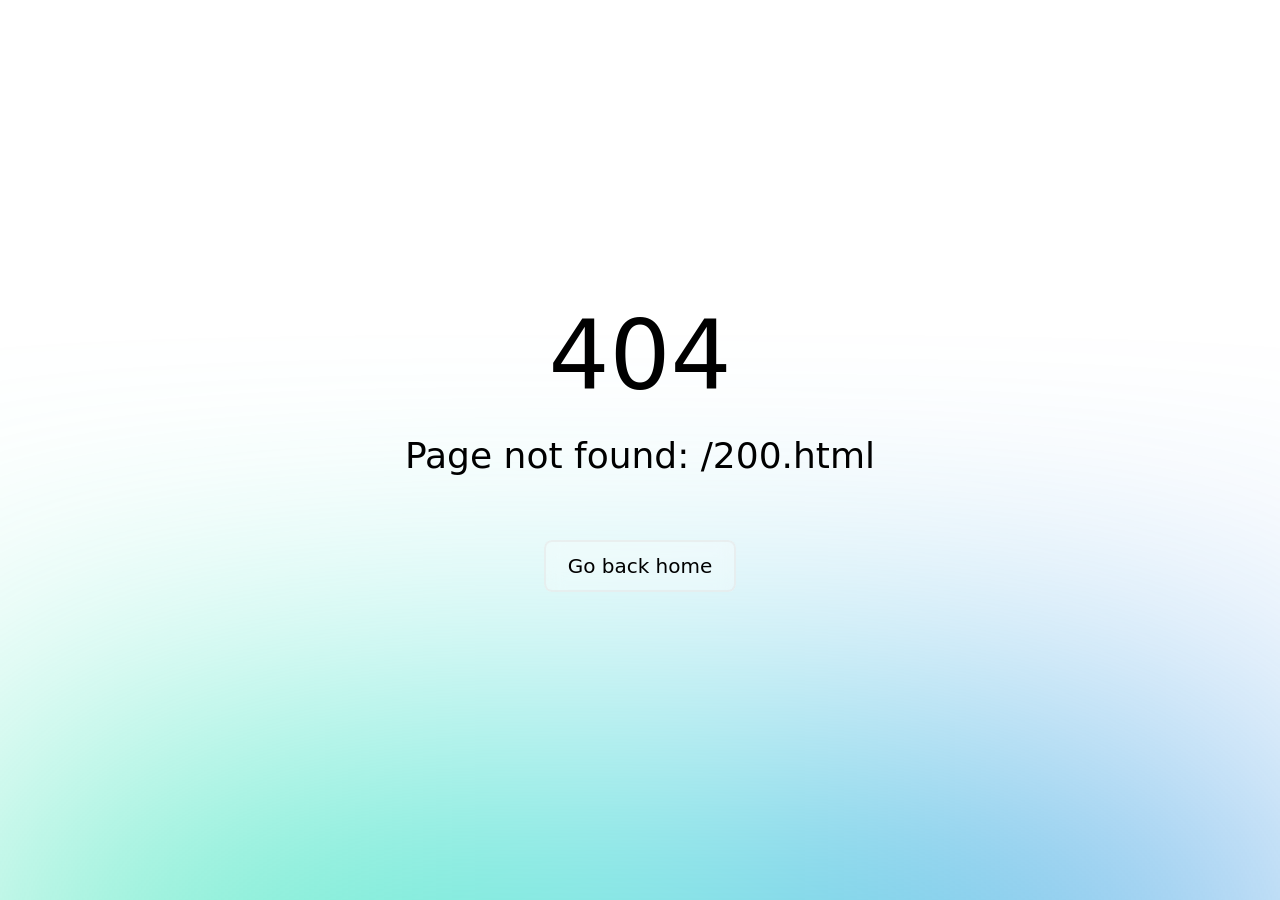
<file: 200.html>
<!DOCTYPE html><html><head><meta charset="utf-8">
<meta name="viewport" content="width=device-width, initial-scale=1">
<title>电影APP</title>
<style>*,::backdrop,:after,:before{--tw-border-spacing-x:0;--tw-border-spacing-y:0;--tw-translate-x:0;--tw-translate-y:0;--tw-rotate:0;--tw-skew-x:0;--tw-skew-y:0;--tw-scale-x:1;--tw-scale-y:1;--tw-pan-x: ;--tw-pan-y: ;--tw-pinch-zoom: ;--tw-scroll-snap-strictness:proximity;--tw-gradient-from-position: ;--tw-gradient-via-position: ;--tw-gradient-to-position: ;--tw-ordinal: ;--tw-slashed-zero: ;--tw-numeric-figure: ;--tw-numeric-spacing: ;--tw-numeric-fraction: ;--tw-ring-inset: ;--tw-ring-offset-width:0px;--tw-ring-offset-color:#fff;--tw-ring-color:#3b82f680;--tw-ring-offset-shadow:0 0 #0000;--tw-ring-shadow:0 0 #0000;--tw-shadow:0 0 #0000;--tw-shadow-colored:0 0 #0000;--tw-blur: ;--tw-brightness: ;--tw-contrast: ;--tw-grayscale: ;--tw-hue-rotate: ;--tw-invert: ;--tw-saturate: ;--tw-sepia: ;--tw-drop-shadow: ;--tw-backdrop-blur: ;--tw-backdrop-brightness: ;--tw-backdrop-contrast: ;--tw-backdrop-grayscale: ;--tw-backdrop-hue-rotate: ;--tw-backdrop-invert: ;--tw-backdrop-opacity: ;--tw-backdrop-saturate: ;--tw-backdrop-sepia: ;--tw-contain-size: ;--tw-contain-layout: ;--tw-contain-paint: ;--tw-contain-style: }/*! tailwindcss v3.4.17 | MIT License | https://tailwindcss.com*/*,:after,:before{border:0 solid #e5e7eb;box-sizing:border-box}:after,:before{--tw-content:""}:host,html{line-height:1.5;-webkit-text-size-adjust:100%;font-family:ui-sans-serif,system-ui,sans-serif,Apple Color Emoji,Segoe UI Emoji,Segoe UI Symbol,Noto Color Emoji;font-feature-settings:normal;font-variation-settings:normal;-moz-tab-size:4;tab-size:4;-webkit-tap-highlight-color:transparent}body{line-height:inherit;margin:0}hr{border-top-width:1px;color:inherit;height:0}abbr:where([title]){-webkit-text-decoration:underline dotted;text-decoration:underline dotted}h1,h2,h3,h4,h5,h6{font-size:inherit;font-weight:inherit}a{color:inherit;text-decoration:inherit}b,strong{font-weight:bolder}code,kbd,pre,samp{font-family:ui-monospace,SFMono-Regular,Menlo,Monaco,Consolas,Liberation Mono,Courier New,monospace;font-feature-settings:normal;font-size:1em;font-variation-settings:normal}small{font-size:80%}sub,sup{font-size:75%;line-height:0;position:relative;vertical-align:initial}sub{bottom:-.25em}sup{top:-.5em}table{border-collapse:collapse;border-color:inherit;text-indent:0}button,input,optgroup,select,textarea{color:inherit;font-family:inherit;font-feature-settings:inherit;font-size:100%;font-variation-settings:inherit;font-weight:inherit;letter-spacing:inherit;line-height:inherit;margin:0;padding:0}button,select{text-transform:none}button,input:where([type=button]),input:where([type=reset]),input:where([type=submit]){-webkit-appearance:button;background-color:initial;background-image:none}:-moz-focusring{outline:auto}:-moz-ui-invalid{box-shadow:none}progress{vertical-align:initial}::-webkit-inner-spin-button,::-webkit-outer-spin-button{height:auto}[type=search]{-webkit-appearance:textfield;outline-offset:-2px}::-webkit-search-decoration{-webkit-appearance:none}::-webkit-file-upload-button{-webkit-appearance:button;font:inherit}summary{display:list-item}blockquote,dd,dl,figure,h1,h2,h3,h4,h5,h6,hr,p,pre{margin:0}fieldset{margin:0}fieldset,legend{padding:0}menu,ol,ul{list-style:none;margin:0;padding:0}dialog{padding:0}textarea{resize:vertical}input::placeholder,textarea::placeholder{color:#9ca3af;opacity:1}[role=button],button{cursor:pointer}:disabled{cursor:default}audio,canvas,embed,iframe,img,object,svg,video{display:block;vertical-align:middle}img,video{height:auto;max-width:100%}[hidden]:where(:not([hidden=until-found])){display:none}.container{width:100%}@media (min-width:640px){.container{max-width:640px}}@media (min-width:768px){.container{max-width:768px}}@media (min-width:1024px){.container{max-width:1024px}}@media (min-width:1280px){.container{max-width:1280px}}@media (min-width:1536px){.container{max-width:1536px}}.visible{visibility:visible}.fixed{position:fixed}.absolute{position:absolute}.relative{position:relative}.sticky{position:sticky}.bottom-0{bottom:0}.left-0{left:0}.right-0{right:0}.top-0{top:0}.z-20{z-index:20}.z-50{z-index:50}.-mx-1{margin-left:-.25rem;margin-right:-.25rem}.mx-4{margin-left:1rem;margin-right:1rem}.mx-auto{margin-left:auto;margin-right:auto}.mb-1{margin-bottom:.25rem}.mb-2{margin-bottom:.5rem}.mb-3{margin-bottom:.75rem}.mb-4{margin-bottom:1rem}.mb-6{margin-bottom:1.5rem}.mb-8{margin-bottom:2rem}.ml-1{margin-left:.25rem}.ml-5{margin-left:1.25rem}.mr-1{margin-right:.25rem}.mr-4{margin-right:1rem}.mt-1{margin-top:.25rem}.mt-2{margin-top:.5rem}.mt-4{margin-top:1rem}.mt-5{margin-top:1.25rem}.mt-6{margin-top:1.5rem}.block{display:block}.inline{display:inline}.flex{display:flex}.grid{display:grid}.hidden{display:none}.h-10{height:2.5rem}.h-14{height:3.5rem}.h-20{height:5rem}.h-36{height:9rem}.min-h-screen{min-height:100vh}.w-10{width:2.5rem}.w-14{width:3.5rem}.w-20{width:5rem}.w-full{width:100%}.min-w-\[130px\]{min-width:130px}.flex-1{flex:1 1 0%}.flex-shrink{flex-shrink:1}.flex-shrink-0{flex-shrink:0}.flex-grow,.grow{flex-grow:1}.transform{transform:translate(var(--tw-translate-x),var(--tw-translate-y)) rotate(var(--tw-rotate)) skew(var(--tw-skew-x)) skewY(var(--tw-skew-y)) scaleX(var(--tw-scale-x)) scaleY(var(--tw-scale-y))}.cursor-pointer{cursor:pointer}.grid-cols-4{grid-template-columns:repeat(4,minmax(0,1fr))}.flex-wrap{flex-wrap:wrap}.items-center{align-items:center}.justify-end{justify-content:flex-end}.justify-center{justify-content:center}.justify-between{justify-content:space-between}.gap-4{gap:1rem}.gap-6{gap:1.5rem}.overflow-hidden{overflow:hidden}.overflow-x-auto{overflow-x:auto}.truncate{overflow:hidden;text-overflow:ellipsis;white-space:nowrap}.rounded-full{border-radius:9999px}.rounded-lg{border-radius:.5rem}.rounded-xl{border-radius:.75rem}.rounded-r-none{border-bottom-right-radius:0;border-top-right-radius:0}.border{border-width:1px}.border-2{border-width:2px}.border-4{border-width:4px}.border-b{border-bottom-width:1px}.border-b-2{border-bottom-width:2px}.border-\[\#e50914\]{--tw-border-opacity:1;border-color:rgb(229 9 20/var(--tw-border-opacity,1))}.border-white{--tw-border-opacity:1;border-color:rgb(255 255 255/var(--tw-border-opacity,1))}.bg-\[\#07C160\]{--tw-bg-opacity:1;background-color:rgb(7 193 96/var(--tw-bg-opacity,1))}.bg-\[\#1DA1F2\]{--tw-bg-opacity:1;background-color:rgb(29 161 242/var(--tw-bg-opacity,1))}.bg-\[\#E1306C\]{--tw-bg-opacity:1;background-color:rgb(225 48 108/var(--tw-bg-opacity,1))}.bg-\[\#e50914\]{--tw-bg-opacity:1;background-color:rgb(229 9 20/var(--tw-bg-opacity,1))}.bg-gray-700{--tw-bg-opacity:1;background-color:rgb(55 65 81/var(--tw-bg-opacity,1))}.bg-gradient-to-br{background-image:linear-gradient(to bottom right,var(--tw-gradient-stops))}.bg-gradient-to-t{background-image:linear-gradient(to top,var(--tw-gradient-stops))}.from-\[\#1a1d24\]{--tw-gradient-from:#1a1d24 var(--tw-gradient-from-position);--tw-gradient-to:#1a1d2400 var(--tw-gradient-to-position);--tw-gradient-stops:var(--tw-gradient-from),var(--tw-gradient-to)}.from-gray-800{--tw-gradient-from:#1f2937 var(--tw-gradient-from-position);--tw-gradient-to:#1f293700 var(--tw-gradient-to-position);--tw-gradient-stops:var(--tw-gradient-from),var(--tw-gradient-to)}.to-gray-900{--tw-gradient-to:#111827 var(--tw-gradient-to-position)}.to-transparent{--tw-gradient-to:#0000 var(--tw-gradient-to-position)}.bg-cover{background-size:cover}.p-4{padding:1rem}.p-5{padding:1.25rem}.p-6{padding:1.5rem}.px-4{padding-left:1rem;padding-right:1rem}.px-8{padding-left:2rem;padding-right:2rem}.py-1\.5{padding-bottom:.375rem;padding-top:.375rem}.py-2\.5{padding-bottom:.625rem;padding-top:.625rem}.py-3{padding-top:.75rem}.pb-3,.py-3{padding-bottom:.75rem}.pb-8{padding-bottom:2rem}.pt-20{padding-top:5rem}.text-center{text-align:center}.text-2xl{font-size:1.5rem;line-height:2rem}.text-4xl{font-size:2.25rem;line-height:2.5rem}.text-5xl{font-size:3rem;line-height:1}.text-base{font-size:1rem;line-height:1.5rem}.text-lg{font-size:1.125rem;line-height:1.75rem}.text-sm{font-size:.875rem;line-height:1.25rem}.text-xl{font-size:1.25rem;line-height:1.75rem}.text-xs{font-size:.75rem;line-height:1rem}.font-bold{font-weight:700}.font-medium{font-weight:500}.font-semibold{font-weight:600}.text-\[\#e50914\]{--tw-text-opacity:1;color:rgb(229 9 20/var(--tw-text-opacity,1))}.text-blue-400{--tw-text-opacity:1;color:rgb(96 165 250/var(--tw-text-opacity,1))}.text-gray-100{--tw-text-opacity:1;color:rgb(243 244 246/var(--tw-text-opacity,1))}.text-gray-400{--tw-text-opacity:1;color:rgb(156 163 175/var(--tw-text-opacity,1))}.text-gray-500{--tw-text-opacity:1;color:rgb(107 114 128/var(--tw-text-opacity,1))}.text-gray-600{--tw-text-opacity:1;color:rgb(75 85 99/var(--tw-text-opacity,1))}.text-orange-400{--tw-text-opacity:1;color:rgb(251 146 60/var(--tw-text-opacity,1))}.text-purple-400{--tw-text-opacity:1;color:rgb(192 132 252/var(--tw-text-opacity,1))}.text-red-400{--tw-text-opacity:1;color:rgb(248 113 113/var(--tw-text-opacity,1))}.text-secondary{color:var(--text-secondary)}.text-white{--tw-text-opacity:1;color:rgb(255 255 255/var(--tw-text-opacity,1))}.underline{text-decoration-line:underline}.antialiased{-webkit-font-smoothing:antialiased;-moz-osx-font-smoothing:grayscale}.opacity-80{opacity:.8}.shadow{--tw-shadow:0 1px 3px 0 #0000001a,0 1px 2px -1px #0000001a;--tw-shadow-colored:0 1px 3px 0 var(--tw-shadow-color),0 1px 2px -1px var(--tw-shadow-color)}.shadow,.shadow-lg{box-shadow:var(--tw-ring-offset-shadow,0 0 #0000),var(--tw-ring-shadow,0 0 #0000),var(--tw-shadow)}.shadow-lg{--tw-shadow:0 10px 15px -3px #0000001a,0 4px 6px -4px #0000001a;--tw-shadow-colored:0 10px 15px -3px var(--tw-shadow-color),0 4px 6px -4px var(--tw-shadow-color)}.shadow-md{--tw-shadow:0 4px 6px -1px #0000001a,0 2px 4px -2px #0000001a;--tw-shadow-colored:0 4px 6px -1px var(--tw-shadow-color),0 2px 4px -2px var(--tw-shadow-color)}.shadow-md,.shadow-sm{box-shadow:var(--tw-ring-offset-shadow,0 0 #0000),var(--tw-ring-shadow,0 0 #0000),var(--tw-shadow)}.shadow-sm{--tw-shadow:0 1px 2px 0 #0000000d;--tw-shadow-colored:0 1px 2px 0 var(--tw-shadow-color)}.outline{outline-style:solid}.blur{--tw-blur:blur(8px)}.blur,.grayscale{filter:var(--tw-blur) var(--tw-brightness) var(--tw-contrast) var(--tw-grayscale) var(--tw-hue-rotate) var(--tw-invert) var(--tw-saturate) var(--tw-sepia) var(--tw-drop-shadow)}.grayscale{--tw-grayscale:grayscale(100%)}.filter{filter:var(--tw-blur) var(--tw-brightness) var(--tw-contrast) var(--tw-grayscale) var(--tw-hue-rotate) var(--tw-invert) var(--tw-saturate) var(--tw-sepia) var(--tw-drop-shadow)}.backdrop-filter{-webkit-backdrop-filter:var(--tw-backdrop-blur) var(--tw-backdrop-brightness) var(--tw-backdrop-contrast) var(--tw-backdrop-grayscale) var(--tw-backdrop-hue-rotate) var(--tw-backdrop-invert) var(--tw-backdrop-opacity) var(--tw-backdrop-saturate) var(--tw-backdrop-sepia);backdrop-filter:var(--tw-backdrop-blur) var(--tw-backdrop-brightness) var(--tw-backdrop-contrast) var(--tw-backdrop-grayscale) var(--tw-backdrop-hue-rotate) var(--tw-backdrop-invert) var(--tw-backdrop-opacity) var(--tw-backdrop-saturate) var(--tw-backdrop-sepia)}.transition{transition-duration:.15s;transition-property:color,background-color,border-color,text-decoration-color,fill,stroke,opacity,box-shadow,transform,filter,backdrop-filter;transition-timing-function:cubic-bezier(.4,0,.2,1)}.transition-all{transition-duration:.15s;transition-property:all;transition-timing-function:cubic-bezier(.4,0,.2,1)}.transition-colors{transition-duration:.15s;transition-property:color,background-color,border-color,text-decoration-color,fill,stroke;transition-timing-function:cubic-bezier(.4,0,.2,1)}.transition-transform{transition-duration:.15s;transition-property:transform;transition-timing-function:cubic-bezier(.4,0,.2,1)}.duration-200{transition-duration:.2s}.ease-in-out{transition-timing-function:cubic-bezier(.4,0,.2,1)}.hover\:bg-\[\#e50914\]:hover{--tw-bg-opacity:1;background-color:rgb(229 9 20/var(--tw-bg-opacity,1))}.hover\:bg-gray-600:hover{--tw-bg-opacity:1;background-color:rgb(75 85 99/var(--tw-bg-opacity,1))}.hover\:text-gray-300:hover{--tw-text-opacity:1;color:rgb(209 213 219/var(--tw-text-opacity,1))}.hover\:underline:hover{text-decoration-line:underline}.hover\:shadow-lg:hover{--tw-shadow:0 10px 15px -3px #0000001a,0 4px 6px -4px #0000001a;--tw-shadow-colored:0 10px 15px -3px var(--tw-shadow-color),0 4px 6px -4px var(--tw-shadow-color);box-shadow:var(--tw-ring-offset-shadow,0 0 #0000),var(--tw-ring-shadow,0 0 #0000),var(--tw-shadow)}.hover\:brightness-110:hover{--tw-brightness:brightness(1.1);filter:var(--tw-blur) var(--tw-brightness) var(--tw-contrast) var(--tw-grayscale) var(--tw-hue-rotate) var(--tw-invert) var(--tw-saturate) var(--tw-sepia) var(--tw-drop-shadow)}</style>
<style>/*!
 * Font Awesome Free 6.7.2 by @fontawesome - https://fontawesome.com
 * License - https://fontawesome.com/license/free (Icons: CC BY 4.0, Fonts: SIL OFL 1.1, Code: MIT License)
 * Copyright 2024 Fonticons, Inc.
 */.fa{font-family:var(--fa-style-family,"Font Awesome 6 Free");font-weight:var(--fa-style,900)}.fa,.fa-brands,.fa-regular,.fa-solid,.fab,.far,.fas{-moz-osx-font-smoothing:grayscale;-webkit-font-smoothing:antialiased;display:var(--fa-display,inline-block);font-style:normal;font-variant:normal;line-height:1;text-rendering:auto}.fa-brands:before,.fa-regular:before,.fa-solid:before,.fa:before,.fab:before,.far:before,.fas:before{content:var(--fa)}.fa-classic,.fa-regular,.fa-solid,.far,.fas{font-family:Font Awesome\ 6 Free}.fa-brands,.fab{font-family:Font Awesome\ 6 Brands}.fa-1x{font-size:1em}.fa-2x{font-size:2em}.fa-3x{font-size:3em}.fa-4x{font-size:4em}.fa-5x{font-size:5em}.fa-6x{font-size:6em}.fa-7x{font-size:7em}.fa-8x{font-size:8em}.fa-9x{font-size:9em}.fa-10x{font-size:10em}.fa-2xs{font-size:.625em;line-height:.1em;vertical-align:.225em}.fa-xs{font-size:.75em;line-height:.08333em;vertical-align:.125em}.fa-sm{font-size:.875em;line-height:.07143em;vertical-align:.05357em}.fa-lg{font-size:1.25em;line-height:.05em;vertical-align:-.075em}.fa-xl{font-size:1.5em;line-height:.04167em;vertical-align:-.125em}.fa-2xl{font-size:2em;line-height:.03125em;vertical-align:-.1875em}.fa-fw{text-align:center;width:1.25em}.fa-ul{list-style-type:none;margin-left:var(--fa-li-margin,2.5em);padding-left:0}.fa-ul>li{position:relative}.fa-li{left:calc(var(--fa-li-width, 2em)*-1);line-height:inherit;position:absolute;text-align:center;width:var(--fa-li-width,2em)}.fa-border{border-color:var(--fa-border-color,#eee);border-radius:var(--fa-border-radius,.1em);border-style:var(--fa-border-style,solid);border-width:var(--fa-border-width,.08em);padding:var(--fa-border-padding,.2em .25em .15em)}.fa-pull-left{float:left;margin-right:var(--fa-pull-margin,.3em)}.fa-pull-right{float:right;margin-left:var(--fa-pull-margin,.3em)}.fa-beat{animation-delay:var(--fa-animation-delay,0s);animation-direction:var(--fa-animation-direction,normal);animation-duration:var(--fa-animation-duration,1s);animation-iteration-count:var(--fa-animation-iteration-count,infinite);animation-name:fa-beat;animation-timing-function:var(--fa-animation-timing,ease-in-out)}.fa-bounce{animation-delay:var(--fa-animation-delay,0s);animation-direction:var(--fa-animation-direction,normal);animation-duration:var(--fa-animation-duration,1s);animation-iteration-count:var(--fa-animation-iteration-count,infinite);animation-name:fa-bounce;animation-timing-function:var(--fa-animation-timing,cubic-bezier(.28,.84,.42,1))}.fa-fade{animation-iteration-count:var(--fa-animation-iteration-count,infinite);animation-name:fa-fade;animation-timing-function:var(--fa-animation-timing,cubic-bezier(.4,0,.6,1))}.fa-beat-fade,.fa-fade{animation-delay:var(--fa-animation-delay,0s);animation-direction:var(--fa-animation-direction,normal);animation-duration:var(--fa-animation-duration,1s)}.fa-beat-fade{animation-iteration-count:var(--fa-animation-iteration-count,infinite);animation-name:fa-beat-fade;animation-timing-function:var(--fa-animation-timing,cubic-bezier(.4,0,.6,1))}.fa-flip{animation-delay:var(--fa-animation-delay,0s);animation-direction:var(--fa-animation-direction,normal);animation-duration:var(--fa-animation-duration,1s);animation-iteration-count:var(--fa-animation-iteration-count,infinite);animation-name:fa-flip;animation-timing-function:var(--fa-animation-timing,ease-in-out)}.fa-shake{animation-duration:var(--fa-animation-duration,1s);animation-iteration-count:var(--fa-animation-iteration-count,infinite);animation-name:fa-shake;animation-timing-function:var(--fa-animation-timing,linear)}.fa-shake,.fa-spin{animation-delay:var(--fa-animation-delay,0s);animation-direction:var(--fa-animation-direction,normal)}.fa-spin{animation-duration:var(--fa-animation-duration,2s);animation-iteration-count:var(--fa-animation-iteration-count,infinite);animation-name:fa-spin;animation-timing-function:var(--fa-animation-timing,linear)}.fa-spin-reverse{--fa-animation-direction:reverse}.fa-pulse,.fa-spin-pulse{animation-direction:var(--fa-animation-direction,normal);animation-duration:var(--fa-animation-duration,1s);animation-iteration-count:var(--fa-animation-iteration-count,infinite);animation-name:fa-spin;animation-timing-function:var(--fa-animation-timing,steps(8))}@media (prefers-reduced-motion:reduce){.fa-beat,.fa-beat-fade,.fa-bounce,.fa-fade,.fa-flip,.fa-pulse,.fa-shake,.fa-spin,.fa-spin-pulse{animation-delay:-1ms;animation-duration:1ms;animation-iteration-count:1;transition-delay:0s;transition-duration:0s}}@keyframes fa-beat{0%,90%{transform:scale(1)}45%{transform:scale(var(--fa-beat-scale,1.25))}}@keyframes fa-bounce{0%{transform:scale(1) translateY(0)}10%{transform:scale(var(--fa-bounce-start-scale-x,1.1),var(--fa-bounce-start-scale-y,.9)) translateY(0)}30%{transform:scale(var(--fa-bounce-jump-scale-x,.9),var(--fa-bounce-jump-scale-y,1.1)) translateY(var(--fa-bounce-height,-.5em))}50%{transform:scale(var(--fa-bounce-land-scale-x,1.05),var(--fa-bounce-land-scale-y,.95)) translateY(0)}57%{transform:scale(1) translateY(var(--fa-bounce-rebound,-.125em))}64%{transform:scale(1) translateY(0)}to{transform:scale(1) translateY(0)}}@keyframes fa-fade{50%{opacity:var(--fa-fade-opacity,.4)}}@keyframes fa-beat-fade{0%,to{opacity:var(--fa-beat-fade-opacity,.4);transform:scale(1)}50%{opacity:1;transform:scale(var(--fa-beat-fade-scale,1.125))}}@keyframes fa-flip{50%{transform:rotate3d(var(--fa-flip-x,0),var(--fa-flip-y,1),var(--fa-flip-z,0),var(--fa-flip-angle,-180deg))}}@keyframes fa-shake{0%{transform:rotate(-15deg)}4%{transform:rotate(15deg)}24%,8%{transform:rotate(-18deg)}12%,28%{transform:rotate(18deg)}16%{transform:rotate(-22deg)}20%{transform:rotate(22deg)}32%{transform:rotate(-12deg)}36%{transform:rotate(12deg)}40%,to{transform:rotate(0)}}@keyframes fa-spin{0%{transform:rotate(0)}to{transform:rotate(1turn)}}.fa-rotate-90{transform:rotate(90deg)}.fa-rotate-180{transform:rotate(180deg)}.fa-rotate-270{transform:rotate(270deg)}.fa-flip-horizontal{transform:scaleX(-1)}.fa-flip-vertical{transform:scaleY(-1)}.fa-flip-both,.fa-flip-horizontal.fa-flip-vertical{transform:scale(-1)}.fa-rotate-by{transform:rotate(var(--fa-rotate-angle,0))}.fa-stack{display:inline-block;height:2em;line-height:2em;position:relative;vertical-align:middle;width:2.5em}.fa-stack-1x,.fa-stack-2x{left:0;position:absolute;text-align:center;width:100%;z-index:var(--fa-stack-z-index,auto)}.fa-stack-1x{line-height:inherit}.fa-stack-2x{font-size:2em}.fa-inverse{color:var(--fa-inverse,#fff)}.fa-0{--fa:"0"}.fa-1{--fa:"1"}.fa-2{--fa:"2"}.fa-3{--fa:"3"}.fa-4{--fa:"4"}.fa-5{--fa:"5"}.fa-6{--fa:"6"}.fa-7{--fa:"7"}.fa-8{--fa:"8"}.fa-9{--fa:"9"}.fa-fill-drip{--fa:""}.fa-arrows-to-circle{--fa:""}.fa-chevron-circle-right,.fa-circle-chevron-right{--fa:""}.fa-at{--fa:"@"}.fa-trash-alt,.fa-trash-can{--fa:""}.fa-text-height{--fa:""}.fa-user-times,.fa-user-xmark{--fa:""}.fa-stethoscope{--fa:""}.fa-comment-alt,.fa-message{--fa:""}.fa-info{--fa:""}.fa-compress-alt,.fa-down-left-and-up-right-to-center{--fa:""}.fa-explosion{--fa:""}.fa-file-alt,.fa-file-lines,.fa-file-text{--fa:""}.fa-wave-square{--fa:""}.fa-ring{--fa:""}.fa-building-un{--fa:""}.fa-dice-three{--fa:""}.fa-calendar-alt,.fa-calendar-days{--fa:""}.fa-anchor-circle-check{--fa:""}.fa-building-circle-arrow-right{--fa:""}.fa-volleyball,.fa-volleyball-ball{--fa:""}.fa-arrows-up-to-line{--fa:""}.fa-sort-desc,.fa-sort-down{--fa:""}.fa-circle-minus,.fa-minus-circle{--fa:""}.fa-door-open{--fa:""}.fa-right-from-bracket,.fa-sign-out-alt{--fa:""}.fa-atom{--fa:""}.fa-soap{--fa:""}.fa-heart-music-camera-bolt,.fa-icons{--fa:""}.fa-microphone-alt-slash,.fa-microphone-lines-slash{--fa:""}.fa-bridge-circle-check{--fa:""}.fa-pump-medical{--fa:""}.fa-fingerprint{--fa:""}.fa-hand-point-right{--fa:""}.fa-magnifying-glass-location,.fa-search-location{--fa:""}.fa-forward-step,.fa-step-forward{--fa:""}.fa-face-smile-beam,.fa-smile-beam{--fa:""}.fa-flag-checkered{--fa:""}.fa-football,.fa-football-ball{--fa:""}.fa-school-circle-exclamation{--fa:""}.fa-crop{--fa:""}.fa-angle-double-down,.fa-angles-down{--fa:""}.fa-users-rectangle{--fa:""}.fa-people-roof{--fa:""}.fa-people-line{--fa:""}.fa-beer,.fa-beer-mug-empty{--fa:""}.fa-diagram-predecessor{--fa:""}.fa-arrow-up-long,.fa-long-arrow-up{--fa:""}.fa-burn,.fa-fire-flame-simple{--fa:""}.fa-male,.fa-person{--fa:""}.fa-laptop{--fa:""}.fa-file-csv{--fa:""}.fa-menorah{--fa:""}.fa-truck-plane{--fa:""}.fa-record-vinyl{--fa:""}.fa-face-grin-stars,.fa-grin-stars{--fa:""}.fa-bong{--fa:""}.fa-pastafarianism,.fa-spaghetti-monster-flying{--fa:""}.fa-arrow-down-up-across-line{--fa:""}.fa-spoon,.fa-utensil-spoon{--fa:""}.fa-jar-wheat{--fa:""}.fa-envelopes-bulk,.fa-mail-bulk{--fa:""}.fa-file-circle-exclamation{--fa:""}.fa-circle-h,.fa-hospital-symbol{--fa:""}.fa-pager{--fa:""}.fa-address-book,.fa-contact-book{--fa:""}.fa-strikethrough{--fa:""}.fa-k{--fa:"K"}.fa-landmark-flag{--fa:""}.fa-pencil,.fa-pencil-alt{--fa:""}.fa-backward{--fa:""}.fa-caret-right{--fa:""}.fa-comments{--fa:""}.fa-file-clipboard,.fa-paste{--fa:""}.fa-code-pull-request{--fa:""}.fa-clipboard-list{--fa:""}.fa-truck-loading,.fa-truck-ramp-box{--fa:""}.fa-user-check{--fa:""}.fa-vial-virus{--fa:""}.fa-sheet-plastic{--fa:""}.fa-blog{--fa:""}.fa-user-ninja{--fa:""}.fa-person-arrow-up-from-line{--fa:""}.fa-scroll-torah,.fa-torah{--fa:""}.fa-broom-ball,.fa-quidditch,.fa-quidditch-broom-ball{--fa:""}.fa-toggle-off{--fa:""}.fa-archive,.fa-box-archive{--fa:""}.fa-person-drowning{--fa:""}.fa-arrow-down-9-1,.fa-sort-numeric-desc,.fa-sort-numeric-down-alt{--fa:""}.fa-face-grin-tongue-squint,.fa-grin-tongue-squint{--fa:""}.fa-spray-can{--fa:""}.fa-truck-monster{--fa:""}.fa-w{--fa:"W"}.fa-earth-africa,.fa-globe-africa{--fa:""}.fa-rainbow{--fa:""}.fa-circle-notch{--fa:""}.fa-tablet-alt,.fa-tablet-screen-button{--fa:""}.fa-paw{--fa:""}.fa-cloud{--fa:""}.fa-trowel-bricks{--fa:""}.fa-face-flushed,.fa-flushed{--fa:""}.fa-hospital-user{--fa:""}.fa-tent-arrow-left-right{--fa:""}.fa-gavel,.fa-legal{--fa:""}.fa-binoculars{--fa:""}.fa-microphone-slash{--fa:""}.fa-box-tissue{--fa:""}.fa-motorcycle{--fa:""}.fa-bell-concierge,.fa-concierge-bell{--fa:""}.fa-pen-ruler,.fa-pencil-ruler{--fa:""}.fa-people-arrows,.fa-people-arrows-left-right{--fa:""}.fa-mars-and-venus-burst{--fa:""}.fa-caret-square-right,.fa-square-caret-right{--fa:""}.fa-cut,.fa-scissors{--fa:""}.fa-sun-plant-wilt{--fa:""}.fa-toilets-portable{--fa:""}.fa-hockey-puck{--fa:""}.fa-table{--fa:""}.fa-magnifying-glass-arrow-right{--fa:""}.fa-digital-tachograph,.fa-tachograph-digital{--fa:""}.fa-users-slash{--fa:""}.fa-clover{--fa:""}.fa-mail-reply,.fa-reply{--fa:""}.fa-star-and-crescent{--fa:""}.fa-house-fire{--fa:""}.fa-minus-square,.fa-square-minus{--fa:""}.fa-helicopter{--fa:""}.fa-compass{--fa:""}.fa-caret-square-down,.fa-square-caret-down{--fa:""}.fa-file-circle-question{--fa:""}.fa-laptop-code{--fa:""}.fa-swatchbook{--fa:""}.fa-prescription-bottle{--fa:""}.fa-bars,.fa-navicon{--fa:""}.fa-people-group{--fa:""}.fa-hourglass-3,.fa-hourglass-end{--fa:""}.fa-heart-broken,.fa-heart-crack{--fa:""}.fa-external-link-square-alt,.fa-square-up-right{--fa:""}.fa-face-kiss-beam,.fa-kiss-beam{--fa:""}.fa-film{--fa:""}.fa-ruler-horizontal{--fa:""}.fa-people-robbery{--fa:""}.fa-lightbulb{--fa:""}.fa-caret-left{--fa:""}.fa-circle-exclamation,.fa-exclamation-circle{--fa:""}.fa-school-circle-xmark{--fa:""}.fa-arrow-right-from-bracket,.fa-sign-out{--fa:""}.fa-chevron-circle-down,.fa-circle-chevron-down{--fa:""}.fa-unlock-alt,.fa-unlock-keyhole{--fa:""}.fa-cloud-showers-heavy{--fa:""}.fa-headphones-alt,.fa-headphones-simple{--fa:""}.fa-sitemap{--fa:""}.fa-circle-dollar-to-slot,.fa-donate{--fa:""}.fa-memory{--fa:""}.fa-road-spikes{--fa:""}.fa-fire-burner{--fa:""}.fa-flag{--fa:""}.fa-hanukiah{--fa:""}.fa-feather{--fa:""}.fa-volume-down,.fa-volume-low{--fa:""}.fa-comment-slash{--fa:""}.fa-cloud-sun-rain{--fa:""}.fa-compress{--fa:""}.fa-wheat-alt,.fa-wheat-awn{--fa:""}.fa-ankh{--fa:""}.fa-hands-holding-child{--fa:""}.fa-asterisk{--fa:"*"}.fa-check-square,.fa-square-check{--fa:""}.fa-peseta-sign{--fa:""}.fa-header,.fa-heading{--fa:""}.fa-ghost{--fa:""}.fa-list,.fa-list-squares{--fa:""}.fa-phone-square-alt,.fa-square-phone-flip{--fa:""}.fa-cart-plus{--fa:""}.fa-gamepad{--fa:""}.fa-circle-dot,.fa-dot-circle{--fa:""}.fa-dizzy,.fa-face-dizzy{--fa:""}.fa-egg{--fa:""}.fa-house-medical-circle-xmark{--fa:""}.fa-campground{--fa:""}.fa-folder-plus{--fa:""}.fa-futbol,.fa-futbol-ball,.fa-soccer-ball{--fa:""}.fa-paint-brush,.fa-paintbrush{--fa:""}.fa-lock{--fa:""}.fa-gas-pump{--fa:""}.fa-hot-tub,.fa-hot-tub-person{--fa:""}.fa-map-location,.fa-map-marked{--fa:""}.fa-house-flood-water{--fa:""}.fa-tree{--fa:""}.fa-bridge-lock{--fa:""}.fa-sack-dollar{--fa:""}.fa-edit,.fa-pen-to-square{--fa:""}.fa-car-side{--fa:""}.fa-share-alt,.fa-share-nodes{--fa:""}.fa-heart-circle-minus{--fa:""}.fa-hourglass-2,.fa-hourglass-half{--fa:""}.fa-microscope{--fa:""}.fa-sink{--fa:""}.fa-bag-shopping,.fa-shopping-bag{--fa:""}.fa-arrow-down-z-a,.fa-sort-alpha-desc,.fa-sort-alpha-down-alt{--fa:""}.fa-mitten{--fa:""}.fa-person-rays{--fa:""}.fa-users{--fa:""}.fa-eye-slash{--fa:""}.fa-flask-vial{--fa:""}.fa-hand,.fa-hand-paper{--fa:""}.fa-om{--fa:""}.fa-worm{--fa:""}.fa-house-circle-xmark{--fa:""}.fa-plug{--fa:""}.fa-chevron-up{--fa:""}.fa-hand-spock{--fa:""}.fa-stopwatch{--fa:""}.fa-face-kiss,.fa-kiss{--fa:""}.fa-bridge-circle-xmark{--fa:""}.fa-face-grin-tongue,.fa-grin-tongue{--fa:""}.fa-chess-bishop{--fa:""}.fa-face-grin-wink,.fa-grin-wink{--fa:""}.fa-deaf,.fa-deafness,.fa-ear-deaf,.fa-hard-of-hearing{--fa:""}.fa-road-circle-check{--fa:""}.fa-dice-five{--fa:""}.fa-rss-square,.fa-square-rss{--fa:""}.fa-land-mine-on{--fa:""}.fa-i-cursor{--fa:""}.fa-stamp{--fa:""}.fa-stairs{--fa:""}.fa-i{--fa:"I"}.fa-hryvnia,.fa-hryvnia-sign{--fa:""}.fa-pills{--fa:""}.fa-face-grin-wide,.fa-grin-alt{--fa:""}.fa-tooth{--fa:""}.fa-v{--fa:"V"}.fa-bangladeshi-taka-sign{--fa:""}.fa-bicycle{--fa:""}.fa-rod-asclepius,.fa-rod-snake,.fa-staff-aesculapius,.fa-staff-snake{--fa:""}.fa-head-side-cough-slash{--fa:""}.fa-ambulance,.fa-truck-medical{--fa:""}.fa-wheat-awn-circle-exclamation{--fa:""}.fa-snowman{--fa:""}.fa-mortar-pestle{--fa:""}.fa-road-barrier{--fa:""}.fa-school{--fa:""}.fa-igloo{--fa:""}.fa-joint{--fa:""}.fa-angle-right{--fa:""}.fa-horse{--fa:""}.fa-q{--fa:"Q"}.fa-g{--fa:"G"}.fa-notes-medical{--fa:""}.fa-temperature-2,.fa-temperature-half,.fa-thermometer-2,.fa-thermometer-half{--fa:""}.fa-dong-sign{--fa:""}.fa-capsules{--fa:""}.fa-poo-bolt,.fa-poo-storm{--fa:""}.fa-face-frown-open,.fa-frown-open{--fa:""}.fa-hand-point-up{--fa:""}.fa-money-bill{--fa:""}.fa-bookmark{--fa:""}.fa-align-justify{--fa:""}.fa-umbrella-beach{--fa:""}.fa-helmet-un{--fa:""}.fa-bullseye{--fa:""}.fa-bacon{--fa:""}.fa-hand-point-down{--fa:""}.fa-arrow-up-from-bracket{--fa:""}.fa-folder,.fa-folder-blank{--fa:""}.fa-file-medical-alt,.fa-file-waveform{--fa:""}.fa-radiation{--fa:""}.fa-chart-simple{--fa:""}.fa-mars-stroke{--fa:""}.fa-vial{--fa:""}.fa-dashboard,.fa-gauge,.fa-gauge-med,.fa-tachometer-alt-average{--fa:""}.fa-magic-wand-sparkles,.fa-wand-magic-sparkles{--fa:""}.fa-e{--fa:"E"}.fa-pen-alt,.fa-pen-clip{--fa:""}.fa-bridge-circle-exclamation{--fa:""}.fa-user{--fa:""}.fa-school-circle-check{--fa:""}.fa-dumpster{--fa:""}.fa-shuttle-van,.fa-van-shuttle{--fa:""}.fa-building-user{--fa:""}.fa-caret-square-left,.fa-square-caret-left{--fa:""}.fa-highlighter{--fa:""}.fa-key{--fa:""}.fa-bullhorn{--fa:""}.fa-globe{--fa:""}.fa-synagogue{--fa:""}.fa-person-half-dress{--fa:""}.fa-road-bridge{--fa:""}.fa-location-arrow{--fa:""}.fa-c{--fa:"C"}.fa-tablet-button{--fa:""}.fa-building-lock{--fa:""}.fa-pizza-slice{--fa:""}.fa-money-bill-wave{--fa:""}.fa-area-chart,.fa-chart-area{--fa:""}.fa-house-flag{--fa:""}.fa-person-circle-minus{--fa:""}.fa-ban,.fa-cancel{--fa:""}.fa-camera-rotate{--fa:""}.fa-air-freshener,.fa-spray-can-sparkles{--fa:""}.fa-star{--fa:""}.fa-repeat{--fa:""}.fa-cross{--fa:""}.fa-box{--fa:""}.fa-venus-mars{--fa:""}.fa-arrow-pointer,.fa-mouse-pointer{--fa:""}.fa-expand-arrows-alt,.fa-maximize{--fa:""}.fa-charging-station{--fa:""}.fa-shapes,.fa-triangle-circle-square{--fa:""}.fa-random,.fa-shuffle{--fa:""}.fa-person-running,.fa-running{--fa:""}.fa-mobile-retro{--fa:""}.fa-grip-lines-vertical{--fa:""}.fa-spider{--fa:""}.fa-hands-bound{--fa:""}.fa-file-invoice-dollar{--fa:""}.fa-plane-circle-exclamation{--fa:""}.fa-x-ray{--fa:""}.fa-spell-check{--fa:""}.fa-slash{--fa:""}.fa-computer-mouse,.fa-mouse{--fa:""}.fa-arrow-right-to-bracket,.fa-sign-in{--fa:""}.fa-shop-slash,.fa-store-alt-slash{--fa:""}.fa-server{--fa:""}.fa-virus-covid-slash{--fa:""}.fa-shop-lock{--fa:""}.fa-hourglass-1,.fa-hourglass-start{--fa:""}.fa-blender-phone{--fa:""}.fa-building-wheat{--fa:""}.fa-person-breastfeeding{--fa:""}.fa-right-to-bracket,.fa-sign-in-alt{--fa:""}.fa-venus{--fa:""}.fa-passport{--fa:""}.fa-thumb-tack-slash,.fa-thumbtack-slash{--fa:""}.fa-heart-pulse,.fa-heartbeat{--fa:""}.fa-people-carry,.fa-people-carry-box{--fa:""}.fa-temperature-high{--fa:""}.fa-microchip{--fa:""}.fa-crown{--fa:""}.fa-weight-hanging{--fa:""}.fa-xmarks-lines{--fa:""}.fa-file-prescription{--fa:""}.fa-weight,.fa-weight-scale{--fa:""}.fa-user-friends,.fa-user-group{--fa:""}.fa-arrow-up-a-z,.fa-sort-alpha-up{--fa:""}.fa-chess-knight{--fa:""}.fa-face-laugh-squint,.fa-laugh-squint{--fa:""}.fa-wheelchair{--fa:""}.fa-arrow-circle-up,.fa-circle-arrow-up{--fa:""}.fa-toggle-on{--fa:""}.fa-person-walking,.fa-walking{--fa:""}.fa-l{--fa:"L"}.fa-fire{--fa:""}.fa-bed-pulse,.fa-procedures{--fa:""}.fa-shuttle-space,.fa-space-shuttle{--fa:""}.fa-face-laugh,.fa-laugh{--fa:""}.fa-folder-open{--fa:""}.fa-heart-circle-plus{--fa:""}.fa-code-fork{--fa:""}.fa-city{--fa:""}.fa-microphone-alt,.fa-microphone-lines{--fa:""}.fa-pepper-hot{--fa:""}.fa-unlock{--fa:""}.fa-colon-sign{--fa:""}.fa-headset{--fa:""}.fa-store-slash{--fa:""}.fa-road-circle-xmark{--fa:""}.fa-user-minus{--fa:""}.fa-mars-stroke-up,.fa-mars-stroke-v{--fa:""}.fa-champagne-glasses,.fa-glass-cheers{--fa:""}.fa-clipboard{--fa:""}.fa-house-circle-exclamation{--fa:""}.fa-file-arrow-up,.fa-file-upload{--fa:""}.fa-wifi,.fa-wifi-3,.fa-wifi-strong{--fa:""}.fa-bath,.fa-bathtub{--fa:""}.fa-underline{--fa:""}.fa-user-edit,.fa-user-pen{--fa:""}.fa-signature{--fa:""}.fa-stroopwafel{--fa:""}.fa-bold{--fa:""}.fa-anchor-lock{--fa:""}.fa-building-ngo{--fa:""}.fa-manat-sign{--fa:""}.fa-not-equal{--fa:""}.fa-border-style,.fa-border-top-left{--fa:""}.fa-map-location-dot,.fa-map-marked-alt{--fa:""}.fa-jedi{--fa:""}.fa-poll,.fa-square-poll-vertical{--fa:""}.fa-mug-hot{--fa:""}.fa-battery-car,.fa-car-battery{--fa:""}.fa-gift{--fa:""}.fa-dice-two{--fa:""}.fa-chess-queen{--fa:""}.fa-glasses{--fa:""}.fa-chess-board{--fa:""}.fa-building-circle-check{--fa:""}.fa-person-chalkboard{--fa:""}.fa-mars-stroke-h,.fa-mars-stroke-right{--fa:""}.fa-hand-back-fist,.fa-hand-rock{--fa:""}.fa-caret-square-up,.fa-square-caret-up{--fa:""}.fa-cloud-showers-water{--fa:""}.fa-bar-chart,.fa-chart-bar{--fa:""}.fa-hands-bubbles,.fa-hands-wash{--fa:""}.fa-less-than-equal{--fa:""}.fa-train{--fa:""}.fa-eye-low-vision,.fa-low-vision{--fa:""}.fa-crow{--fa:""}.fa-sailboat{--fa:""}.fa-window-restore{--fa:""}.fa-plus-square,.fa-square-plus{--fa:""}.fa-torii-gate{--fa:""}.fa-frog{--fa:""}.fa-bucket{--fa:""}.fa-image{--fa:""}.fa-microphone{--fa:""}.fa-cow{--fa:""}.fa-caret-up{--fa:""}.fa-screwdriver{--fa:""}.fa-folder-closed{--fa:""}.fa-house-tsunami{--fa:""}.fa-square-nfi{--fa:""}.fa-arrow-up-from-ground-water{--fa:""}.fa-glass-martini-alt,.fa-martini-glass{--fa:""}.fa-square-binary{--fa:""}.fa-rotate-back,.fa-rotate-backward,.fa-rotate-left,.fa-undo-alt{--fa:""}.fa-columns,.fa-table-columns{--fa:""}.fa-lemon{--fa:""}.fa-head-side-mask{--fa:""}.fa-handshake{--fa:""}.fa-gem{--fa:""}.fa-dolly,.fa-dolly-box{--fa:""}.fa-smoking{--fa:""}.fa-compress-arrows-alt,.fa-minimize{--fa:""}.fa-monument{--fa:""}.fa-snowplow{--fa:""}.fa-angle-double-right,.fa-angles-right{--fa:""}.fa-cannabis{--fa:""}.fa-circle-play,.fa-play-circle{--fa:""}.fa-tablets{--fa:""}.fa-ethernet{--fa:""}.fa-eur,.fa-euro,.fa-euro-sign{--fa:""}.fa-chair{--fa:""}.fa-check-circle,.fa-circle-check{--fa:""}.fa-circle-stop,.fa-stop-circle{--fa:""}.fa-compass-drafting,.fa-drafting-compass{--fa:""}.fa-plate-wheat{--fa:""}.fa-icicles{--fa:""}.fa-person-shelter{--fa:""}.fa-neuter{--fa:""}.fa-id-badge{--fa:""}.fa-marker{--fa:""}.fa-face-laugh-beam,.fa-laugh-beam{--fa:""}.fa-helicopter-symbol{--fa:""}.fa-universal-access{--fa:""}.fa-chevron-circle-up,.fa-circle-chevron-up{--fa:""}.fa-lari-sign{--fa:""}.fa-volcano{--fa:""}.fa-person-walking-dashed-line-arrow-right{--fa:""}.fa-gbp,.fa-pound-sign,.fa-sterling-sign{--fa:""}.fa-viruses{--fa:""}.fa-square-person-confined{--fa:""}.fa-user-tie{--fa:""}.fa-arrow-down-long,.fa-long-arrow-down{--fa:""}.fa-tent-arrow-down-to-line{--fa:""}.fa-certificate{--fa:""}.fa-mail-reply-all,.fa-reply-all{--fa:""}.fa-suitcase{--fa:""}.fa-person-skating,.fa-skating{--fa:""}.fa-filter-circle-dollar,.fa-funnel-dollar{--fa:""}.fa-camera-retro{--fa:""}.fa-arrow-circle-down,.fa-circle-arrow-down{--fa:""}.fa-arrow-right-to-file,.fa-file-import{--fa:""}.fa-external-link-square,.fa-square-arrow-up-right{--fa:""}.fa-box-open{--fa:""}.fa-scroll{--fa:""}.fa-spa{--fa:""}.fa-location-pin-lock{--fa:""}.fa-pause{--fa:""}.fa-hill-avalanche{--fa:""}.fa-temperature-0,.fa-temperature-empty,.fa-thermometer-0,.fa-thermometer-empty{--fa:""}.fa-bomb{--fa:""}.fa-registered{--fa:""}.fa-address-card,.fa-contact-card,.fa-vcard{--fa:""}.fa-balance-scale-right,.fa-scale-unbalanced-flip{--fa:""}.fa-subscript{--fa:""}.fa-diamond-turn-right,.fa-directions{--fa:""}.fa-burst{--fa:""}.fa-house-laptop,.fa-laptop-house{--fa:""}.fa-face-tired,.fa-tired{--fa:""}.fa-money-bills{--fa:""}.fa-smog{--fa:""}.fa-crutch{--fa:""}.fa-cloud-arrow-up,.fa-cloud-upload,.fa-cloud-upload-alt{--fa:""}.fa-palette{--fa:""}.fa-arrows-turn-right{--fa:""}.fa-vest{--fa:""}.fa-ferry{--fa:""}.fa-arrows-down-to-people{--fa:""}.fa-seedling,.fa-sprout{--fa:""}.fa-arrows-alt-h,.fa-left-right{--fa:""}.fa-boxes-packing{--fa:""}.fa-arrow-circle-left,.fa-circle-arrow-left{--fa:""}.fa-group-arrows-rotate{--fa:""}.fa-bowl-food{--fa:""}.fa-candy-cane{--fa:""}.fa-arrow-down-wide-short,.fa-sort-amount-asc,.fa-sort-amount-down{--fa:""}.fa-cloud-bolt,.fa-thunderstorm{--fa:""}.fa-remove-format,.fa-text-slash{--fa:""}.fa-face-smile-wink,.fa-smile-wink{--fa:""}.fa-file-word{--fa:""}.fa-file-powerpoint{--fa:""}.fa-arrows-h,.fa-arrows-left-right{--fa:""}.fa-house-lock{--fa:""}.fa-cloud-arrow-down,.fa-cloud-download,.fa-cloud-download-alt{--fa:""}.fa-children{--fa:""}.fa-blackboard,.fa-chalkboard{--fa:""}.fa-user-alt-slash,.fa-user-large-slash{--fa:""}.fa-envelope-open{--fa:""}.fa-handshake-alt-slash,.fa-handshake-simple-slash{--fa:""}.fa-mattress-pillow{--fa:""}.fa-guarani-sign{--fa:""}.fa-arrows-rotate,.fa-refresh,.fa-sync{--fa:""}.fa-fire-extinguisher{--fa:""}.fa-cruzeiro-sign{--fa:""}.fa-greater-than-equal{--fa:""}.fa-shield-alt,.fa-shield-halved{--fa:""}.fa-atlas,.fa-book-atlas{--fa:""}.fa-virus{--fa:""}.fa-envelope-circle-check{--fa:""}.fa-layer-group{--fa:""}.fa-arrows-to-dot{--fa:""}.fa-archway{--fa:""}.fa-heart-circle-check{--fa:""}.fa-house-chimney-crack,.fa-house-damage{--fa:""}.fa-file-archive,.fa-file-zipper{--fa:""}.fa-square{--fa:""}.fa-glass-martini,.fa-martini-glass-empty{--fa:""}.fa-couch{--fa:""}.fa-cedi-sign{--fa:""}.fa-italic{--fa:""}.fa-table-cells-column-lock{--fa:""}.fa-church{--fa:""}.fa-comments-dollar{--fa:""}.fa-democrat{--fa:""}.fa-z{--fa:"Z"}.fa-person-skiing,.fa-skiing{--fa:""}.fa-road-lock{--fa:""}.fa-a{--fa:"A"}.fa-temperature-arrow-down,.fa-temperature-down{--fa:""}.fa-feather-alt,.fa-feather-pointed{--fa:""}.fa-p{--fa:"P"}.fa-snowflake{--fa:""}.fa-newspaper{--fa:""}.fa-ad,.fa-rectangle-ad{--fa:""}.fa-arrow-circle-right,.fa-circle-arrow-right{--fa:""}.fa-filter-circle-xmark{--fa:""}.fa-locust{--fa:""}.fa-sort,.fa-unsorted{--fa:""}.fa-list-1-2,.fa-list-numeric,.fa-list-ol{--fa:""}.fa-person-dress-burst{--fa:""}.fa-money-check-alt,.fa-money-check-dollar{--fa:""}.fa-vector-square{--fa:""}.fa-bread-slice{--fa:""}.fa-language{--fa:""}.fa-face-kiss-wink-heart,.fa-kiss-wink-heart{--fa:""}.fa-filter{--fa:""}.fa-question{--fa:"?"}.fa-file-signature{--fa:""}.fa-arrows-alt,.fa-up-down-left-right{--fa:""}.fa-house-chimney-user{--fa:""}.fa-hand-holding-heart{--fa:""}.fa-puzzle-piece{--fa:""}.fa-money-check{--fa:""}.fa-star-half-alt,.fa-star-half-stroke{--fa:""}.fa-code{--fa:""}.fa-glass-whiskey,.fa-whiskey-glass{--fa:""}.fa-building-circle-exclamation{--fa:""}.fa-magnifying-glass-chart{--fa:""}.fa-arrow-up-right-from-square,.fa-external-link{--fa:""}.fa-cubes-stacked{--fa:""}.fa-krw,.fa-won,.fa-won-sign{--fa:""}.fa-virus-covid{--fa:""}.fa-austral-sign{--fa:""}.fa-f{--fa:"F"}.fa-leaf{--fa:""}.fa-road{--fa:""}.fa-cab,.fa-taxi{--fa:""}.fa-person-circle-plus{--fa:""}.fa-chart-pie,.fa-pie-chart{--fa:""}.fa-bolt-lightning{--fa:""}.fa-sack-xmark{--fa:""}.fa-file-excel{--fa:""}.fa-file-contract{--fa:""}.fa-fish-fins{--fa:""}.fa-building-flag{--fa:""}.fa-face-grin-beam,.fa-grin-beam{--fa:""}.fa-object-ungroup{--fa:""}.fa-poop{--fa:""}.fa-location-pin,.fa-map-marker{--fa:""}.fa-kaaba{--fa:""}.fa-toilet-paper{--fa:""}.fa-hard-hat,.fa-hat-hard,.fa-helmet-safety{--fa:""}.fa-eject{--fa:""}.fa-arrow-alt-circle-right,.fa-circle-right{--fa:""}.fa-plane-circle-check{--fa:""}.fa-face-rolling-eyes,.fa-meh-rolling-eyes{--fa:""}.fa-object-group{--fa:""}.fa-chart-line,.fa-line-chart{--fa:""}.fa-mask-ventilator{--fa:""}.fa-arrow-right{--fa:""}.fa-map-signs,.fa-signs-post{--fa:""}.fa-cash-register{--fa:""}.fa-person-circle-question{--fa:""}.fa-h{--fa:"H"}.fa-tarp{--fa:""}.fa-screwdriver-wrench,.fa-tools{--fa:""}.fa-arrows-to-eye{--fa:""}.fa-plug-circle-bolt{--fa:""}.fa-heart{--fa:""}.fa-mars-and-venus{--fa:""}.fa-home-user,.fa-house-user{--fa:""}.fa-dumpster-fire{--fa:""}.fa-house-crack{--fa:""}.fa-cocktail,.fa-martini-glass-citrus{--fa:""}.fa-face-surprise,.fa-surprise{--fa:""}.fa-bottle-water{--fa:""}.fa-circle-pause,.fa-pause-circle{--fa:""}.fa-toilet-paper-slash{--fa:""}.fa-apple-alt,.fa-apple-whole{--fa:""}.fa-kitchen-set{--fa:""}.fa-r{--fa:"R"}.fa-temperature-1,.fa-temperature-quarter,.fa-thermometer-1,.fa-thermometer-quarter{--fa:""}.fa-cube{--fa:""}.fa-bitcoin-sign{--fa:""}.fa-shield-dog{--fa:""}.fa-solar-panel{--fa:""}.fa-lock-open{--fa:""}.fa-elevator{--fa:""}.fa-money-bill-transfer{--fa:""}.fa-money-bill-trend-up{--fa:""}.fa-house-flood-water-circle-arrow-right{--fa:""}.fa-poll-h,.fa-square-poll-horizontal{--fa:""}.fa-circle{--fa:""}.fa-backward-fast,.fa-fast-backward{--fa:""}.fa-recycle{--fa:""}.fa-user-astronaut{--fa:""}.fa-plane-slash{--fa:""}.fa-trademark{--fa:""}.fa-basketball,.fa-basketball-ball{--fa:""}.fa-satellite-dish{--fa:""}.fa-arrow-alt-circle-up,.fa-circle-up{--fa:""}.fa-mobile-alt,.fa-mobile-screen-button{--fa:""}.fa-volume-high,.fa-volume-up{--fa:""}.fa-users-rays{--fa:""}.fa-wallet{--fa:""}.fa-clipboard-check{--fa:""}.fa-file-audio{--fa:""}.fa-burger,.fa-hamburger{--fa:""}.fa-wrench{--fa:""}.fa-bugs{--fa:""}.fa-rupee,.fa-rupee-sign{--fa:""}.fa-file-image{--fa:""}.fa-circle-question,.fa-question-circle{--fa:""}.fa-plane-departure{--fa:""}.fa-handshake-slash{--fa:""}.fa-book-bookmark{--fa:""}.fa-code-branch{--fa:""}.fa-hat-cowboy{--fa:""}.fa-bridge{--fa:""}.fa-phone-alt,.fa-phone-flip{--fa:""}.fa-truck-front{--fa:""}.fa-cat{--fa:""}.fa-anchor-circle-exclamation{--fa:""}.fa-truck-field{--fa:""}.fa-route{--fa:""}.fa-clipboard-question{--fa:""}.fa-panorama{--fa:""}.fa-comment-medical{--fa:""}.fa-teeth-open{--fa:""}.fa-file-circle-minus{--fa:""}.fa-tags{--fa:""}.fa-wine-glass{--fa:""}.fa-fast-forward,.fa-forward-fast{--fa:""}.fa-face-meh-blank,.fa-meh-blank{--fa:""}.fa-parking,.fa-square-parking{--fa:""}.fa-house-signal{--fa:""}.fa-bars-progress,.fa-tasks-alt{--fa:""}.fa-faucet-drip{--fa:""}.fa-cart-flatbed,.fa-dolly-flatbed{--fa:""}.fa-ban-smoking,.fa-smoking-ban{--fa:""}.fa-terminal{--fa:""}.fa-mobile-button{--fa:""}.fa-house-medical-flag{--fa:""}.fa-basket-shopping,.fa-shopping-basket{--fa:""}.fa-tape{--fa:""}.fa-bus-alt,.fa-bus-simple{--fa:""}.fa-eye{--fa:""}.fa-face-sad-cry,.fa-sad-cry{--fa:""}.fa-audio-description{--fa:""}.fa-person-military-to-person{--fa:""}.fa-file-shield{--fa:""}.fa-user-slash{--fa:""}.fa-pen{--fa:""}.fa-tower-observation{--fa:""}.fa-file-code{--fa:""}.fa-signal,.fa-signal-5,.fa-signal-perfect{--fa:""}.fa-bus{--fa:""}.fa-heart-circle-xmark{--fa:""}.fa-home-lg,.fa-house-chimney{--fa:""}.fa-window-maximize{--fa:""}.fa-face-frown,.fa-frown{--fa:""}.fa-prescription{--fa:""}.fa-shop,.fa-store-alt{--fa:""}.fa-floppy-disk,.fa-save{--fa:""}.fa-vihara{--fa:""}.fa-balance-scale-left,.fa-scale-unbalanced{--fa:""}.fa-sort-asc,.fa-sort-up{--fa:""}.fa-comment-dots,.fa-commenting{--fa:""}.fa-plant-wilt{--fa:""}.fa-diamond{--fa:""}.fa-face-grin-squint,.fa-grin-squint{--fa:""}.fa-hand-holding-dollar,.fa-hand-holding-usd{--fa:""}.fa-chart-diagram{--fa:""}.fa-bacterium{--fa:""}.fa-hand-pointer{--fa:""}.fa-drum-steelpan{--fa:""}.fa-hand-scissors{--fa:""}.fa-hands-praying,.fa-praying-hands{--fa:""}.fa-arrow-right-rotate,.fa-arrow-rotate-forward,.fa-arrow-rotate-right,.fa-redo{--fa:""}.fa-biohazard{--fa:""}.fa-location,.fa-location-crosshairs{--fa:""}.fa-mars-double{--fa:""}.fa-child-dress{--fa:""}.fa-users-between-lines{--fa:""}.fa-lungs-virus{--fa:""}.fa-face-grin-tears,.fa-grin-tears{--fa:""}.fa-phone{--fa:""}.fa-calendar-times,.fa-calendar-xmark{--fa:""}.fa-child-reaching{--fa:""}.fa-head-side-virus{--fa:""}.fa-user-cog,.fa-user-gear{--fa:""}.fa-arrow-up-1-9,.fa-sort-numeric-up{--fa:""}.fa-door-closed{--fa:""}.fa-shield-virus{--fa:""}.fa-dice-six{--fa:""}.fa-mosquito-net{--fa:""}.fa-file-fragment{--fa:""}.fa-bridge-water{--fa:""}.fa-person-booth{--fa:""}.fa-text-width{--fa:""}.fa-hat-wizard{--fa:""}.fa-pen-fancy{--fa:""}.fa-digging,.fa-person-digging{--fa:""}.fa-trash{--fa:""}.fa-gauge-simple,.fa-gauge-simple-med,.fa-tachometer-average{--fa:""}.fa-book-medical{--fa:""}.fa-poo{--fa:""}.fa-quote-right,.fa-quote-right-alt{--fa:""}.fa-shirt,.fa-t-shirt,.fa-tshirt{--fa:""}.fa-cubes{--fa:""}.fa-divide{--fa:""}.fa-tenge,.fa-tenge-sign{--fa:""}.fa-headphones{--fa:""}.fa-hands-holding{--fa:""}.fa-hands-clapping{--fa:""}.fa-republican{--fa:""}.fa-arrow-left{--fa:""}.fa-person-circle-xmark{--fa:""}.fa-ruler{--fa:""}.fa-align-left{--fa:""}.fa-dice-d6{--fa:""}.fa-restroom{--fa:""}.fa-j{--fa:"J"}.fa-users-viewfinder{--fa:""}.fa-file-video{--fa:""}.fa-external-link-alt,.fa-up-right-from-square{--fa:""}.fa-table-cells,.fa-th{--fa:""}.fa-file-pdf{--fa:""}.fa-bible,.fa-book-bible{--fa:""}.fa-o{--fa:"O"}.fa-medkit,.fa-suitcase-medical{--fa:""}.fa-user-secret{--fa:""}.fa-otter{--fa:""}.fa-female,.fa-person-dress{--fa:""}.fa-comment-dollar{--fa:""}.fa-briefcase-clock,.fa-business-time{--fa:""}.fa-table-cells-large,.fa-th-large{--fa:""}.fa-book-tanakh,.fa-tanakh{--fa:""}.fa-phone-volume,.fa-volume-control-phone{--fa:""}.fa-hat-cowboy-side{--fa:""}.fa-clipboard-user{--fa:""}.fa-child{--fa:""}.fa-lira-sign{--fa:""}.fa-satellite{--fa:""}.fa-plane-lock{--fa:""}.fa-tag{--fa:""}.fa-comment{--fa:""}.fa-birthday-cake,.fa-cake,.fa-cake-candles{--fa:""}.fa-envelope{--fa:""}.fa-angle-double-up,.fa-angles-up{--fa:""}.fa-paperclip{--fa:""}.fa-arrow-right-to-city{--fa:""}.fa-ribbon{--fa:""}.fa-lungs{--fa:""}.fa-arrow-up-9-1,.fa-sort-numeric-up-alt{--fa:""}.fa-litecoin-sign{--fa:""}.fa-border-none{--fa:""}.fa-circle-nodes{--fa:""}.fa-parachute-box{--fa:""}.fa-indent{--fa:""}.fa-truck-field-un{--fa:""}.fa-hourglass,.fa-hourglass-empty{--fa:""}.fa-mountain{--fa:""}.fa-user-doctor,.fa-user-md{--fa:""}.fa-circle-info,.fa-info-circle{--fa:""}.fa-cloud-meatball{--fa:""}.fa-camera,.fa-camera-alt{--fa:""}.fa-square-virus{--fa:""}.fa-meteor{--fa:""}.fa-car-on{--fa:""}.fa-sleigh{--fa:""}.fa-arrow-down-1-9,.fa-sort-numeric-asc,.fa-sort-numeric-down{--fa:""}.fa-hand-holding-droplet,.fa-hand-holding-water{--fa:""}.fa-water{--fa:""}.fa-calendar-check{--fa:""}.fa-braille{--fa:""}.fa-prescription-bottle-alt,.fa-prescription-bottle-medical{--fa:""}.fa-landmark{--fa:""}.fa-truck{--fa:""}.fa-crosshairs{--fa:""}.fa-person-cane{--fa:""}.fa-tent{--fa:""}.fa-vest-patches{--fa:""}.fa-check-double{--fa:""}.fa-arrow-down-a-z,.fa-sort-alpha-asc,.fa-sort-alpha-down{--fa:""}.fa-money-bill-wheat{--fa:""}.fa-cookie{--fa:""}.fa-arrow-left-rotate,.fa-arrow-rotate-back,.fa-arrow-rotate-backward,.fa-arrow-rotate-left,.fa-undo{--fa:""}.fa-hard-drive,.fa-hdd{--fa:""}.fa-face-grin-squint-tears,.fa-grin-squint-tears{--fa:""}.fa-dumbbell{--fa:""}.fa-list-alt,.fa-rectangle-list{--fa:""}.fa-tarp-droplet{--fa:""}.fa-house-medical-circle-check{--fa:""}.fa-person-skiing-nordic,.fa-skiing-nordic{--fa:""}.fa-calendar-plus{--fa:""}.fa-plane-arrival{--fa:""}.fa-arrow-alt-circle-left,.fa-circle-left{--fa:""}.fa-subway,.fa-train-subway{--fa:""}.fa-chart-gantt{--fa:""}.fa-indian-rupee,.fa-indian-rupee-sign,.fa-inr{--fa:""}.fa-crop-alt,.fa-crop-simple{--fa:""}.fa-money-bill-1,.fa-money-bill-alt{--fa:""}.fa-left-long,.fa-long-arrow-alt-left{--fa:""}.fa-dna{--fa:""}.fa-virus-slash{--fa:""}.fa-minus,.fa-subtract{--fa:""}.fa-chess{--fa:""}.fa-arrow-left-long,.fa-long-arrow-left{--fa:""}.fa-plug-circle-check{--fa:""}.fa-street-view{--fa:""}.fa-franc-sign{--fa:""}.fa-volume-off{--fa:""}.fa-american-sign-language-interpreting,.fa-asl-interpreting,.fa-hands-american-sign-language-interpreting,.fa-hands-asl-interpreting{--fa:""}.fa-cog,.fa-gear{--fa:""}.fa-droplet-slash,.fa-tint-slash{--fa:""}.fa-mosque{--fa:""}.fa-mosquito{--fa:""}.fa-star-of-david{--fa:""}.fa-person-military-rifle{--fa:""}.fa-cart-shopping,.fa-shopping-cart{--fa:""}.fa-vials{--fa:""}.fa-plug-circle-plus{--fa:""}.fa-place-of-worship{--fa:""}.fa-grip-vertical{--fa:""}.fa-hexagon-nodes{--fa:""}.fa-arrow-turn-up,.fa-level-up{--fa:""}.fa-u{--fa:"U"}.fa-square-root-alt,.fa-square-root-variable{--fa:""}.fa-clock,.fa-clock-four{--fa:""}.fa-backward-step,.fa-step-backward{--fa:""}.fa-pallet{--fa:""}.fa-faucet{--fa:""}.fa-baseball-bat-ball{--fa:""}.fa-s{--fa:"S"}.fa-timeline{--fa:""}.fa-keyboard{--fa:""}.fa-caret-down{--fa:""}.fa-clinic-medical,.fa-house-chimney-medical{--fa:""}.fa-temperature-3,.fa-temperature-three-quarters,.fa-thermometer-3,.fa-thermometer-three-quarters{--fa:""}.fa-mobile-android-alt,.fa-mobile-screen{--fa:""}.fa-plane-up{--fa:""}.fa-piggy-bank{--fa:""}.fa-battery-3,.fa-battery-half{--fa:""}.fa-mountain-city{--fa:""}.fa-coins{--fa:""}.fa-khanda{--fa:""}.fa-sliders,.fa-sliders-h{--fa:""}.fa-folder-tree{--fa:""}.fa-network-wired{--fa:""}.fa-map-pin{--fa:""}.fa-hamsa{--fa:""}.fa-cent-sign{--fa:""}.fa-flask{--fa:""}.fa-person-pregnant{--fa:""}.fa-wand-sparkles{--fa:""}.fa-ellipsis-v,.fa-ellipsis-vertical{--fa:""}.fa-ticket{--fa:""}.fa-power-off{--fa:""}.fa-long-arrow-alt-right,.fa-right-long{--fa:""}.fa-flag-usa{--fa:""}.fa-laptop-file{--fa:""}.fa-teletype,.fa-tty{--fa:""}.fa-diagram-next{--fa:""}.fa-person-rifle{--fa:""}.fa-house-medical-circle-exclamation{--fa:""}.fa-closed-captioning{--fa:""}.fa-hiking,.fa-person-hiking{--fa:""}.fa-venus-double{--fa:""}.fa-images{--fa:""}.fa-calculator{--fa:""}.fa-people-pulling{--fa:""}.fa-n{--fa:"N"}.fa-cable-car,.fa-tram{--fa:""}.fa-cloud-rain{--fa:""}.fa-building-circle-xmark{--fa:""}.fa-ship{--fa:""}.fa-arrows-down-to-line{--fa:""}.fa-download{--fa:""}.fa-face-grin,.fa-grin{--fa:""}.fa-backspace,.fa-delete-left{--fa:""}.fa-eye-dropper,.fa-eye-dropper-empty,.fa-eyedropper{--fa:""}.fa-file-circle-check{--fa:""}.fa-forward{--fa:""}.fa-mobile,.fa-mobile-android,.fa-mobile-phone{--fa:""}.fa-face-meh,.fa-meh{--fa:""}.fa-align-center{--fa:""}.fa-book-dead,.fa-book-skull{--fa:""}.fa-drivers-license,.fa-id-card{--fa:""}.fa-dedent,.fa-outdent{--fa:""}.fa-heart-circle-exclamation{--fa:""}.fa-home,.fa-home-alt,.fa-home-lg-alt,.fa-house{--fa:""}.fa-calendar-week{--fa:""}.fa-laptop-medical{--fa:""}.fa-b{--fa:"B"}.fa-file-medical{--fa:""}.fa-dice-one{--fa:""}.fa-kiwi-bird{--fa:""}.fa-arrow-right-arrow-left,.fa-exchange{--fa:""}.fa-redo-alt,.fa-rotate-forward,.fa-rotate-right{--fa:""}.fa-cutlery,.fa-utensils{--fa:""}.fa-arrow-up-wide-short,.fa-sort-amount-up{--fa:""}.fa-mill-sign{--fa:""}.fa-bowl-rice{--fa:""}.fa-skull{--fa:""}.fa-broadcast-tower,.fa-tower-broadcast{--fa:""}.fa-truck-pickup{--fa:""}.fa-long-arrow-alt-up,.fa-up-long{--fa:""}.fa-stop{--fa:""}.fa-code-merge{--fa:""}.fa-upload{--fa:""}.fa-hurricane{--fa:""}.fa-mound{--fa:""}.fa-toilet-portable{--fa:""}.fa-compact-disc{--fa:""}.fa-file-arrow-down,.fa-file-download{--fa:""}.fa-caravan{--fa:""}.fa-shield-cat{--fa:""}.fa-bolt,.fa-zap{--fa:""}.fa-glass-water{--fa:""}.fa-oil-well{--fa:""}.fa-vault{--fa:""}.fa-mars{--fa:""}.fa-toilet{--fa:""}.fa-plane-circle-xmark{--fa:""}.fa-cny,.fa-jpy,.fa-rmb,.fa-yen,.fa-yen-sign{--fa:""}.fa-rouble,.fa-rub,.fa-ruble,.fa-ruble-sign{--fa:""}.fa-sun{--fa:""}.fa-guitar{--fa:""}.fa-face-laugh-wink,.fa-laugh-wink{--fa:""}.fa-horse-head{--fa:""}.fa-bore-hole{--fa:""}.fa-industry{--fa:""}.fa-arrow-alt-circle-down,.fa-circle-down{--fa:""}.fa-arrows-turn-to-dots{--fa:""}.fa-florin-sign{--fa:""}.fa-arrow-down-short-wide,.fa-sort-amount-desc,.fa-sort-amount-down-alt{--fa:""}.fa-less-than{--fa:"<"}.fa-angle-down{--fa:""}.fa-car-tunnel{--fa:""}.fa-head-side-cough{--fa:""}.fa-grip-lines{--fa:""}.fa-thumbs-down{--fa:""}.fa-user-lock{--fa:""}.fa-arrow-right-long,.fa-long-arrow-right{--fa:""}.fa-anchor-circle-xmark{--fa:""}.fa-ellipsis,.fa-ellipsis-h{--fa:""}.fa-chess-pawn{--fa:""}.fa-first-aid,.fa-kit-medical{--fa:""}.fa-person-through-window{--fa:""}.fa-toolbox{--fa:""}.fa-hands-holding-circle{--fa:""}.fa-bug{--fa:""}.fa-credit-card,.fa-credit-card-alt{--fa:""}.fa-automobile,.fa-car{--fa:""}.fa-hand-holding-hand{--fa:""}.fa-book-open-reader,.fa-book-reader{--fa:""}.fa-mountain-sun{--fa:""}.fa-arrows-left-right-to-line{--fa:""}.fa-dice-d20{--fa:""}.fa-truck-droplet{--fa:""}.fa-file-circle-xmark{--fa:""}.fa-temperature-arrow-up,.fa-temperature-up{--fa:""}.fa-medal{--fa:""}.fa-bed{--fa:""}.fa-h-square,.fa-square-h{--fa:""}.fa-podcast{--fa:""}.fa-temperature-4,.fa-temperature-full,.fa-thermometer-4,.fa-thermometer-full{--fa:""}.fa-bell{--fa:""}.fa-superscript{--fa:""}.fa-plug-circle-xmark{--fa:""}.fa-star-of-life{--fa:""}.fa-phone-slash{--fa:""}.fa-paint-roller{--fa:""}.fa-hands-helping,.fa-handshake-angle{--fa:""}.fa-location-dot,.fa-map-marker-alt{--fa:""}.fa-file{--fa:""}.fa-greater-than{--fa:">"}.fa-person-swimming,.fa-swimmer{--fa:""}.fa-arrow-down{--fa:""}.fa-droplet,.fa-tint{--fa:""}.fa-eraser{--fa:""}.fa-earth,.fa-earth-america,.fa-earth-americas,.fa-globe-americas{--fa:""}.fa-person-burst{--fa:""}.fa-dove{--fa:""}.fa-battery-0,.fa-battery-empty{--fa:""}.fa-socks{--fa:""}.fa-inbox{--fa:""}.fa-section{--fa:""}.fa-gauge-high,.fa-tachometer-alt,.fa-tachometer-alt-fast{--fa:""}.fa-envelope-open-text{--fa:""}.fa-hospital,.fa-hospital-alt,.fa-hospital-wide{--fa:""}.fa-wine-bottle{--fa:""}.fa-chess-rook{--fa:""}.fa-bars-staggered,.fa-reorder,.fa-stream{--fa:""}.fa-dharmachakra{--fa:""}.fa-hotdog{--fa:""}.fa-blind,.fa-person-walking-with-cane{--fa:""}.fa-drum{--fa:""}.fa-ice-cream{--fa:""}.fa-heart-circle-bolt{--fa:""}.fa-fax{--fa:""}.fa-paragraph{--fa:""}.fa-check-to-slot,.fa-vote-yea{--fa:""}.fa-star-half{--fa:""}.fa-boxes,.fa-boxes-alt,.fa-boxes-stacked{--fa:""}.fa-chain,.fa-link{--fa:""}.fa-assistive-listening-systems,.fa-ear-listen{--fa:""}.fa-tree-city{--fa:""}.fa-play{--fa:""}.fa-font{--fa:""}.fa-table-cells-row-lock{--fa:""}.fa-rupiah-sign{--fa:""}.fa-magnifying-glass,.fa-search{--fa:""}.fa-ping-pong-paddle-ball,.fa-table-tennis,.fa-table-tennis-paddle-ball{--fa:""}.fa-diagnoses,.fa-person-dots-from-line{--fa:""}.fa-trash-can-arrow-up,.fa-trash-restore-alt{--fa:""}.fa-naira-sign{--fa:""}.fa-cart-arrow-down{--fa:""}.fa-walkie-talkie{--fa:""}.fa-file-edit,.fa-file-pen{--fa:""}.fa-receipt{--fa:""}.fa-pen-square,.fa-pencil-square,.fa-square-pen{--fa:""}.fa-suitcase-rolling{--fa:""}.fa-person-circle-exclamation{--fa:""}.fa-chevron-down{--fa:""}.fa-battery,.fa-battery-5,.fa-battery-full{--fa:""}.fa-skull-crossbones{--fa:""}.fa-code-compare{--fa:""}.fa-list-dots,.fa-list-ul{--fa:""}.fa-school-lock{--fa:""}.fa-tower-cell{--fa:""}.fa-down-long,.fa-long-arrow-alt-down{--fa:""}.fa-ranking-star{--fa:""}.fa-chess-king{--fa:""}.fa-person-harassing{--fa:""}.fa-brazilian-real-sign{--fa:""}.fa-landmark-alt,.fa-landmark-dome{--fa:""}.fa-arrow-up{--fa:""}.fa-television,.fa-tv,.fa-tv-alt{--fa:""}.fa-shrimp{--fa:""}.fa-list-check,.fa-tasks{--fa:""}.fa-jug-detergent{--fa:""}.fa-circle-user,.fa-user-circle{--fa:""}.fa-user-shield{--fa:""}.fa-wind{--fa:""}.fa-car-burst,.fa-car-crash{--fa:""}.fa-y{--fa:"Y"}.fa-person-snowboarding,.fa-snowboarding{--fa:""}.fa-shipping-fast,.fa-truck-fast{--fa:""}.fa-fish{--fa:""}.fa-user-graduate{--fa:""}.fa-adjust,.fa-circle-half-stroke{--fa:""}.fa-clapperboard{--fa:""}.fa-circle-radiation,.fa-radiation-alt{--fa:""}.fa-baseball,.fa-baseball-ball{--fa:""}.fa-jet-fighter-up{--fa:""}.fa-diagram-project,.fa-project-diagram{--fa:""}.fa-copy{--fa:""}.fa-volume-mute,.fa-volume-times,.fa-volume-xmark{--fa:""}.fa-hand-sparkles{--fa:""}.fa-grip,.fa-grip-horizontal{--fa:""}.fa-share-from-square,.fa-share-square{--fa:""}.fa-child-combatant,.fa-child-rifle{--fa:""}.fa-gun{--fa:""}.fa-phone-square,.fa-square-phone{--fa:""}.fa-add,.fa-plus{--fa:"+"}.fa-expand{--fa:""}.fa-computer{--fa:""}.fa-close,.fa-multiply,.fa-remove,.fa-times,.fa-xmark{--fa:""}.fa-arrows,.fa-arrows-up-down-left-right{--fa:""}.fa-chalkboard-teacher,.fa-chalkboard-user{--fa:""}.fa-peso-sign{--fa:""}.fa-building-shield{--fa:""}.fa-baby{--fa:""}.fa-users-line{--fa:""}.fa-quote-left,.fa-quote-left-alt{--fa:""}.fa-tractor{--fa:""}.fa-trash-arrow-up,.fa-trash-restore{--fa:""}.fa-arrow-down-up-lock{--fa:""}.fa-lines-leaning{--fa:""}.fa-ruler-combined{--fa:""}.fa-copyright{--fa:""}.fa-equals{--fa:"="}.fa-blender{--fa:""}.fa-teeth{--fa:""}.fa-ils,.fa-shekel,.fa-shekel-sign,.fa-sheqel,.fa-sheqel-sign{--fa:""}.fa-map{--fa:""}.fa-rocket{--fa:""}.fa-photo-film,.fa-photo-video{--fa:""}.fa-folder-minus{--fa:""}.fa-hexagon-nodes-bolt{--fa:""}.fa-store{--fa:""}.fa-arrow-trend-up{--fa:""}.fa-plug-circle-minus{--fa:""}.fa-sign,.fa-sign-hanging{--fa:""}.fa-bezier-curve{--fa:""}.fa-bell-slash{--fa:""}.fa-tablet,.fa-tablet-android{--fa:""}.fa-school-flag{--fa:""}.fa-fill{--fa:""}.fa-angle-up{--fa:""}.fa-drumstick-bite{--fa:""}.fa-holly-berry{--fa:""}.fa-chevron-left{--fa:""}.fa-bacteria{--fa:""}.fa-hand-lizard{--fa:""}.fa-notdef{--fa:""}.fa-disease{--fa:""}.fa-briefcase-medical{--fa:""}.fa-genderless{--fa:""}.fa-chevron-right{--fa:""}.fa-retweet{--fa:""}.fa-car-alt,.fa-car-rear{--fa:""}.fa-pump-soap{--fa:""}.fa-video-slash{--fa:""}.fa-battery-2,.fa-battery-quarter{--fa:""}.fa-radio{--fa:""}.fa-baby-carriage,.fa-carriage-baby{--fa:""}.fa-traffic-light{--fa:""}.fa-thermometer{--fa:""}.fa-vr-cardboard{--fa:""}.fa-hand-middle-finger{--fa:""}.fa-percent,.fa-percentage{--fa:"%"}.fa-truck-moving{--fa:""}.fa-glass-water-droplet{--fa:""}.fa-display{--fa:""}.fa-face-smile,.fa-smile{--fa:""}.fa-thumb-tack,.fa-thumbtack{--fa:""}.fa-trophy{--fa:""}.fa-person-praying,.fa-pray{--fa:""}.fa-hammer{--fa:""}.fa-hand-peace{--fa:""}.fa-rotate,.fa-sync-alt{--fa:""}.fa-spinner{--fa:""}.fa-robot{--fa:""}.fa-peace{--fa:""}.fa-cogs,.fa-gears{--fa:""}.fa-warehouse{--fa:""}.fa-arrow-up-right-dots{--fa:""}.fa-splotch{--fa:""}.fa-face-grin-hearts,.fa-grin-hearts{--fa:""}.fa-dice-four{--fa:""}.fa-sim-card{--fa:""}.fa-transgender,.fa-transgender-alt{--fa:""}.fa-mercury{--fa:""}.fa-arrow-turn-down,.fa-level-down{--fa:""}.fa-person-falling-burst{--fa:""}.fa-award{--fa:""}.fa-ticket-alt,.fa-ticket-simple{--fa:""}.fa-building{--fa:""}.fa-angle-double-left,.fa-angles-left{--fa:""}.fa-qrcode{--fa:""}.fa-clock-rotate-left,.fa-history{--fa:""}.fa-face-grin-beam-sweat,.fa-grin-beam-sweat{--fa:""}.fa-arrow-right-from-file,.fa-file-export{--fa:""}.fa-shield,.fa-shield-blank{--fa:""}.fa-arrow-up-short-wide,.fa-sort-amount-up-alt{--fa:""}.fa-comment-nodes{--fa:""}.fa-house-medical{--fa:""}.fa-golf-ball,.fa-golf-ball-tee{--fa:""}.fa-chevron-circle-left,.fa-circle-chevron-left{--fa:""}.fa-house-chimney-window{--fa:""}.fa-pen-nib{--fa:""}.fa-tent-arrow-turn-left{--fa:""}.fa-tents{--fa:""}.fa-magic,.fa-wand-magic{--fa:""}.fa-dog{--fa:""}.fa-carrot{--fa:""}.fa-moon{--fa:""}.fa-wine-glass-alt,.fa-wine-glass-empty{--fa:""}.fa-cheese{--fa:""}.fa-yin-yang{--fa:""}.fa-music{--fa:""}.fa-code-commit{--fa:""}.fa-temperature-low{--fa:""}.fa-biking,.fa-person-biking{--fa:""}.fa-broom{--fa:""}.fa-shield-heart{--fa:""}.fa-gopuram{--fa:""}.fa-earth-oceania,.fa-globe-oceania{--fa:""}.fa-square-xmark,.fa-times-square,.fa-xmark-square{--fa:""}.fa-hashtag{--fa:"#"}.fa-expand-alt,.fa-up-right-and-down-left-from-center{--fa:""}.fa-oil-can{--fa:""}.fa-t{--fa:"T"}.fa-hippo{--fa:""}.fa-chart-column{--fa:""}.fa-infinity{--fa:""}.fa-vial-circle-check{--fa:""}.fa-person-arrow-down-to-line{--fa:""}.fa-voicemail{--fa:""}.fa-fan{--fa:""}.fa-person-walking-luggage{--fa:""}.fa-arrows-alt-v,.fa-up-down{--fa:""}.fa-cloud-moon-rain{--fa:""}.fa-calendar{--fa:""}.fa-trailer{--fa:""}.fa-bahai,.fa-haykal{--fa:""}.fa-sd-card{--fa:""}.fa-dragon{--fa:""}.fa-shoe-prints{--fa:""}.fa-circle-plus,.fa-plus-circle{--fa:""}.fa-face-grin-tongue-wink,.fa-grin-tongue-wink{--fa:""}.fa-hand-holding{--fa:""}.fa-plug-circle-exclamation{--fa:""}.fa-chain-broken,.fa-chain-slash,.fa-link-slash,.fa-unlink{--fa:""}.fa-clone{--fa:""}.fa-person-walking-arrow-loop-left{--fa:""}.fa-arrow-up-z-a,.fa-sort-alpha-up-alt{--fa:""}.fa-fire-alt,.fa-fire-flame-curved{--fa:""}.fa-tornado{--fa:""}.fa-file-circle-plus{--fa:""}.fa-book-quran,.fa-quran{--fa:""}.fa-anchor{--fa:""}.fa-border-all{--fa:""}.fa-angry,.fa-face-angry{--fa:""}.fa-cookie-bite{--fa:""}.fa-arrow-trend-down{--fa:""}.fa-feed,.fa-rss{--fa:""}.fa-draw-polygon{--fa:""}.fa-balance-scale,.fa-scale-balanced{--fa:""}.fa-gauge-simple-high,.fa-tachometer,.fa-tachometer-fast{--fa:""}.fa-shower{--fa:""}.fa-desktop,.fa-desktop-alt{--fa:""}.fa-m{--fa:"M"}.fa-table-list,.fa-th-list{--fa:""}.fa-comment-sms,.fa-sms{--fa:""}.fa-book{--fa:""}.fa-user-plus{--fa:""}.fa-check{--fa:""}.fa-battery-4,.fa-battery-three-quarters{--fa:""}.fa-house-circle-check{--fa:""}.fa-angle-left{--fa:""}.fa-diagram-successor{--fa:""}.fa-truck-arrow-right{--fa:""}.fa-arrows-split-up-and-left{--fa:""}.fa-fist-raised,.fa-hand-fist{--fa:""}.fa-cloud-moon{--fa:""}.fa-briefcase{--fa:""}.fa-person-falling{--fa:""}.fa-image-portrait,.fa-portrait{--fa:""}.fa-user-tag{--fa:""}.fa-rug{--fa:""}.fa-earth-europe,.fa-globe-europe{--fa:""}.fa-cart-flatbed-suitcase,.fa-luggage-cart{--fa:""}.fa-rectangle-times,.fa-rectangle-xmark,.fa-times-rectangle,.fa-window-close{--fa:""}.fa-baht-sign{--fa:""}.fa-book-open{--fa:""}.fa-book-journal-whills,.fa-journal-whills{--fa:""}.fa-handcuffs{--fa:""}.fa-exclamation-triangle,.fa-triangle-exclamation,.fa-warning{--fa:""}.fa-database{--fa:""}.fa-mail-forward,.fa-share{--fa:""}.fa-bottle-droplet{--fa:""}.fa-mask-face{--fa:""}.fa-hill-rockslide{--fa:""}.fa-exchange-alt,.fa-right-left{--fa:""}.fa-paper-plane{--fa:""}.fa-road-circle-exclamation{--fa:""}.fa-dungeon{--fa:""}.fa-align-right{--fa:""}.fa-money-bill-1-wave,.fa-money-bill-wave-alt{--fa:""}.fa-life-ring{--fa:""}.fa-hands,.fa-sign-language,.fa-signing{--fa:""}.fa-calendar-day{--fa:""}.fa-ladder-water,.fa-swimming-pool,.fa-water-ladder{--fa:""}.fa-arrows-up-down,.fa-arrows-v{--fa:""}.fa-face-grimace,.fa-grimace{--fa:""}.fa-wheelchair-alt,.fa-wheelchair-move{--fa:""}.fa-level-down-alt,.fa-turn-down{--fa:""}.fa-person-walking-arrow-right{--fa:""}.fa-envelope-square,.fa-square-envelope{--fa:""}.fa-dice{--fa:""}.fa-bowling-ball{--fa:""}.fa-brain{--fa:""}.fa-band-aid,.fa-bandage{--fa:""}.fa-calendar-minus{--fa:""}.fa-circle-xmark,.fa-times-circle,.fa-xmark-circle{--fa:""}.fa-gifts{--fa:""}.fa-hotel{--fa:""}.fa-earth-asia,.fa-globe-asia{--fa:""}.fa-id-card-alt,.fa-id-card-clip{--fa:""}.fa-magnifying-glass-plus,.fa-search-plus{--fa:""}.fa-thumbs-up{--fa:""}.fa-user-clock{--fa:""}.fa-allergies,.fa-hand-dots{--fa:""}.fa-file-invoice{--fa:""}.fa-window-minimize{--fa:""}.fa-coffee,.fa-mug-saucer{--fa:""}.fa-brush{--fa:""}.fa-file-half-dashed{--fa:""}.fa-mask{--fa:""}.fa-magnifying-glass-minus,.fa-search-minus{--fa:""}.fa-ruler-vertical{--fa:""}.fa-user-alt,.fa-user-large{--fa:""}.fa-train-tram{--fa:""}.fa-user-nurse{--fa:""}.fa-syringe{--fa:""}.fa-cloud-sun{--fa:""}.fa-stopwatch-20{--fa:""}.fa-square-full{--fa:""}.fa-magnet{--fa:""}.fa-jar{--fa:""}.fa-note-sticky,.fa-sticky-note{--fa:""}.fa-bug-slash{--fa:""}.fa-arrow-up-from-water-pump{--fa:""}.fa-bone{--fa:""}.fa-table-cells-row-unlock{--fa:""}.fa-user-injured{--fa:""}.fa-face-sad-tear,.fa-sad-tear{--fa:""}.fa-plane{--fa:""}.fa-tent-arrows-down{--fa:""}.fa-exclamation{--fa:"!"}.fa-arrows-spin{--fa:""}.fa-print{--fa:""}.fa-try,.fa-turkish-lira,.fa-turkish-lira-sign{--fa:""}.fa-dollar,.fa-dollar-sign,.fa-usd{--fa:"$"}.fa-x{--fa:"X"}.fa-magnifying-glass-dollar,.fa-search-dollar{--fa:""}.fa-users-cog,.fa-users-gear{--fa:""}.fa-person-military-pointing{--fa:""}.fa-bank,.fa-building-columns,.fa-institution,.fa-museum,.fa-university{--fa:""}.fa-umbrella{--fa:""}.fa-trowel{--fa:""}.fa-d{--fa:"D"}.fa-stapler{--fa:""}.fa-masks-theater,.fa-theater-masks{--fa:""}.fa-kip-sign{--fa:""}.fa-hand-point-left{--fa:""}.fa-handshake-alt,.fa-handshake-simple{--fa:""}.fa-fighter-jet,.fa-jet-fighter{--fa:""}.fa-share-alt-square,.fa-square-share-nodes{--fa:""}.fa-barcode{--fa:""}.fa-plus-minus{--fa:""}.fa-video,.fa-video-camera{--fa:""}.fa-graduation-cap,.fa-mortar-board{--fa:""}.fa-hand-holding-medical{--fa:""}.fa-person-circle-check{--fa:""}.fa-level-up-alt,.fa-turn-up{--fa:""}.fa-sr-only,.fa-sr-only-focusable:not(:focus),.sr-only,.sr-only-focusable:not(:focus){height:1px;margin:-1px;overflow:hidden;padding:0;position:absolute;width:1px;clip:rect(0,0,0,0);border-width:0;white-space:nowrap}:host,:root{--fa-style-family-brands:"Font Awesome 6 Brands";--fa-font-brands:normal 400 1em/1 "Font Awesome 6 Brands"}@font-face{font-display:block;font-family:Font Awesome\ 6 Brands;font-style:normal;font-weight:400;src:url(/_nuxt/fa-brands-400.D_cYUPeE.woff2) format("woff2"),url(/_nuxt/fa-brands-400.D1LuMI3I.ttf) format("truetype")}.fa-brands,.fab{font-weight:400}.fa-monero{--fa:""}.fa-hooli{--fa:""}.fa-yelp{--fa:""}.fa-cc-visa{--fa:""}.fa-lastfm{--fa:""}.fa-shopware{--fa:""}.fa-creative-commons-nc{--fa:""}.fa-aws{--fa:""}.fa-redhat{--fa:""}.fa-yoast{--fa:""}.fa-cloudflare{--fa:""}.fa-ups{--fa:""}.fa-pixiv{--fa:""}.fa-wpexplorer{--fa:""}.fa-dyalog{--fa:""}.fa-bity{--fa:""}.fa-stackpath{--fa:""}.fa-buysellads{--fa:""}.fa-first-order{--fa:""}.fa-modx{--fa:""}.fa-guilded{--fa:""}.fa-vnv{--fa:""}.fa-js-square,.fa-square-js{--fa:""}.fa-microsoft{--fa:""}.fa-qq{--fa:""}.fa-orcid{--fa:""}.fa-java{--fa:""}.fa-invision{--fa:""}.fa-creative-commons-pd-alt{--fa:""}.fa-centercode{--fa:""}.fa-glide-g{--fa:""}.fa-drupal{--fa:""}.fa-jxl{--fa:""}.fa-dart-lang{--fa:""}.fa-hire-a-helper{--fa:""}.fa-creative-commons-by{--fa:""}.fa-unity{--fa:""}.fa-whmcs{--fa:""}.fa-rocketchat{--fa:""}.fa-vk{--fa:""}.fa-untappd{--fa:""}.fa-mailchimp{--fa:""}.fa-css3-alt{--fa:""}.fa-reddit-square,.fa-square-reddit{--fa:""}.fa-vimeo-v{--fa:""}.fa-contao{--fa:""}.fa-square-font-awesome{--fa:""}.fa-deskpro{--fa:""}.fa-brave{--fa:""}.fa-sistrix{--fa:""}.fa-instagram-square,.fa-square-instagram{--fa:""}.fa-battle-net{--fa:""}.fa-the-red-yeti{--fa:""}.fa-hacker-news-square,.fa-square-hacker-news{--fa:""}.fa-edge{--fa:""}.fa-threads{--fa:""}.fa-napster{--fa:""}.fa-snapchat-square,.fa-square-snapchat{--fa:""}.fa-google-plus-g{--fa:""}.fa-artstation{--fa:""}.fa-markdown{--fa:""}.fa-sourcetree{--fa:""}.fa-google-plus{--fa:""}.fa-diaspora{--fa:""}.fa-foursquare{--fa:""}.fa-stack-overflow{--fa:""}.fa-github-alt{--fa:""}.fa-phoenix-squadron{--fa:""}.fa-pagelines{--fa:""}.fa-algolia{--fa:""}.fa-red-river{--fa:""}.fa-creative-commons-sa{--fa:""}.fa-safari{--fa:""}.fa-google{--fa:""}.fa-font-awesome-alt,.fa-square-font-awesome-stroke{--fa:""}.fa-atlassian{--fa:""}.fa-linkedin-in{--fa:""}.fa-digital-ocean{--fa:""}.fa-nimblr{--fa:""}.fa-chromecast{--fa:""}.fa-evernote{--fa:""}.fa-hacker-news{--fa:""}.fa-creative-commons-sampling{--fa:""}.fa-adversal{--fa:""}.fa-creative-commons{--fa:""}.fa-watchman-monitoring{--fa:""}.fa-fonticons{--fa:""}.fa-weixin{--fa:""}.fa-shirtsinbulk{--fa:""}.fa-codepen{--fa:""}.fa-git-alt{--fa:""}.fa-lyft{--fa:""}.fa-rev{--fa:""}.fa-windows{--fa:""}.fa-wizards-of-the-coast{--fa:""}.fa-square-viadeo,.fa-viadeo-square{--fa:""}.fa-meetup{--fa:""}.fa-centos{--fa:""}.fa-adn{--fa:""}.fa-cloudsmith{--fa:""}.fa-opensuse{--fa:""}.fa-pied-piper-alt{--fa:""}.fa-dribbble-square,.fa-square-dribbble{--fa:""}.fa-codiepie{--fa:""}.fa-node{--fa:""}.fa-mix{--fa:""}.fa-steam{--fa:""}.fa-cc-apple-pay{--fa:""}.fa-scribd{--fa:""}.fa-debian{--fa:""}.fa-openid{--fa:""}.fa-instalod{--fa:""}.fa-files-pinwheel{--fa:""}.fa-expeditedssl{--fa:""}.fa-sellcast{--fa:""}.fa-square-twitter,.fa-twitter-square{--fa:""}.fa-r-project{--fa:""}.fa-delicious{--fa:""}.fa-freebsd{--fa:""}.fa-vuejs{--fa:""}.fa-accusoft{--fa:""}.fa-ioxhost{--fa:""}.fa-fonticons-fi{--fa:""}.fa-app-store{--fa:""}.fa-cc-mastercard{--fa:""}.fa-itunes-note{--fa:""}.fa-golang{--fa:""}.fa-kickstarter,.fa-square-kickstarter{--fa:""}.fa-grav{--fa:""}.fa-weibo{--fa:""}.fa-uncharted{--fa:""}.fa-firstdraft{--fa:""}.fa-square-youtube,.fa-youtube-square{--fa:""}.fa-wikipedia-w{--fa:""}.fa-rendact,.fa-wpressr{--fa:""}.fa-angellist{--fa:""}.fa-galactic-republic{--fa:""}.fa-nfc-directional{--fa:""}.fa-skype{--fa:""}.fa-joget{--fa:""}.fa-fedora{--fa:""}.fa-stripe-s{--fa:""}.fa-meta{--fa:""}.fa-laravel{--fa:""}.fa-hotjar{--fa:""}.fa-bluetooth-b{--fa:""}.fa-square-letterboxd{--fa:""}.fa-sticker-mule{--fa:""}.fa-creative-commons-zero{--fa:""}.fa-hips{--fa:""}.fa-css{--fa:""}.fa-behance{--fa:""}.fa-reddit{--fa:""}.fa-discord{--fa:""}.fa-chrome{--fa:""}.fa-app-store-ios{--fa:""}.fa-cc-discover{--fa:""}.fa-wpbeginner{--fa:""}.fa-confluence{--fa:""}.fa-shoelace{--fa:""}.fa-mdb{--fa:""}.fa-dochub{--fa:""}.fa-accessible-icon{--fa:""}.fa-ebay{--fa:""}.fa-amazon{--fa:""}.fa-unsplash{--fa:""}.fa-yarn{--fa:""}.fa-square-steam,.fa-steam-square{--fa:""}.fa-500px{--fa:""}.fa-square-vimeo,.fa-vimeo-square{--fa:""}.fa-asymmetrik{--fa:""}.fa-font-awesome,.fa-font-awesome-flag,.fa-font-awesome-logo-full{--fa:""}.fa-gratipay{--fa:""}.fa-apple{--fa:""}.fa-hive{--fa:""}.fa-gitkraken{--fa:""}.fa-keybase{--fa:""}.fa-apple-pay{--fa:""}.fa-padlet{--fa:""}.fa-amazon-pay{--fa:""}.fa-github-square,.fa-square-github{--fa:""}.fa-stumbleupon{--fa:""}.fa-fedex{--fa:""}.fa-phoenix-framework{--fa:""}.fa-shopify{--fa:""}.fa-neos{--fa:""}.fa-square-threads{--fa:""}.fa-hackerrank{--fa:""}.fa-researchgate{--fa:""}.fa-swift{--fa:""}.fa-angular{--fa:""}.fa-speakap{--fa:""}.fa-angrycreative{--fa:""}.fa-y-combinator{--fa:""}.fa-empire{--fa:""}.fa-envira{--fa:""}.fa-google-scholar{--fa:""}.fa-gitlab-square,.fa-square-gitlab{--fa:""}.fa-studiovinari{--fa:""}.fa-pied-piper{--fa:""}.fa-wordpress{--fa:""}.fa-product-hunt{--fa:""}.fa-firefox{--fa:""}.fa-linode{--fa:""}.fa-goodreads{--fa:""}.fa-odnoklassniki-square,.fa-square-odnoklassniki{--fa:""}.fa-jsfiddle{--fa:""}.fa-sith{--fa:""}.fa-themeisle{--fa:""}.fa-page4{--fa:""}.fa-hashnode{--fa:""}.fa-react{--fa:""}.fa-cc-paypal{--fa:""}.fa-squarespace{--fa:""}.fa-cc-stripe{--fa:""}.fa-creative-commons-share{--fa:""}.fa-bitcoin{--fa:""}.fa-keycdn{--fa:""}.fa-opera{--fa:""}.fa-itch-io{--fa:""}.fa-umbraco{--fa:""}.fa-galactic-senate{--fa:""}.fa-ubuntu{--fa:""}.fa-draft2digital{--fa:""}.fa-stripe{--fa:""}.fa-houzz{--fa:""}.fa-gg{--fa:""}.fa-dhl{--fa:""}.fa-pinterest-square,.fa-square-pinterest{--fa:""}.fa-xing{--fa:""}.fa-blackberry{--fa:""}.fa-creative-commons-pd{--fa:""}.fa-playstation{--fa:""}.fa-quinscape{--fa:""}.fa-less{--fa:""}.fa-blogger-b{--fa:""}.fa-opencart{--fa:""}.fa-vine{--fa:""}.fa-signal-messenger{--fa:""}.fa-paypal{--fa:""}.fa-gitlab{--fa:""}.fa-typo3{--fa:""}.fa-reddit-alien{--fa:""}.fa-yahoo{--fa:""}.fa-dailymotion{--fa:""}.fa-affiliatetheme{--fa:""}.fa-pied-piper-pp{--fa:""}.fa-bootstrap{--fa:""}.fa-odnoklassniki{--fa:""}.fa-nfc-symbol{--fa:""}.fa-mintbit{--fa:""}.fa-ethereum{--fa:""}.fa-speaker-deck{--fa:""}.fa-creative-commons-nc-eu{--fa:""}.fa-patreon{--fa:""}.fa-avianex{--fa:""}.fa-ello{--fa:""}.fa-gofore{--fa:""}.fa-bimobject{--fa:""}.fa-brave-reverse{--fa:""}.fa-facebook-f{--fa:""}.fa-google-plus-square,.fa-square-google-plus{--fa:""}.fa-web-awesome{--fa:""}.fa-mandalorian{--fa:""}.fa-first-order-alt{--fa:""}.fa-osi{--fa:""}.fa-google-wallet{--fa:""}.fa-d-and-d-beyond{--fa:""}.fa-periscope{--fa:""}.fa-fulcrum{--fa:""}.fa-cloudscale{--fa:""}.fa-forumbee{--fa:""}.fa-mizuni{--fa:""}.fa-schlix{--fa:""}.fa-square-xing,.fa-xing-square{--fa:""}.fa-bandcamp{--fa:""}.fa-wpforms{--fa:""}.fa-cloudversify{--fa:""}.fa-usps{--fa:""}.fa-megaport{--fa:""}.fa-magento{--fa:""}.fa-spotify{--fa:""}.fa-optin-monster{--fa:""}.fa-fly{--fa:""}.fa-square-bluesky{--fa:""}.fa-aviato{--fa:""}.fa-itunes{--fa:""}.fa-cuttlefish{--fa:""}.fa-blogger{--fa:""}.fa-flickr{--fa:""}.fa-viber{--fa:""}.fa-soundcloud{--fa:""}.fa-digg{--fa:""}.fa-tencent-weibo{--fa:""}.fa-letterboxd{--fa:""}.fa-symfony{--fa:""}.fa-maxcdn{--fa:""}.fa-etsy{--fa:""}.fa-facebook-messenger{--fa:""}.fa-audible{--fa:""}.fa-think-peaks{--fa:""}.fa-bilibili{--fa:""}.fa-erlang{--fa:""}.fa-x-twitter{--fa:""}.fa-cotton-bureau{--fa:""}.fa-dashcube{--fa:""}.fa-42-group,.fa-innosoft{--fa:""}.fa-stack-exchange{--fa:""}.fa-elementor{--fa:""}.fa-pied-piper-square,.fa-square-pied-piper{--fa:""}.fa-creative-commons-nd{--fa:""}.fa-palfed{--fa:""}.fa-superpowers{--fa:""}.fa-resolving{--fa:""}.fa-xbox{--fa:""}.fa-square-web-awesome-stroke{--fa:""}.fa-searchengin{--fa:""}.fa-tiktok{--fa:""}.fa-facebook-square,.fa-square-facebook{--fa:""}.fa-renren{--fa:""}.fa-linux{--fa:""}.fa-glide{--fa:""}.fa-linkedin{--fa:""}.fa-hubspot{--fa:""}.fa-deploydog{--fa:""}.fa-twitch{--fa:""}.fa-flutter{--fa:""}.fa-ravelry{--fa:""}.fa-mixer{--fa:""}.fa-lastfm-square,.fa-square-lastfm{--fa:""}.fa-vimeo{--fa:""}.fa-mendeley{--fa:""}.fa-uniregistry{--fa:""}.fa-figma{--fa:""}.fa-creative-commons-remix{--fa:""}.fa-cc-amazon-pay{--fa:""}.fa-dropbox{--fa:""}.fa-instagram{--fa:""}.fa-cmplid{--fa:""}.fa-upwork{--fa:""}.fa-facebook{--fa:""}.fa-gripfire{--fa:""}.fa-jedi-order{--fa:""}.fa-uikit{--fa:""}.fa-fort-awesome-alt{--fa:""}.fa-phabricator{--fa:""}.fa-ussunnah{--fa:""}.fa-earlybirds{--fa:""}.fa-trade-federation{--fa:""}.fa-autoprefixer{--fa:""}.fa-whatsapp{--fa:""}.fa-square-upwork{--fa:""}.fa-slideshare{--fa:""}.fa-google-play{--fa:""}.fa-viadeo{--fa:""}.fa-line{--fa:""}.fa-google-drive{--fa:""}.fa-servicestack{--fa:""}.fa-simplybuilt{--fa:""}.fa-bitbucket{--fa:""}.fa-imdb{--fa:""}.fa-deezer{--fa:""}.fa-raspberry-pi{--fa:""}.fa-jira{--fa:""}.fa-docker{--fa:""}.fa-screenpal{--fa:""}.fa-bluetooth{--fa:""}.fa-gitter{--fa:""}.fa-d-and-d{--fa:""}.fa-microblog{--fa:""}.fa-cc-diners-club{--fa:""}.fa-gg-circle{--fa:""}.fa-pied-piper-hat{--fa:""}.fa-kickstarter-k{--fa:""}.fa-yandex{--fa:""}.fa-readme{--fa:""}.fa-html5{--fa:""}.fa-sellsy{--fa:""}.fa-square-web-awesome{--fa:""}.fa-sass{--fa:""}.fa-wirsindhandwerk,.fa-wsh{--fa:""}.fa-buromobelexperte{--fa:""}.fa-salesforce{--fa:""}.fa-octopus-deploy{--fa:""}.fa-medapps{--fa:""}.fa-ns8{--fa:""}.fa-pinterest-p{--fa:""}.fa-apper{--fa:""}.fa-fort-awesome{--fa:""}.fa-waze{--fa:""}.fa-bluesky{--fa:""}.fa-cc-jcb{--fa:""}.fa-snapchat,.fa-snapchat-ghost{--fa:""}.fa-fantasy-flight-games{--fa:""}.fa-rust{--fa:""}.fa-wix{--fa:""}.fa-behance-square,.fa-square-behance{--fa:""}.fa-supple{--fa:""}.fa-webflow{--fa:""}.fa-rebel{--fa:""}.fa-css3{--fa:""}.fa-staylinked{--fa:""}.fa-kaggle{--fa:""}.fa-space-awesome{--fa:""}.fa-deviantart{--fa:""}.fa-cpanel{--fa:""}.fa-goodreads-g{--fa:""}.fa-git-square,.fa-square-git{--fa:""}.fa-square-tumblr,.fa-tumblr-square{--fa:""}.fa-trello{--fa:""}.fa-creative-commons-nc-jp{--fa:""}.fa-get-pocket{--fa:""}.fa-perbyte{--fa:""}.fa-grunt{--fa:""}.fa-weebly{--fa:""}.fa-connectdevelop{--fa:""}.fa-leanpub{--fa:""}.fa-black-tie{--fa:""}.fa-themeco{--fa:""}.fa-python{--fa:""}.fa-android{--fa:""}.fa-bots{--fa:""}.fa-free-code-camp{--fa:""}.fa-hornbill{--fa:""}.fa-js{--fa:""}.fa-ideal{--fa:""}.fa-git{--fa:""}.fa-dev{--fa:""}.fa-sketch{--fa:""}.fa-yandex-international{--fa:""}.fa-cc-amex{--fa:""}.fa-uber{--fa:""}.fa-github{--fa:""}.fa-php{--fa:""}.fa-alipay{--fa:""}.fa-youtube{--fa:""}.fa-skyatlas{--fa:""}.fa-firefox-browser{--fa:""}.fa-replyd{--fa:""}.fa-suse{--fa:""}.fa-jenkins{--fa:""}.fa-twitter{--fa:""}.fa-rockrms{--fa:""}.fa-pinterest{--fa:""}.fa-buffer{--fa:""}.fa-npm{--fa:""}.fa-yammer{--fa:""}.fa-btc{--fa:""}.fa-dribbble{--fa:""}.fa-stumbleupon-circle{--fa:""}.fa-internet-explorer{--fa:""}.fa-stubber{--fa:""}.fa-telegram,.fa-telegram-plane{--fa:""}.fa-old-republic{--fa:""}.fa-odysee{--fa:""}.fa-square-whatsapp,.fa-whatsapp-square{--fa:""}.fa-node-js{--fa:""}.fa-edge-legacy{--fa:""}.fa-slack,.fa-slack-hash{--fa:""}.fa-medrt{--fa:""}.fa-usb{--fa:""}.fa-tumblr{--fa:""}.fa-vaadin{--fa:""}.fa-quora{--fa:""}.fa-square-x-twitter{--fa:""}.fa-reacteurope{--fa:""}.fa-medium,.fa-medium-m{--fa:""}.fa-amilia{--fa:""}.fa-mixcloud{--fa:""}.fa-flipboard{--fa:""}.fa-viacoin{--fa:""}.fa-critical-role{--fa:""}.fa-sitrox{--fa:""}.fa-discourse{--fa:""}.fa-joomla{--fa:""}.fa-mastodon{--fa:""}.fa-airbnb{--fa:""}.fa-wolf-pack-battalion{--fa:""}.fa-buy-n-large{--fa:""}.fa-gulp{--fa:""}.fa-creative-commons-sampling-plus{--fa:""}.fa-strava{--fa:""}.fa-ember{--fa:""}.fa-canadian-maple-leaf{--fa:""}.fa-teamspeak{--fa:""}.fa-pushed{--fa:""}.fa-wordpress-simple{--fa:""}.fa-nutritionix{--fa:""}.fa-wodu{--fa:""}.fa-google-pay{--fa:""}.fa-intercom{--fa:""}.fa-zhihu{--fa:""}.fa-korvue{--fa:""}.fa-pix{--fa:""}.fa-steam-symbol{--fa:""}:host,:root{--fa-font-regular:normal 400 1em/1 "Font Awesome 6 Free"}@font-face{font-display:block;font-family:Font Awesome\ 6 Free;font-style:normal;font-weight:400;src:url(/_nuxt/fa-regular-400.BjRzuEpd.woff2) format("woff2"),url(/_nuxt/fa-regular-400.DZaxPHgR.ttf) format("truetype")}.fa-regular,.far{font-weight:400}:host,:root{--fa-style-family-classic:"Font Awesome 6 Free";--fa-font-solid:normal 900 1em/1 "Font Awesome 6 Free"}@font-face{font-display:block;font-family:Font Awesome\ 6 Free;font-style:normal;font-weight:900;src:url(/_nuxt/fa-solid-900.CTAAxXor.woff2) format("woff2"),url(/_nuxt/fa-solid-900.D0aA9rwL.ttf) format("truetype")}.fa-solid,.fas{font-weight:900}@font-face{font-display:block;font-family:Font Awesome\ 5 Brands;font-weight:400;src:url(/_nuxt/fa-brands-400.D_cYUPeE.woff2) format("woff2"),url(/_nuxt/fa-brands-400.D1LuMI3I.ttf) format("truetype")}@font-face{font-display:block;font-family:Font Awesome\ 5 Free;font-weight:900;src:url(/_nuxt/fa-solid-900.CTAAxXor.woff2) format("woff2"),url(/_nuxt/fa-solid-900.D0aA9rwL.ttf) format("truetype")}@font-face{font-display:block;font-family:Font Awesome\ 5 Free;font-weight:400;src:url(/_nuxt/fa-regular-400.BjRzuEpd.woff2) format("woff2"),url(/_nuxt/fa-regular-400.DZaxPHgR.ttf) format("truetype")}@font-face{font-display:block;font-family:FontAwesome;src:url(/_nuxt/fa-solid-900.CTAAxXor.woff2) format("woff2"),url(/_nuxt/fa-solid-900.D0aA9rwL.ttf) format("truetype")}@font-face{font-display:block;font-family:FontAwesome;src:url(/_nuxt/fa-brands-400.D_cYUPeE.woff2) format("woff2"),url(/_nuxt/fa-brands-400.D1LuMI3I.ttf) format("truetype")}@font-face{font-display:block;font-family:FontAwesome;src:url(/_nuxt/fa-regular-400.BjRzuEpd.woff2) format("woff2"),url(/_nuxt/fa-regular-400.DZaxPHgR.ttf) format("truetype");unicode-range:u+f003,u+f006,u+f014,u+f016-f017,u+f01a-f01b,u+f01d,u+f022,u+f03e,u+f044,u+f046,u+f05c-f05d,u+f06e,u+f070,u+f087-f088,u+f08a,u+f094,u+f096-f097,u+f09d,u+f0a0,u+f0a2,u+f0a4-f0a7,u+f0c5,u+f0c7,u+f0e5-f0e6,u+f0eb,u+f0f6-f0f8,u+f10c,u+f114-f115,u+f118-f11a,u+f11c-f11d,u+f133,u+f147,u+f14e,u+f150-f152,u+f185-f186,u+f18e,u+f190-f192,u+f196,u+f1c1-f1c9,u+f1d9,u+f1db,u+f1e3,u+f1ea,u+f1f7,u+f1f9,u+f20a,u+f247-f248,u+f24a,u+f24d,u+f255-f25b,u+f25d,u+f271-f274,u+f278,u+f27b,u+f28c,u+f28e,u+f29c,u+f2b5,u+f2b7,u+f2ba,u+f2bc,u+f2be,u+f2c0-f2c1,u+f2c3,u+f2d0,u+f2d2,u+f2d4,u+f2dc}@font-face{font-display:block;font-family:FontAwesome;src:url(/_nuxt/fa-v4compatibility.C9RhG_FT.woff2) format("woff2"),url(/_nuxt/fa-v4compatibility.CCth-dXg.ttf) format("truetype");unicode-range:u+f041,u+f047,u+f065-f066,u+f07d-f07e,u+f080,u+f08b,u+f08e,u+f090,u+f09a,u+f0ac,u+f0ae,u+f0b2,u+f0d0,u+f0d6,u+f0e4,u+f0ec,u+f10a-f10b,u+f123,u+f13e,u+f148-f149,u+f14c,u+f156,u+f15e,u+f160-f161,u+f163,u+f175-f178,u+f195,u+f1f8,u+f219,u+f27a}</style>
<style>*,:after,:before{--tw-border-spacing-x:0;--tw-border-spacing-y:0;--tw-translate-x:0;--tw-translate-y:0;--tw-rotate:0;--tw-skew-x:0;--tw-skew-y:0;--tw-scale-x:1;--tw-scale-y:1;--tw-pan-x: ;--tw-pan-y: ;--tw-pinch-zoom: ;--tw-scroll-snap-strictness:proximity;--tw-gradient-from-position: ;--tw-gradient-via-position: ;--tw-gradient-to-position: ;--tw-ordinal: ;--tw-slashed-zero: ;--tw-numeric-figure: ;--tw-numeric-spacing: ;--tw-numeric-fraction: ;--tw-ring-inset: ;--tw-ring-offset-width:0px;--tw-ring-offset-color:#fff;--tw-ring-color:rgba(59,130,246,.5);--tw-ring-offset-shadow:0 0 #0000;--tw-ring-shadow:0 0 #0000;--tw-shadow:0 0 #0000;--tw-shadow-colored:0 0 #0000;--tw-blur: ;--tw-brightness: ;--tw-contrast: ;--tw-grayscale: ;--tw-hue-rotate: ;--tw-invert: ;--tw-saturate: ;--tw-sepia: ;--tw-drop-shadow: ;--tw-backdrop-blur: ;--tw-backdrop-brightness: ;--tw-backdrop-contrast: ;--tw-backdrop-grayscale: ;--tw-backdrop-hue-rotate: ;--tw-backdrop-invert: ;--tw-backdrop-opacity: ;--tw-backdrop-saturate: ;--tw-backdrop-sepia: ;--tw-contain-size: ;--tw-contain-layout: ;--tw-contain-paint: ;--tw-contain-style: }::backdrop{--tw-border-spacing-x:0;--tw-border-spacing-y:0;--tw-translate-x:0;--tw-translate-y:0;--tw-rotate:0;--tw-skew-x:0;--tw-skew-y:0;--tw-scale-x:1;--tw-scale-y:1;--tw-pan-x: ;--tw-pan-y: ;--tw-pinch-zoom: ;--tw-scroll-snap-strictness:proximity;--tw-gradient-from-position: ;--tw-gradient-via-position: ;--tw-gradient-to-position: ;--tw-ordinal: ;--tw-slashed-zero: ;--tw-numeric-figure: ;--tw-numeric-spacing: ;--tw-numeric-fraction: ;--tw-ring-inset: ;--tw-ring-offset-width:0px;--tw-ring-offset-color:#fff;--tw-ring-color:rgba(59,130,246,.5);--tw-ring-offset-shadow:0 0 #0000;--tw-ring-shadow:0 0 #0000;--tw-shadow:0 0 #0000;--tw-shadow-colored:0 0 #0000;--tw-blur: ;--tw-brightness: ;--tw-contrast: ;--tw-grayscale: ;--tw-hue-rotate: ;--tw-invert: ;--tw-saturate: ;--tw-sepia: ;--tw-drop-shadow: ;--tw-backdrop-blur: ;--tw-backdrop-brightness: ;--tw-backdrop-contrast: ;--tw-backdrop-grayscale: ;--tw-backdrop-hue-rotate: ;--tw-backdrop-invert: ;--tw-backdrop-opacity: ;--tw-backdrop-saturate: ;--tw-backdrop-sepia: ;--tw-contain-size: ;--tw-contain-layout: ;--tw-contain-paint: ;--tw-contain-style: }/*! tailwindcss v3.4.17 | MIT License | https://tailwindcss.com*/*,:after,:before{border:0 solid #e5e7eb;box-sizing:border-box}:after,:before{--tw-content:""}:host,html{line-height:1.5;-webkit-text-size-adjust:100%;font-family:ui-sans-serif,system-ui,sans-serif,Apple Color Emoji,Segoe UI Emoji,Segoe UI Symbol,Noto Color Emoji;font-feature-settings:normal;font-variation-settings:normal;-moz-tab-size:4;-o-tab-size:4;tab-size:4;-webkit-tap-highlight-color:transparent}body{line-height:inherit;margin:0}hr{border-top-width:1px;color:inherit;height:0}abbr:where([title]){-webkit-text-decoration:underline dotted;text-decoration:underline dotted}h1,h2,h3,h4,h5,h6{font-size:inherit;font-weight:inherit}a{color:inherit;text-decoration:inherit}b,strong{font-weight:bolder}code,kbd,pre,samp{font-family:ui-monospace,SFMono-Regular,Menlo,Monaco,Consolas,Liberation Mono,Courier New,monospace;font-feature-settings:normal;font-size:1em;font-variation-settings:normal}small{font-size:80%}sub,sup{font-size:75%;line-height:0;position:relative;vertical-align:baseline}sub{bottom:-.25em}sup{top:-.5em}table{border-collapse:collapse;border-color:inherit;text-indent:0}button,input,optgroup,select,textarea{color:inherit;font-family:inherit;font-feature-settings:inherit;font-size:100%;font-variation-settings:inherit;font-weight:inherit;letter-spacing:inherit;line-height:inherit;margin:0;padding:0}button,select{text-transform:none}button,input:where([type=button]),input:where([type=reset]),input:where([type=submit]){-webkit-appearance:button;background-color:transparent;background-image:none}:-moz-focusring{outline:auto}:-moz-ui-invalid{box-shadow:none}progress{vertical-align:baseline}::-webkit-inner-spin-button,::-webkit-outer-spin-button{height:auto}[type=search]{-webkit-appearance:textfield;outline-offset:-2px}::-webkit-search-decoration{-webkit-appearance:none}::-webkit-file-upload-button{-webkit-appearance:button;font:inherit}summary{display:list-item}blockquote,dd,dl,figure,h1,h2,h3,h4,h5,h6,hr,p,pre{margin:0}fieldset{margin:0}fieldset,legend{padding:0}menu,ol,ul{list-style:none;margin:0;padding:0}dialog{padding:0}textarea{resize:vertical}input::-moz-placeholder,textarea::-moz-placeholder{color:#9ca3af;opacity:1}input::placeholder,textarea::placeholder{color:#9ca3af;opacity:1}[role=button],button{cursor:pointer}:disabled{cursor:default}audio,canvas,embed,iframe,img,object,svg,video{display:block;vertical-align:middle}img,video{height:auto;max-width:100%}[hidden]:where(:not([hidden=until-found])){display:none}.container{width:100%}@media (min-width:640px){.container{max-width:640px}}@media (min-width:768px){.container{max-width:768px}}@media (min-width:1024px){.container{max-width:1024px}}@media (min-width:1280px){.container{max-width:1280px}}@media (min-width:1536px){.container{max-width:1536px}}.btn-primary{border-radius:.375rem;--tw-bg-opacity:1;background-color:rgb(229 9 20/var(--tw-bg-opacity,1));font-weight:700;padding:.75rem 1.5rem;--tw-text-opacity:1;color:rgb(255 255 255/var(--tw-text-opacity,1));transition-duration:.15s;transition-property:all;transition-timing-function:cubic-bezier(.4,0,.2,1)}.btn-primary:hover{--tw-bg-opacity:.9}.btn-outline{border-radius:.375rem;border-width:1px;--tw-border-opacity:1;border-color:rgb(229 9 20/var(--tw-border-opacity,1));font-weight:700;padding:.75rem 1.5rem;--tw-text-opacity:1;color:rgb(229 9 20/var(--tw-text-opacity,1));transition-duration:.15s;transition-property:all;transition-timing-function:cubic-bezier(.4,0,.2,1)}.btn-outline:hover{background-color:rgb(229 9 20/var(--tw-bg-opacity,1));--tw-bg-opacity:.1}.card{border-radius:.5rem;overflow:hidden;--tw-bg-opacity:1;background-color:rgb(255 255 255/var(--tw-bg-opacity,1));--tw-shadow:0 4px 6px -1px rgba(0,0,0,.1),0 2px 4px -2px rgba(0,0,0,.1);--tw-shadow-colored:0 4px 6px -1px var(--tw-shadow-color),0 2px 4px -2px var(--tw-shadow-color);box-shadow:var(--tw-ring-offset-shadow,0 0 #0000),var(--tw-ring-shadow,0 0 #0000),var(--tw-shadow)}.card:is(.dark *){--tw-bg-opacity:1;background-color:rgb(31 41 55/var(--tw-bg-opacity,1))}.main-navbar{background-color:rgb(229 9 20/var(--tw-bg-opacity,1));justify-content:space-between}.main-navbar,.page-navbar{align-items:center;display:flex;position:sticky;top:0;z-index:50;--tw-bg-opacity:1;padding:1rem;--tw-text-opacity:1;color:rgb(255 255 255/var(--tw-text-opacity,1))}.page-navbar{background-color:rgb(22 26 35/var(--tw-bg-opacity,1));--tw-shadow:0 4px 6px -1px rgba(0,0,0,.1),0 2px 4px -2px rgba(0,0,0,.1);--tw-shadow-colored:0 4px 6px -1px var(--tw-shadow-color),0 2px 4px -2px var(--tw-shadow-color);box-shadow:var(--tw-ring-offset-shadow,0 0 #0000),var(--tw-ring-shadow,0 0 #0000),var(--tw-shadow)}.page-navbar .back-button{cursor:pointer;font-size:1.25rem;line-height:1.75rem;margin-right:1rem}.page-navbar .title{font-size:1.125rem;font-weight:600;line-height:1.75rem}.bottom-nav-item.active{color:var(--accent-color)}.section-title{align-items:center;display:flex;font-size:1.125rem;font-weight:700;justify-content:space-between;line-height:1.75rem;margin-bottom:1rem;margin-top:1rem;--tw-text-opacity:1;color:rgb(17 24 39/var(--tw-text-opacity,1))}.section-title:is(.dark *){--tw-text-opacity:1;color:rgb(255 255 255/var(--tw-text-opacity,1))}.movie-card{border-radius:.5rem;margin-bottom:1rem;overflow:hidden;--tw-bg-opacity:1;background-color:rgb(255 255 255/var(--tw-bg-opacity,1));--tw-shadow:0 1px 2px 0 rgba(0,0,0,.05);--tw-shadow-colored:0 1px 2px 0 var(--tw-shadow-color);box-shadow:var(--tw-ring-offset-shadow,0 0 #0000),var(--tw-ring-shadow,0 0 #0000),var(--tw-shadow)}.movie-card:is(.dark *){--tw-bg-opacity:1;background-color:rgb(31 41 55/var(--tw-bg-opacity,1))}.movie-poster{background-position:50%;background-size:cover;height:10rem}.movie-info{padding:.75rem}.movie-title{font-weight:700;margin-bottom:.25rem;--tw-text-opacity:1;color:rgb(17 24 39/var(--tw-text-opacity,1))}.movie-title:is(.dark *){--tw-text-opacity:1;color:rgb(255 255 255/var(--tw-text-opacity,1))}.movie-meta{display:flex;font-size:.75rem;justify-content:space-between;line-height:1rem;--tw-text-opacity:1;color:rgb(75 85 99/var(--tw-text-opacity,1))}.movie-meta:is(.dark *){--tw-text-opacity:1;color:rgb(156 163 175/var(--tw-text-opacity,1))}.category-item.active{--tw-bg-opacity:1;background-color:rgb(229 9 20/var(--tw-bg-opacity,1));--tw-text-opacity:1;color:rgb(255 255 255/var(--tw-text-opacity,1))}.visible{visibility:visible}.fixed{position:fixed}.absolute{position:absolute}.relative{position:relative}.sticky{position:sticky}.bottom-0{bottom:0}.left-0{left:0}.right-0{right:0}.top-0{top:0}.z-20{z-index:20}.z-50{z-index:50}.-mx-1{margin-left:-.25rem;margin-right:-.25rem}.mx-4{margin-left:1rem;margin-right:1rem}.mx-auto{margin-left:auto;margin-right:auto}.mb-1{margin-bottom:.25rem}.mb-2{margin-bottom:.5rem}.mb-3{margin-bottom:.75rem}.mb-4{margin-bottom:1rem}.mb-6{margin-bottom:1.5rem}.mb-8{margin-bottom:2rem}.ml-1{margin-left:.25rem}.ml-5{margin-left:1.25rem}.mr-1{margin-right:.25rem}.mr-4{margin-right:1rem}.mt-1{margin-top:.25rem}.mt-2{margin-top:.5rem}.mt-4{margin-top:1rem}.mt-5{margin-top:1.25rem}.mt-6{margin-top:1.5rem}.block{display:block}.inline{display:inline}.flex{display:flex}.grid{display:grid}.hidden{display:none}.h-10{height:2.5rem}.h-14{height:3.5rem}.h-20{height:5rem}.h-36{height:9rem}.min-h-screen{min-height:100vh}.w-10{width:2.5rem}.w-14{width:3.5rem}.w-20{width:5rem}.w-full{width:100%}.min-w-\[130px\]{min-width:130px}.flex-1{flex:1 1 0%}.flex-shrink{flex-shrink:1}.flex-shrink-0{flex-shrink:0}.flex-grow,.grow{flex-grow:1}.transform{transform:translate(var(--tw-translate-x),var(--tw-translate-y)) rotate(var(--tw-rotate)) skew(var(--tw-skew-x)) skewY(var(--tw-skew-y)) scaleX(var(--tw-scale-x)) scaleY(var(--tw-scale-y))}.cursor-pointer{cursor:pointer}.grid-cols-4{grid-template-columns:repeat(4,minmax(0,1fr))}.flex-wrap{flex-wrap:wrap}.items-center{align-items:center}.justify-end{justify-content:flex-end}.justify-center{justify-content:center}.justify-between{justify-content:space-between}.gap-4{gap:1rem}.gap-6{gap:1.5rem}.overflow-hidden{overflow:hidden}.overflow-x-auto{overflow-x:auto}.truncate{overflow:hidden;text-overflow:ellipsis;white-space:nowrap}.rounded-full{border-radius:9999px}.rounded-lg{border-radius:.5rem}.rounded-xl{border-radius:.75rem}.rounded-r-none{border-bottom-right-radius:0;border-top-right-radius:0}.border{border-width:1px}.border-2{border-width:2px}.border-4{border-width:4px}.border-b{border-bottom-width:1px}.border-b-2{border-bottom-width:2px}.border-\[\#e50914\]{--tw-border-opacity:1;border-color:rgb(229 9 20/var(--tw-border-opacity,1))}.border-white{--tw-border-opacity:1;border-color:rgb(255 255 255/var(--tw-border-opacity,1))}.bg-\[\#07C160\]{--tw-bg-opacity:1;background-color:rgb(7 193 96/var(--tw-bg-opacity,1))}.bg-\[\#1DA1F2\]{--tw-bg-opacity:1;background-color:rgb(29 161 242/var(--tw-bg-opacity,1))}.bg-\[\#E1306C\]{--tw-bg-opacity:1;background-color:rgb(225 48 108/var(--tw-bg-opacity,1))}.bg-\[\#e50914\]{--tw-bg-opacity:1;background-color:rgb(229 9 20/var(--tw-bg-opacity,1))}.bg-gray-700{--tw-bg-opacity:1;background-color:rgb(55 65 81/var(--tw-bg-opacity,1))}.bg-gradient-to-br{background-image:linear-gradient(to bottom right,var(--tw-gradient-stops))}.bg-gradient-to-t{background-image:linear-gradient(to top,var(--tw-gradient-stops))}.from-\[\#1a1d24\]{--tw-gradient-from:#1a1d24 var(--tw-gradient-from-position);--tw-gradient-to:rgba(26,29,36,0) var(--tw-gradient-to-position);--tw-gradient-stops:var(--tw-gradient-from),var(--tw-gradient-to)}.from-gray-800{--tw-gradient-from:#1f2937 var(--tw-gradient-from-position);--tw-gradient-to:rgba(31,41,55,0) var(--tw-gradient-to-position);--tw-gradient-stops:var(--tw-gradient-from),var(--tw-gradient-to)}.to-gray-900{--tw-gradient-to:#111827 var(--tw-gradient-to-position)}.to-transparent{--tw-gradient-to:transparent var(--tw-gradient-to-position)}.bg-cover{background-size:cover}.p-4{padding:1rem}.p-5{padding:1.25rem}.p-6{padding:1.5rem}.px-4{padding-left:1rem;padding-right:1rem}.px-8{padding-left:2rem;padding-right:2rem}.py-1\.5{padding-bottom:.375rem;padding-top:.375rem}.py-2\.5{padding-bottom:.625rem;padding-top:.625rem}.py-3{padding-top:.75rem}.pb-3,.py-3{padding-bottom:.75rem}.pb-8{padding-bottom:2rem}.pt-20{padding-top:5rem}.text-center{text-align:center}.text-2xl{font-size:1.5rem;line-height:2rem}.text-4xl{font-size:2.25rem;line-height:2.5rem}.text-5xl{font-size:3rem;line-height:1}.text-base{font-size:1rem;line-height:1.5rem}.text-lg{font-size:1.125rem;line-height:1.75rem}.text-sm{font-size:.875rem;line-height:1.25rem}.text-xl{font-size:1.25rem;line-height:1.75rem}.text-xs{font-size:.75rem;line-height:1rem}.font-bold{font-weight:700}.font-medium{font-weight:500}.font-semibold{font-weight:600}.text-\[\#e50914\]{--tw-text-opacity:1;color:rgb(229 9 20/var(--tw-text-opacity,1))}.text-blue-400{--tw-text-opacity:1;color:rgb(96 165 250/var(--tw-text-opacity,1))}.text-gray-100{--tw-text-opacity:1;color:rgb(243 244 246/var(--tw-text-opacity,1))}.text-gray-400{--tw-text-opacity:1;color:rgb(156 163 175/var(--tw-text-opacity,1))}.text-gray-500{--tw-text-opacity:1;color:rgb(107 114 128/var(--tw-text-opacity,1))}.text-gray-600{--tw-text-opacity:1;color:rgb(75 85 99/var(--tw-text-opacity,1))}.text-orange-400{--tw-text-opacity:1;color:rgb(251 146 60/var(--tw-text-opacity,1))}.text-purple-400{--tw-text-opacity:1;color:rgb(192 132 252/var(--tw-text-opacity,1))}.text-red-400{--tw-text-opacity:1;color:rgb(248 113 113/var(--tw-text-opacity,1))}.text-secondary{color:var(--text-secondary)}.text-white{--tw-text-opacity:1;color:rgb(255 255 255/var(--tw-text-opacity,1))}.underline{text-decoration-line:underline}.antialiased{-webkit-font-smoothing:antialiased;-moz-osx-font-smoothing:grayscale}.opacity-80{opacity:.8}.shadow{--tw-shadow:0 1px 3px 0 rgba(0,0,0,.1),0 1px 2px -1px rgba(0,0,0,.1);--tw-shadow-colored:0 1px 3px 0 var(--tw-shadow-color),0 1px 2px -1px var(--tw-shadow-color)}.shadow,.shadow-lg{box-shadow:var(--tw-ring-offset-shadow,0 0 #0000),var(--tw-ring-shadow,0 0 #0000),var(--tw-shadow)}.shadow-lg{--tw-shadow:0 10px 15px -3px rgba(0,0,0,.1),0 4px 6px -4px rgba(0,0,0,.1);--tw-shadow-colored:0 10px 15px -3px var(--tw-shadow-color),0 4px 6px -4px var(--tw-shadow-color)}.shadow-md{--tw-shadow:0 4px 6px -1px rgba(0,0,0,.1),0 2px 4px -2px rgba(0,0,0,.1);--tw-shadow-colored:0 4px 6px -1px var(--tw-shadow-color),0 2px 4px -2px var(--tw-shadow-color)}.shadow-md,.shadow-sm{box-shadow:var(--tw-ring-offset-shadow,0 0 #0000),var(--tw-ring-shadow,0 0 #0000),var(--tw-shadow)}.shadow-sm{--tw-shadow:0 1px 2px 0 rgba(0,0,0,.05);--tw-shadow-colored:0 1px 2px 0 var(--tw-shadow-color)}.outline{outline-style:solid}.blur{--tw-blur:blur(8px)}.blur,.grayscale{filter:var(--tw-blur) var(--tw-brightness) var(--tw-contrast) var(--tw-grayscale) var(--tw-hue-rotate) var(--tw-invert) var(--tw-saturate) var(--tw-sepia) var(--tw-drop-shadow)}.grayscale{--tw-grayscale:grayscale(100%)}.filter{filter:var(--tw-blur) var(--tw-brightness) var(--tw-contrast) var(--tw-grayscale) var(--tw-hue-rotate) var(--tw-invert) var(--tw-saturate) var(--tw-sepia) var(--tw-drop-shadow)}.backdrop-filter{-webkit-backdrop-filter:var(--tw-backdrop-blur) var(--tw-backdrop-brightness) var(--tw-backdrop-contrast) var(--tw-backdrop-grayscale) var(--tw-backdrop-hue-rotate) var(--tw-backdrop-invert) var(--tw-backdrop-opacity) var(--tw-backdrop-saturate) var(--tw-backdrop-sepia);backdrop-filter:var(--tw-backdrop-blur) var(--tw-backdrop-brightness) var(--tw-backdrop-contrast) var(--tw-backdrop-grayscale) var(--tw-backdrop-hue-rotate) var(--tw-backdrop-invert) var(--tw-backdrop-opacity) var(--tw-backdrop-saturate) var(--tw-backdrop-sepia)}.transition{transition-duration:.15s;transition-property:color,background-color,border-color,text-decoration-color,fill,stroke,opacity,box-shadow,transform,filter,-webkit-backdrop-filter;transition-property:color,background-color,border-color,text-decoration-color,fill,stroke,opacity,box-shadow,transform,filter,backdrop-filter;transition-property:color,background-color,border-color,text-decoration-color,fill,stroke,opacity,box-shadow,transform,filter,backdrop-filter,-webkit-backdrop-filter;transition-timing-function:cubic-bezier(.4,0,.2,1)}.transition-all{transition-duration:.15s;transition-property:all;transition-timing-function:cubic-bezier(.4,0,.2,1)}.transition-colors{transition-duration:.15s;transition-property:color,background-color,border-color,text-decoration-color,fill,stroke;transition-timing-function:cubic-bezier(.4,0,.2,1)}.transition-transform{transition-duration:.15s;transition-property:transform;transition-timing-function:cubic-bezier(.4,0,.2,1)}.duration-200{transition-duration:.2s}.ease-in-out{transition-timing-function:cubic-bezier(.4,0,.2,1)}:root{--primary-color:#e50914;--secondary-color:#141414;--background-color:#f8f9fa;--bg-primary:#fff;--bg-secondary:#f0f2f5;--text-primary:#333;--text-secondary:#6c757d;--border-color:#e0e0e0;--accent-color:#e50914;--light-gray:#f5f5f5;--gray:#999;--dark-gray:#666}.dark{--primary-color:#e50914;--secondary-color:#141414;--background-color:#0f1117;--bg-primary:#0f1117;--bg-secondary:#1a1d24;--text-primary:#fff;--text-secondary:#b0b0b0;--border-color:#2c3038;--accent-color:#e50914;--light-gray:#1f2937;--gray:#9ca3af;--dark-gray:#6b7280}body{background-color:var(--background-color);color:var(--text-primary);font-family:Arial,sans-serif}.page-enter-active,.page-leave-active{background-color:#0f1117;height:100%;left:0;overflow:hidden;position:absolute;top:0;transition:transform .3s cubic-bezier(.32,.72,0,1);width:100%}.page-enter-from{transform:translate(100%);z-index:1}.page-enter-to{transform:translate(0);z-index:1}.page-leave-from{transform:translate(0);z-index:0}.page-leave-to{transform:translate(-20%);z-index:0}.page-reverse-enter-active,.page-reverse-leave-active{background-color:#0f1117;height:100%;left:0;overflow:hidden;position:absolute;top:0;transition:transform .3s cubic-bezier(.32,.72,0,1);width:100%}.page-reverse-enter-from{transform:translate(-20%);z-index:0}.page-reverse-enter-to{transform:translate(0);z-index:0}.page-reverse-leave-from{transform:translate(0);z-index:1}.page-reverse-leave-to{transform:translate(100%);z-index:1}.page-container{min-height:100vh;overflow:hidden;position:relative;width:100%}@media (max-width:768px){.page-leave-to,.page-reverse-enter-from{transform:translate(-15%)}}.movie-toast{border-radius:8px;box-shadow:0 4px 12px #00000026;color:#fff;font-size:14px;font-weight:500;left:50%;max-width:80%;opacity:0;padding:12px 24px;position:fixed;text-align:center;top:20px;transform:translate(-50%) translateY(-20px);transition:all .3s ease;z-index:10000}.movie-toast.show{opacity:1;transform:translate(-50%) translateY(0)}.movie-toast-info{background-color:#005fcce6}.movie-toast-success{background-color:#388e3ce6}.movie-toast-warning{background-color:#f57c00e6}.movie-toast-error{background-color:#d32f2fe6}.hover\:bg-\[\#e50914\]:hover{--tw-bg-opacity:1;background-color:rgb(229 9 20/var(--tw-bg-opacity,1))}.hover\:bg-gray-600:hover{--tw-bg-opacity:1;background-color:rgb(75 85 99/var(--tw-bg-opacity,1))}.hover\:text-gray-300:hover{--tw-text-opacity:1;color:rgb(209 213 219/var(--tw-text-opacity,1))}.hover\:underline:hover{text-decoration-line:underline}.hover\:shadow-lg:hover{--tw-shadow:0 10px 15px -3px rgba(0,0,0,.1),0 4px 6px -4px rgba(0,0,0,.1);--tw-shadow-colored:0 10px 15px -3px var(--tw-shadow-color),0 4px 6px -4px var(--tw-shadow-color);box-shadow:var(--tw-ring-offset-shadow,0 0 #0000),var(--tw-ring-shadow,0 0 #0000),var(--tw-shadow)}.hover\:brightness-110:hover{--tw-brightness:brightness(1.1);filter:var(--tw-blur) var(--tw-brightness) var(--tw-contrast) var(--tw-grayscale) var(--tw-hue-rotate) var(--tw-invert) var(--tw-saturate) var(--tw-sepia) var(--tw-drop-shadow)}</style>
<style>*{box-sizing:border-box;margin:0;padding:0}body{font-family:-apple-system,BlinkMacSystemFont,Segoe UI,Roboto,Oxygen,Ubuntu,Cantarell,Open Sans,Helvetica Neue,sans-serif;-webkit-font-smoothing:antialiased;-moz-osx-font-smoothing:grayscale;background-color:var(--bg-primary);color:var(--text-primary);overflow-x:hidden;transition:background-color .3s,color .3s}:root{--bg-primary:#fff;--bg-secondary:#f8f9fa;--text-primary:#333;--text-secondary:#6c757d;--border-color:#e0e0e0;--accent-color:#e50914;--accent-color-alpha:rgba(229,9,20,.2);--shadow-color:rgba(0,0,0,.1);--bg-hover:rgba(0,0,0,.05);--error-bg:rgba(229,9,20,.1);--error-text:#e50914;--error-border:rgba(229,9,20,.3)}.dark{--bg-primary:#0f1117;--bg-secondary:#1a1d24;--text-primary:#fff;--text-secondary:#b0b0b0;--border-color:#2c3038;--accent-color:#e50914;--accent-color-alpha:rgba(229,9,20,.2);--shadow-color:rgba(0,0,0,.3);--bg-hover:hsla(0,0%,100%,.1);--error-bg:rgba(229,9,20,.1);--error-text:#e50914;--error-border:rgba(229,9,20,.3)}.page-enter-active{animation:slideInRight .75s cubic-bezier(.16,1,.3,1) forwards;height:100%;left:0;position:fixed;top:0;transform-origin:left center;width:100%;z-index:9999}.page-leave-active{animation:slideOutLeft .75s cubic-bezier(.16,1,.3,1) forwards}.page-leave-active,.page-reverse-enter-active{height:100%;left:0;position:fixed;top:0;transform-origin:right center;width:100%;z-index:9998}.page-reverse-enter-active{animation:slideInLeft .75s cubic-bezier(.16,1,.3,1) forwards}.page-reverse-leave-active{animation:slideOutRight .75s cubic-bezier(.16,1,.3,1) forwards;height:100%;left:0;position:fixed;top:0;transform-origin:left center;width:100%;z-index:9999}.page-enter-active,.page-leave-active,.page-reverse-enter-active,.page-reverse-leave-active{backface-visibility:hidden;-webkit-backface-visibility:hidden;contain:layout size paint;overflow:hidden}@keyframes slideInRight{0%{box-shadow:-5px 0 25px #00000026;transform:translate(100%)}80%{box-shadow:-5px 0 25px #00000026;transform:translate(-2%)}to{box-shadow:-5px 0 25px #00000026;transform:translate(0)}}@keyframes slideOutLeft{0%{opacity:1;transform:translate(0)}to{opacity:.7;transform:translate(-40%)}}@keyframes slideInLeft{0%{opacity:.7;transform:translate(-35%)}to{opacity:1;transform:translate(0)}}@keyframes slideOutRight{0%{box-shadow:-5px 0 25px #00000026;transform:translate(0)}to{box-shadow:-5px 0 25px #00000026;transform:translate(100%)}}.page-container{min-height:100vh;overflow-x:hidden;position:relative;width:100%}::-webkit-scrollbar{width:8px}::-webkit-scrollbar-track{background:var(--bg-secondary)}::-webkit-scrollbar-thumb{background:var(--border-color);border-radius:4px}::-webkit-scrollbar-thumb:hover{background:var(--text-secondary)}@media (max-width:768px){.page-leave-to,.page-reverse-enter-from{display:none}}</style>
<link rel="stylesheet" href="/_nuxt/entry.BZECWg6J.css" crossorigin>
<link rel="modulepreload" as="script" crossorigin href="/_nuxt/D3MprjlK.js">
<link rel="prefetch" as="script" crossorigin href="/_nuxt/Cb54Q2A9.js">
<link rel="prefetch" as="script" crossorigin href="/_nuxt/o4vraPfV.js">
<link rel="prefetch" as="script" crossorigin href="/_nuxt/DlAUqK2U.js">
<link rel="prefetch" as="script" crossorigin href="/_nuxt/WAAqg3Cv.js">
<link rel="prefetch" as="script" crossorigin href="/_nuxt/C52hMDTd.js">
<link rel="prefetch" as="script" crossorigin href="/_nuxt/eJWlmGBt.js">
<link rel="prefetch" as="script" crossorigin href="/_nuxt/BLtk5weL.js">
<link rel="icon" type="image/x-icon" href="/favicon.ico">
<script type="module" src="/_nuxt/D3MprjlK.js" crossorigin></script>
<script id="unhead:payload" type="application/json">{"title":"电影APP"}</script></head><body><div id="__nuxt"></div><div id="teleports"></div><script type="application/json" data-nuxt-data="nuxt-app" data-ssr="false" id="__NUXT_DATA__">[{"prerenderedAt":1,"serverRendered":2},1744566083980,false]</script>
<script>window.__NUXT__={};window.__NUXT__.config={public:{},app:{baseURL:"/",buildId:"dd235c94-26a7-4ec8-b243-87ae50e8beda",buildAssetsDir:"/_nuxt/",cdnURL:""}}</script></body></html>
</file>
<file: _nuxt/entry.BZECWg6J.css>
*{box-sizing:border-box;margin:0;padding:0}body{font-family:-apple-system,BlinkMacSystemFont,Segoe UI,Roboto,Oxygen,Ubuntu,Cantarell,Open Sans,Helvetica Neue,sans-serif;-webkit-font-smoothing:antialiased;-moz-osx-font-smoothing:grayscale;background-color:var(--bg-primary);color:var(--text-primary);overflow-x:hidden;transition:background-color .3s,color .3s}:root{--bg-primary:#fff;--bg-secondary:#f8f9fa;--text-primary:#333;--text-secondary:#6c757d;--border-color:#e0e0e0;--accent-color:#e50914;--accent-color-alpha:rgba(229,9,20,.2);--shadow-color:rgba(0,0,0,.1);--bg-hover:rgba(0,0,0,.05);--error-bg:rgba(229,9,20,.1);--error-text:#e50914;--error-border:rgba(229,9,20,.3)}.dark{--bg-primary:#0f1117;--bg-secondary:#1a1d24;--text-primary:#fff;--text-secondary:#b0b0b0;--border-color:#2c3038;--accent-color:#e50914;--accent-color-alpha:rgba(229,9,20,.2);--shadow-color:rgba(0,0,0,.3);--bg-hover:hsla(0,0%,100%,.1);--error-bg:rgba(229,9,20,.1);--error-text:#e50914;--error-border:rgba(229,9,20,.3)}.page-enter-active{animation:slideInRight .75s cubic-bezier(.16,1,.3,1) forwards;height:100%;left:0;position:fixed;top:0;transform-origin:left center;width:100%;z-index:9999}.page-leave-active{animation:slideOutLeft .75s cubic-bezier(.16,1,.3,1) forwards}.page-leave-active,.page-reverse-enter-active{height:100%;left:0;position:fixed;top:0;transform-origin:right center;width:100%;z-index:9998}.page-reverse-enter-active{animation:slideInLeft .75s cubic-bezier(.16,1,.3,1) forwards}.page-reverse-leave-active{animation:slideOutRight .75s cubic-bezier(.16,1,.3,1) forwards;height:100%;left:0;position:fixed;top:0;transform-origin:left center;width:100%;z-index:9999}.page-enter-active,.page-leave-active,.page-reverse-enter-active,.page-reverse-leave-active{backface-visibility:hidden;-webkit-backface-visibility:hidden;contain:layout size paint;overflow:hidden}@keyframes slideInRight{0%{box-shadow:-5px 0 25px #00000026;transform:translate(100%)}80%{box-shadow:-5px 0 25px #00000026;transform:translate(-2%)}to{box-shadow:-5px 0 25px #00000026;transform:translate(0)}}@keyframes slideOutLeft{0%{opacity:1;transform:translate(0)}to{opacity:.7;transform:translate(-40%)}}@keyframes slideInLeft{0%{opacity:.7;transform:translate(-35%)}to{opacity:1;transform:translate(0)}}@keyframes slideOutRight{0%{box-shadow:-5px 0 25px #00000026;transform:translate(0)}to{box-shadow:-5px 0 25px #00000026;transform:translate(100%)}}.page-container{min-height:100vh;overflow-x:hidden;position:relative;width:100%}::-webkit-scrollbar{width:8px}::-webkit-scrollbar-track{background:var(--bg-secondary)}::-webkit-scrollbar-thumb{background:var(--border-color);border-radius:4px}::-webkit-scrollbar-thumb:hover{background:var(--text-secondary)}@media (max-width:768px){.page-leave-to,.page-reverse-enter-from{display:none}}
</file>
<file: _nuxt/AdPlaceholder.BYiNbuZW.css>
.movie-card[data-v-a6ec1278]{background-color:var(--bg-secondary);border:1px solid var(--border-color);border-radius:.5rem;cursor:pointer;overflow:hidden;transition:all .3s ease}.movie-card[data-v-a6ec1278]:hover{border-color:var(--accent-color);box-shadow:0 8px 15px var(--shadow-color);transform:translateY(-5px)}.movie-poster[data-v-a6ec1278]{overflow:hidden;padding-top:150%;position:relative}.movie-poster img[data-v-a6ec1278]{height:100%;left:0;-o-object-fit:cover;object-fit:cover;position:absolute;top:0;transition:transform .3s ease;width:100%}.movie-card:hover .movie-poster img[data-v-a6ec1278]{transform:scale(1.05)}.movie-rating[data-v-a6ec1278]{background-color:var(--accent-color);border-radius:.25rem;color:#fff;font-size:.875rem;font-weight:700;padding:.25rem .5rem;position:absolute;right:.5rem;top:.5rem}.movie-actions[data-v-a6ec1278]{left:10px;opacity:0;position:absolute;top:10px;transition:opacity .3s ease}.movie-card:hover .movie-actions[data-v-a6ec1278]{opacity:1}.movie-actions .favorite-btn[data-v-a6ec1278]{align-items:center;background-color:#0009;border:none;border-radius:50%;color:#fff;cursor:pointer;display:flex;font-size:14px;height:30px;justify-content:center;transition:background-color .2s,color .2s;width:30px}.movie-actions .favorite-btn[data-v-a6ec1278]:hover{background-color:#000c}.movie-actions .favorite-btn.active[data-v-a6ec1278]{background-color:#ffffff1a;color:var(--primary-color)}.movie-info[data-v-a6ec1278]{background-color:var(--bg-secondary);flex-grow:1;padding:15px}.movie-title[data-v-a6ec1278]{color:var(--text-primary);font-size:16px;font-weight:500;margin:0 0 5px}.movie-categories[data-v-a6ec1278],.movie-title[data-v-a6ec1278]{overflow:hidden;text-overflow:ellipsis;white-space:nowrap}.movie-categories[data-v-a6ec1278]{color:var(--text-secondary);font-size:13px;margin:0}@media (max-width:768px){.movie-info[data-v-a6ec1278]{padding:10px}.movie-title[data-v-a6ec1278]{font-size:14px}.movie-categories[data-v-a6ec1278]{font-size:12px}}.video-card[data-v-092a51e6]{background-color:var(--bg-secondary);border:1px solid var(--border-color);border-radius:.5rem;cursor:pointer;overflow:hidden;position:relative;transition:all .3s ease}.video-card[data-v-092a51e6]:hover{border-color:var(--accent-color);box-shadow:0 8px 15px var(--shadow-color);transform:translateY(-5px)}.video-thumbnail[data-v-092a51e6]{height:0;overflow:hidden;padding-bottom:56.25%;position:relative;width:100%}.video-thumbnail img[data-v-092a51e6]{height:100%;left:0;-o-object-fit:cover;object-fit:cover;position:absolute;top:0;transition:transform .3s ease;width:100%}.video-card:hover .video-thumbnail img[data-v-092a51e6]{transform:scale(1.05)}.play-button[data-v-092a51e6]{align-items:center;background-color:#e50914e6;border-radius:50%;color:#fff;display:flex;font-size:20px;height:42px;justify-content:center;left:50%;opacity:.9;position:absolute;top:50%;transform:translate(-50%,-50%);transition:all .3s ease;width:42px}.video-card:hover .play-button[data-v-092a51e6]{opacity:1;transform:translate(-50%,-50%) scale(1.1)}.video-duration[data-v-092a51e6]{background-color:#000000b3;border-radius:3px;bottom:8px;color:#fff;font-size:12px;padding:2px 6px;position:absolute;right:8px}.video-info[data-v-092a51e6]{padding:12px}.video-title[data-v-092a51e6]{color:var(--text-primary);display:-webkit-box;font-size:14px;font-weight:600;line-height:1.3;margin:0 0 6px;-webkit-line-clamp:2;-webkit-box-orient:vertical;overflow:hidden}.video-views[data-v-092a51e6]{color:var(--text-secondary);font-size:12px;margin:0}.video-modal[data-v-092a51e6]{align-items:center;background-color:#000000e6;display:flex;height:100%;justify-content:center;left:0;position:fixed;top:0;width:100%;z-index:100}.video-modal-content[data-v-092a51e6]{max-width:900px;position:relative;width:80%}.close-video[data-v-092a51e6]{background:none;border:none;color:#fff;cursor:pointer;font-size:30px;position:absolute;right:0;top:-40px;transition:transform .2s}.close-video[data-v-092a51e6]:hover{transform:scale(1.2)}.video-iframe[data-v-092a51e6]{border-radius:8px;height:500px;width:100%}@media (max-width:768px){.video-info[data-v-092a51e6]{padding:10px}.video-title[data-v-092a51e6]{font-size:13px;margin-bottom:4px}.video-views[data-v-092a51e6]{font-size:11px}.play-button[data-v-092a51e6]{font-size:18px;height:38px;width:38px}.video-modal-content[data-v-092a51e6]{width:90%}.video-iframe[data-v-092a51e6]{height:400px}}@media (max-width:576px){.video-iframe[data-v-092a51e6]{height:250px}}.actor-card[data-v-636fd5c6]{text-align:center;transition:transform .3s}.actor-card[data-v-636fd5c6]:hover{transform:translateY(-5px)}.actor-photo[data-v-636fd5c6]{border:2px solid var(--border-color);border-radius:50%;height:90px;margin:0 auto 12px;overflow:hidden;transition:border-color .3s;width:90px}.actor-card:hover .actor-photo[data-v-636fd5c6]{border-color:var(--accent-color)}.actor-photo img[data-v-636fd5c6]{height:100%;-o-object-fit:cover;object-fit:cover;transition:transform .3s;width:100%}.actor-card:hover .actor-photo img[data-v-636fd5c6]{transform:scale(1.1)}.actor-name[data-v-636fd5c6]{color:var(--text-primary);font-size:15px;font-weight:600;margin:0 0 4px}.actor-character[data-v-636fd5c6]{color:var(--text-secondary);font-size:13px;margin:0}@media (max-width:768px){.actor-photo[data-v-636fd5c6]{height:80px;width:80px}}@media (max-width:480px){.actor-photo[data-v-636fd5c6]{height:75px;margin-bottom:8px;width:75px}}.content-card[data-v-c0ce4570]{background-color:var(--bg-secondary);border:1px solid var(--border-color);border-radius:.5rem;cursor:pointer;overflow:hidden;transition:all .3s ease}.content-card[data-v-c0ce4570]:hover{border-color:var(--accent-color);box-shadow:0 8px 15px var(--shadow-color);transform:translateY(-5px)}.generic-content[data-v-c0ce4570]{padding:15px}.generic-content h3[data-v-c0ce4570]{color:var(--text-primary);margin:0}.generic-content p[data-v-c0ce4570]{color:var(--text-secondary);font-size:.9rem;margin-top:8px}@media (max-width:768px){.content-card.movie .movie-info[data-v-c0ce4570]{padding:10px}.content-card.movie .movie-title[data-v-c0ce4570]{font-size:14px}.content-card.movie .movie-categories[data-v-c0ce4570]{font-size:12px}}.content-wrapper[data-v-c0ce4570]{height:100%;width:100%}.content-grid-container[data-v-c42b76d5]{margin-bottom:2rem}.section-title[data-v-c42b76d5]{border-bottom:1px solid var(--border-color);color:var(--text-primary);font-size:1.5rem;font-weight:600;margin-bottom:1.5rem;padding-bottom:.75rem;position:relative}.section-title[data-v-c42b76d5]:after{background-color:var(--accent-color);bottom:-1px;content:"";height:2px;left:0;position:absolute;width:60px}.section-title h2[data-v-c42b76d5]{font-size:1.5rem;margin:0}.content-grid[data-v-c42b76d5]{display:grid;gap:1rem;grid-template-columns:repeat(auto-fill,minmax(150px,1fr))}.content-grid.layout-list[data-v-c42b76d5]{gap:1rem;grid-template-columns:1fr}.content-grid.layout-compact[data-v-c42b76d5]{gap:.75rem;grid-template-columns:repeat(auto-fill,minmax(120px,1fr))}.load-more[data-v-c42b76d5]{margin-top:1.5rem;text-align:center}.load-more-btn[data-v-c42b76d5]{background-color:transparent;border:1px solid var(--border-color);border-radius:.5rem;color:var(--text-primary);cursor:pointer;padding:.75rem 1.5rem;transition:all .2s ease}.load-more-btn[data-v-c42b76d5]:hover{background-color:var(--bg-hover);border-color:var(--accent-color)}@media (min-width:768px){.content-grid[data-v-c42b76d5]{gap:1.25rem;grid-template-columns:repeat(auto-fill,minmax(180px,1fr))}.content-grid.layout-compact[data-v-c42b76d5]{grid-template-columns:repeat(auto-fill,minmax(150px,1fr))}}@media (min-width:1024px){.content-grid[data-v-c42b76d5]{gap:1.5rem;grid-template-columns:repeat(auto-fill,minmax(200px,1fr))}.content-grid.layout-compact[data-v-c42b76d5]{grid-template-columns:repeat(auto-fill,minmax(170px,1fr))}}@media (max-width:480px){.content-grid[data-v-c42b76d5]{gap:.75rem;grid-template-columns:repeat(auto-fill,minmax(120px,1fr))}.content-grid.layout-compact[data-v-c42b76d5]{gap:.5rem;grid-template-columns:repeat(auto-fill,minmax(100px,1fr))}.section-title[data-v-c42b76d5]{font-size:1.25rem;margin-bottom:1rem}.load-more-btn[data-v-c42b76d5]{font-size:.875rem;padding:.5rem 1rem}}.content-grid.cols-xs-1[data-v-c42b76d5]{grid-template-columns:repeat(1,1fr)}.content-grid.cols-xs-2[data-v-c42b76d5]{grid-template-columns:repeat(2,1fr)}.content-grid.cols-xs-3[data-v-c42b76d5]{grid-template-columns:repeat(3,1fr)}.content-grid.cols-xs-4[data-v-c42b76d5]{grid-template-columns:repeat(4,1fr)}.content-grid.cols-xs-5[data-v-c42b76d5]{grid-template-columns:repeat(5,1fr)}.content-grid.cols-xs-6[data-v-c42b76d5]{grid-template-columns:repeat(6,1fr)}@media (min-width:576px){.content-grid.cols-sm-1[data-v-c42b76d5]{grid-template-columns:repeat(1,1fr)}.content-grid.cols-sm-2[data-v-c42b76d5]{grid-template-columns:repeat(2,1fr)}.content-grid.cols-sm-3[data-v-c42b76d5]{grid-template-columns:repeat(3,1fr)}.content-grid.cols-sm-4[data-v-c42b76d5]{grid-template-columns:repeat(4,1fr)}.content-grid.cols-sm-5[data-v-c42b76d5]{grid-template-columns:repeat(5,1fr)}.content-grid.cols-sm-6[data-v-c42b76d5]{grid-template-columns:repeat(6,1fr)}}@media (min-width:768px){.content-grid.cols-md-1[data-v-c42b76d5]{grid-template-columns:repeat(1,1fr)}.content-grid.cols-md-2[data-v-c42b76d5]{grid-template-columns:repeat(2,1fr)}.content-grid.cols-md-3[data-v-c42b76d5]{grid-template-columns:repeat(3,1fr)}.content-grid.cols-md-4[data-v-c42b76d5]{grid-template-columns:repeat(4,1fr)}.content-grid.cols-md-5[data-v-c42b76d5]{grid-template-columns:repeat(5,1fr)}.content-grid.cols-md-6[data-v-c42b76d5]{grid-template-columns:repeat(6,1fr)}}@media (min-width:1024px){.content-grid.cols-lg-1[data-v-c42b76d5]{grid-template-columns:repeat(1,1fr)}.content-grid.cols-lg-2[data-v-c42b76d5]{grid-template-columns:repeat(2,1fr)}.content-grid.cols-lg-3[data-v-c42b76d5]{grid-template-columns:repeat(3,1fr)}.content-grid.cols-lg-4[data-v-c42b76d5]{grid-template-columns:repeat(4,1fr)}.content-grid.cols-lg-5[data-v-c42b76d5]{grid-template-columns:repeat(5,1fr)}.content-grid.cols-lg-6[data-v-c42b76d5]{grid-template-columns:repeat(6,1fr)}}.async-component-loading[data-v-c42b76d5]{align-items:center;background-color:var(--bg-secondary);border:1px solid var(--border-color);border-radius:.5rem;display:flex;flex-direction:column;justify-content:center;min-height:150px;padding:1rem}.async-component-loading .spinner[data-v-c42b76d5]{animation:spin-c42b76d5 1s ease-in-out infinite;border:2px solid hsla(0,0%,100%,.1);border-radius:50%;border-top:2px solid var(--accent-color);height:24px;margin-bottom:10px;width:24px}@keyframes spin-c42b76d5{to{transform:rotate(1turn)}}.async-component-error[data-v-c42b76d5]{background-color:var(--error-bg);border:1px solid var(--error-border);border-radius:.5rem;color:var(--error-text);padding:1rem;text-align:center}.ad-placeholder[data-v-32108c16]{align-items:center;background-color:var(--bg-secondary);border:1px dashed var(--border-color);border-radius:.5rem;display:flex;justify-content:center;margin:1rem 0;overflow:hidden;position:relative}.ad-content[data-v-32108c16]{padding:1rem;text-align:center}.ad-label[data-v-32108c16]{background-color:#0000004d;border-radius:2px;color:#ffffffb3;font-size:.6rem;padding:.1rem .3rem;position:absolute;right:.25rem;top:.25rem}.ad-info[data-v-32108c16]{color:var(--text-secondary);font-size:.9rem}.ad-size-small[data-v-32108c16]{height:100px}.ad-size-medium[data-v-32108c16]{height:200px}.ad-size-large[data-v-32108c16]{height:300px}.ad-size-banner[data-v-32108c16]{height:90px;width:100%}.ad-placeholder.left[data-v-32108c16]{margin-right:auto}.ad-placeholder.right[data-v-32108c16]{margin-left:auto}.ad-placeholder.center[data-v-32108c16]{margin-left:auto;margin-right:auto}@media (max-width:768px){.ad-size-small[data-v-32108c16]{height:80px}.ad-size-medium[data-v-32108c16]{height:160px}.ad-size-large[data-v-32108c16]{height:240px}}
</file>
